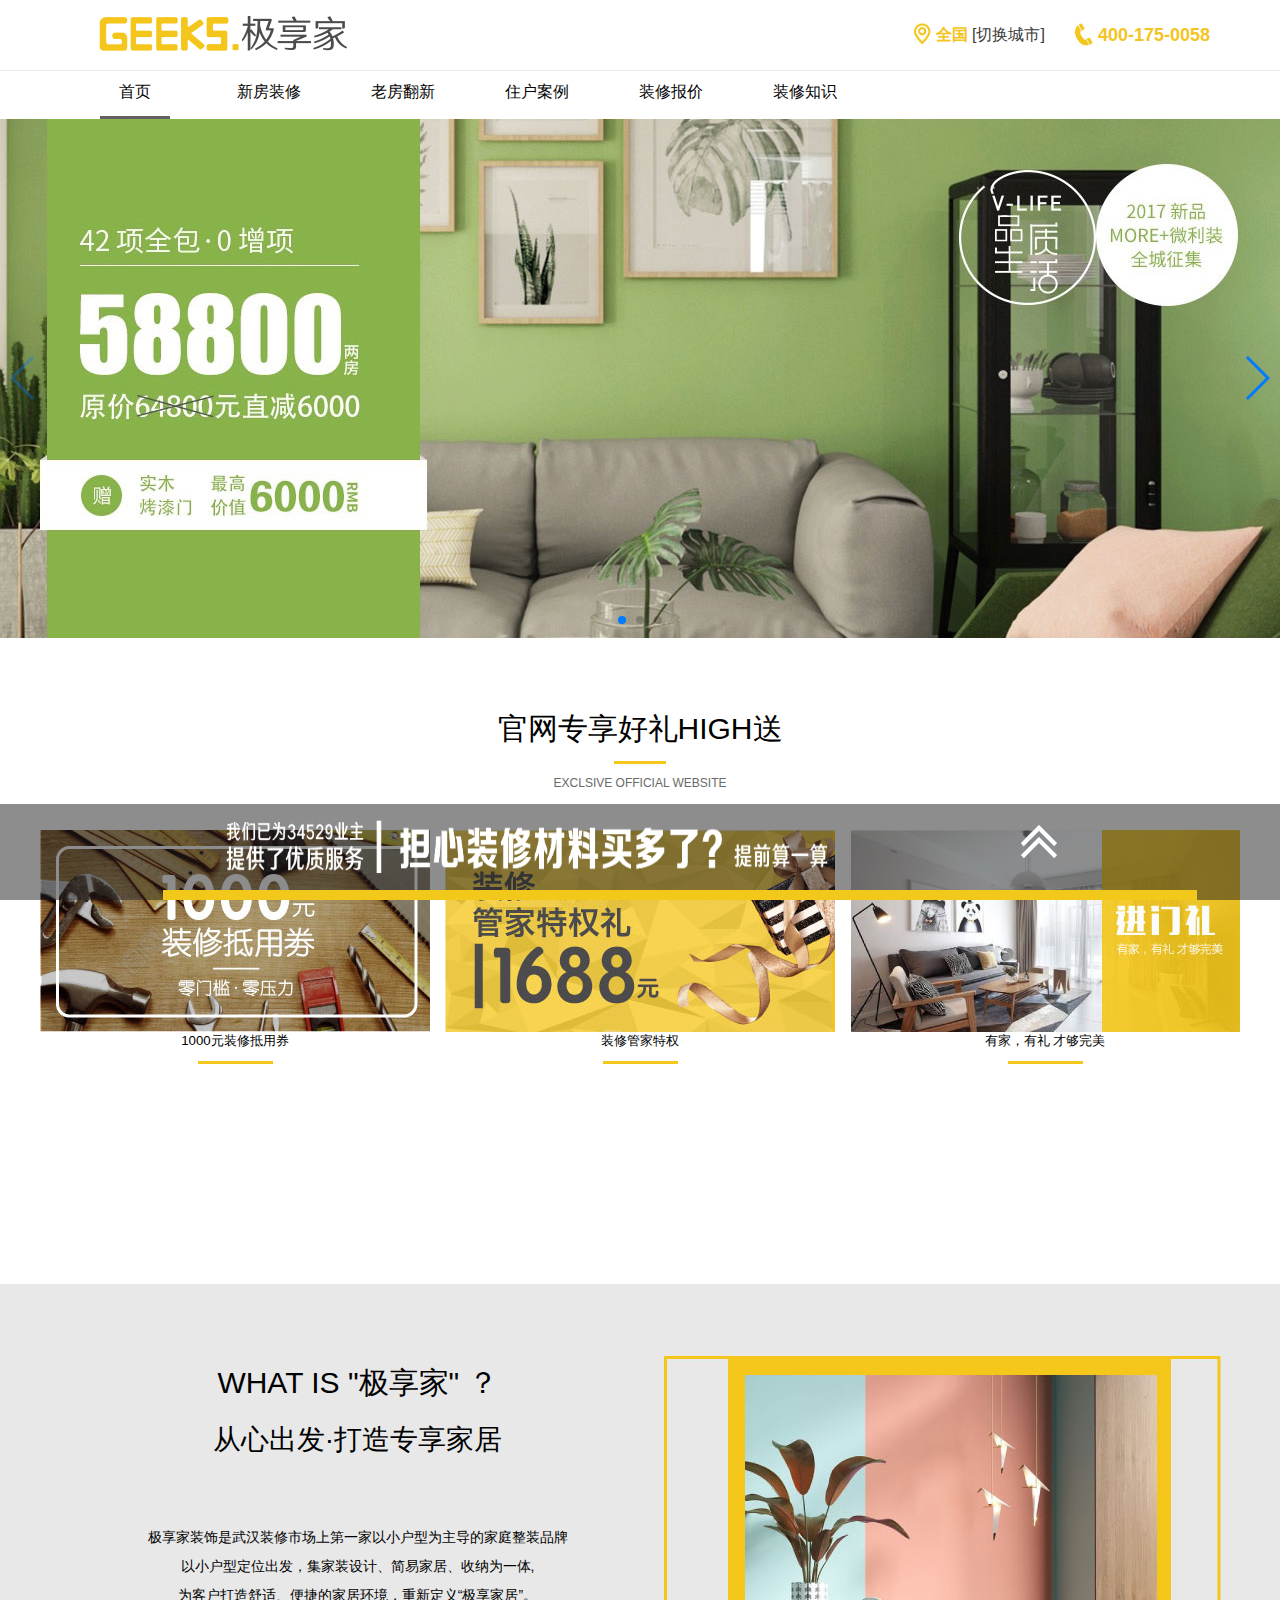
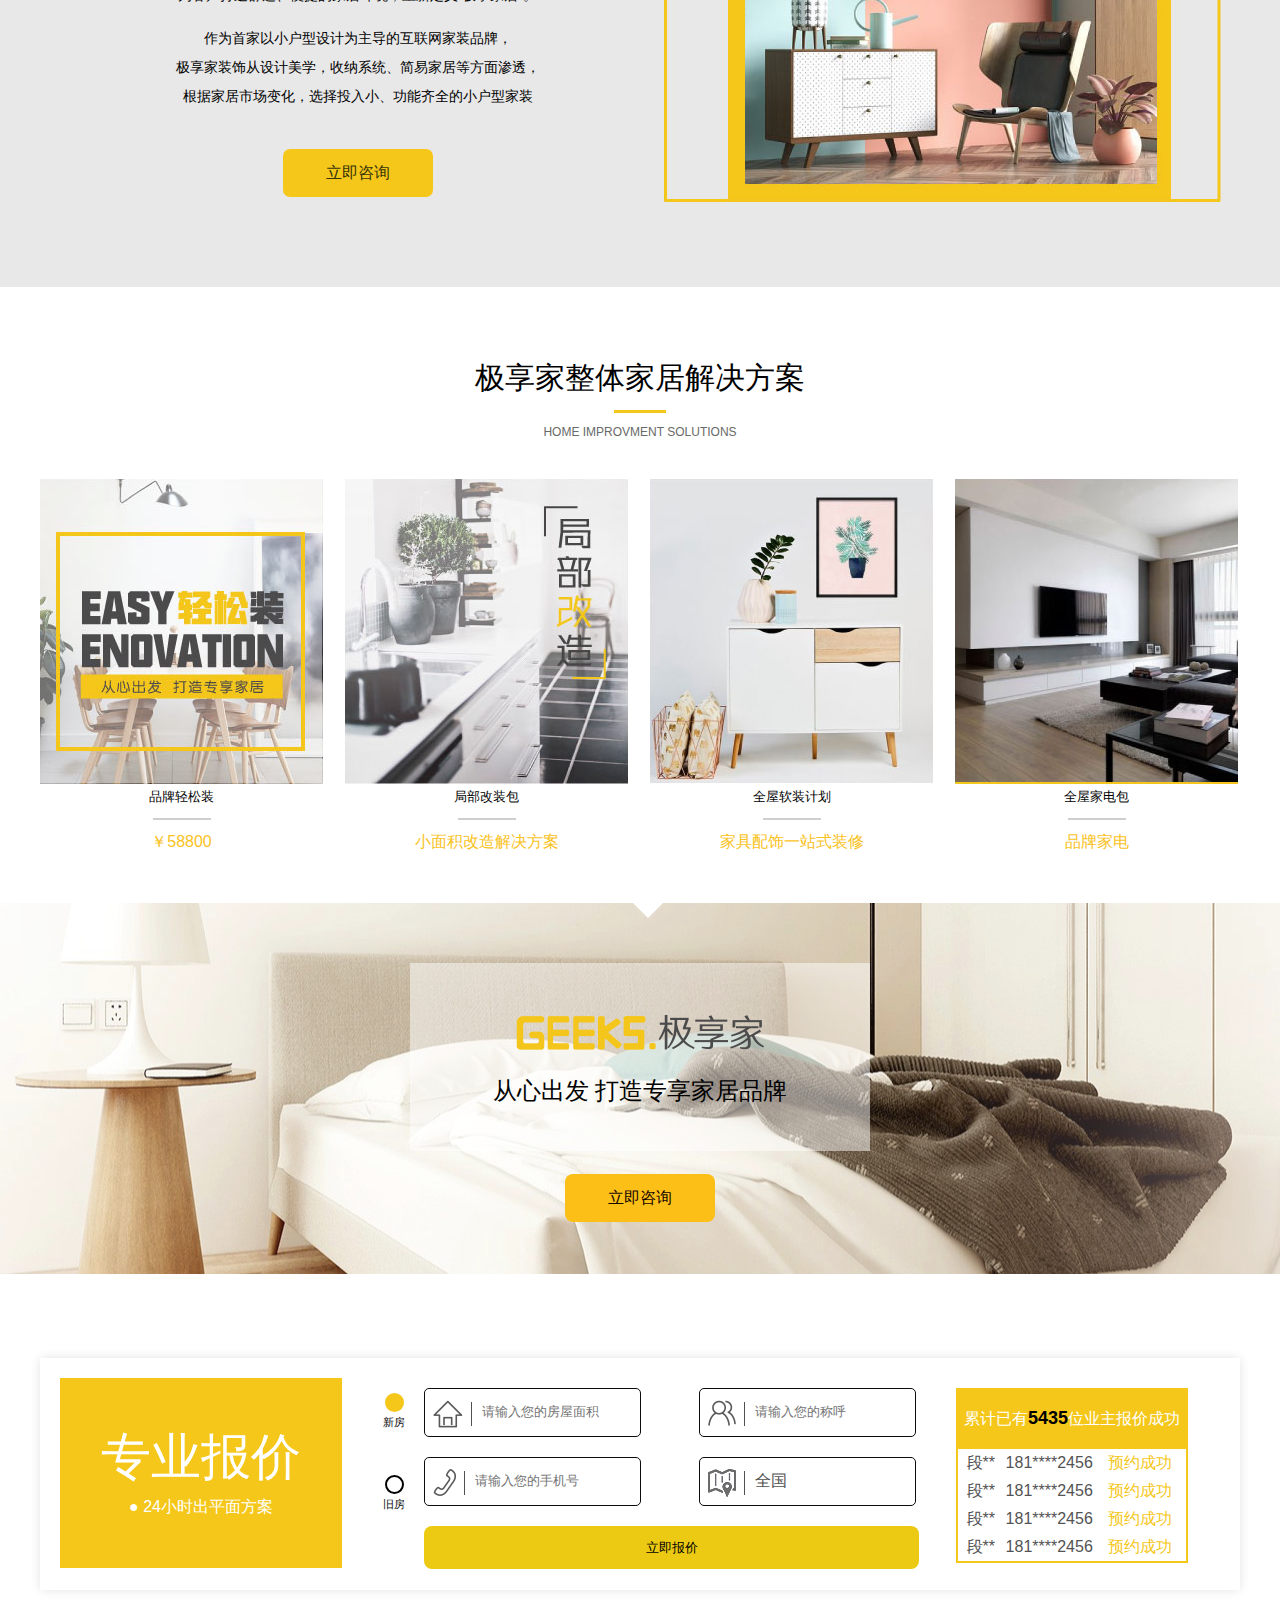
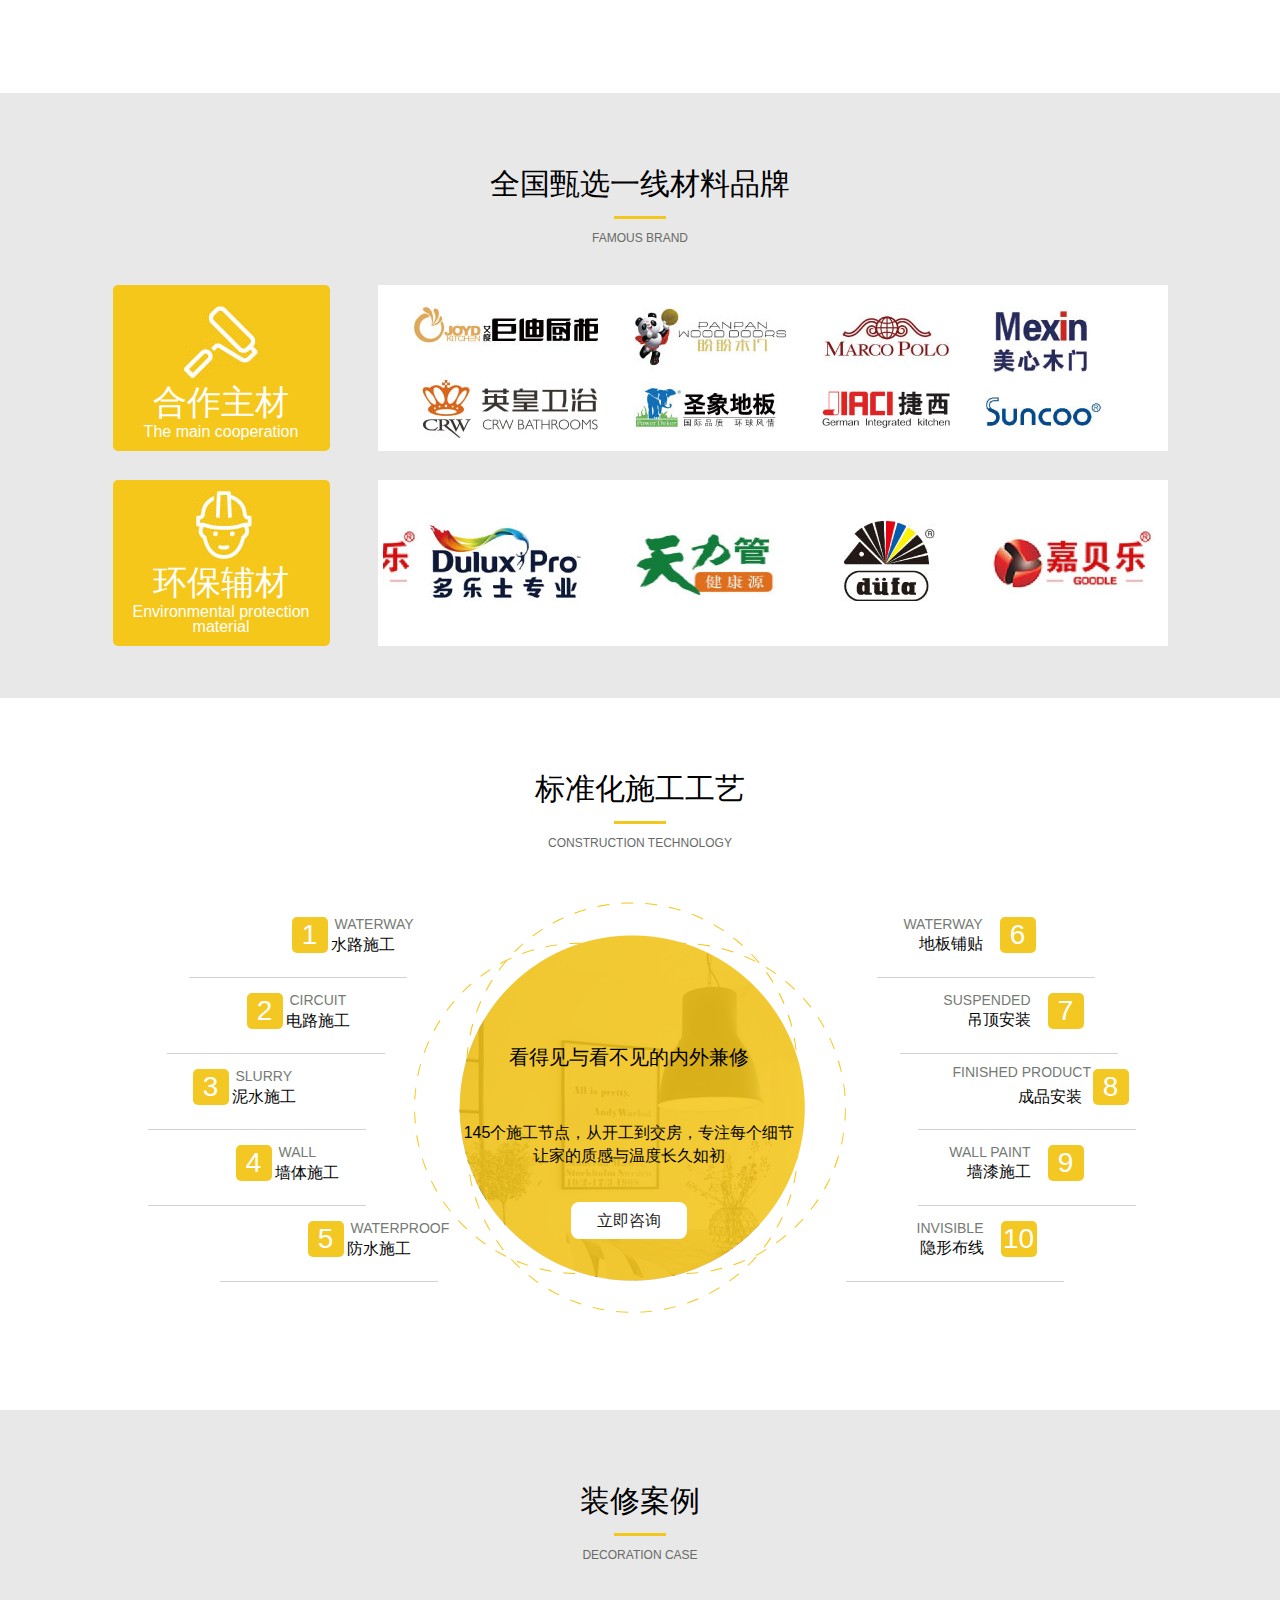
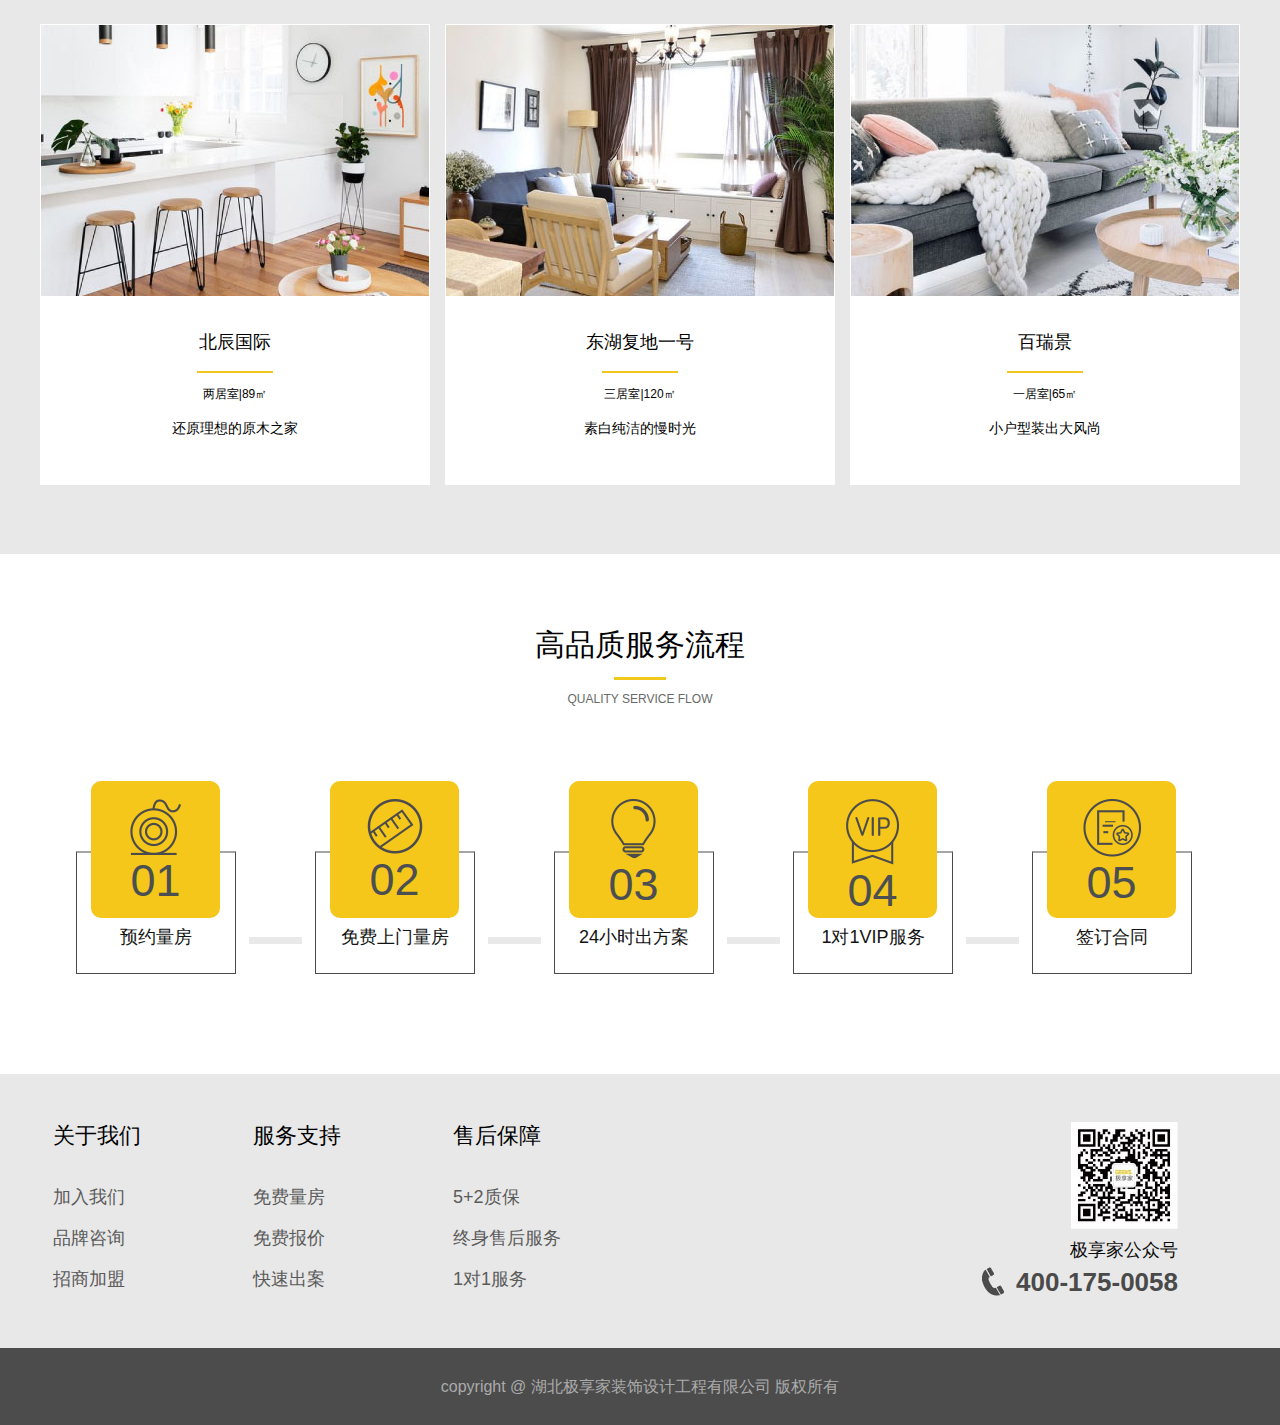
<file: index.html>
<!DOCTYPE html>
<html lang="en">
<head>
    <meta charset="UTF-8">
    <title>极享家，只为你住的安心,http://www.54jxj.com</title>
    <link rel="shortcut icon" href="font/favicon.ico" />
    <meta name="Keywords" content="极享家,极享家官网,新房装修，老房翻新，室内设计，家居装潢，湖北装修公司，湖北家装公司">
    <meta name="description" content="极享家是一家专做老房改造与翻新，精装房升级，局部改造为主和新房装修的服务型公司，优选报价拒绝超预算，专注于房屋改造、房屋装修，优质服务、诚信装，始终保障业主装修每一步，从心出发打造专属家居，武汉地区统一咨询热线13871401470。"/>
    <meta name="viewport" content="width=device-width, initial-scale=1, minimum-scale=1, maximum-scale=1">
    <link type="text/css" rel="stylesheet" href="css/style.css"/>
    <link type="text/css" rel="stylesheet" href="css/header.css"/>
    <link type="text/css" rel="stylesheet" href="css/swiper.min.css"/>
    <link type="text/css" rel="stylesheet" href="css/index.css"/>
    <link type="text/css" rel="stylesheet" href="css/footer.css"/>
    <link type="text/css" rel="stylesheet" href="css/jisuanqiNew.css"/>
    <link type="text/css" rel="stylesheet" href="css/animate.css"/>
    <link type="text/css" rel="stylesheet" href="css/animation.css"/>
    <script src="js/jquery-1.8.0.js"></script>
    <!--<script src="js/swiper.min.js"></script>-->
    <script src="js/swiper.jquery.min.js"></script>
    <script src="js/header-hover.js"></script>
    <script src="js/textScroll.js"></script>
    <script src="js/index.js"></script>
    <script src="js/popup.js"></script>
    <script src="js/scroll_animation.js"></script>
</head>
<body>
    <!--header-->
    <div class="header">
        <div class="top">
            <div class="inner clearfix">
                <a class="logo" href="index.html">
                    <img src="images/logo.png" alt="极享家，只为你住的安心" title="极享家，只为你住的安心"/>
                </a>
                <ul class="message">
                    <li>
                        <img src="images/ding.png"/>
                        <span class="city">全国</span>
                        <span class="selec">[切换城市]</span>
                        <div class="has-area">
                            <ul>
                            </ul>
                        </div>
                    </li>
                    <li>
                        <img src="images/phone.png"/>
                        <span class="phone">400-175-0058</span>
                    </li>
                </ul>
            </div>
        </div>
        <div class="nav" id="nav">
            <ul class="inner clearfix">
                <li class="active"><a href="index.html">首页</a><span></span></li>
                <li><a href="xinfang.html">新房装修</a><span></span></li>
                <li><a href="laofang.html">老房翻新</a><span></span></li>
                <li><a href="zhuhuanli.html">住户案例</a><span></span></li>
                <li><a href="baojia.html">装修报价</a><span></span></li>
                <li><a href="zhishi.html">装修知识</a><span></span></li>
            </ul>
        </div>
    </div>
    <!--banner-->
    <div class="swiper-container banner" id="banner">
        <!-- Swiper -->
        <div class="swiper-wrapper">
            <div class="swiper-slide swiper-slide1"><a href="zhuhuanli.html"></a></div>
            <div class="swiper-slide swiper-slide2"><a href="baojia.html"></a></div>
            <div class="swiper-slide swiper-slide3"><a href="zhishi.html"></a></div>
        </div>
        <!-- Add Pagination -->
        <div class="swiper-pagination"></div>
        <!-- Add Arrows -->
        <div class="swiper-button-next"></div>
        <div class="swiper-button-prev"></div>    </div>
    <!--banner IE9以下浏览器-->
    <div class="IE8">
        <!--[if lt IE 9]>
        <style>
            #banner{display:none;}
        </style>
        <div class="bannerIE clearfix center" id="bannerIE">
            <ul class="banner-ul clearfix" id="banner-ul">
                <li class="li li1"><a href="zhuhuanli.html"></a></li>
                <li class="li li2"><a href="baojia.html"></a></li>
                <li class="li li3"><a href="zhishi.html"></a></li>
            </ul>
            <span class="preBtn" id="preBtn">〈</span>
            <span class="nextBtn" id="nextBtn">〉</span>
            <ol class="banner-ol" id="banner-ol"></ol>
        </div>
        <script src="js/tools.js"></script>
        <script src="js/banner-ie.js"></script>
        <![endif]-->
    </div>
    <!--好礼-->
    <div class="haoli animated fadeInUp  pt-page-delay500" id="haoli">
        <div class="inner">
            <div class="page-title">
                <h3>官网专享好礼HIGH送</h3>
                <div class="line"></div>
                <p>EXCLSIVE OFFICIAL WEBSITE</p>
            </div>
            <ul class="picText clearfix">
                <li class="animated fadeInUp pt-page-delay700">
                    <div class="img">
                        <img src="images/haoli-img_03.png"/>
                    </div>
                    <h5>1000元装修抵用券</h5>
                    <div class="line"></div>
                    <span class="liji">立即领取</span>
                </li>
                <li class="animated fadeInUp pt-page-delay900">
                    <div class="img">
                        <img src="images/haoli-img_05.png"/>
                    </div>
                    <h5>装修管家特权</h5>
                    <div class="line"></div>
                    <span class="liji">立即领取</span>
                </li>
                <li class="animated fadeInUp pt-page-delay1000">
                    <div class="img">
                        <img src="images/haoli-img_07.png"/>
                    </div>
                    <h5>有家，有礼  才够完美</h5>
                    <div class="line"></div>
                    <span class="liji">立即领取</span>
                </li>
            </ul>
        </div>
    </div>
    <!--家居-->
    <div class="jiaju">
        <div class="inner clearfix">
            <div class="text">
                <h2>WHAT IS "极享家" ？</h2>
                <h2>从心出发·打造专享家居</h2>
                <p class="p1">极享家装饰是武汉装修市场上第一家以小户型为主导的家庭整装品牌<br/>以小户型定位出发，集家装设计、简易家居、收纳为一体,<br/>为客户打造舒适、便捷的家居环境，重新定义“极享家居”。</p>
                <p class="p2">作为首家以小户型设计为主导的互联网家装品牌，<br/>极享家装饰从设计美学，收纳系统、简易家居等方面渗透，<br/>根据家居市场变化，选择投入小、功能齐全的小户型家装</p>
                <a href="#">立即咨询</a>
            </div>
            <div class="pic">
                <img src="images/jiaju-img_03.png"/>
            </div>
        </div>
    </div>
    <!--方案-->
    <div class="fangan">
        <div class="inner">
            <div class="page-title">
                <h3>极享家整体家居解决方案</h3>
                <div class="line"></div>
                <p>HOME IMPROVMENT SOLUTIONS</p>
            </div>
            <ul class="picText clearfix">
                <li>
                    <img src="images/fangan-img1.png"/>
                    <h5>品牌轻松装</h5>
                    <div class="line"></div>
                    <p>￥58800</p>
                </li>
                <li>
                    <img src="images/fangan-img2.png"/>
                    <h5>局部改装包</h5>
                    <div class="line"></div>
                    <p>小面积改造解决方案</p>
                </li>
                <li>
                    <img src="images/fangan-img3.png"/>
                    <h5>全屋软装计划</h5>
                    <div class="line"></div>
                    <p>家具配饰一站式装修</p>
                </li>
                <li>
                    <img src="images/fangan-img4.png"/>
                    <h5>全屋家电包</h5>
                    <div class="line"></div>
                    <p>品牌家电</p>
                </li>
            </ul>
        </div>
    </div>
    <!--专享-->
    <div class="zhuanxiang">
        <div class="wraper">
            <img src="images/logo.png" alt=""/>
            <h2>从心出发 打造专享家居品牌</h2>
        </div>
        <a href="#">立即咨询</a>
    </div>
    <!--报价-->
    <div class="baojia" id="baojia">
        <div class="inner clearfix">
            <div class="txt">
                <h3>专业报价</h3>
                <p>●  24小时出平面方案</p>
            </div>
            <form class="cont">
                <ul class="select" id="select-xinjiu">
                    <li class="active xin_wrap">
                        <span id="baojia_xin"></span>
                        <h6>新房</h6>
                    </li>
                    <li class="jiu_wrap">
                        <span id="baojia_jiu"></span>
                        <h6>旧房</h6>
                    </li>
                </ul>
                <div class="right">
                    <label class="clearfix">
                        <img src="images/baojia-ico1.png"/>
                        <span></span>
                        <input type="text" placeholder="请输入您的房屋面积" maxlength="4" id="BJmianji"/>
                    </label>
                    <label class="clearfix">
                        <img src="images/baojia-ico2.png"/>
                        <span></span>
                        <input type="text" placeholder="请输入您的称呼" maxlength="6" id="BJname"/>
                    </label>
                    <label class="clearfix">
                        <img src="images/baojia-ico3.png"/>
                        <span></span>
                        <input type="text" placeholder="请输入您的手机号" maxlength="11" id="BJnumber"/>
                    </label>
                    <!--<label class="clearfix">
                        <input type="text" placeholder="请输入验证号码" id="BJrandnum"/>
                        <button type="button" class="yanzheng">验证号码</button>
                    </label>-->
                    <label class="clearfix BJ-quyu">
                        <img src="images/baojia-ico4.png"/>
                        <span></span>
                        <div id="BJ-area" class="input">全国</div>
                            <ul class="select-quyu">
                                <li>全国</li>
                            </ul>
                    </label>
                    <button type="button" class="jisuan" id="liji-baojia">立即报价</button>
                </div>
            </form>
            <div class="people" id="people">
                <div class="thead">累计已有<strong>5435</strong>位业主报价成功</div>
                <div class="people-cont" id="people-cont">
                    <ul>
                        <li><span>段**</span><span>181****2456</span><span>预约成功</span></li>
                        <li><span>段**</span><span>181****2456</span><span>预约成功</span></li>
                        <li><span>段**</span><span>181****2456</span><span>预约成功</span></li>
                        <li><span>段**</span><span>181****2456</span><span>预约成功</span></li>
                    </ul>
                </div>
            </div>
        </div>
    </div>
    <!--品牌-->
    <div class="pingpai" id="pingpai">
        <div class="wraper clearfix">
            <div class="page-title">
                <h3>全国甄选一线材料品牌</h3>
                <div class="line"></div>
                <p>FAMOUS BRAND</p>
            </div>
            <ul class="ping">
                <li>
                    <img src="images/pingpai-ico_01.png"/>
                    <h4>合作主材</h4>
                    <p>The main cooperation</p>
                </li>
                <li>
                    <img src="images/pingpai-ico_02.png"/>
                    <h4>环保辅材</h4>
                    <p>Environmental protection material</p>
                </li>
            </ul>
            <div class="pai">
                <div class="ul-wrap1">
                    <ul class="ul-1 clearfix">
                        <li><a href="#"><img src="images/pingpai-img-_03.png"/></a></li>
                        <li><a href="#"><img src="images/pingpai-img-_05.png"/></a></li>
                        <li><a href="#"><img src="images/pingpai-img-_07.png"/></a></li>
                        <li><a href="#"><img src="images/pingpai-img-_09.png"/></a></li>
                        <li><a href="#"><img src="images/pingpai-img-_15.png"/></a></li>
                        <li><a href="#"><img src="images/pingpai-img-_16.png"/></a></li>
                        <li><a href="#"><img src="images/pingpai-img-_17.png"/></a></li>
                        <li><a href="#"><img src="images/pingpai-img-_14.png"/></a></li>
                    </ul>
                </div>
                <div class="ul-wrap2">
                    <div class="ul-wrap">
                        <ul class="ul-2 clearfix">
                            <li><a href="#"><img src="images/pingpai-img2-_08.png"></a></li>
                            <li><a href="#"><img src="images/pingpai-img2-_03.png"></a></li>
                            <li><a href="#"><img src="images/pingpai-img2-_04.png"></a></li>
                            <li><a href="#"><img src="images/pingpai-img2-_05.png"></a></li>
                        </ul>
                    </div>
                </div>
            </div>
        </div>
    </div>
    <!--工艺-->
    <div class="gongyi">
        <div class="wraper clearfix">
            <div class="page-title">
                <h3>标准化施工工艺</h3>
                <div class="line"></div>
                <p>CONSTRUCTION TECHNOLOGY</p>
            </div>
            <div class="cont clearfix">
                <ul class="left clearfix">
                    <li class="one">
                        <div class="txt clearfix">
                            <span>1</span>
                            <p>WATERWAY</p>
                            <h5>水路施工</h5>
                        </div>
                    </li>
                    <li class="two">
                        <div class="txt clearfix">
                            <span>2</span>
                            <p>CIRCUIT</p>
                            <h5>电路施工</h5>
                        </div>
                    </li>
                    <li class="three">
                        <div class="txt clearfix">
                            <span>3</span>
                            <p>SLURRY</p>
                            <h5>泥水施工</h5>
                        </div>
                    </li>
                    <li class="four">
                        <div class="txt clearfix">
                            <span>4</span>
                            <p>WALL</p>
                            <h5>墙体施工</h5>
                        </div>
                    </li>
                    <li class="five">
                        <div class="txt clearfix">
                            <span>5</span>
                            <p>WATERPROOF</p>
                            <h5>防水施工</h5>
                        </div>
                    </li>
                </ul>
                <div class="pic">
                    <h5>看得见与看不见的内外兼修</h5>
                    <p>145个施工节点，从开工到交房，专注每个细节让家的质感与温度长久如初</p>
                    <a href="#">立即咨询</a>
                </div>
                <ul class="right clearfix">
                    <li class="one">
                        <div class="txt clearfix">
                            <span>6</span>
                            <p>WATERWAY</p>
                            <h5>地板铺贴</h5>
                        </div>
                    </li>
                    <li class="two">
                        <div class="txt clearfix">
                            <span>7</span>
                            <p>SUSPENDED</p>
                            <h5>吊顶安装</h5>
                        </div>
                    </li>
                    <li class="three">
                        <div class="txt clearfix">
                            <span>8</span>
                            <p>FINISHED PRODUCT</p>
                            <h5>成品安装</h5>
                        </div>
                    </li>
                    <li class="four">
                        <div class="txt clearfix">
                            <span>9</span>
                            <p>WALL PAINT</p>
                            <h5>墙漆施工</h5>
                        </div>
                    </li>
                    <li class="five">
                        <div class="txt clearfix">
                            <span>10</span>
                            <p>INVISIBLE</p>
                            <h5>隐形布线</h5>
                        </div>
                    </li>
                </ul>
            </div>
        </div>
    </div>
    <!--案例-->
    <div class="anli">
        <div class="inner">
            <div class="page-title">
                <h3>装修案例</h3>
                <div class="line"></div>
                <p>DECORATION CASE</p>
            </div>
            <ul class="cont clearfix">
                <li>
                    <a href="xiangqing.html">
                        <div class="img">
                            <img src="images/anli-img_03.png"/>
                            <div class="light-box"></div>
                        </div>
                        <h4><a href="xiangqing.html">北辰国际</a></h4>
                        <div class="line"></div>
                        <h6>两居室|89㎡</h6>
                        <p>还原理想的原木之家</p>
                    </a>
                </li>
                <li>
                    <a href="xiangqing.html">
                        <div class="img">
                            <img src="images/anli-img_05.png"/>
                            <div class="light-box"></div>
                        </div>
                        <h4><a href="xiangqing.html">东湖复地一号</a></h4>
                        <div class="line"></div>
                        <h6>三居室|120㎡</h6>
                        <p>素白纯洁的慢时光</p>
                    </a>
                </li>
                <li>
                    <a href="xiangqing.html">
                        <div class="img">
                            <img src="images/anli-img_08.png"/>
                            <div class="light-box"></div>
                        </div>
                        <h4><a href="xiangqing.html">百瑞景</a></h4>
                        <div class="line"></div>
                        <h6>一居室|65㎡</h6>
                        <p>小户型装出大风尚</p>
                    </a>
                </li>
            </ul>
        </div>
    </div>
    <!--流程-->
    <div class="liucheng">
        <div class="inner">
            <div class="page-title">
                <h3>高品质服务流程</h3>
                <div class="line"></div>
                <p>QUALITY SERVICE FLOW</p>
            </div>
            <ul class="cont clearfix">
               <li class="li">
                   <div class="top">
                       <img src="images/liucheng-img1.png"/>
                       <p>01</p>
                   </div>
                   <div class="bg">
                       <h6>预约量房</h6>
                   </div>
               </li>
               <li class="heng"></li>
               <li class="li">
                   <div class="top">
                       <img src="images/liucheng-img2.png"/>
                       <p>02</p>
                   </div>
                   <div class="bg">
                       <h6>免费上门量房</h6>
                   </div>
               </li>
               <li class="heng"></li>
               <li class="li">
                   <div class="top">
                       <img src="images/liucheng-img3.png"/>
                       <p>03</p>
                   </div>
                   <div class="bg">
                       <h6>24小时出方案</h6>
                   </div>
               </li>
               <li class="heng"></li>
                <li class="li">
                    <div class="top">
                        <img src="images/liucheng-img4.png"/>
                        <p>04</p>
                    </div>
                    <div class="bg">
                        <h6>1对1VIP服务</h6>
                    </div>
                </li>
                <li class="heng"></li>
                <li class="li">
                    <div class="top">
                        <img src="images/liucheng-img5.png"/>
                        <p>05</p>
                    </div>
                    <div class="bg">
                        <h6>签订合同</h6>
                    </div>
                </li>
            </ul>
    </div>
    </div>
    <!--footer-->
    <div class="footer">
        <div class="inner clearfix">
            <div class="siteMap">
                <dl>
                    <dt><a href="#">关于我们</a></dt>
                    <dd><a href="#">加入我们</a></dd>
                    <dd><a href="#">品牌咨询</a></dd>
                    <dd><a href="#">招商加盟</a></dd>
                </dl>
                <dl>
                    <dt><a href="#">服务支持</a></dt>
                    <dd><a href="#">免费量房</a></dd>
                    <dd><a href="#">免费报价</a></dd>
                    <dd><a href="#">快速出案</a></dd>
                </dl>
                <dl>
                    <dt><a href="#">售后保障</a></dt>
                    <dd><a href="#">5+2质保</a></dd>
                    <dd><a href="#">终身售后服务</a></dd>
                    <dd><a href="#">1对1服务</a></dd>
                </dl>
            </div>
            <div class="weixin">
                <img src="images/weixin.png" class="gzh"/>
                <h5>极享家公众号</h5>
                <div class="tel">
                    <img src="images/footer-img.png"/>
                    <p>400-175-0058</p>
                </div>
            </div>
        </div>
    </div>
    <!--bottom-->
    <div class="bottom">copyright @ 湖北极享家装饰设计工程有限公司 版权所有</div>
    <!-- 底部弹框 -->
    <div class="jisuanqi" id="jisuanqi">
        <div class="inner .clearfix">
            <div class="JSQtitle">
                <div class="left">
                    <img src="images/img/title1.png" alt=""/>
                </div>
                <div class="goTop"></div>
                <div class="goBot"></div>
            </div>

            <form action="/home/suan" method="post" id="form" class="clearfix">
                <!--{{csrf_field()}}-->
            </form>
        </div>
    </div>

    <!--模态框背景-->
    <div class="modal-bg" id="modal-bg"></div>
    <!--模态框-->
    <form class="modal" id="modal" action="/home/" method="post">
        <img src="images/logo.png"/>
        <input type="text" placeholder="请输入您的称呼" value="请输入您的称呼" maxlength="6" id="lingqu-name"/>
        <input type="text" placeholder="请输入您的手机号" value="请输入您的手机号" maxlength="11" id="lingqu-number"/>
        <button type="button" id="ling">立即领取</button>
        <span class="close-btn" id="close">Ｘ</span>
    </form>
    <!--IE9 以下 模态框-->
    <!--[if lt IE 9]>
        <style>
            #modal{display:none;border:5px solid #000;}
        </style>
    <![endif]-->
    <!--IE8以下浏览器提示-->
    <div class="IE7">
        <!--[if lt IE 8]>
        <style type="text/css">
            /*#ie{display:block;}*/     /*对IE显示特定模块*/
            /*.header,.banner,.haoli,.jiaju,.fangan,.zhuanxiang,.baojia,.pingpai,.gongyi,.anli,.liucheng,.footer,.bottom,.jisuanqi{display:none;}*/
        </style>
        <div id="ie">
            <div id="ie-body">
                <br /><br />
                <center>
                    <p><br /><br /><br />欢迎光临极享家</p>
                    <p>您正在使用一个落后的浏览器浏览网页</p>
                    <p>本站无法在 IE 8 以下版本的 IE 系列浏览器中正常访问。</p>
                    <p>为了获得更好的浏览体验, 请升级到更高级的浏览器，或转换到另一些浏览器，本站将能为您提供更好的服务。</p>
                    <p>本站推荐使用以下浏览器：Firefox, Chrome, Opera, Safari </p>
                    <p>您也可以直接移步到极享家官网www.54jxj.com</p>
                    <p><br>Copyright &copy; 2017. 极享家 . All Rights Reserved.</p>
                </center>
            </div>
        </div>
        <![endif]-->
    </div>
</body>
<!-- Initialize Swiper -->
<script>
    var swiper = new Swiper('.swiper-container', {
        pagination: '.swiper-pagination',
        nextButton: '.swiper-button-next',
        prevButton: '.swiper-button-prev',
        paginationClickable: true,
        spaceBetween: 30,
        centeredSlides: true,
        autoplay: 2500,
        autoplayDisableOnInteraction: false,
        slidesPerView: 1,
        loop: false
    });
</script>
<!--百度推送-->
<script>
    (function(){
        var bp=document.createElement("script");
        var curProtocol=window.location.protocol.split(":")	[0];
        if(curProtocol==="https"){
            bp.src='https://zz.bdstatic.com/linksubmit/push.js';
        }else{
            bp.src='http://push.zhanzhang.baidu.com/push.js';
        }
        var s=document.getElementsByTagName("script")[0];
        s.parentNode.insertBefore(bp,s);
    })();
</script>
<!--textScroll-->
<script>
    $(function() {
        $('#people-cont').vTicker({
            speed: 500,
            pause: 2000,
            animation: 'fade',
            mousePause: true,
            showItems:4,
            direction:"up"
        });
    });
</script>

</html>
</file>
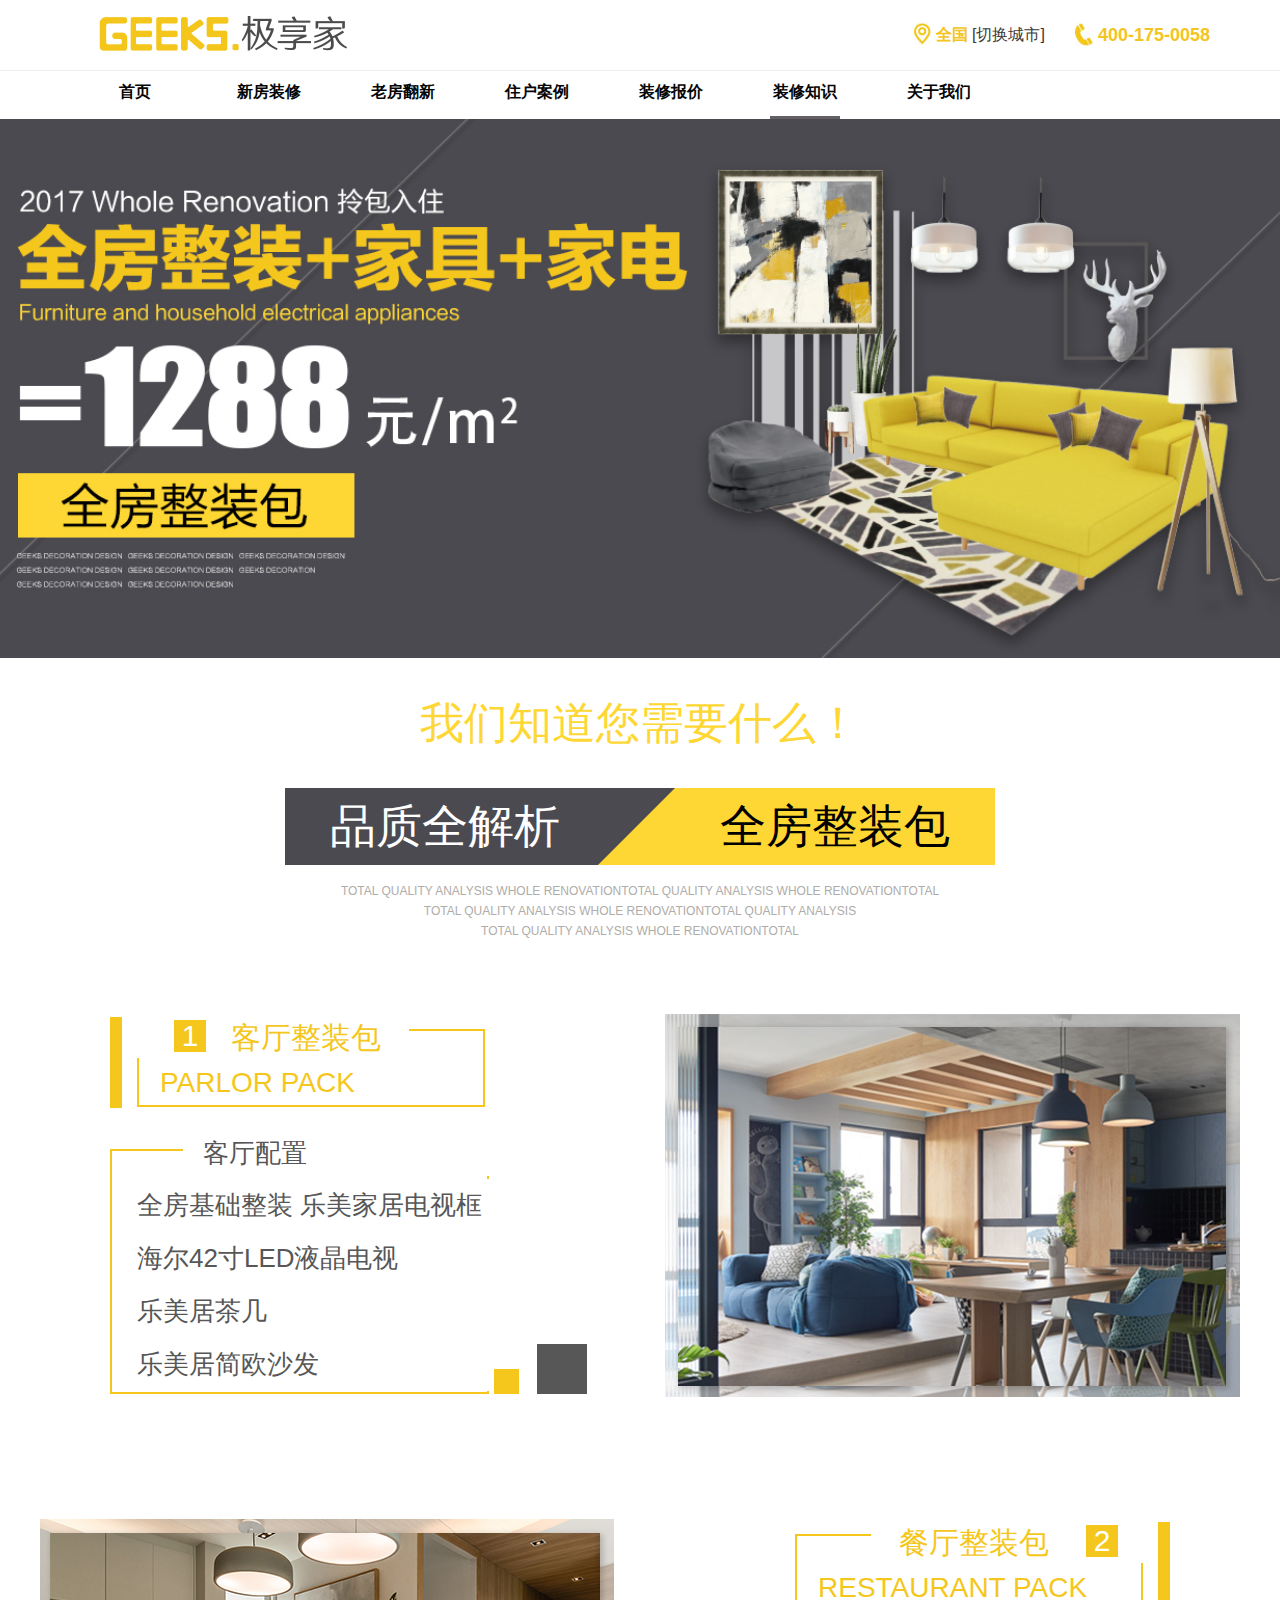
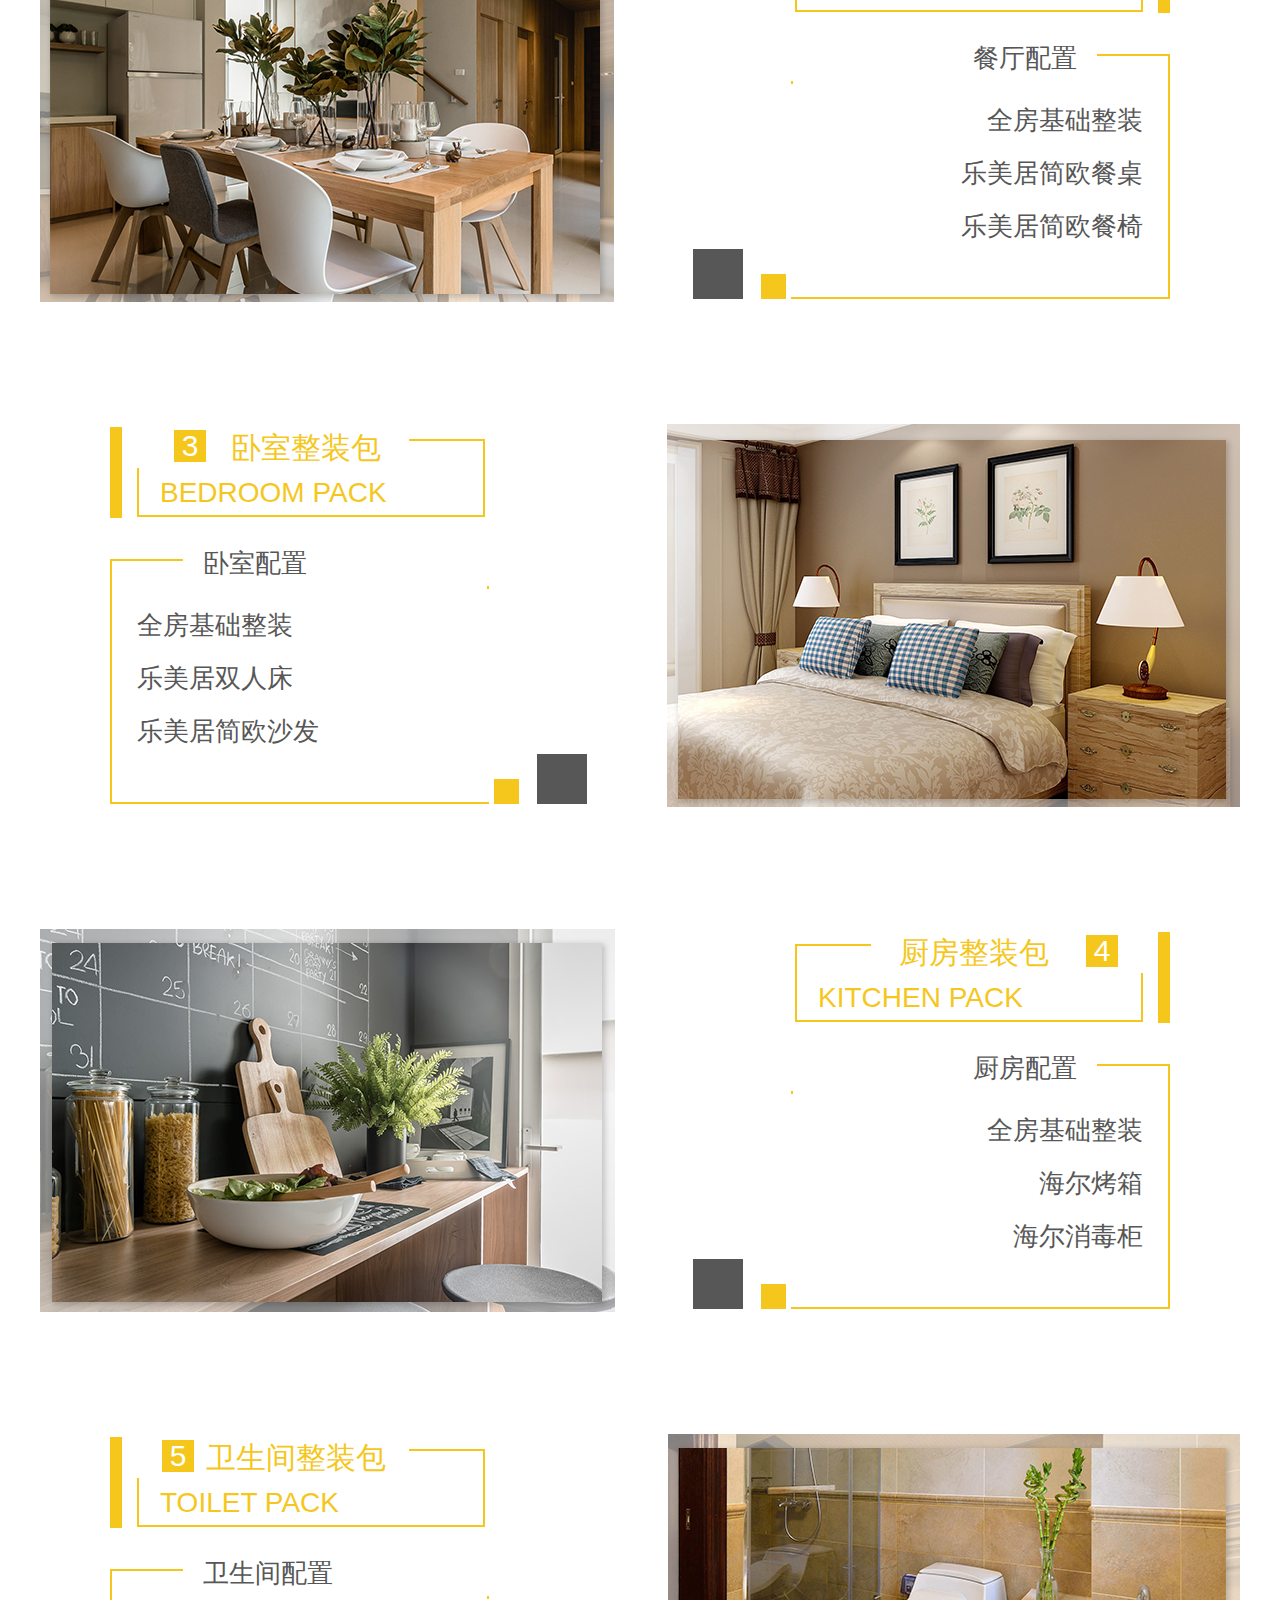
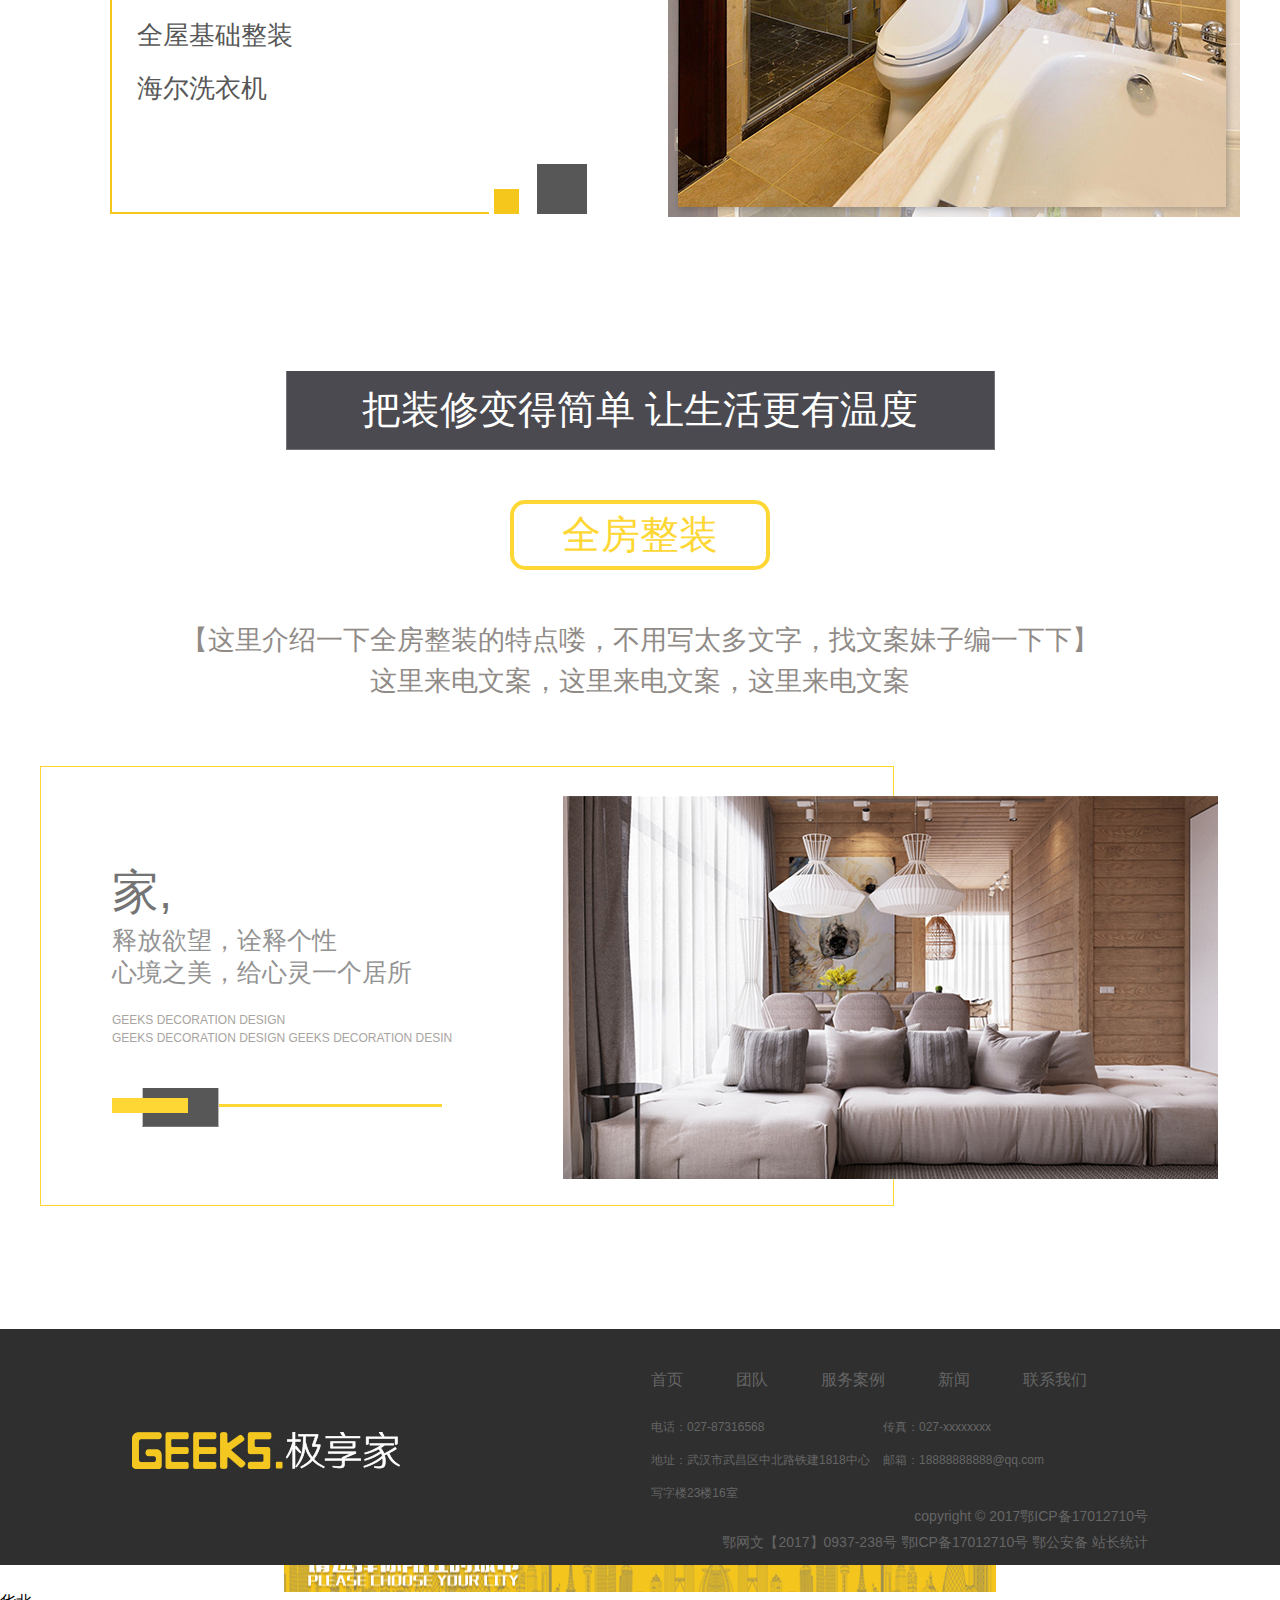
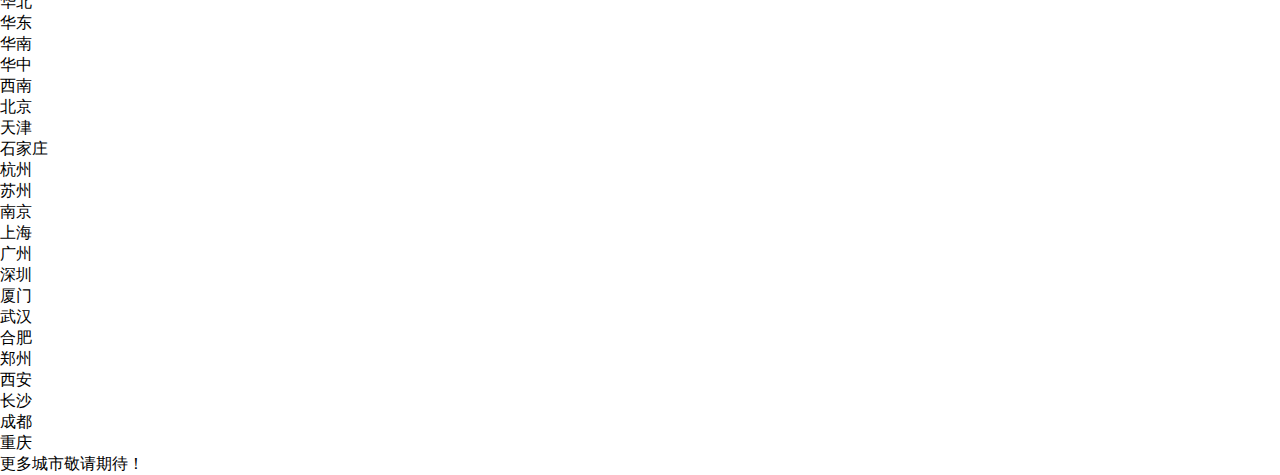
<file: 1288.html>
<!DOCTYPE html>
<html lang="en">
<head>
    <meta charset="UTF-8">
    <title>装修1288</title>
    <meta name="viewport" content="width=device-width, initial-scale=1, minimum-scale=1, maximum-scale=1">
    <link type="text/css" rel="stylesheet" href="css/style.css"/>
    <link type="text/css" rel="stylesheet" href="css/header.css"/>
    <link type="text/css" rel="stylesheet" href="css/1288.css"/>
    <link type="text/css" rel="stylesheet" href="css/footer2.css"/>
    <link type="text/css" rel="stylesheet" href="css/animate.css"/>
    <script src="js/jquery.min.1.8.3.js"></script>
    <script src="js/header-hover.js"></script>
    <script src="js/header-popup.js"></script>
</head>
<body>
    <!--header-->
    <div class="header">
        <div class="top">
            <div class="inner clearfix">
                <h1>
                    <a class="logo" href="index.html">
                        <img src="images/logo.png" alt="极享家，只为你住的安心" title="极享家，只为你住的安心"/>
                    </a>
                </h1>
                <ul class="message">
                    <li>
                        <img src="images/ding.png" alt="极享家装饰全国位置分布"/>
                        <span class="city">全国</span>
                        <span class="selec">[切换城市]</span>
                    </li>
                    <li>
                        <img src="images/phone.png"/>
                        <span class="phone">400-175-0058</span>
                    </li>
                </ul>
            </div>
        </div>
        <div class="nav" id="nav">
            <ul class="inner clearfix">
                <li><a href="index.html" target="_blank"><strong>首页</strong></a><span></span></li>
                <li><a href="xinfang.html" target="_blank"><strong>新房装修</strong></a><span></span></li>
                <li><a href="laofang.html" target="_blank"><strong>老房翻新</strong></a><span></span></li>
                <li><a href="zhuhuanli.html" target="_blank"><strong>住户案例</strong></a><span></span></li>
                <li><a href="baojia.html" target="_blank"><strong>装修报价</strong></a><span></span></li>
                <li class="active"><a href="zhishi.html" target="_blank"><strong>装修知识</strong></a><span></span></li>
                <li><a href="about.html" target="_blank"><strong>关于我们</strong></a><span></span></li>
            </ul>
        </div>
    </div>
    <!--banner-->
    <div class="banner" style="background:url('images/images3/banner-1288.png') no-repeat center;background-size:cover;"></div>
    <!--section0-->
    <div class="section0">
        <div class="inner">
            <h2>我们知道您需要什么！</h2>
            <div class="square clearfix">
                <h3 class="l">品质全解析</h3>
                <h3 class="r">全房整装包</h3>
            </div>
            <p>
                Total quality analysis  Whole RenovationTotal quality analysis Whole RenovationTotal<br/>
                Total quality analysis  Whole RenovationTotal quality analysis<br/>
                Total quality analysis  Whole RenovationTotal
            </p>
        </div>
    </div>
    <!--section1-->
    <div class="section section1 ">
        <div class="inner clearfix">
            <div class="text">
                <div class="top clearfix">
                    <div class="tit">
                        <span>1</span>
                        <h3>客厅整装包</h3>
                    </div>
                    <div class="bg">
                        <h4>PARLOR PACK</h4>
                    </div>
                </div>
                <div class="bot">
                    <div class="bg">
                        <h5 class="tit">客厅配置</h5>
                        <p>全房基础整装    乐美家居电视框<br>海尔42寸LED液晶电视<br>乐美居茶几<br>乐美居简欧沙发</p>
                    </div>
                </div>
            </div>
            <div class="pic">
                <img src="images/images3/1288-section_03.png"/>
            </div>
        </div>
    </div>
    <!--section2-->
    <div class="section section2">
        <div class="inner clearfix">
            <div class="text">
                <div class="top clearfix">
                    <div class="tit">
                        <span>2</span>
                        <h3>餐厅整装包</h3>
                    </div>
                    <div class="bg">
                        <h4>RESTAURANT PACK</h4>
                    </div>
                </div>
                <div class="bot">
                    <div class="bg">
                        <h5 class="tit">餐厅配置</h5>
                        <p>全房基础整装<br>乐美居简欧餐桌<br>乐美居简欧餐椅</p>
                    </div>
                </div>
            </div>
            <div class="pic">
                <img src="images/images3/1288-section_07.png"/>
            </div>
        </div>
    </div>
    <!--section3-->
    <div class="section section3">
        <div class="inner clearfix">
            <div class="text">
                <div class="top clearfix">
                    <div class="tit">
                        <span>3</span>
                        <h3>卧室整装包</h3>
                    </div>
                    <div class="bg">
                        <h4>BEDROOM PACK</h4>
                    </div>
                </div>
                <div class="bot">
                    <div class="bg">
                        <h5 class="tit">卧室配置</h5>
                        <p>全房基础整装<br>乐美居双人床<br>乐美居简欧沙发</p>
                    </div>
                </div>
            </div>
            <div class="pic">
                <img src="images/images3/1288-section_10.png"/>
            </div>
        </div>
    </div>
    <!--section4-->
    <div class="section section4">
        <div class="inner clearfix">
            <div class="text">
                <div class="top clearfix">
                    <div class="tit">
                        <span>4</span>
                        <h3>厨房整装包</h3>
                    </div>
                    <div class="bg">
                        <h4>KITCHEN PACK</h4>
                    </div>
                </div>
                <div class="bot">
                    <div class="bg">
                        <h5 class="tit">厨房配置</h5>
                        <p>全房基础整装<br>海尔烤箱<br>海尔消毒柜</p>
                    </div>
                </div>
            </div>
            <div class="pic">
                <img src="images/images3/1288-section_13.png"/>
            </div>
        </div>
    </div>
    <!--section5-->
    <div class="section section5">
        <div class="inner clearfix">
            <div class="text">
                <div class="top clearfix">
                    <div class="tit">
                        <span>5</span>
                        <h3>卫生间整装包</h3>
                    </div>
                    <div class="bg">
                        <h4>TOILET PACK</h4>
                    </div>
                </div>
                <div class="bot">
                    <div class="bg">
                        <h5 class="tit">卫生间配置</h5>
                        <p>全屋基础整装<br>海尔洗衣机</p>
                    </div>
                </div>
            </div>
            <div class="pic">
                <img src="images/images3/1288-section_16.png"/>
            </div>
        </div>
    </div>
    <!--section6-->
    <div class="section6">
        <div class="inner">
            <div class="tit">
                <h2>把装修变得简单  让生活更有温度</h2>
                <h3>全房整装</h3>
                <p>【这里介绍一下全房整装的特点喽，不用写太多文字，找文案妹子编一下下】<br>这里来电文案，这里来电文案，这里来电文案</p>
            </div>
            <div class="cont">
                <div class="text">
                    <h2>家,</h2>
                    <h3>释放欲望，诠释个性<br> 心境之美，给心灵一个居所</h3>
                    <p>GEEKS   Decoration design<br>GEEKS Decoration design  GEEKS Decoration desin</p>
                    <div class="line"></div>
                </div>
                <div class="pic"><img src="images/images3/1288-section6_03.jpg"/></div>
            </div>
        </div>
    </div>
    <!--footer-->
    <div class="footer">
        <div class="inner">
            <img src="images/images/about-logo.png"/>
            <div class="info clearfix">
                <ul class="link clearfix">
                    <li><a href="index.html">首页</a></li>
                    <li><a href="baojia.html">团队</a></li>
                    <li><a href="zhuhuanli.html">服务案例</a></li>
                    <li><a href="zhishi.html">新闻</a></li>
                    <li><a href="about.html">联系我们</a></li>
                </ul>
                <ul class="message clearfix">
                    <li>电话：027-87316568</li>
                    <li>传真：027-xxxxxxxx</li>
                    <li>地址：武汉市武昌区中北路铁建1818中心写字楼23楼16室</li>
                    <li>邮箱：18888888888@qq.com</li>
                </ul>
                <p>copyright © 2017鄂ICP备17012710号</p>
                <p>鄂网文【2017】0937-238号 鄂ICP备17012710号 <a href="#">鄂公安备</a><a href="#"> 站长统计</a></p>
            </div>
        </div>
    </div>

    <!--区域弹窗-->
    <div class="has-area-bg" id="has-area-bg"></div>
    <div class="has-area" id="has-area">
        <div class="top" style="background:url('images/header_area.png') no-repeat center;backgroud-size:cover;">
            <span class="closeArea"><img src="images/popup-close.png"></span>
        </div>
        <div class="area clearfix">
            <div class="region">
                <ul>
                    <li>华北</li>
                    <li>华东</li>
                    <li>华南</li>
                    <li>华中</li>
                    <li>西南</li>
                </ul>
            </div>
            <div class="has-city" id="has-city">
                <ul class="c1 clearfix">
                </ul>
                <ul class="c2 clearfix"></ul>
                <ul class="c3 clearfix"></ul>
                <ul class="c4 clearfix"></ul>
                <ul class="c5 clearfix"></ul>
            </div>
        </div>
        <p>更多城市敬请期待！</p>
    </div>
</body>
</html>
</file>
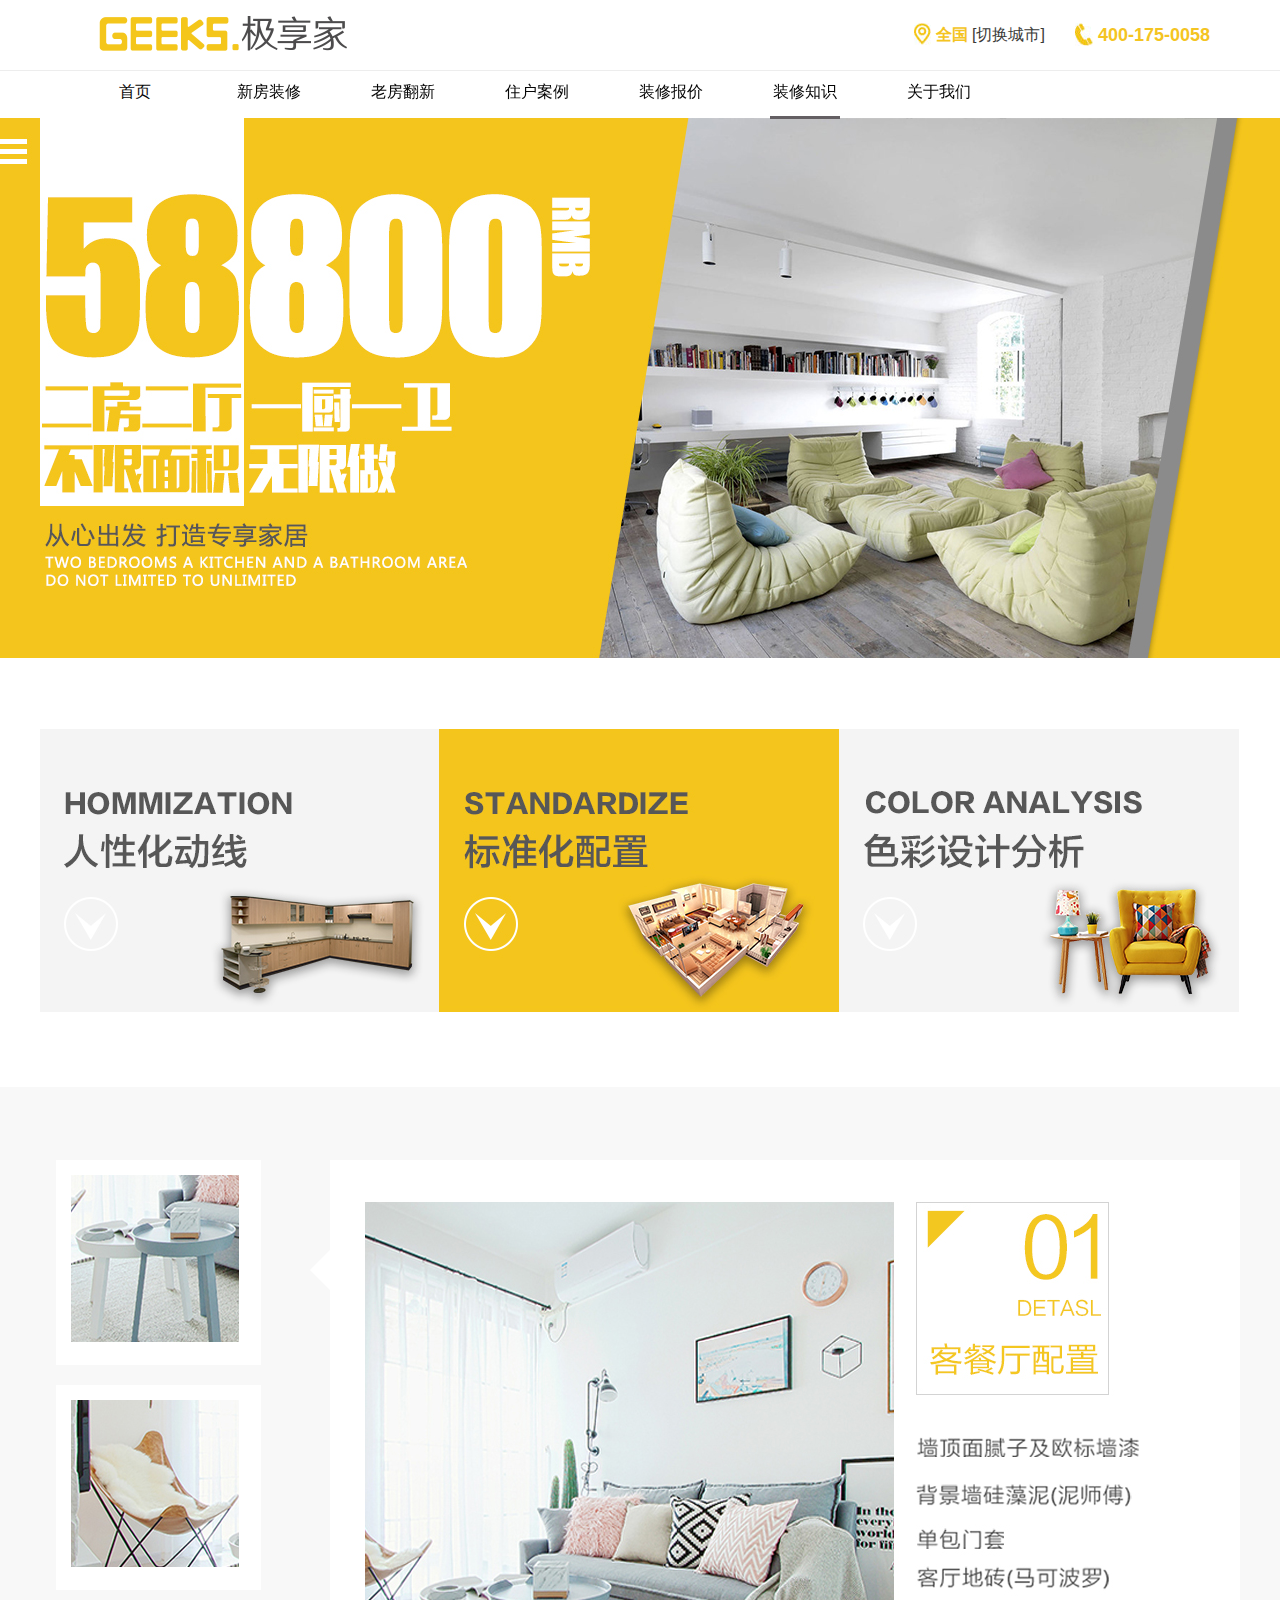
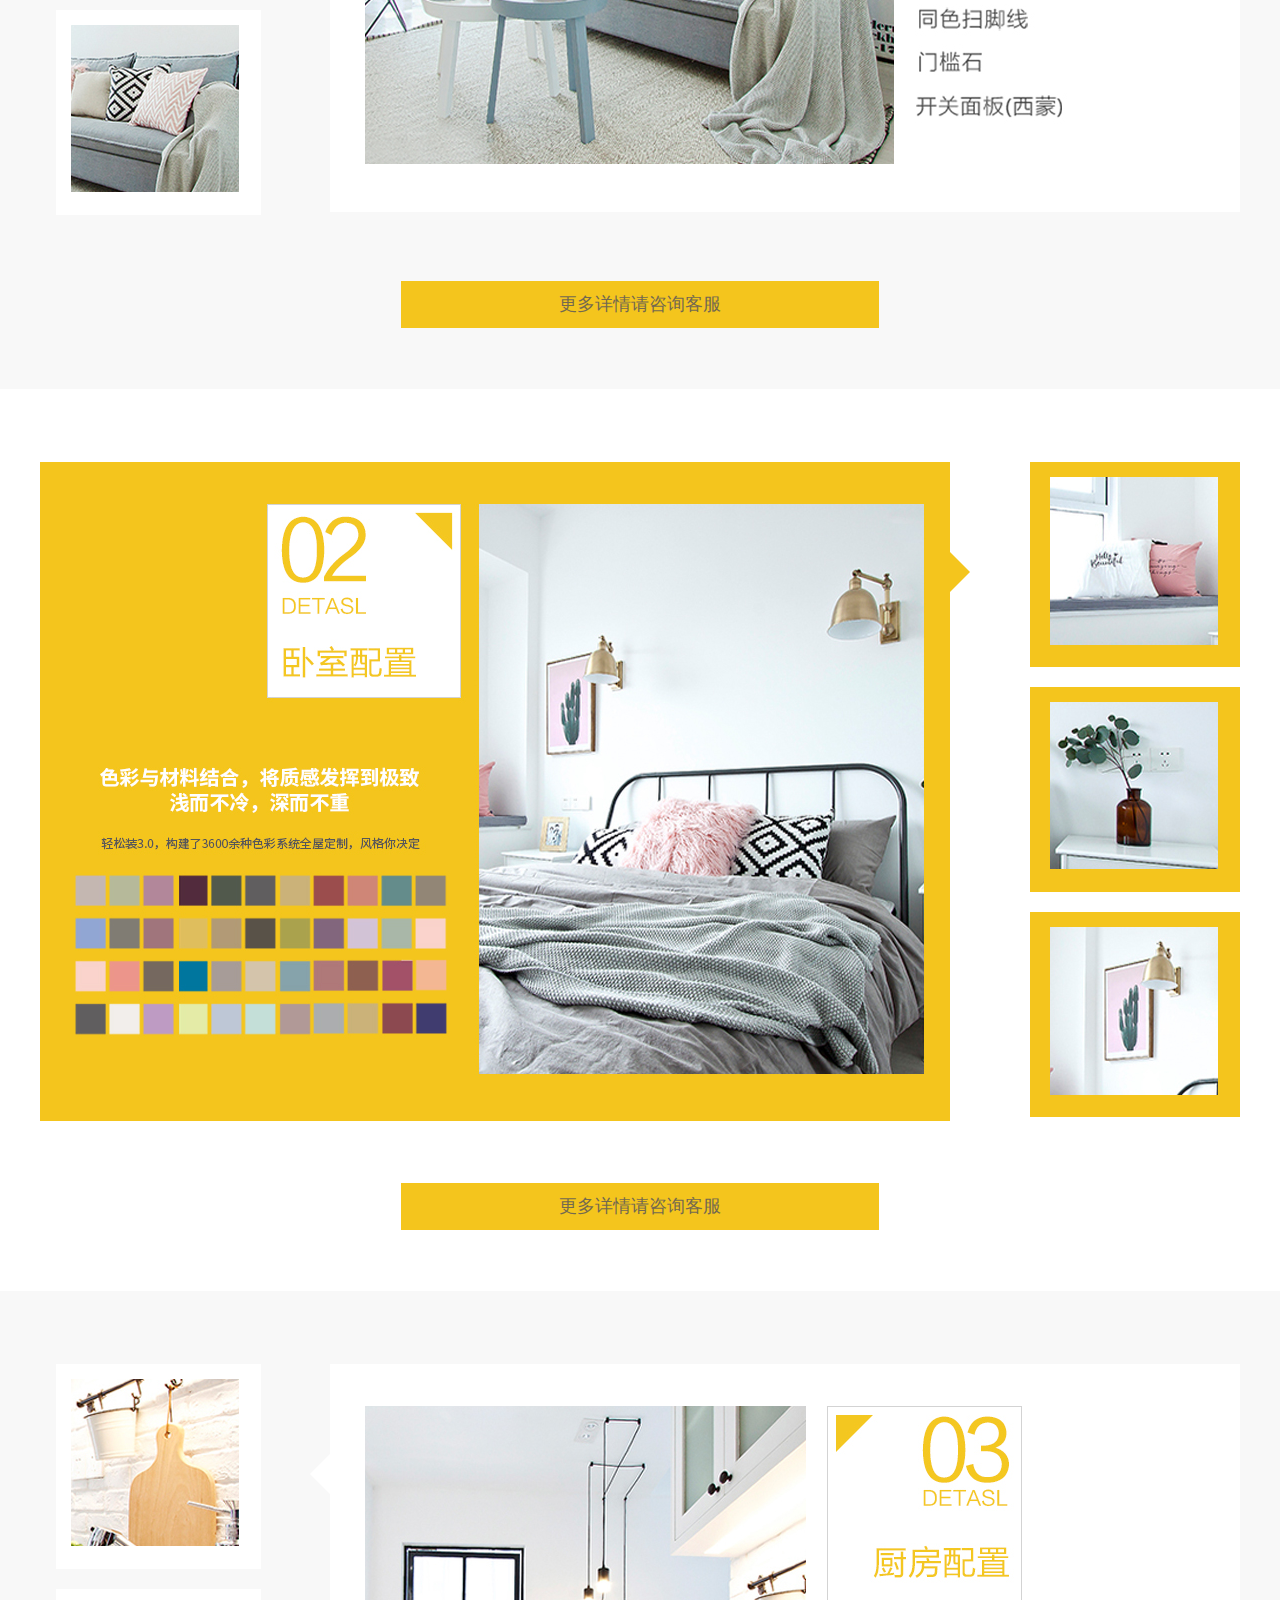
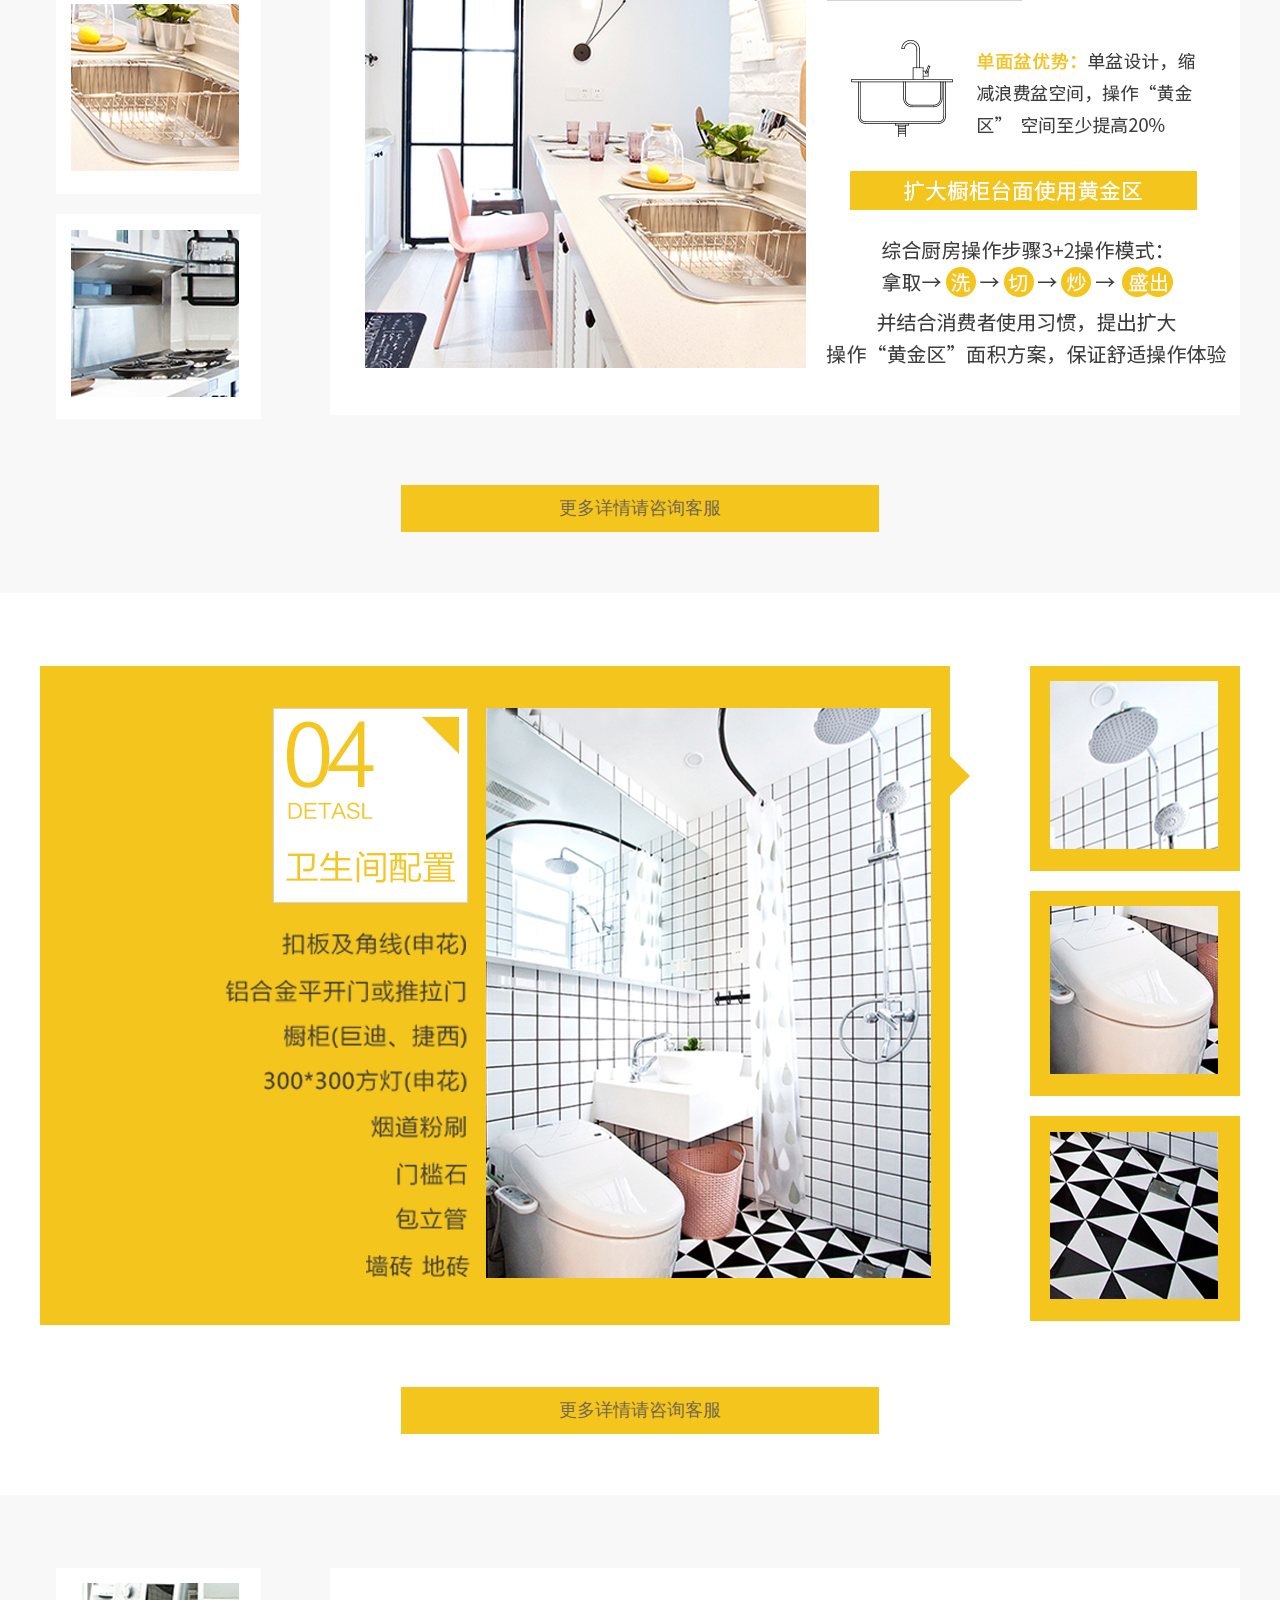
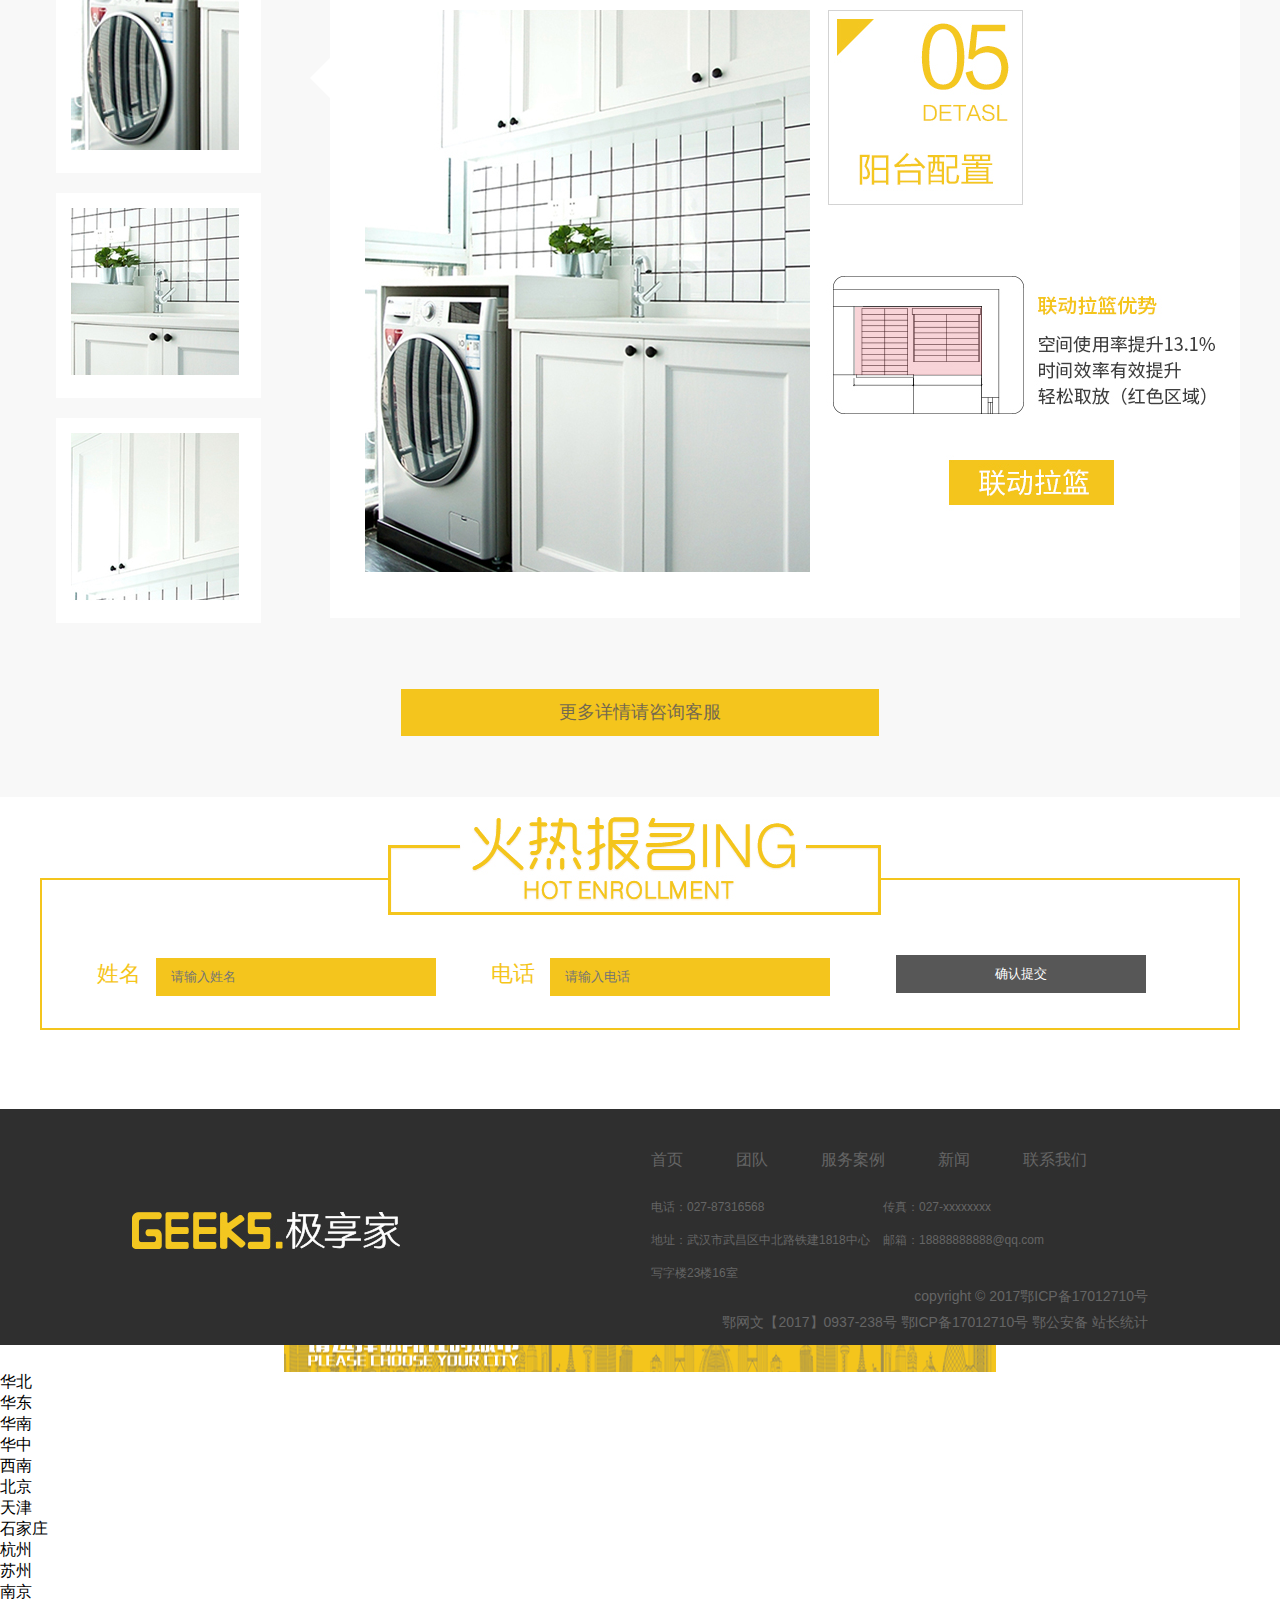
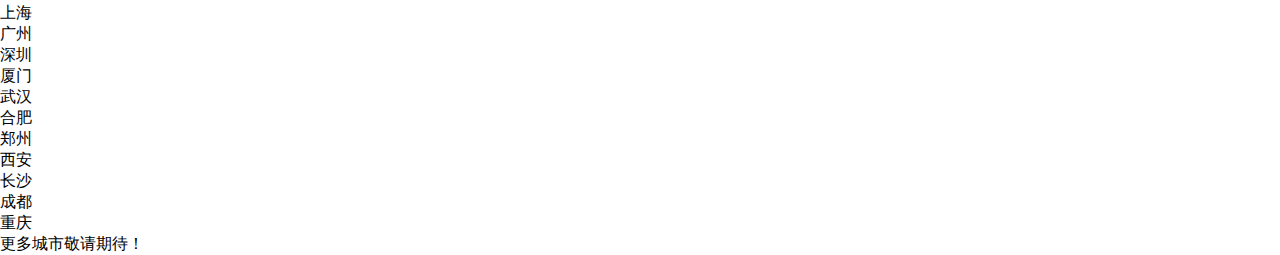
<file: 588.html>
<!DOCTYPE html>
<html lang="en">
<head>
    <meta charset="UTF-8">
    <title>装修588</title>
    <meta name="viewport" content="width=device-width, initial-scale=1, minimum-scale=1, maximum-scale=1">
    <link type="text/css" rel="stylesheet" href="css/style.css"/>
    <link type="text/css" rel="stylesheet" href="css/header.css"/>
    <link type="text/css" rel="stylesheet" href="css/588.css"/>
    <link type="text/css" rel="stylesheet" href="css/footer2.css"/>
    <link type="text/css" rel="stylesheet" href="css/animate.css"/>
    <script src="js/jquery.min.1.8.3.js"></script>
    <script src="js/header-hover.js"></script>
    <script src="js/header-popup.js"></script>
    <script src="js/588.js"></script>
</head>
<body>
    <!--header-->
    <div class="header">
        <div class="top">
            <div class="inner clearfix">
                <h1>
                    <a class="logo" href="index.html">
                        <img src="images/logo.png" alt="极享家，只为你住的安心" title="极享家，只为你住的安心"/>
                    </a>
                </h1>
                <ul class="message">
                    <li>
                        <img src="images/ding.png" alt="极享家装饰全国位置分布"/>
                        <span class="city">全国</span>
                        <span class="selec">[切换城市]</span>
                        <div class="has-area">
                            <ul>
                            </ul>
                        </div>
                    </li>
                    <li>
                        <img src="images/phone.png"/>
                        <span class="phone">400-175-0058</span>
                    </li>
                </ul>
            </div>
        </div>
        <div class="nav" id="nav">
            <ul class="inner clearfix">
                <li><a href="index.html" target="_blank">首页</a><span></span></li>
                <li><a href="xinfang.html" target="_blank">新房装修</a><span></span></li>
                <li><a href="laofang.html" target="_blank">老房翻新</a><span></span></li>
                <li><a href="zhuhuanli.html" target="_blank">住户案例</a><span></span></li>
                <li><a href="baojia.html" target="_blank">装修报价</a><span></span></li>
                <li class="active"><a href="zhishi.html" target="_blank">装修知识</a><span></span></li>
                <li><a href="about.html" target="_blank">关于我们</a><span></span></li>
            </ul>
        </div>
    </div>
    <!--banner-->
    <div class="banner" style="background:url('images/images2/588-banner.png') no-repeat center;background-size:cover;"></div>
    <!--section0-->
    <div class="section0">
        <div class="inner">
            <ul class="clearfix">
                <li><img src="images/images2/588-section0_03.png"/></li>
                <li><img src="images/images2/588-section0_04.png"/></li>
                <li><img src="images/images2/588-section0_05.png"/></li>
            </ul>
        </div>
    </div>
    <!--section1-->
    <div class="section section1">
        <div class="inner">
            <div class="content clearfix">
                <ul class="sidebar">
                    <li><img src="images/images2/588-section1_03.png"></li>
                    <li><img src="images/images2/588-section1_09.png"></li>
                    <li><img src="images/images2/588-section1_11.png"></li>
                </ul>
                <div class="cont-wrap">
                    <div class="cont"><img src="images/images2/588-section1_06.png"></div>
                </div>
            </div>
            <a href="#" class="zx-kefu">更多详情请咨询客服</a>
        </div>
    </div>
    <!--section2-->
    <div class="section section2">
        <div class="inner">
            <div class="content clearfix">
                <div class="cont-wrap">
                    <div class="cont"><img src="images/images2/588-section2_06.png"></div>
                </div>
                <ul class="sidebar">
                    <li><img src="images/images2/588-section2_03.png"></li>
                    <li><img src="images/images2/588-section2_09.png"></li>
                    <li><img src="images/images2/588-section2_11.png"></li>
                </ul>
            </div>
            <a href="#" class="zx-kefu">更多详情请咨询客服</a>
        </div>
    </div>
    <!--section3-->
    <div class="section section3">
        <div class="inner">
            <div class="content clearfix">
                <ul class="sidebar">
                    <li><img src="images/images2/588-section3_03.png"></li>
                    <li><img src="images/images2/588-section3_09.png"></li>
                    <li><img src="images/images2/588-section3_11.png"></li>
                </ul>
                <div class="cont-wrap">
                    <div class="cont"><img src="images/images2/588-section3_06.png"></div>
                </div>
            </div>
            <a href="#" class="zx-kefu">更多详情请咨询客服</a>
        </div>
    </div>
    <!--section4-->
    <div class="section section4">
        <div class="inner">
            <div class="content clearfix">
                <div class="cont-wrap">
                    <div class="cont"><img src="images/images2/588-section4_06.png"></div>
                </div>
                <ul class="sidebar">
                    <li><img src="images/images2/588-section4_03.png"></li>
                    <li><img src="images/images2/588-section4_09.png"></li>
                    <li><img src="images/images2/588-section4_11.png"></li>
                </ul>
            </div>
            <a href="#" class="zx-kefu">更多详情请咨询客服</a>
        </div>
    </div>
    <!--section5-->
    <div class="section section5">
        <div class="inner">
            <div class="content clearfix">
                <ul class="sidebar">
                    <li><img src="images/images2/588-section5_03.png"></li>
                    <li><img src="images/images2/588-section5_09.png"></li>
                    <li><img src="images/images2/588-section5_11.png"></li>
                </ul>
                <div class="cont-wrap">
                    <div class="cont"><img src="images/images2/588-section5_06.png"></div>
                </div>
            </div>
            <a href="#" class="zx-kefu">更多详情请咨询客服</a>
        </div>
    </div>
    <!--section6-->
    <div class="section section6">
        <div class="inner">
            <div class="content">
                <img src="images/images2/588-section6.png">
                <form id="activeForm" class="clearfix">
                    <label>姓名<input type="text" maxlength="8" placeholder="请输入姓名" id="activeName"/></label>
                    <label>电话<input type="text" maxlength="11" placeholder="请输入电话" id="activeNumber"/></label>
                    <button type="button" id="activeSubmit">确认提交</button>
                </form>
            </div>
        </div>
    </div>
    <!--footer-->
    <div class="footer">
        <div class="inner">
            <img src="images/images/about-logo.png"/>
            <div class="info clearfix">
                <ul class="link clearfix">
                    <li><a href="index.html">首页</a></li>
                    <li><a href="baojia.html">团队</a></li>
                    <li><a href="zhuhuanli.html">服务案例</a></li>
                    <li><a href="zhishi.html">新闻</a></li>
                    <li><a href="about.html">联系我们</a></li>
                </ul>
                <ul class="message clearfix">
                    <li>电话：027-87316568</li>
                    <li>传真：027-xxxxxxxx</li>
                    <li>地址：武汉市武昌区中北路铁建1818中心写字楼23楼16室</li>
                    <li>邮箱：18888888888@qq.com</li>
                </ul>
                <p>copyright © 2017鄂ICP备17012710号</p>
                <p>鄂网文【2017】0937-238号 鄂ICP备17012710号 <a href="#">鄂公安备</a><a href="#"> 站长统计</a></p>
            </div>
        </div>
    </div>

    <!--区域弹窗-->
    <div class="has-area-bg" id="has-area-bg"></div>
    <div class="has-area" id="has-area">
        <div class="top" style="background:url('images/header_area.png') no-repeat center;backgroud-size:cover;">
            <span class="closeArea"><img src="images/popup-close.png"></span>
        </div>
        <div class="area clearfix">
            <div class="region">
                <ul>
                    <li>华北</li>
                    <li>华东</li>
                    <li>华南</li>
                    <li>华中</li>
                    <li>西南</li>
                </ul>
            </div>
            <div class="has-city" id="has-city">
                <ul class="c1 clearfix">
                </ul>
                <ul class="c2 clearfix"></ul>
                <ul class="c3 clearfix"></ul>
                <ul class="c4 clearfix"></ul>
                <ul class="c5 clearfix"></ul>
            </div>
        </div>
        <p>更多城市敬请期待！</p>
    </div>
</body>
</html>
</file>
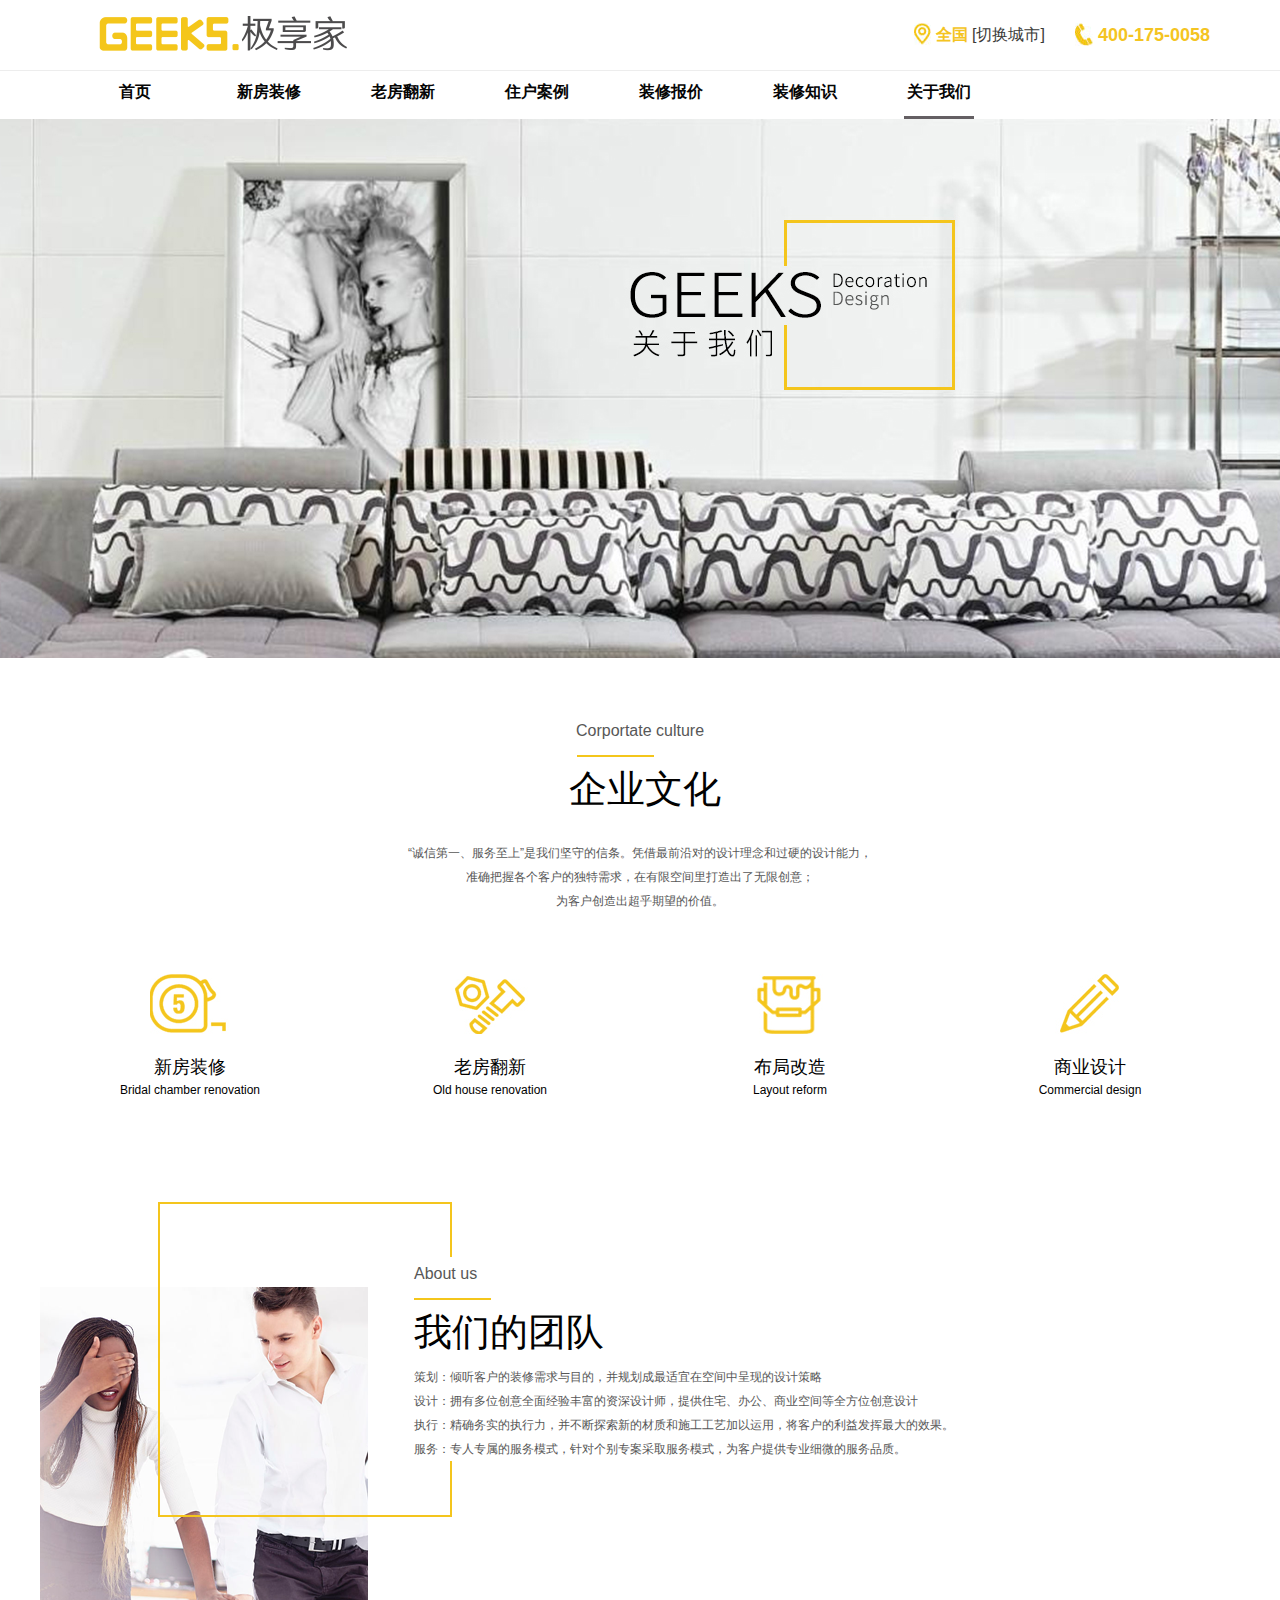
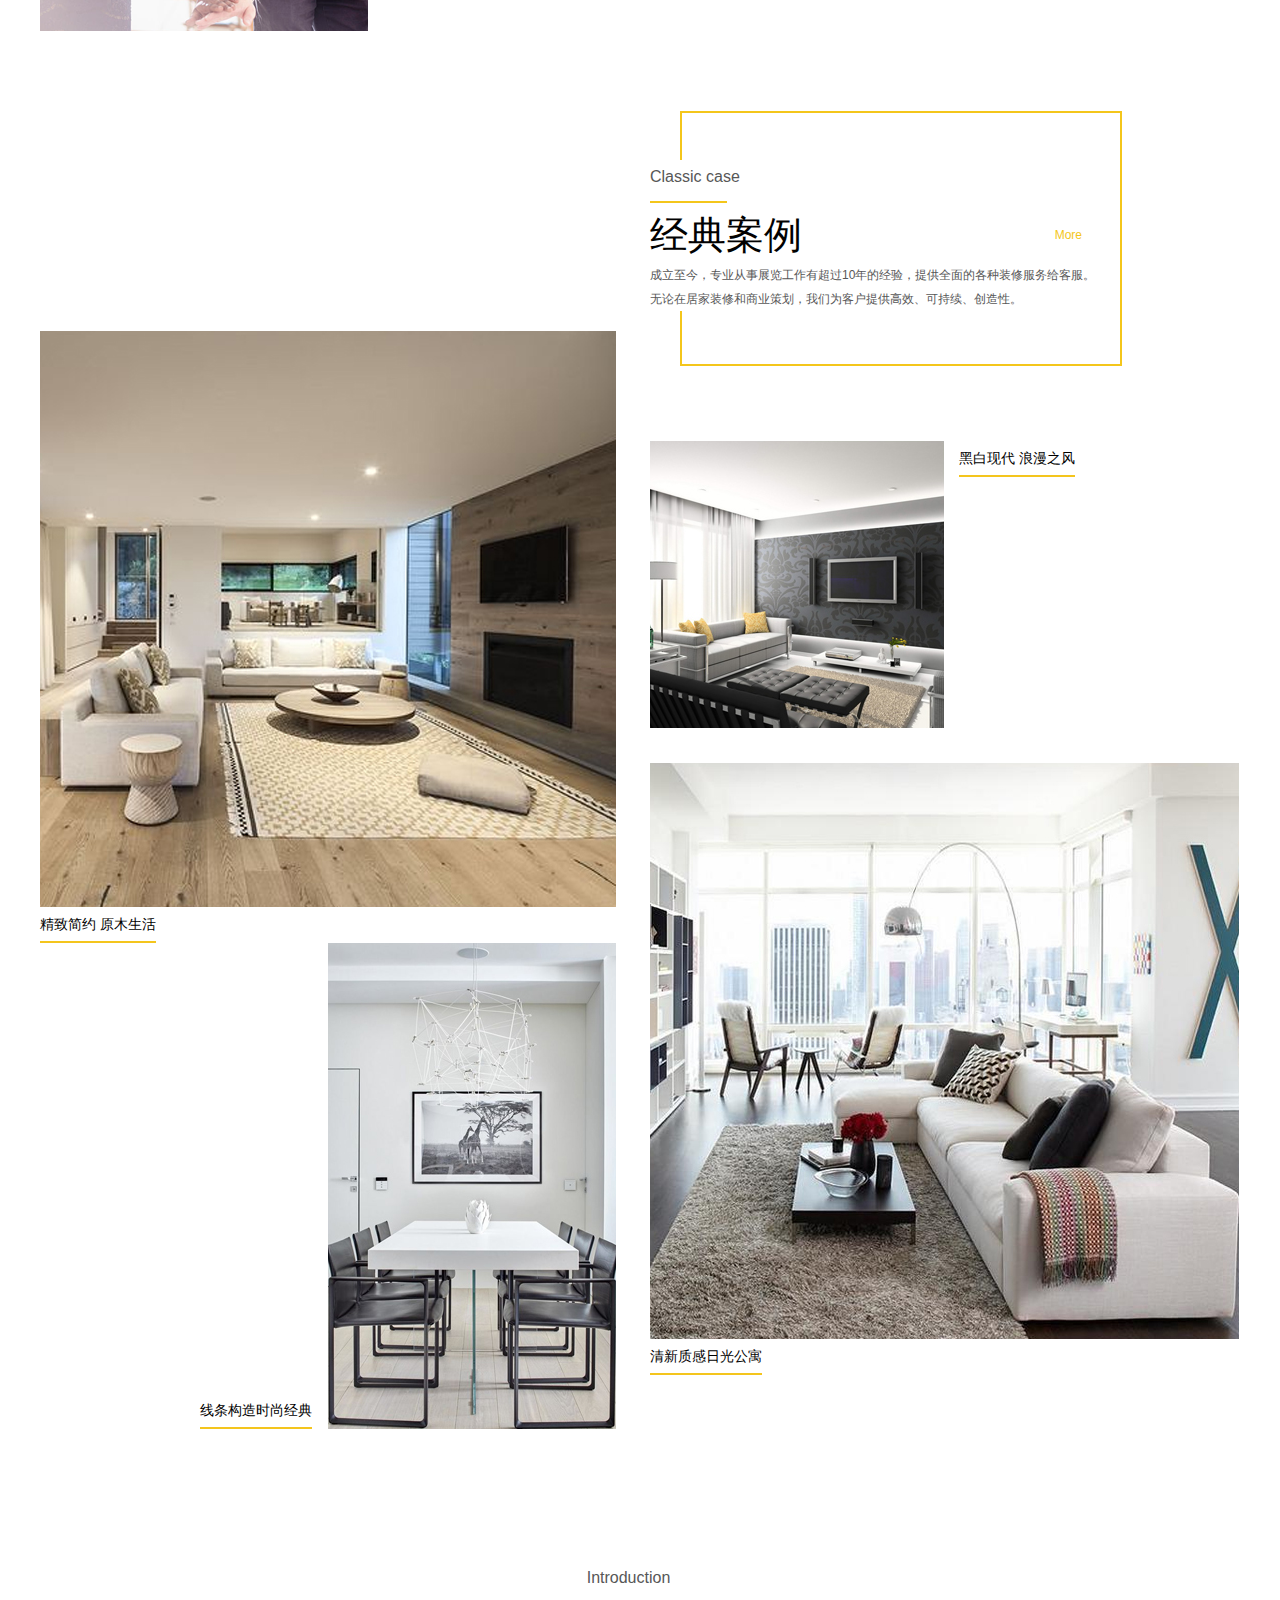
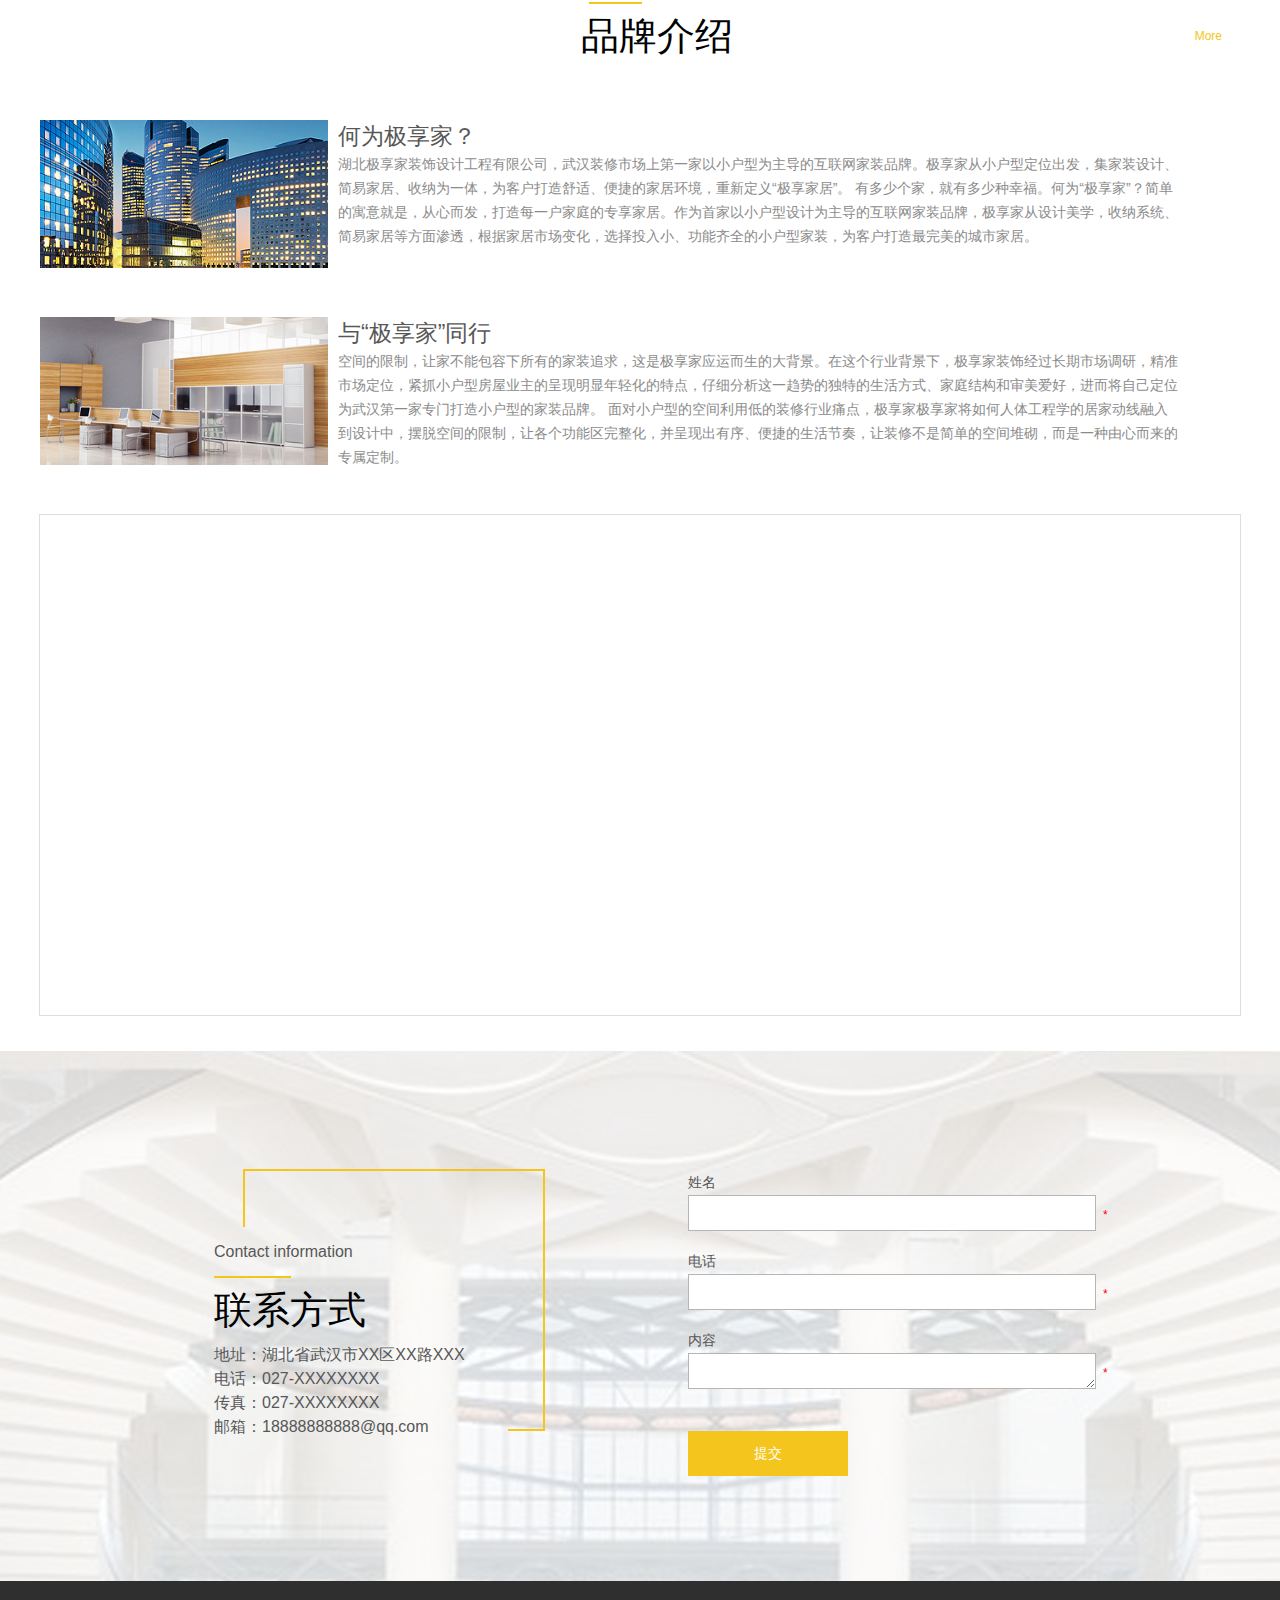
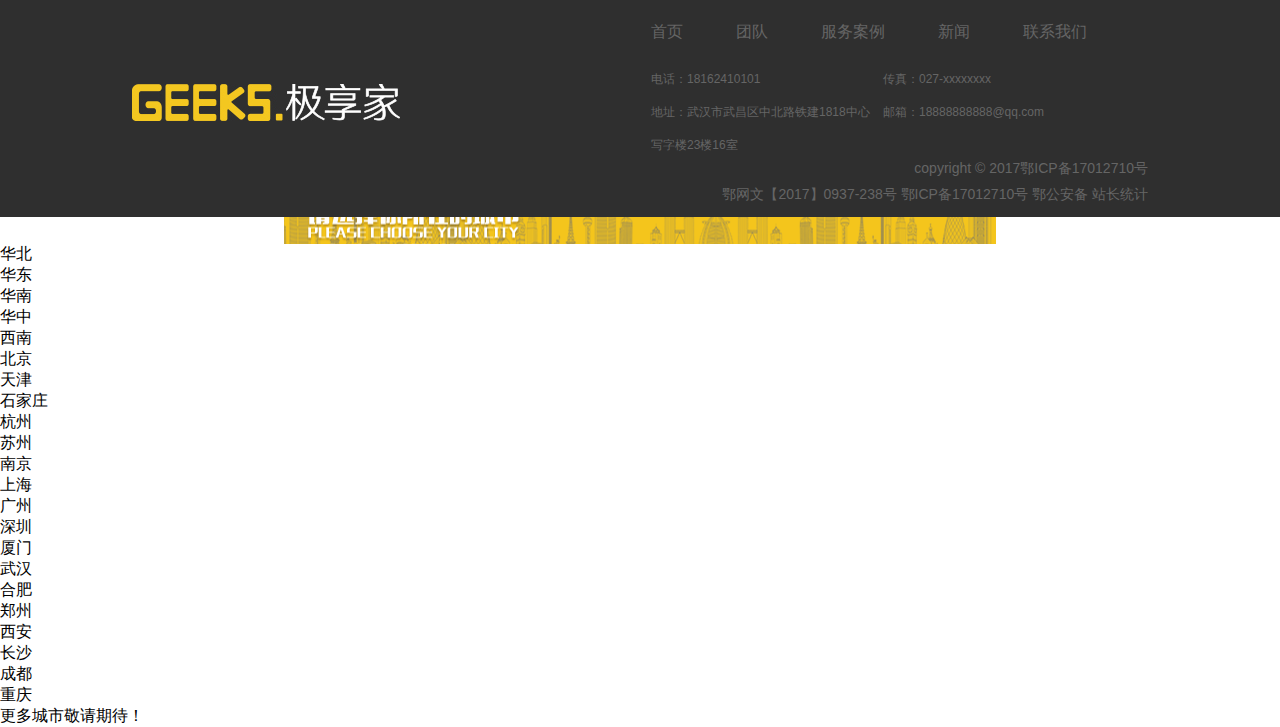
<file: about.html>
<!DOCTYPE html>
<html lang="en">
<head>
    <meta charset="UTF-8">
    <title>关于我们</title>
    <meta name="viewport" content="width=device-width, initial-scale=1, minimum-scale=1, maximum-scale=1">
    <link type="text/css" rel="stylesheet" href="css/style.css"/>
    <link type="text/css" rel="stylesheet" href="css/header.css"/>
    <link type="text/css" rel="stylesheet" href="css/about.css"/>
    <link type="text/css" rel="stylesheet" href="css/footer2.css"/>
    <link type="text/css" rel="stylesheet" href="css/animate.css"/>
    <script src="js/jquery.min.1.8.3.js"></script>
    <script src="js/header-hover.js"></script>
    <script src="js/header-popup.js"></script>
    <script src="js/about.js"></script>
    <script type="text/javascript" src="http://api.map.baidu.com/api?v=2.0&ak=s1bsgwHMpbWgducn6GPLSlwgGrisNd4K"></script>
</head>
<body>
    <!--header-->
    <div class="header">
        <div class="top">
            <div class="inner clearfix">
                <h1>
                    <a class="logo" href="index.html">
                        <img src="images/logo.png" alt="极享家，只为你住的安心" title="极享家，只为你住的安心"/>
                    </a>
                </h1>
                <ul class="message">
                    <li>
                        <img src="images/ding.png" alt="极享家装饰全国位置分布"/>
                        <span class="city">全国</span>
                        <span class="selec">[切换城市]</span>
                    </li>
                    <li>
                        <img src="images/phone.png"/>
                        <span class="phone">400-175-0058</span>
                    </li>
                </ul>
            </div>
        </div>
        <div class="nav" id="nav">
            <ul class="inner clearfix">
                <li><a href="index.html"><strong>首页</strong></a><span></span></li>
                <li><a href="xinfang.html"><strong>新房装修</strong></a><span></span></li>
                <li><a href="laofang.html"><strong>老房翻新</strong></a><span></span></li>
                <li><a href="zhuhuanli.html"><strong>住户案例</strong></a><span></span></li>
                <li><a href="baojia.html"><strong>装修报价</strong></a><span></span></li>
                <li><a href="zhishi.html"><strong>装修知识</strong></a><span></span></li>
                <li class="active"><a href="about.html"><strong>关于我们</strong></a><span></span></li>
            </ul>
        </div>
    </div>
    <!--banner-->
    <div class="banner"></div>
    <!--企业文化-->
    <div class="culture">
        <div class="inner">
            <div class="title">
                <h3>Corportate culture</h3>
                <div class="line"></div>
                <h2>企业文化</h2>
                <p>“诚信第一、服务至上”是我们坚守的信条。凭借最前沿对的设计理念和过硬的设计能力，<br>
                准确把握各个客户的独特需求，在有限空间里打造出了无限创意；<br>
                    为客户创造出超乎期望的价值。
                </p>
            </div>
            <ul class="list clearfix">
                <li>
                    <img src="images/images/culture1.png"/>
                    <h3>新房装修</h3>
                    <p>Bridal chamber renovation</p>
                </li>
                <li>
                    <img src="images/images/culture2.png"/>
                    <h3>老房翻新</h3>
                    <p>Old house renovation</p>
                </li>
                <li>
                    <img src="images/images/culture3.png"/>
                    <h3>布局改造</h3>
                    <p>Layout reform</p>
                </li>
                <li>
                    <img src="images/images/culture4.png"/>
                    <h3>商业设计</h3>
                    <p>Commercial design</p>
                </li>
            </ul>
        </div>

    </div>
    <!--团队-->
    <div class="team">
        <div class="inner clearfix">
            <div class="pic">
                <img src="images/images/about-team.png"/>
            </div>
            <div class="content">
                <div class="bg"></div>
                <div class="title">
                    <h3>About us</h3>
                    <div class="line"></div>
                    <h2>我们的团队</h2>
                    <p>策划：倾听客户的装修需求与目的，并规划成最适宜在空间中呈现的设计策略<br>
                        设计：拥有多位创意全面经验丰富的资深设计师，提供住宅、办公、商业空间等全方位创意设计<br>
                        执行：精确务实的执行力，并不断探索新的材质和施工工艺加以运用，将客户的利益发挥最大的效果。<br>
                        服务：专人专属的服务模式，针对个别专案采取服务模式，为客户提供专业细微的服务品质。
                    </p>
                </div>
            </div>
        </div>
    </div>
    <!--经典案例-->
    <div class="case">
        <div class="inner clearfix">
            <div class="left clearfix">
                <div class="item item1">
                    <img src="images/images/about-case_01.png"/>
                    <p>精致简约 原木生活</p>
                </div>
                <div class="item item2">
                    <img src="images/images/about-case_02.png"/>
                    <p>线条构造时尚经典</p>
                </div>
            </div>
            <div class="right clearfix">
                <div class="title">
                    <div class="bg"></div>
                    <div class="cont">
                        <h3>Classic case</h3>
                        <div class="line"></div>
                        <h2>经典案例<a href="#">More</a></h2>
                        <p>成立至今，专业从事展览工作有超过10年的经验，提供全面的各种装修服务给客服。无论在居家装修和商业策划，我们为客户提供高效、可持续、创造性。</p>
                    </div>
                </div>
                <div class="item item1">
                    <img src="images/images/about-case_03.png"/>
                    <p>黑白现代 浪漫之风</p>
                </div>
                <div class="item">
                    <img src="images/images/about-case_04.png"/>
                    <p>清新质感日光公寓</p>
                </div>

            </div>
        </div>
    </div>
    <!--新闻资讯-->
    <div class="news">
        <div class="inner">
            <div class="title">
                <h3>Introduction</h3>
                <div class="line"></div>
                <h2>品牌介绍<a href="#">More</a></h2>
            </div>
            <ul class="content">
                <li class="clearfix">
                    <div class="pic" style="background:url('images/about-team1.png') no-repeat center;background-size:cover;"></div>
                    <h3>何为极享家？</h3>
                    <p>湖北极享家装饰设计工程有限公司，武汉装修市场上第一家以小户型为主导的互联网家装品牌。极享家从小户型定位出发，集家装设计、简易家居、收纳为一体，为客户打造舒适、便捷的家居环境，重新定义“极享家居”。
                        有多少个家，就有多少种幸福。何为“极享家”？简单的寓意就是，从心而发，打造每一户家庭的专享家居。作为首家以小户型设计为主导的互联网家装品牌，极享家从设计美学，收纳系统、简易家居等方面渗透，根据家居市场变化，选择投入小、功能齐全的小户型家装，为客户打造最完美的城市家居。
                    </p>
                </li>
                <li class="clearfix">
                    <div class="pic" style="background:url('images/about-team2.png') no-repeat center;background-size:cover;"></div>
                    <h3>与“极享家”同行</h3>
                    <p>空间的限制，让家不能包容下所有的家装追求，这是极享家应运而生的大背景。在这个行业背景下，极享家装饰经过长期市场调研，精准市场定位，紧抓小户型房屋业主的呈现明显年轻化的特点，仔细分析这一趋势的独特的生活方式、家庭结构和审美爱好，进而将自己定位为武汉第一家专门打造小户型的家装品牌。
                        面对小户型的空间利用低的装修行业痛点，极享家极享家将如何人体工程学的居家动线融入到设计中，摆脱空间的限制，让各个功能区完整化，并呈现出有序、便捷的生活节奏，让装修不是简单的空间堆砌，而是一种由心而来的专属定制。
                    </p>
                </li>
            </ul>
        </div>
    </div>
    <!--地理位置-->
    <div id="allmap" style="width:1200px;height:500px;border:1px solid #ddd;margin:0 auto"></div>
    <!--联系方式-->
    <div class="contact">
        <div class="content clearfix">
            <!--<div class="zhe"></div>-->
            <div class="info">
                <!--<div class="bg"></div>-->
                <div class="title">
                    <h3>Contact information</h3>
                    <div class="line"></div>
                    <h2>联系方式</h2>
                    <p>地址：湖北省武汉市XX区XX路XXX<br>
                       电话：027-XXXXXXXX<br>
                       传真：027-XXXXXXXX<br>
                       邮箱：18888888888@qq.com
                    </p>
                </div>
            </div>
            <form class="about-form" id="about-form">
                <h5>姓名</h5>
                <input type="text" maxlength="6" class="name" id="about-name"/>
                <h5>电话</h5>
                <input type="text" maxlength="11" id="about-number"/>
                <h5>内容</h5>
                <textarea id="about-message"></textarea>
                <button type="button" id="about-submit">提交</button>
            </form>
        </div>
    </div>
    <!--footer-->
    <div class="footer">
        <div class="inner">
            <img src="images/images/about-logo.png"/>
            <div class="info clearfix">
                <ul class="link clearfix">
                    <li><a href="index.html">首页</a></li>
                    <li><a href="baojia.html">团队</a></li>
                    <li><a href="zhuhuanli.html">服务案例</a></li>
                    <li><a href="zhishi.html">新闻</a></li>
                    <li><a href="about.html">联系我们</a></li>
                </ul>
                <ul class="message clearfix">
                    <li>电话：18162410101</li>
                    <li>传真：027-xxxxxxxx</li>
                    <li>地址：武汉市武昌区中北路铁建1818中心写字楼23楼16室</li>
                    <li>邮箱：18888888888@qq.com</li>
                </ul>
                <p>copyright © 2017鄂ICP备17012710号</p>
                <p>鄂网文【2017】0937-238号 鄂ICP备17012710号 <a href="#">鄂公安备</a><a href="#"> 站长统计</a></p>
            </div>
        </div>
    </div>
    <!--区域弹窗-->
    <div class="has-area-bg" id="has-area-bg"></div>
    <div class="has-area" id="has-area">
        <div class="top" style="background:url('images/header_area.png') no-repeat center;backgroud-size:cover;">
            <span class="closeArea"><img src="images/popup-close.png"></span>
        </div>
        <div class="area clearfix">
            <div class="region">
                <ul>
                    <li>华北</li>
                    <li>华东</li>
                    <li>华南</li>
                    <li>华中</li>
                    <li>西南</li>
                </ul>
            </div>
            <div class="has-city" id="has-city">
                <ul class="c1 clearfix">
                </ul>
                <ul class="c2 clearfix"></ul>
                <ul class="c3 clearfix"></ul>
                <ul class="c4 clearfix"></ul>
                <ul class="c5 clearfix"></ul>
            </div>
        </div>
        <p>更多城市敬请期待！</p>
    </div>
</body>
<!--地图位置-->
<script type="text/javascript">
    //新建三个地图上点
    var points = [
        /*{"lng":114.345707,"lat":30.55742,"url":"http://www.n8house.com","name":"湖北泥巴公社装饰设计工程有限公司","address":"武昌区中北路与东湖西路交汇处楚商大厦F3层"},*/
        {"lng":114.346004,"lat":30.559071,"url":"http://www.54jxj.com","name":"湖北极享家装饰设计工程有限公司","address":"武昌区中北路与公正路交汇处西南角凯德1818F18层"},
    ];
    //创建标注点并添加到地图中
    function addMarker(points) {
        //循环建立标注点
        for(var i=0, pointsLen = points.length; i<pointsLen; i++) {
            var point = new BMap.Point(points[i].lng, points[i].lat); //将标注点转化成地图上的点
            var marker = new BMap.Marker(point); //将点转化成标注点
            map.addOverlay(marker);  //将标注点添加到地图上
            //添加监听事件
            (function() {
                var thePoint = points[i];
                marker.addEventListener("click",
                        function() {
                            showInfo(this,thePoint);
                        });
                showInfo(marker,thePoint);
            })();
        }
    }
    function showInfo(thisMarker,point) {
        //获取点的信息
        var sContent =
                '<ul style="margin:0 0 5px 0;padding:0.2em 0">'
                +'<li style="line-height: 26px;font-size: 15px;">'
                +'<span style="width: 50px;display: inline-block;">名称：</span>' + point.name + '</li>'
                +'<li style="line-height: 26px;font-size: 15px;">'
                +'<span style="width: 50px;display: inline-block;">地址：</span>' + point.address + '</li>'
                +'<li style="line-height: 26px;font-size: 15px;"><span style="width: 50px;display: inline-block;">查看：</span><a href="'+point.url+'">详情</a></li>'
                +'</ul>';
        var infoWindow = new BMap.InfoWindow(sContent); //创建信息窗口对象
        thisMarker.openInfoWindow(infoWindow); //图片加载完后重绘infoWindow
    }
    //创建地图
    var map = new BMap.Map("allmap");
    map.centerAndZoom(new BMap.Point(114.346004,30.559071),17);  // 设置中心点
    //map.setCurrentCity("武汉");          //设置为衡阳，改成了武汉
    map.addControl(new BMap.MapTypeControl());
    map.enableScrollWheelZoom(true);
    addMarker(points);

    var top_left_control = new BMap.ScaleControl({anchor: BMAP_ANCHOR_TOP_LEFT});// 左上角，添加比例尺
    var top_left_navigation = new BMap.NavigationControl();  //左上角，添加默认缩放平移控件
    map.addControl(top_left_control);
    map.addControl(top_left_navigation);
</script>    
</html>
</file>
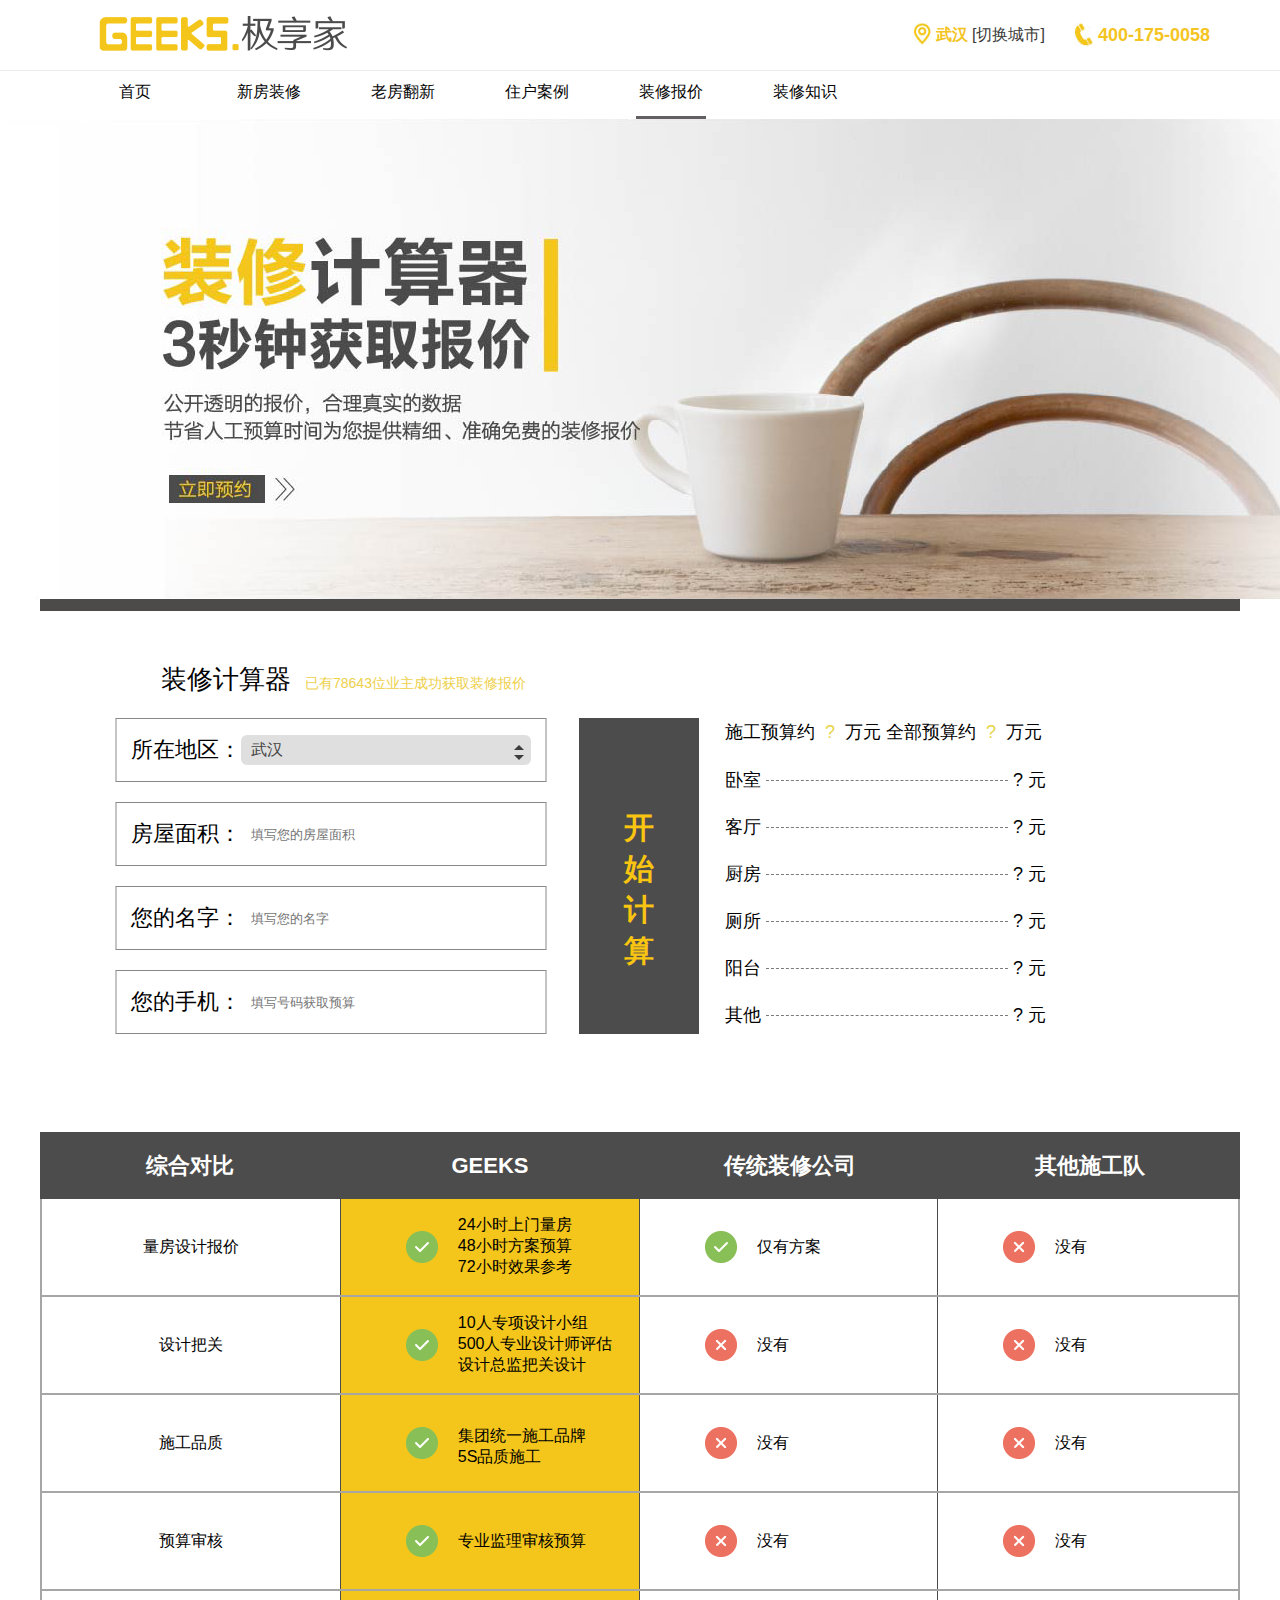
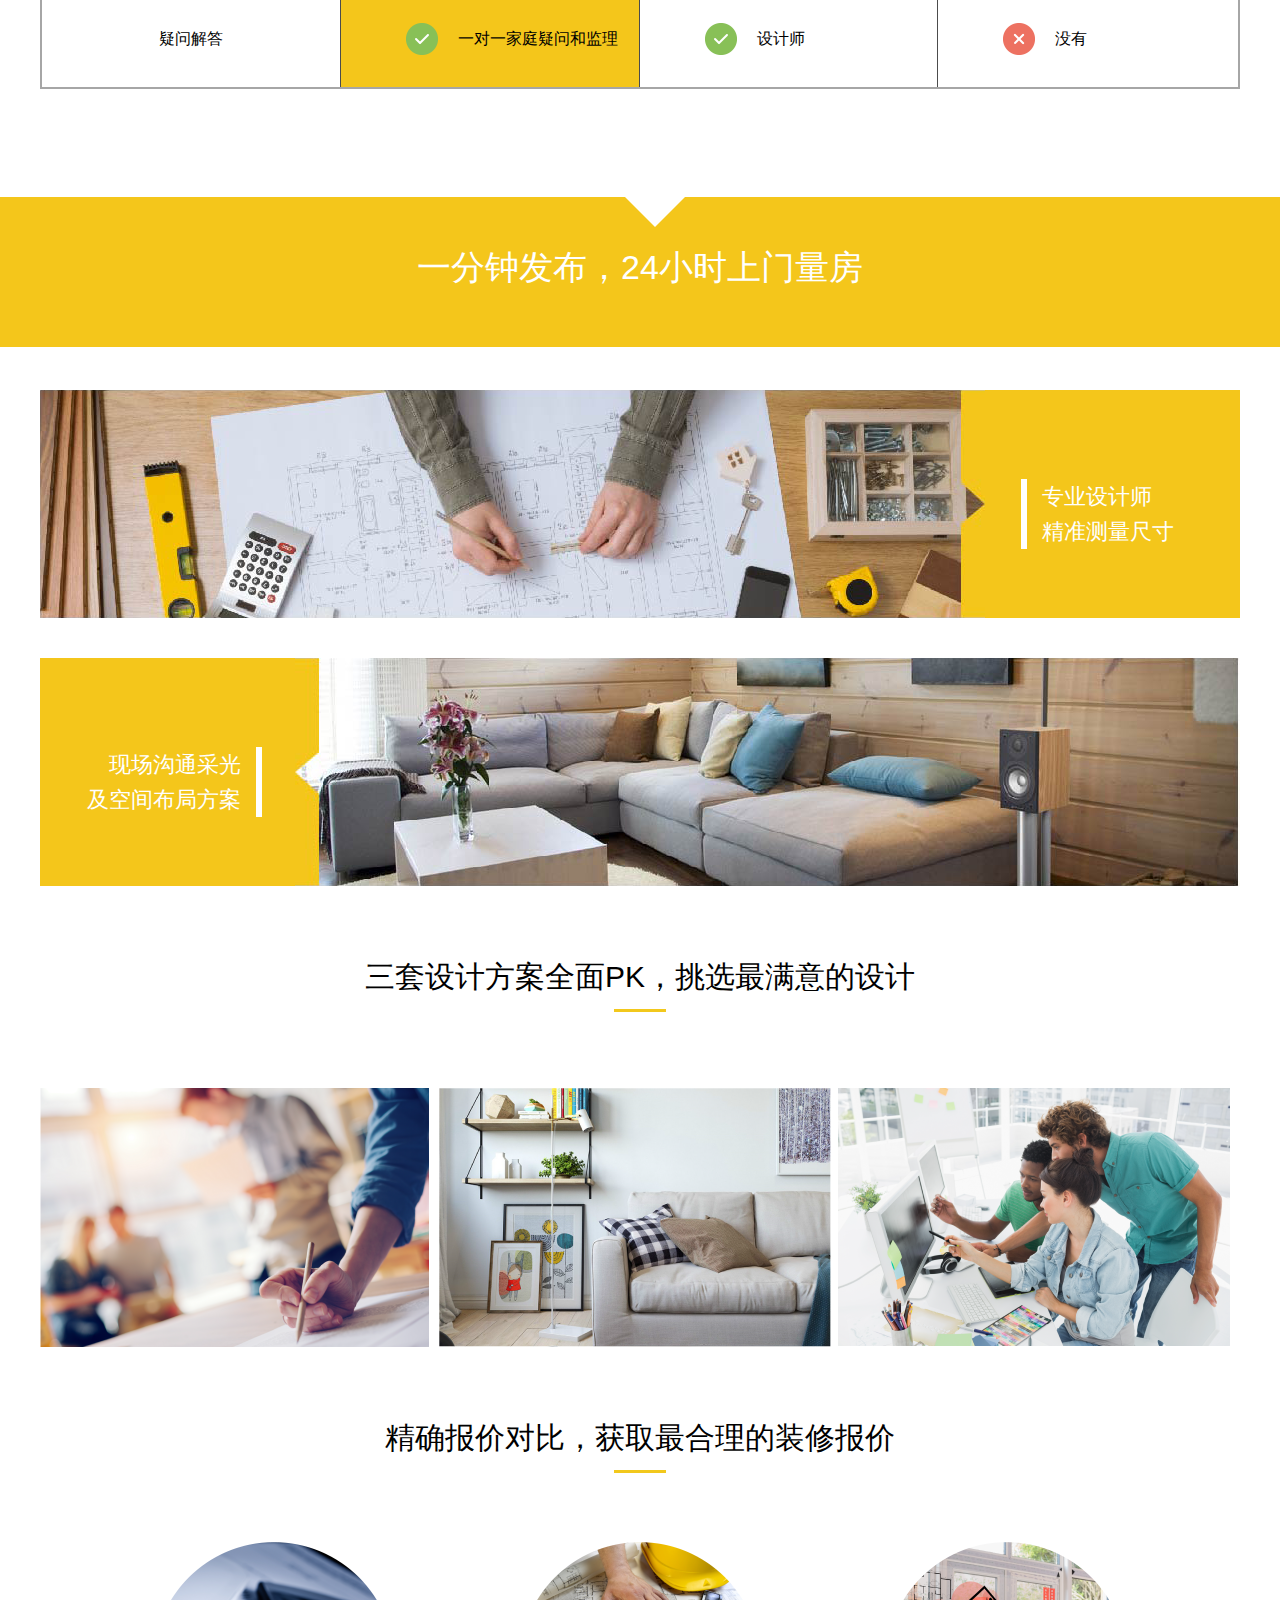
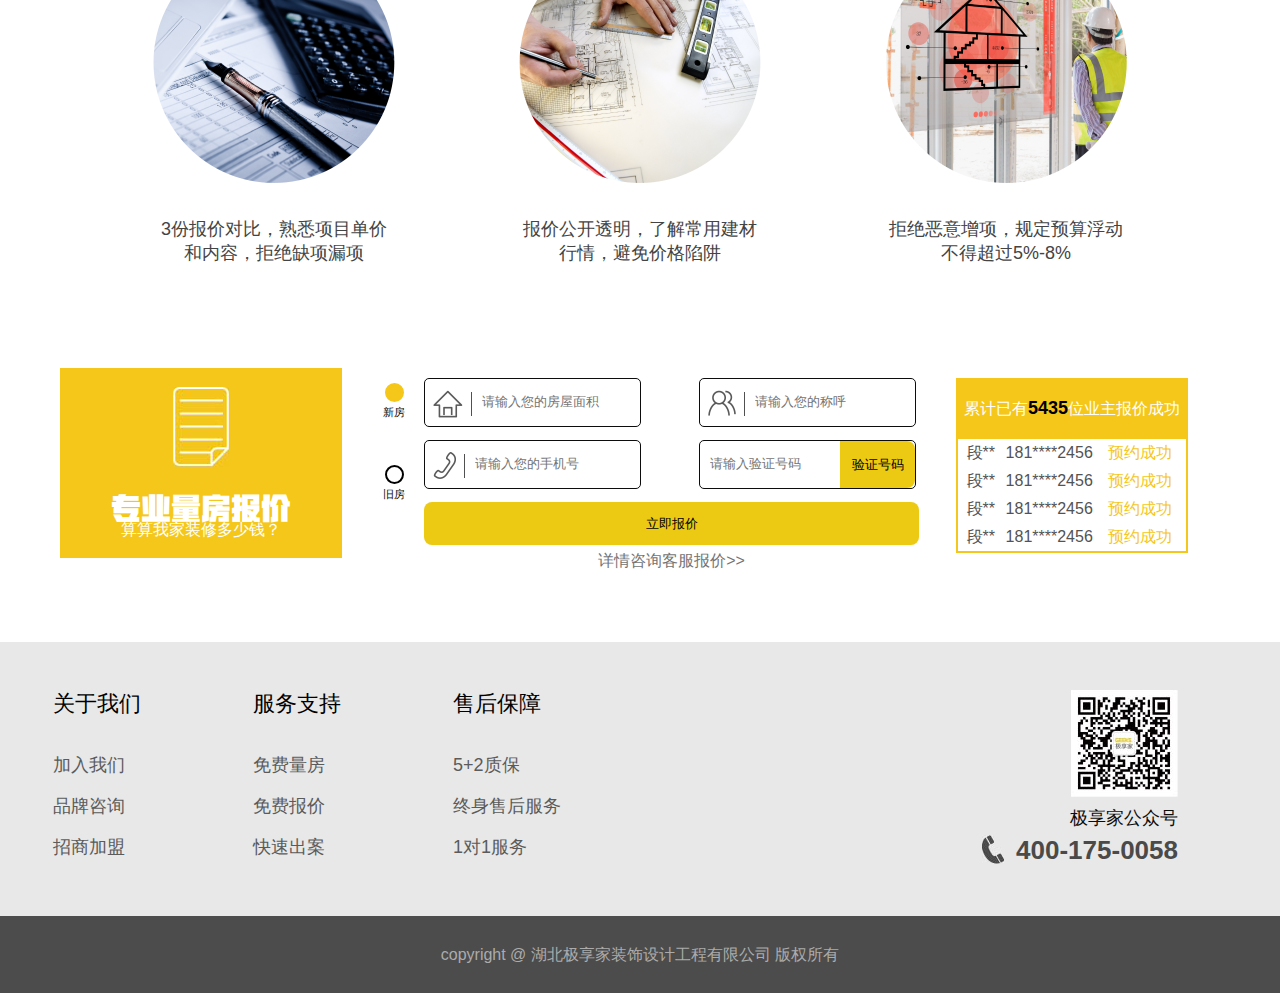
<file: baojia.html>
<!DOCTYPE html>
<html lang="en">
<head>
    <meta charset="UTF-8">
    <title>装修报价</title>
    <link rel="shortcut icon" href="font/favicon.ico" />
    <meta name="viewport" content="width=device-width, initial-scale=1, minimum-scale=1, maximum-scale=1">
    <link type="text/css" rel="stylesheet" href="css/style.css"/>
    <link type="text/css" rel="stylesheet" href="css/header.css"/>
    <link type="text/css" rel="stylesheet" href="css/baojia.css"/>
    <link type="text/css" rel="stylesheet" href="css/footer.css"/>
    <script src="js/jquery-1.8.0.js"></script>
    <script src="js/textScroll.js"></script>
    <script src="js/index.js"></script>
    <script src="js/jisuan.js"></script>
</head>
<body>
    <!--header-->
    <div class="header">
        <div class="top">
            <div class="inner clearfix">
                <a class="logo" href="index.html">
                    <img src="images/logo.png" alt="极享家，只为你住的安心" title="极享家，只为你住的安心"/>
                </a>
                <ul class="message">
                    <li>
                        <img src="images/ding.png"/>
                        <span class="city">武汉</span>
                        <span class="selec">[切换城市]</span>
                    </li>
                    <li>
                        <img src="images/phone.png"/>
                        <span class="phone">400-175-0058</span>
                    </li>
                </ul>
            </div>
        </div>
        <ul class="nav" id="nav">
            <div class="inner clearfix">
                <li><a href="index.html">首页</a></li>
                <li><a href="xinfang.html">新房装修</a></li>
                <li><a href="laofang.html">老房翻新</a></li>
                <li><a href="zhuhuanli.html">住户案例</a></li>
                <li class="active"><a href="baojia.html">装修报价</a></li>
                <li><a href="zhishi.html">装修知识</a></li>
            </div>
        </ul>
    </div>
    <!--banner-->
    <div class="banner"></div>
    <!--计算-->
    <div class="jisuan" id="jisuan">
        <div class="inner">
            <h3 class="tit">装修计算器<span>已有78643位业主成功获取装修报价</span></h3>
            <form class="cont clearfix">
                <div class="left-form">
                    <label class="clearfix">
                        <span class="txt">所在地区：</span>
                        <!--<input type="number"/>-->
                        <div class="quyu"><span>武汉</span></div>
                        <div class="select_box">
                            <ul>
                                <li>武汉</li>
                                <li>长沙</li>
                                <li>郑州</li>
                                <li>西安</li>
                                <li>合肥</li>
                            </ul>
                        </div>
                    </label>
                    <label class="clearfix">
                        <span class="txt">房屋面积：</span>
                        <input type="text" placeholder="填写您的房屋面积" id="mianji" maxlength="4"/>
                    </label>
                    <label class="clearfix">
                        <span class="txt">您的名字：</span>
                        <input type="text" placeholder="填写您的名字" id="name" maxlength="6"/>
                    </label>
                    <label class="clearfix">
                        <span class="txt">您的手机：</span>
                        <input type="text" placeholder="填写号码获取预算" id="phone" maxlength="11"/>
                    </label>
                </div>
                <a type="button" class="center-btn" id="center-btn">开始计算</a>
                <div class="right-form">
                    <dl>
                        <dt>施工预算约<span class="shigong">?</span>万元 全部预算约<span class="quanbu">?</span>万元</dt>
                        <dd>
                            <span class="txt">卧室</span>
                            <span class="line"></span>
                            <span class="jieguo ws">?</span>
                            元
                        </dd>
                        <dd>
                            <span class="txt">客厅</span>
                            <span class="line"></span>
                            <span class="jieguo kt">?</span>
                            元
                        </dd>
                        <dd>
                            <span class="txt">厨房</span>
                            <span class="line"></span>
                            <span class="jieguo cff">?</span>
                            元
                        </dd>
                        <dd>
                            <span class="txt">厕所</span>
                            <span class="line"></span>
                            <span class="jieguo cs">?</span>
                            元
                        </dd>
                        <dd>
                            <span class="txt">阳台</span>
                            <span class="line"></span>
                            <span class="jieguo yt">?</span>
                            元
                        </dd>
                        <dd>
                            <span class="txt">其他</span>
                            <span class="line"></span>
                            <span class="jieguo qt">?</span>
                            元
                        </dd>
                    </dl>
                </div>
            </form>
        </div>
    </div>
    <!--表格-->
    <div class="biaoge">
        <div class="inner">
            <ul class="thead clearfix">
                <li>综合对比</li>
                <li>GEEKS</li>
                <li>传统装修公司</li>
                <li>其他施工队</li>
            </ul>
            <div class="wrap">
                <ul class="cont clearfix">
                    <li>量房设计报价</li>
                    <li class="li-2">
                        <img src="images/bj-biaoge-true.png"/>
                        <p class="p1">24小时上门量房</p>
                        <p>48小时方案预算</p>
                        <p>72小时效果参考</p>
                    </li>
                    <li>
                        <img src="images/bj-biaoge-true.png"/>
                        <p>仅有方案</p>
                    </li>
                    <li class="li-last">
                        <img src="images/bj-biaoge-false.png"/>
                        <p>没有</p>
                    </li>
                </ul>
                <ul class="cont clearfix">
                    <li>设计把关</li>
                    <li class="li-2">
                        <img src="images/bj-biaoge-true.png"/>
                        <p class="p1">10人专项设计小组</p>
                        <p>500人专业设计师评估</p>
                        <p>设计总监把关设计</p>
                    </li>
                    <li>
                        <img src="images/bj-biaoge-false.png"/>
                        <p>没有</p>
                    </li>
                    <li class="li-last">
                        <img src="images/bj-biaoge-false.png"/>
                        <p>没有</p>
                    </li>
                </ul>
                <ul class="cont clearfix ul-3">
                    <li>施工品质</li>
                    <li class="li-2">
                        <img src="images/bj-biaoge-true.png"/>
                        <p class="p1">集团统一施工品牌</p>
                        <p>5S品质施工</p>
                    </li>
                    <li>
                        <img src="images/bj-biaoge-false.png"/>
                        <p>没有</p>
                    </li>
                    <li class="li-last">
                        <img src="images/bj-biaoge-false.png"/>
                        <p>没有</p>
                    </li>
                </ul>
                <ul class="cont clearfix ul-4">
                    <li>预算审核</li>
                    <li class="li-2">
                        <img src="images/bj-biaoge-true.png"/>
                        <p>专业监理审核预算</p>
                    </li>
                    <li>
                        <img src="images/bj-biaoge-false.png"/>
                        <p>没有</p>
                    </li>
                    <li class="li-last">
                        <img src="images/bj-biaoge-false.png"/>
                        <p>没有</p>
                    </li>
                </ul>
                <ul class="cont clearfix ul-5">
                    <li>疑问解答</li>
                    <li class="li-2">
                        <img src="images/bj-biaoge-true.png"/>
                        <p>一对一家庭疑问和监理</p>
                    </li>
                    <li>
                        <img src="images/bj-biaoge-true.png"/>
                        <p>设计师</p>
                    </li>
                    <li class="li-last">
                        <img src="images/bj-biaoge-false.png"/>
                        <p>没有</p>
                    </li>
                </ul>
            </div>
        </div>
    </div>
    <!--标题文字-->
    <div class="p-title">
        <h2>一分钟发布，24小时上门量房</h2>
    </div>
    <!--专业-->
    <div class="zhuanye">
        <div class="inner">
            <div class="picText">
                <div class="txt">
                    <p>专业设计师<br/>
                    精准测量尺寸</p>
                </div>
            </div>
            <div class="picText picText2">
                <div class="txt">
                    <p>现场沟通采光<br/>
                    及空间布局方案</p>
                </div>
            </div>
        </div>
    </div>
    <!--设计-->
    <div class="sheji">
        <div class="inner">
            <div class="page-title">
                <h3>三套设计方案全面PK，挑选最满意的设计</h3>
                <div class="line"></div>
            </div>
            <ul class="cont clearfix">
                <li>
                    <img src="images/bj-sheji-img1.png">
                    <div class="txt">
                        <p>专业设计师创意PK，比谁的设计最合意</p>
                        <div class="line"></div>
                    </div>
                </li>
                <li>
                    <img src="images/bj-sheji-img2.png">
                    <div class="txt">
                        <p>过往成功案例对比，选最合适的设计师</p>
                        <div class="line"></div>
                    </div>
                </li>
                <li>
                    <img src="images/bj-sheji-img3.png">
                    <div class="txt">
                        <p>设计不满意可重复修改，到满意为止</p>
                        <div class="line"></div>
                    </div>
                </li>
            </ul>
        </div>
    </div>
    <!--对比-->
    <div class="duibi">
        <div class="inner">
            <div class="page-title">
                <h3>精确报价对比，获取最合理的装修报价</h3>
                <div class="line"></div>
            </div>
            <ul class="cont clearfix">
                <li>
                    <div class="pic">
                        <img src="images/bj-duibi-img1.png"/>
                    </div>
                    <p>3份报价对比，熟悉项目单价 和内容，拒绝缺项漏项</p>
                </li>
                <li>
                    <div class="pic">
                        <img src="images/bj-duibi-img2.png"/>
                    </div>
                    <p>报价公开透明，了解常用建材 行情，避免价格陷阱</p>
                </li>
                <li>
                    <div class="pic">
                        <img src="images/bj-duibi-img3.png"/>
                    </div>
                    <p>拒绝恶意增项，规定预算浮动 不得超过5%-8%</p>
                </li>
            </ul>
        </div>
    </div>
    <!--报价-->
    <div class="baojia" id="baojia">
        <div class="inner clearfix">
            <div class="txt">
                <img src="images/xinfang-baodan-img_03.png" alt="">
                <h3>专业量房报价</h3>
                <p>算算我家装修多少钱？</p>
            </div>
            <form class="cont clearfix">
                <ul class="clearfix select" id="select-xinjiu">
                    <li class="active xin_wrap">
                        <span id="baojia_xin"></span>
                        <h6>新房</h6>
                    </li>
                    <li class="jiu_wrap">
                        <span id="baojia_jiu"></span>
                        <h6>旧房</h6>
                    </li>
                </ul>
                <div class="right">
                    <label class="clearfix">
                        <img src="images/baojia-ico1.png"/>
                        <span></span>
                        <input type="text" placeholder="请输入您的房屋面积" maxlength="4" id="BJmianji"/>
                    </label>
                    <label class="clearfix">
                        <img src="images/baojia-ico2.png"/>
                        <span></span>
                        <input type="text" placeholder="请输入您的称呼" maxlength="6" id="BJname"/>
                    </label>
                    <label class="clearfix">
                        <img src="images/baojia-ico3.png"/>
                        <span></span>
                        <input type="text" placeholder="请输入您的手机号" maxlength="11" id="BJnumber"/>
                    </label>
                    <label class="clearfix">
                        <input type="text" placeholder="请输入验证号码" id="BJrandnum"/>
                        <button type="button" class="yanzheng">验证号码</button>
                    </label>
                    <button type="button" class="jisuan" id="liji-baojia">立即报价</button>
                    <a href="#" class="zixun">详情咨询客服报价>></a>
                </div>
            </form>
            <div class="people" id="people">
                <div class="thead">累计已有<strong>5435</strong>位业主报价成功</div>
                <!--<marquee direction="up" scrollamount="5" class="p-scroll">
                    <table>
                        <tbody>
                        <tr><td>段**</td><td>181****2456</td><td>预约成功</td></tr>
                        <tr><td>段**</td><td>181****2456</td><td>预约成功</td></tr>
                        <tr><td>段**</td><td>181****2456</td><td>预约成功</td></tr>
                        <tr><td>段**</td><td>181****2456</td><td>预约成功</td></tr>
                        </tbody>
                    </table>
                </marquee>-->
                <div class="people-cont" id="people-cont">
                    <ul>
                        <li><span>段**</span><span>181****2456</span><span>预约成功</span></li>
                        <li><span>段**</span><span>181****2456</span><span>预约成功</span></li>
                        <li><span>段**</span><span>181****2456</span><span>预约成功</span></li>
                        <li><span>段**</span><span>181****2456</span><span>预约成功</span></li>
                    </ul>
                </div>
            </div>
        </div>
    </div>
    <!--footer-->
    <div class="footer">
        <div class="inner clearfix">
            <div class="siteMap">
                <dl>
                    <dt><a href="#">关于我们</a></dt>
                    <dd><a href="#">加入我们</a></dd>
                    <dd><a href="#">品牌咨询</a></dd>
                    <dd><a href="#">招商加盟</a></dd>
                </dl>
                <dl>
                    <dt><a href="#">服务支持</a></dt>
                    <dd><a href="#">免费量房</a></dd>
                    <dd><a href="#">免费报价</a></dd>
                    <dd><a href="#">快速出案</a></dd>
                </dl>
                <dl>
                    <dt><a href="#">售后保障</a></dt>
                    <dd><a href="#">5+2质保</a></dd>
                    <dd><a href="#">终身售后服务</a></dd>
                    <dd><a href="#">1对1服务</a></dd>
                </dl>
            </div>
            <div class="weixin">
                <img src="images/weixin.png" class="gzh"/>
                <h5>极享家公众号</h5>
                <div class="tel">
                    <img src="images/footer-img.png"/>
                    <p>400-175-0058</p>
                </div>
            </div>
        </div>
    </div>
    <!--bottom-->
    <div class="bottom">copyright @ 湖北极享家装饰设计工程有限公司 版权所有</div>
</body>
<!--百度推送-->
<script>
    (function(){
        var bp=document.createElement("script");
        var curProtocol=window.location.protocol.split(":")	[0];
        if(curProtocol==="https"){
            bp.src='https://zz.bdstatic.com/linksubmit/push.js';
        }else{
            bp.src='http://push.zhanzhang.baidu.com/push.js';
        }
        var s=document.getElementsByTagName("script")[0];
        s.parentNode.insertBefore(bp,s);
    })();
</script>
<!--textScroll-->
<script>
    $(function() {
        $('#people-cont').vTicker({
            speed: 500,
            pause: 800,
            animation: 'fade',
            mousePause: true,
            showItems:4
        });
    });
</script>
</html>
</file>
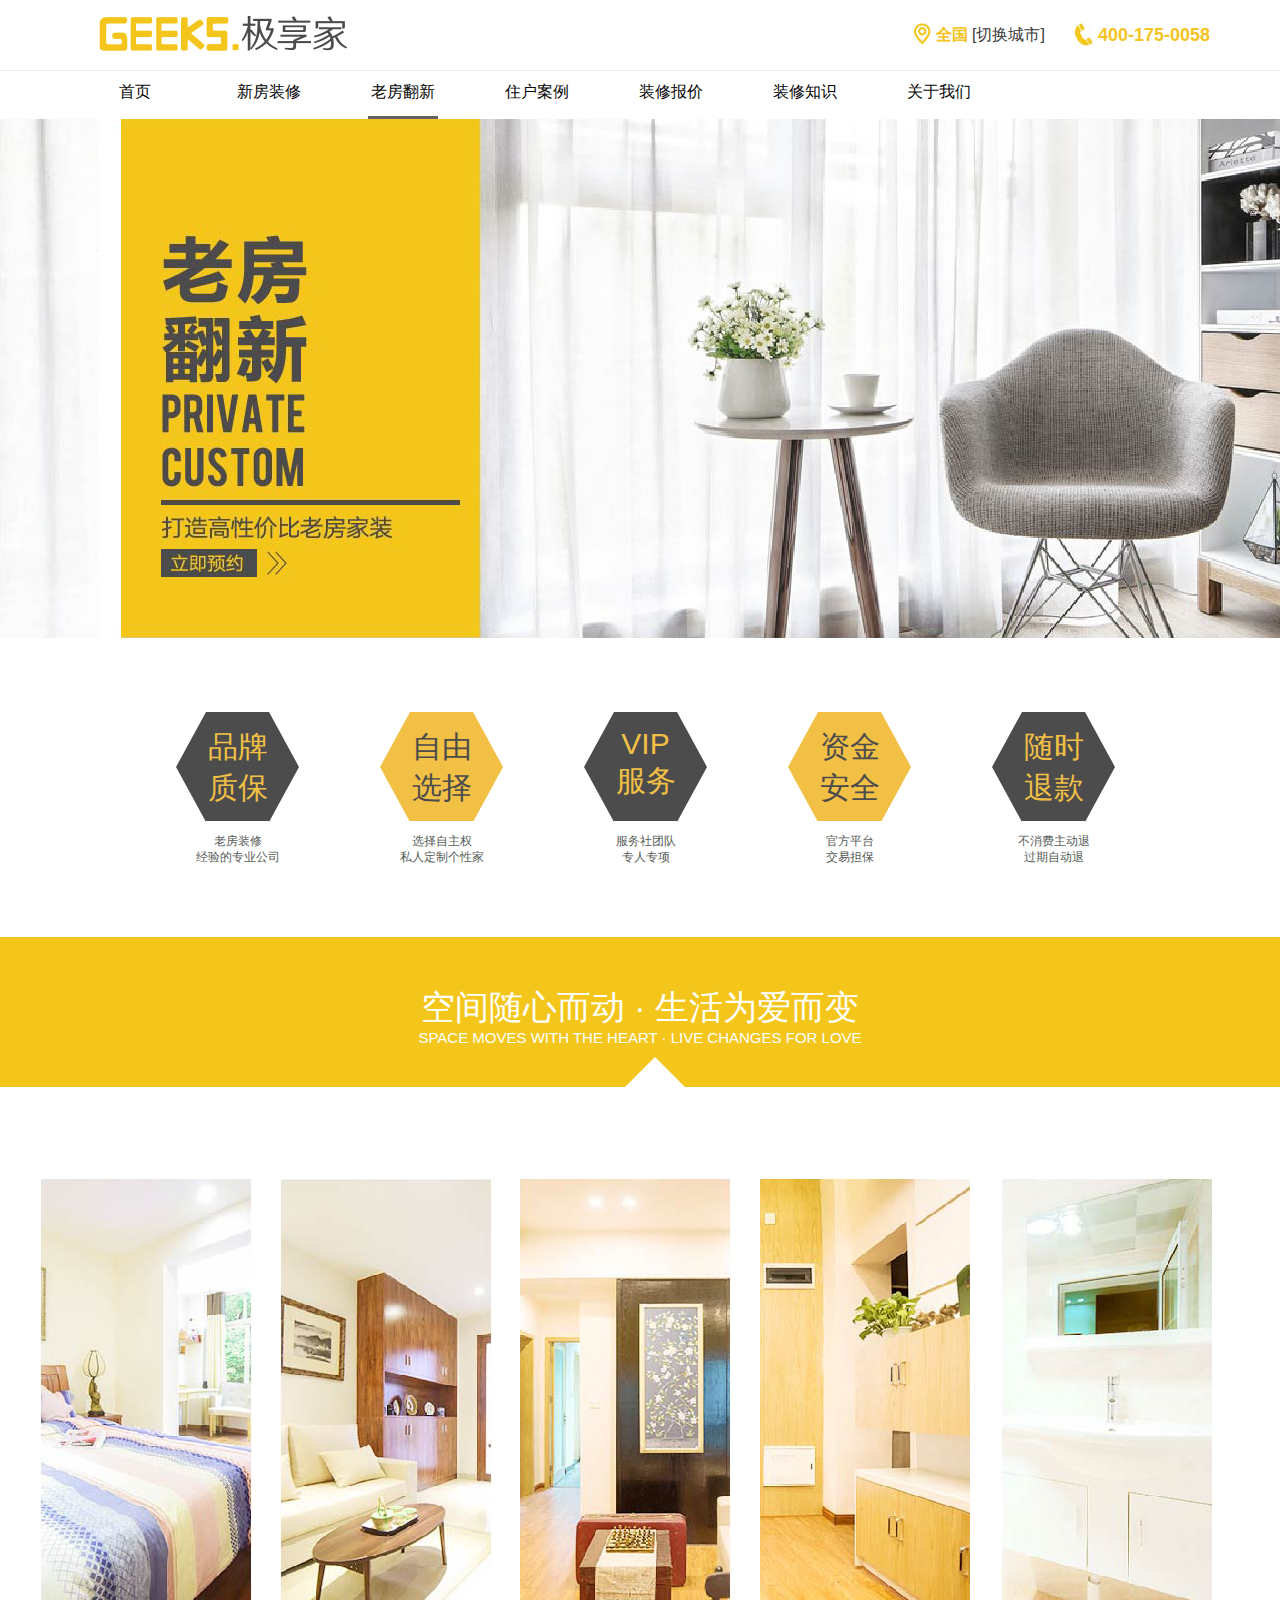
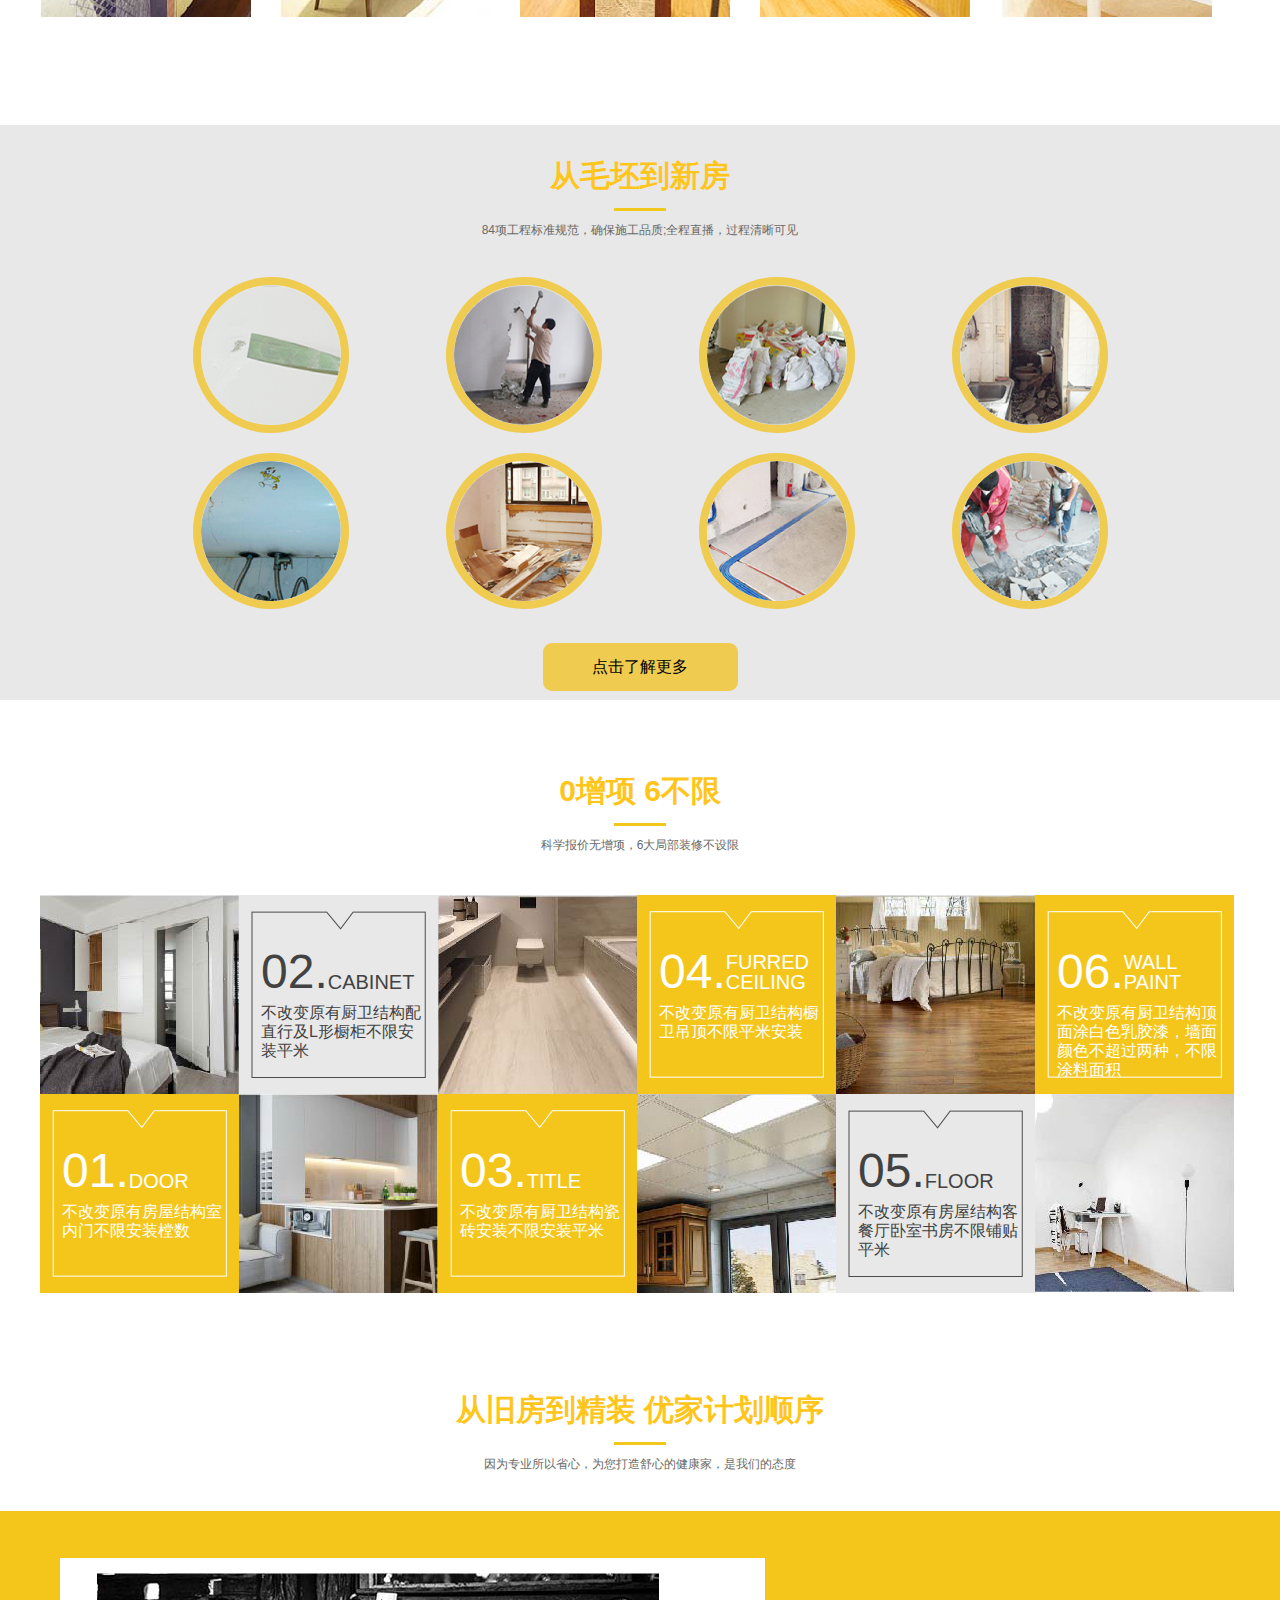
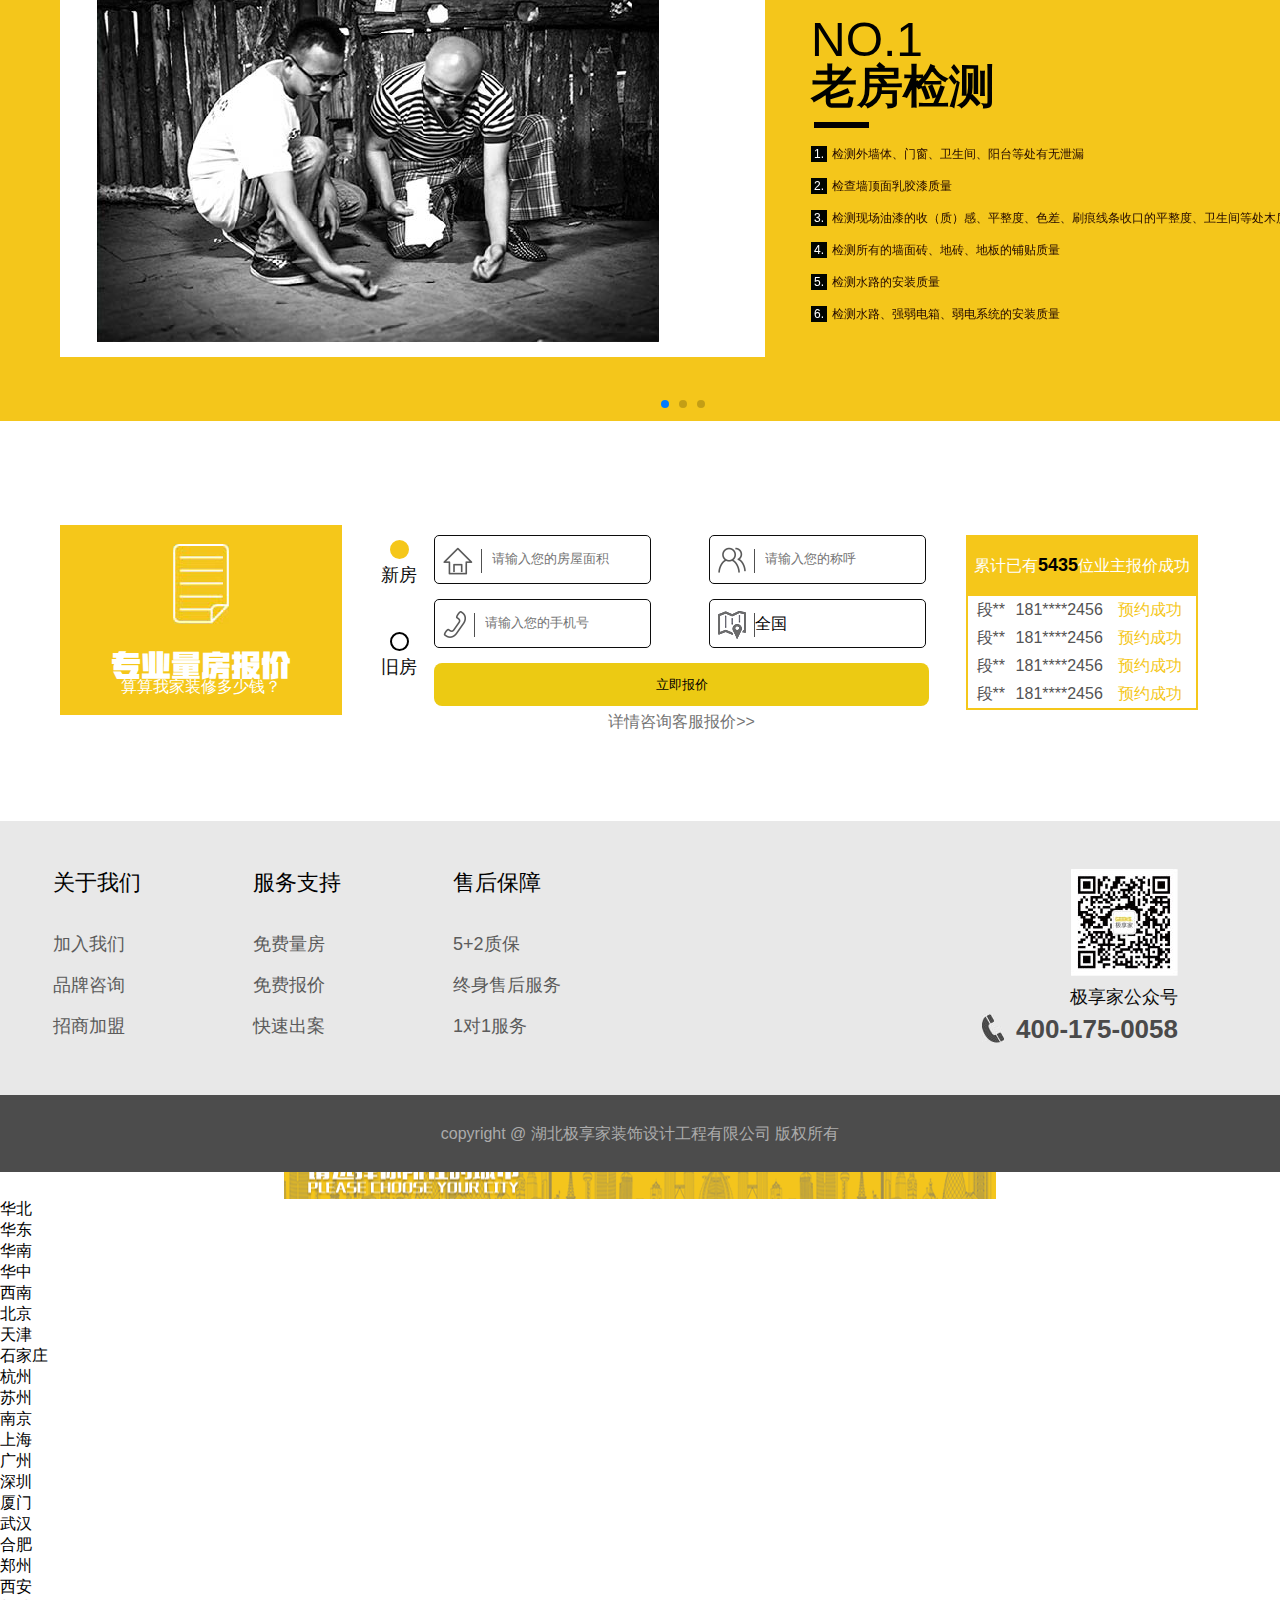
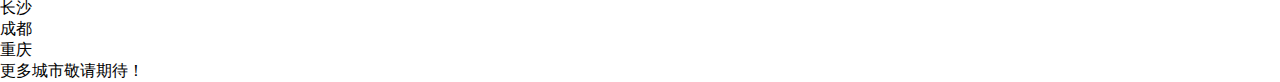
<file: laofang.html>
<!DOCTYPE html>
<html lang="en">
<head>
    <meta charset="UTF-8">
    <title>老房改造</title>
    <link rel="shortcut icon" href="font/favicon.ico" />
    <meta name="viewport" content="width=device-width, initial-scale=1, minimum-scale=1, maximum-scale=1">
    <link type="text/css" rel="stylesheet" href="css/style.css"/>
    <link type="text/css" rel="stylesheet" href="css/header.css"/>
    <link type="text/css" rel="stylesheet" href="css/swiper.min.css"/>
    <link type="text/css" rel="stylesheet" href="css/laofang.css"/>
    <link type="text/css" rel="stylesheet" href="css/footer.css"/>
    <link type="text/css" rel="stylesheet" href="css/animate.css"/>
    <script src="js/jquery.min.1.8.3.js"></script>
    <script src="js/header-hover.js"></script>
    <script src="js/header-popup.js"></script>
    <script src="js/baojia-modul.js"></script>
    <script src="js/textScroll.js"></script>
    <script src="js/swiper.jquery.min.js"></script>
</head>
<body>
<!--header-->
<div class="header">
    <div class="top">
        <div class="inner clearfix">
            <a class="logo" href="index.html">
                <img src="images/logo.png" alt="极享家，只为你住的安心" title="极享家，只为你住的安心"/>
            </a>
            <ul class="message">
                <li>
                    <img src="images/ding.png"/>
                    <span class="city">全国</span>
                    <span class="selec">[切换城市]</span>
                </li>
                <li>
                    <img src="images/phone.png"/>
                    <span class="phone">400-175-0058</span>
                </li>
            </ul>
        </div>
    </div>
    <div class="nav" id="nav">
        <ul class="inner clearfix">
            <li><a href="index.html">首页</a><span></span></li>
            <li><a href="xinfang.html">新房装修</a><span></span></li>
            <li class="active"><a href="laofang.html">老房翻新</a><span></span></li>
            <li><a href="zhuhuanli.html">住户案例</a><span></span></li>
            <li><a href="baojia.html">装修报价</a><span></span></li>
            <li><a href="zhishi.html">装修知识</a><span></span></li>
            <li><a href="about.html">关于我们</a><span></span></li>
        </ul>
    </div>
</div>
<!--banner-->
<div class="banner"></div>
<!--质保-->
<div class="zhibao">
    <div class="inner">
        <ul class="clearfix">
            <li>
                <h3>品牌质保</h3>
                <p>老房装修<br/>经验的专业公司</p>
            </li>
            <li>
                <h3>自由选择</h3>
                <p>选择自主权<br/>私人定制个性家</p>
            </li>
            <li>
                <h3>VIP服务</h3>
                <p>服务社团队<br/>专人专项</p>
            </li>
            <li>
                <h3>资金安全</h3>
                <p>官方平台<br/>交易担保</p>
            </li>
            <li>
                <h3>随时退款</h3>
                <p>不消费主动退<br/>过期自动退</p>
            </li>
        </ul>
    </div>
</div>
<!--标题文字-->
<div class="p-title">
    <h2>空间随心而动 · 生活为爱而变</h2>
    <p>SPACE MOVES WITH THE HEART · LIVE CHANGES FOR LOVE</p>
</div>
<!--室内图-->
<div class="shinei">
    <div class="inner">
        <ul class="clearfix">
            <li class="one"><div class="in-pic"></div></li>
            <li class="two"><div class="in-pic"></div></li>
            <li class="three"><div class="in-pic"></div></li>
            <li class="four"><div class="in-pic"></div></li>
            <li class="five"><div class="in-pic"></div></li>
        </ul>
    </div>
</div>
<!--毛坯-->
<div class="maopi">
    <div class="inner clearfix">
        <div class="page-title">
            <h3>从毛坯到新房</h3>
            <div class="line"></div>
            <p>84项工程标准规范，确保施工品质;全程直播，过程清晰可见</p>
        </div>
        <ul class="clearfix">
            <li>
                <img src="images/lf-maopi-img1.png">
                <div class="in-txt">
                    <h4>清除墙面浮尘</h4>
                </div>
            </li>
            <li>
                <img src="images/lf-maopi-img2.png">
                <div class="in-txt">
                    <h4>内墙升级修复</h4>
                </div>
            </li>
            <li>
                <img src="images/lf-maopi-img3.png">
                <div class="in-txt">
                    <h4>拆除垃圾清理</h4>
                </div>
            </li>
            <li>
                <img src="images/lf-maopi-img4.png">
                <div class="in-txt">
                    <h4>拆除破旧洁具</h4>
                </div>
            </li>
            <li>
                <img src="images/lf-maopi-img5.png">
                <div class="in-txt">
                    <h4>拆除老旧电器</h4>
                </div>
            </li>
            <li>
                <img src="images/lf-maopi-img6.png">
                <div class="in-txt">
                    <h4>拆除现场木制作</h4>
                </div>
            </li>
            <li>
                <img src="images/lf-maopi-img7.png">
                <div class="in-txt">
                    <h4>检测管线布局</h4>
                </div>
            </li>
            <li>
                <img src="images/lf-maopi-img8.png">
                <div class="in-txt">
                    <h4>拆除地面瓷砖</h4>
                </div>
            </li>
        </ul>
        <a href="#" class="geng">点击了解更多</a>
    </div>
</div>
<!--增项-->
<div class="zengxiang">
    <div class="inner">
        <div class="page-title">
            <h3>0增项 6不限</h3>
            <div class="line"></div>
            <p>科学报价无增项，6大局部装修不设限</p>
        </div>
        <ul class="picText clearfix">
            <li class="pic">
                <img src="images/lf-zengxiang-img_03.png"/>
            </li>
            <li class="txt">
                <p class="p1">
                    <span class="num">02.</span>
                    CABINET
                </p>
                <p class="p2">不改变原有厨卫结构配直行及L形橱柜不限安装平米</p>
            </li>
            <li class="pic">
                <img src="images/lf-zengxiang-img_05.png"/>
            </li>
            <li class="txt">
                <p class="p1">
                    <span class="num">04.</span>
                    <span class="right">FURRED CEILING</span>
                </p>
                <p class="p2">不改变原有厨卫结构橱卫吊顶不限平米安装</p>
            </li>
            <li class="pic">
                <img src="images/lf-zengxiang-img_07.png"/>
            </li>
            <li class="txt">
                <p class="p1">
                    <span class="num">06.</span>
                    <span class="right">WALL PAINT</span>
                </p>
                <p class="p2">不改变原有厨卫结构顶面涂白色乳胶漆，墙面颜色不超过两种，不限涂料面积</p>
            </li>
            <li class="txt">
                <p class="p1">
                    <span class="num">01.</span>
                    DOOR
                </p>
                <p class="p2">不改变原有房屋结构室内门不限安装樘数</p>
            </li>
            <li class="pic">
                <img src="images/lf-zengxiang-img_10.png"/>
            </li>
            <li class="txt">
                <p class="p1">
                    <span class="num">03.</span>
                    TITLE
                </p>
                <p class="p2">不改变原有厨卫结构瓷砖安装不限安装平米</p>
            </li>
            <li class="pic">
                <img src="images/lf-zengxiang-img_12.png"/>
            </li>
            <li class="txt">
                <p class="p1">
                    <span class="num">05.</span>
                    FLOOR
                </p>
                <p class="p2">不改变原有房屋结构客餐厅卧室书房不限铺贴平米</p>
            </li>
            <li class="pic">
                <img src="images/lf-zengxiang-img_14.png"/>
            </li>
        </ul>
    </div>
</div>
<!--精装-->
<div class="jingzhuang">
    <div class="page-title">
        <h3>从旧房到精装 优家计划顺序</h3>
        <div class="line"></div>
        <p>因为专业所以省心，为您打造舒心的健康家，是我们的态度</p>
    </div>
    <div class="jingzhuang-cont">
        <div class="inner">
            <div class="swiper-container cont" id="cont">
                <!-- Swiper -->
                <div class="swiper-wrapper">
                    <div class="swiper-slide picText">
                        <div class="pic">
                            <img src="images/lf-jingzhuang-img1.png"/>
                        </div>
                        <div class="text">
                            <p>NO.1</p>
                            <h4>老房检测</h4>
                            <div class="line"></div>
                            <ol>
                                <li><span>1.</span>检测外墙体、门窗、卫生间、阳台等处有无泄漏</li>
                                <li><span>2.</span>检查墙顶面乳胶漆质量</li>
                                <li><span>3.</span>检测现场油漆的收（质）感、平整度、色差、刷痕线条收口的平整度、卫生间等处木质门的防潮</li>
                                <li><span>4.</span>检测所有的墙面砖、地砖、地板的铺贴质量</li>
                                <li><span>5.</span>检测水路的安装质量</li>
                                <li><span>6.</span>检测水路、强弱电箱、弱电系统的安装质量</li>
                            </ol>
                        </div>
                    </div>
                    <div class="swiper-slide picText">
                        <div class="pic">
                            <img src="images/lf-jingzhuang-img2.png"/>
                        </div>
                        <div class="text">
                            <p>NO.2</p>
                            <h4>施工进场</h4>
                            <div class="line"></div>
                            <ol>
                                <li><span>1.</span>拆装：拆下地板和壁纸，浴室的陶器和瓷砖，厨房的洗碗槽，照明和屋顶装修脚线</li>
                                <li><span>2.</span>排水管及暖气管：设好浴室、厨房、客厅和阳台等地的排水管和暖气管</li>
                                <li><span>3.</span>木工：做完屋顶壁带、竖墙、门、窗户、家具等木工活检测所有墙面砖、地砖、地板的铺贴质量</li>
                                <li><span>4.</span>电路工程：根据照明设计，进行线路改造，如装灯和开关位置，做好钻孔处理</li>
                                <li><span>5.</span>铺地砖：先铺好浴室和厨房的地砖，再铺房间的地砖</li>
                                <li><span>6.</span>涂漆：分房门、屋顶壁带等木工涂装和玄关门的重刷等涂装作业</li>
                            </ol>
                        </div>
                    </div>
                    <div class="swiper-slide picText">
                        <div class="pic">
                            <img src="images/lf-jingzhuang-img3.png"/>
                        </div>
                        <div class="text">
                            <p>NO.3</p>
                            <h4>业主验收</h4>
                            <div class="line"></div>
                            <ol>
                                <li><span>1.</span>业主验收</li>
                                <li><span>2.</span>搬入新家</li>
                            </ol>
                        </div>
                    </div>
                </div>
                <!-- Add Pagination -->
                <div class="swiper-pagination"></div>
            </div>

            <!--banner IE9以下浏览器-->
            <!--[if lt IE 9]>
            <style>
                #cont{display:none;}
            </style>
            <div class="bannerIE clearfix cont" id="bannerIE">
                <ul class="banner-ul clearfix" id="banner-ul">
                    <li class="li li1 picText">
                        <div class="pic">
                            <img src="images/lf-jingzhuang-img1.png"/>
                        </div>
                        <div class="text">
                            <p>NO.1</p>
                            <h4>老房检测</h4>
                            <div class="line"></div>
                            <ol>
                                <li><span>1.</span>检测外墙体、门窗、卫生间、阳台等处有无泄漏</li>
                                <li><span>2.</span>检查墙顶面乳胶漆质量</li>
                                <li><span>3.</span>检测现场油漆的收（质）感、平整度、色差、刷痕线条收口的平整度、卫生间等处木质门的防潮</li>
                                <li><span>4.</span>检测所有的墙面砖、地砖、地板的铺贴质量</li>
                                <li><span>5.</span>检测水路的安装质量</li>
                                <li><span>6.</span>检测水路、强弱电箱、弱电系统的安装质量</li>
                            </ol>
                        </div>
                    </li>
                    <li class="li li2 picText">
                        <div class="pic">
                            <img src="images/lf-jingzhuang-img2.png"/>
                        </div>
                        <div class="text">
                            <p>NO.2</p>
                            <h4>施工进场</h4>
                            <div class="line"></div>
                            <ol>
                                <li><span>1.</span>拆装：拆下地板和壁纸，浴室的陶器和瓷砖，厨房的洗碗槽，照明和屋顶装修脚线</li>
                                <li><span>2.</span>排水管及暖气管：设好浴室、厨房、客厅和阳台等地的排水管和暖气管</li>
                                <li><span>3.</span>木工：做完屋顶壁带、竖墙、门、窗户、家具等木工活检测所有墙面砖、地砖、地板的铺贴质量</li>
                                <li><span>4.</span>电路工程：根据照明设计，进行线路改造，如装灯和开关位置，做好钻孔处理</li>
                                <li><span>5.</span>铺地砖：先铺好浴室和厨房的地砖，再铺房间的地砖</li>
                                <li><span>6.</span>涂漆：分房门、屋顶壁带等木工涂装和玄关门的重刷等涂装作业</li>
                            </ol>
                    </li>
                    <li class="li li3 picText">
                        <div class="pic">
                            <img src="images/lf-jingzhuang-img3.png"/>
                        </div>
                        <div class="text">
                            <p>NO.3</p>
                            <h4>业主验收</h4>
                            <div class="line"></div>
                            <ol>
                                <li><span>1.</span>业主验收</li>
                                <li><span>2.</span>搬入新家</li>
                            </ol>
                        </div>
                    </li>
                </ul>
                <span class="preBtn" id="preBtn">〈</span>
                <span class="nextBtn" id="nextBtn">〉</span>
                <ol class="banner-ol" id="banner-ol"></ol>
            </div>
            <script src="js/tools.js"></script>
            <script src="js/banner-ie.js"></script>
            <![endif]-->
        </div>
    </div>
</div>
<!--报价-->
<div class="baojia" id="baojia">
    <div class="inner clearfix">
        <div class="txt">
            <img src="images/xinfang-baodan-img_03.png" alt="">
            <h3>专业量房报价</h3>
            <p>算算我家装修多少钱？</p>
        </div>
        <form class="cont clearfix">
            <ul class="select" id="select-xinjiu">
                <li class="active xin_wrap">
                    <span id="baojia_xin"></span>
                    <h6>新房</h6>
                </li>
                <li class="jiu_wrap">
                    <span id="baojia_jiu"></span>
                    <h6>旧房</h6>
                </li>
            </ul>
            <div class="right">
                <label class="clearfix">
                    <img src="images/baojia-ico1.png"/>
                    <span></span>
                    <input type="text" placeholder="请输入您的房屋面积" maxlength="4" id="BJmianji"/>
                </label>
                <label class="clearfix">
                    <img src="images/baojia-ico2.png"/>
                    <span></span>
                    <input type="text" placeholder="请输入您的称呼" maxlength="6" id="BJname"/>
                </label>
                <label class="clearfix">
                    <img src="images/baojia-ico3.png"/>
                    <span></span>
                    <input type="text" placeholder="请输入您的手机号" maxlength="11" id="BJnumber"/>
                </label>
                <!--<label class="clearfix">
                    <input type="text" placeholder="请输入验证号码" id="BJrandnum"/>
                    <button type="button" class="yanzheng">验证号码</button>
                </label>-->
                <label class="clearfix BJ-quyu">
                    <img src="images/baojia-ico4.png"/>
                    <span></span>
                    <div id="BJ-area" class="input">全国</div>
                    <ul class="select-quyu">
                        <li data-value="全国">全国</li>
                    </ul>
                </label>

                <button type="button" class="jisuan" id="liji-baojia">立即报价</button>
                <a href="#" class="zixun">详情咨询客服报价>></a>
            </div>
        </form>
        <div class="people" id="people">
            <div class="thead">累计已有<strong>5435</strong>位业主报价成功</div>
            <div class="people-cont" id="people-cont">
                <ul>
                    <li><span>段**</span><span>181****2456</span><span>预约成功</span></li>
                    <li><span>段**</span><span>181****2456</span><span>预约成功</span></li>
                    <li><span>段**</span><span>181****2456</span><span>预约成功</span></li>
                    <li><span>段**</span><span>181****2456</span><span>预约成功</span></li>
                </ul>
            </div>
        </div>
    </div>
</div>
<!--footer-->
<div class="footer">
    <div class="inner clearfix">
        <div class="siteMap">
            <dl>
                <dt><a href="#">关于我们</a></dt>
                <dd><a href="#">加入我们</a></dd>
                <dd><a href="#">品牌咨询</a></dd>
                <dd><a href="#">招商加盟</a></dd>
            </dl>
            <dl>
                <dt><a href="#">服务支持</a></dt>
                <dd><a href="#">免费量房</a></dd>
                <dd><a href="#">免费报价</a></dd>
                <dd><a href="#">快速出案</a></dd>
            </dl>
            <dl>
                <dt><a href="#">售后保障</a></dt>
                <dd><a href="#">5+2质保</a></dd>
                <dd><a href="#">终身售后服务</a></dd>
                <dd><a href="#">1对1服务</a></dd>
            </dl>
        </div>
        <div class="weixin">
            <img src="images/weixin.png" class="gzh"/>
            <h5>极享家公众号</h5>
            <div class="tel">
                <img src="images/footer-img.png"/>
                <p>400-175-0058</p>
            </div>
        </div>
    </div>
</div>
<!--bottom-->
<div class="bottom">copyright @ 湖北极享家装饰设计工程有限公司 版权所有</div>

<!--区域弹窗-->
<div class="has-area-bg" id="has-area-bg"></div>
<div class="has-area" id="has-area">
    <div class="top" style="background:url('images/header_area.png') no-repeat center;backgroud-size:cover;">
        <span class="closeArea"><img src="images/popup-close.png"></span>
    </div>
    <div class="area clearfix">
        <div class="region">
            <ul>
                <li>华北</li>
                <li>华东</li>
                <li>华南</li>
                <li>华中</li>
                <li>西南</li>
            </ul>
        </div>
        <div class="has-city" id="has-city">
            <ul class="c1 clearfix">
            </ul>
            <ul class="c2 clearfix"></ul>
            <ul class="c3 clearfix"></ul>
            <ul class="c4 clearfix"></ul>
            <ul class="c5 clearfix"></ul>
        </div>
    </div>
    <p>更多城市敬请期待！</p>
</div>
</body>
<!-- Initialize Swiper -->
<script>
    var swiper = new Swiper('.swiper-container', {
        pagination: '.swiper-pagination',
        paginationClickable: true,
        spaceBetween: 30,
        centeredSlides: true,
        autoplay: 2500,
        autoplayDisableOnInteraction: false,
        slidesPerView:1,
        loop: false
    });
</script>
<!--百度推送-->
<script>
    (function(){
        var bp=document.createElement("script");
        var curProtocol=window.location.protocol.split(":")	[0];
        if(curProtocol==="https"){
            bp.src='https://zz.bdstatic.com/linksubmit/push.js';
        }else{
            bp.src='http://push.zhanzhang.baidu.com/push.js';
        }
        var s=document.getElementsByTagName("script")[0];
        s.parentNode.insertBefore(bp,s);
    })();
</script>
<!--textScroll-->
<script>
    $(function() {
        $('#people-cont').vTicker({
            speed: 500,
            pause: 2000,
            animation: 'fade',
            mousePause: true,
            showItems:4
        });
    });
</script>
</html>
</file>
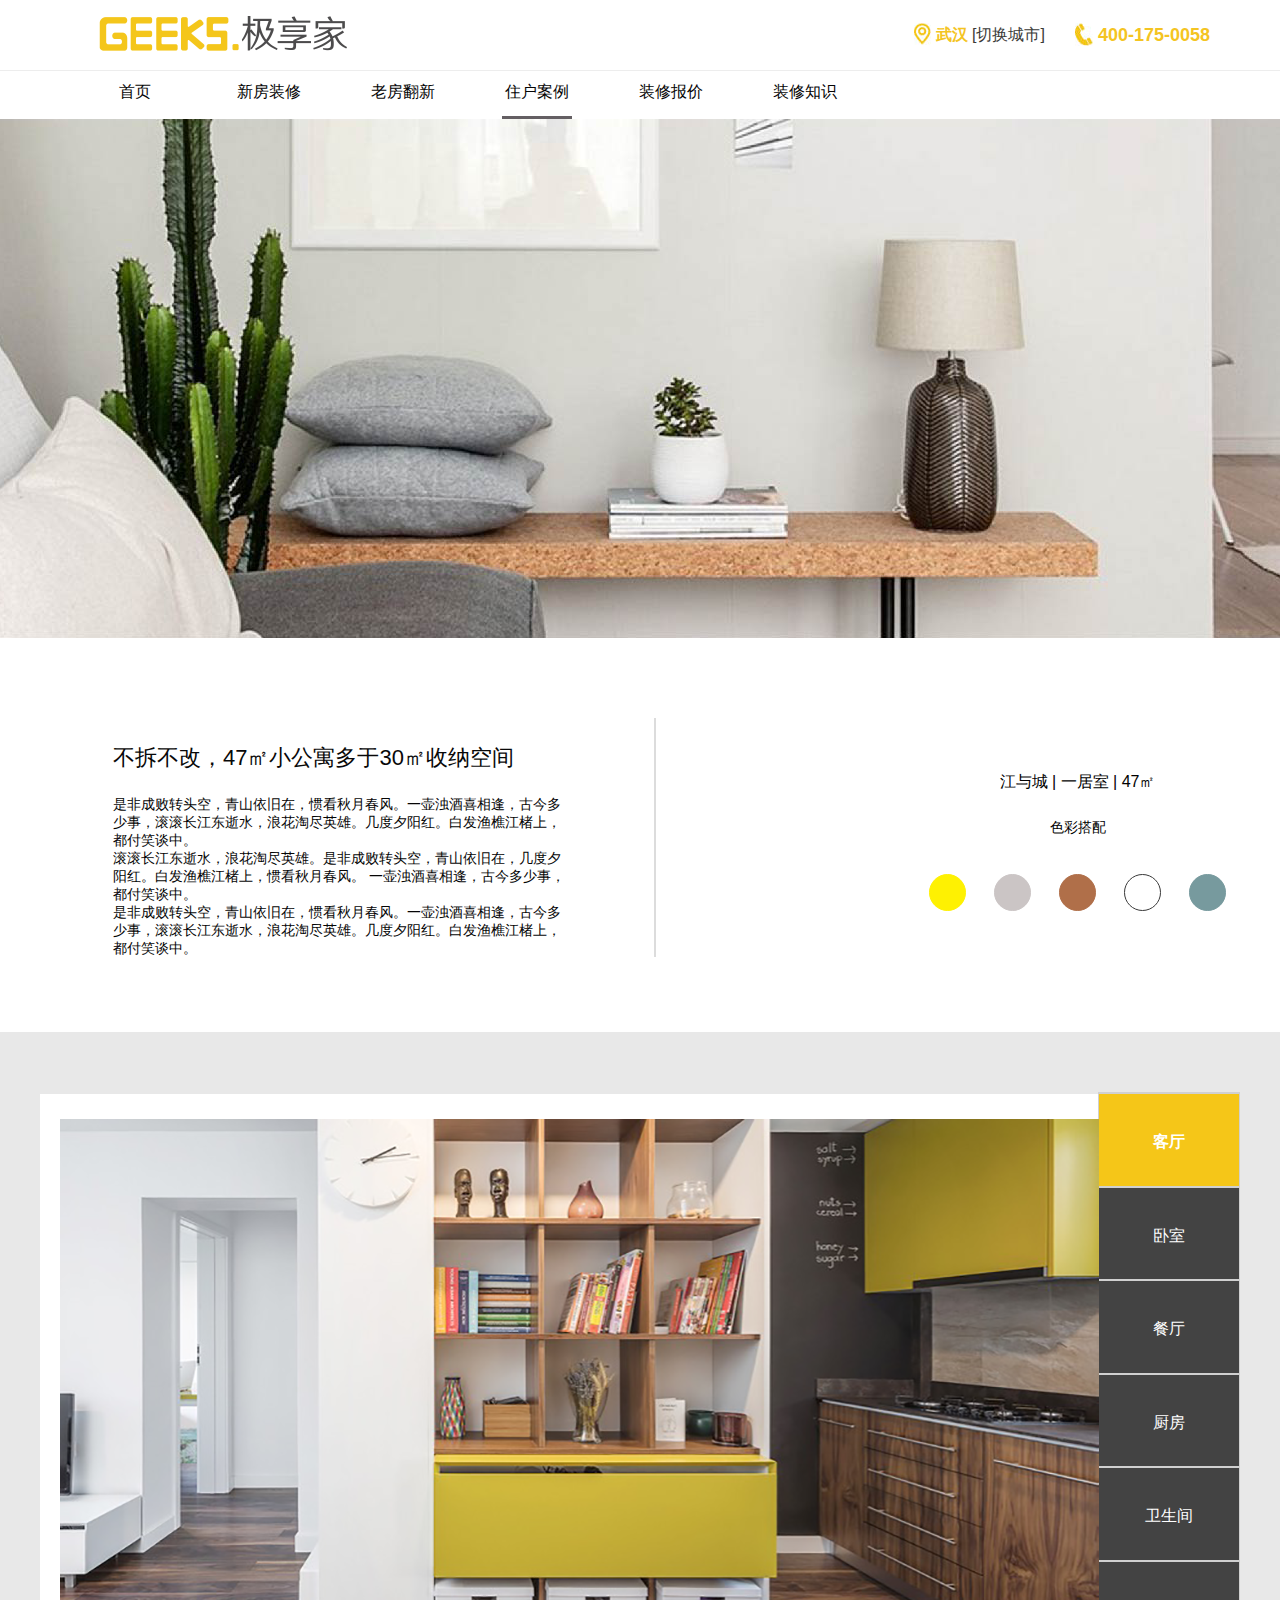
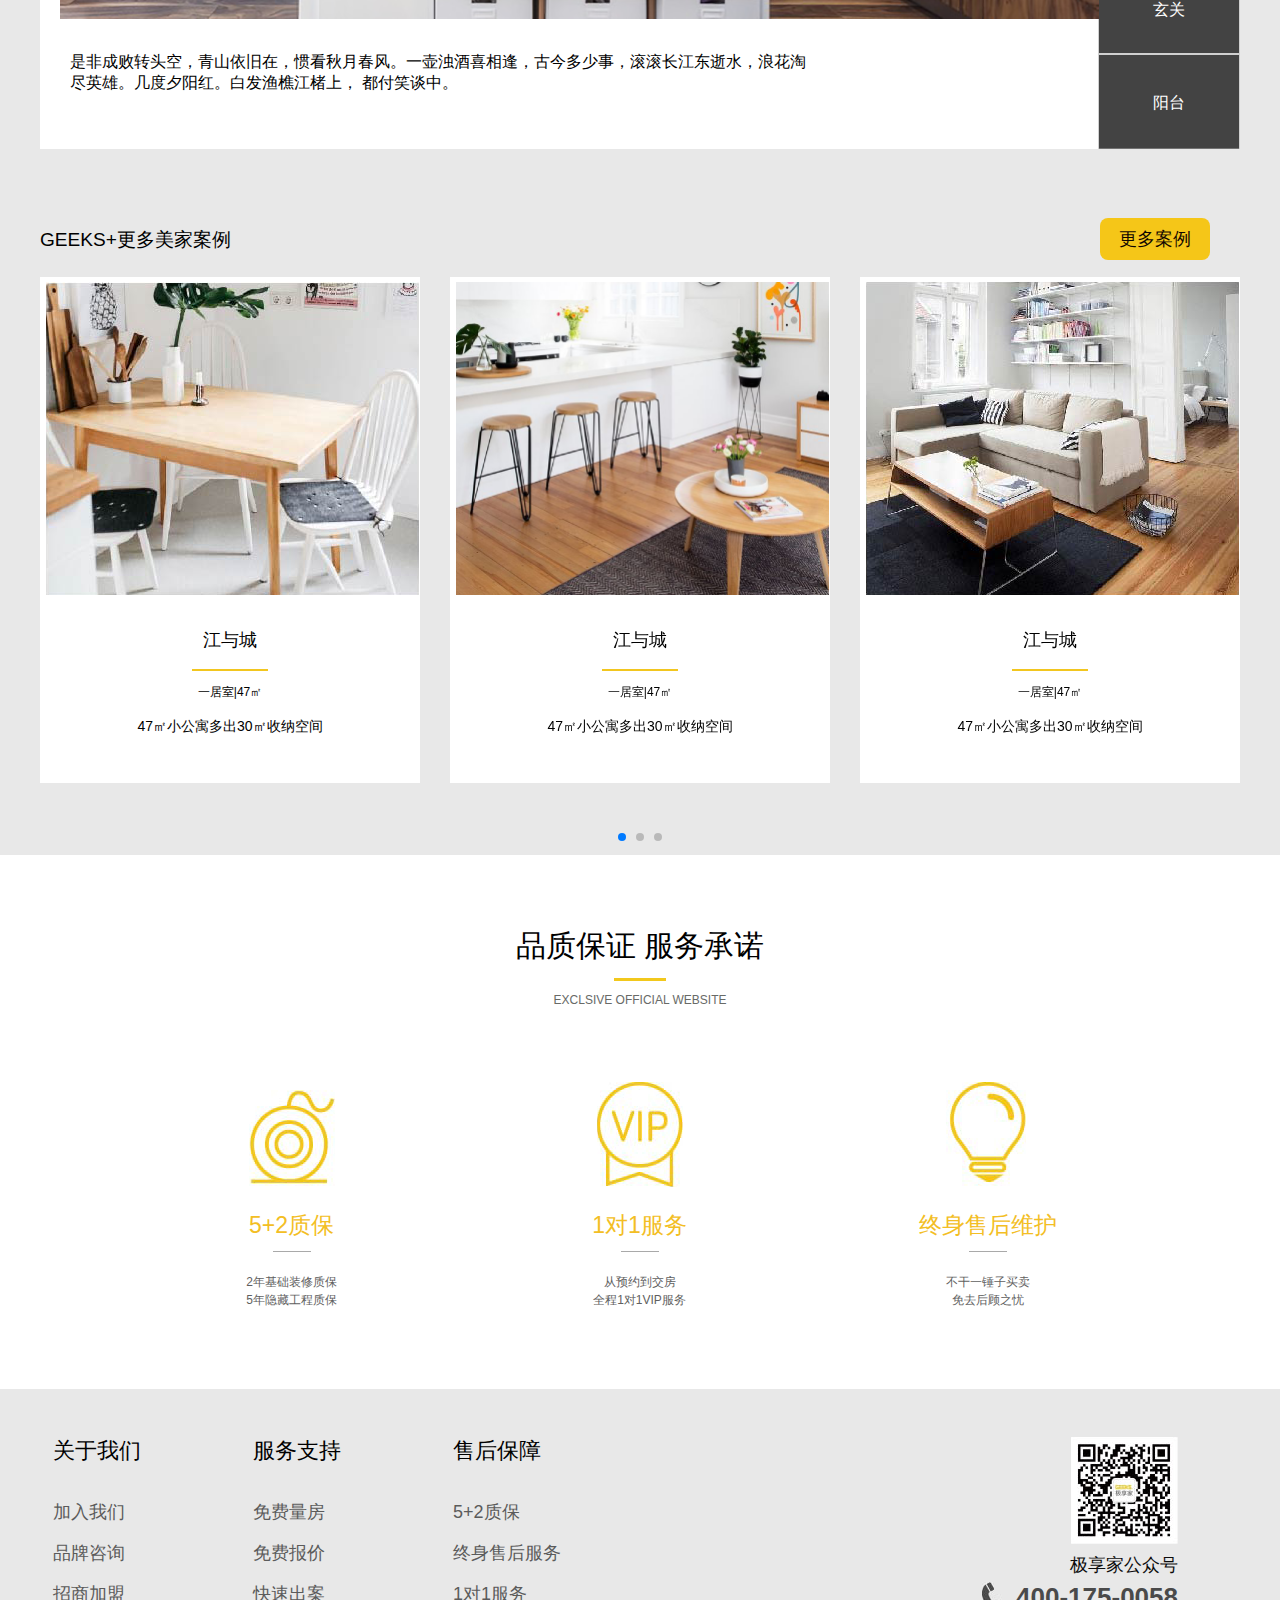
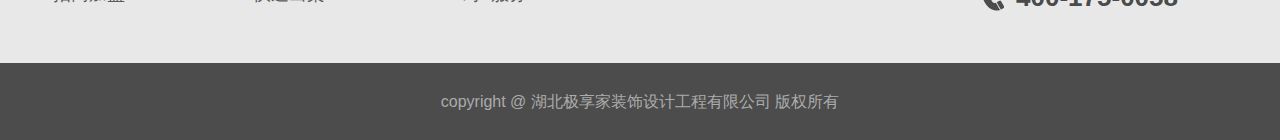
<file: xiangqing.html>
<!DOCTYPE html>
<html lang="en">
<head>
    <meta charset="UTF-8">
    <title>案例</title>
    <link rel="shortcut icon" href="font/favicon.ico" />
    <meta name="viewport" content="width=device-width, initial-scale=1, minimum-scale=1, maximum-scale=1">
    <link type="text/css" rel="stylesheet" href="css/style.css"/>
    <link type="text/css" rel="stylesheet" href="css/header.css"/>
    <link type="text/css" rel="stylesheet" href="css/swiper.min.css"/>
    <link type="text/css" rel="stylesheet" href="css/xiangqing.css"/>
    <link type="text/css" rel="stylesheet" href="css/footer.css"/>
    <script src="js/jquery-1.8.0.js"></script>
    <!--<script src="js/swiper.min.js"></script>-->
    <script src="js/swiper.jquery.min.js"></script>
    <script src="js/xiangqing.js"></script>
</head>
<body>
<!--header-->
<div class="header">
    <div class="top">
        <div class="inner clearfix">
            <a class="logo" href="index.html">
                <img src="images/logo.png" alt="极享家，只为你住的安心" title="极享家，只为你住的安心"/>
            </a>
            <ul class="message">
                <li>
                    <img src="images/ding.png"/>
                    <span class="city">武汉</span>
                    <span class="selec">[切换城市]</span>
                </li>
                <li>
                    <img src="images/phone.png"/>
                    <span class="phone">400-175-0058</span>
                </li>
            </ul>
        </div>
    </div>
    <ul class="nav" id="nav">
        <div class="inner clearfix">
            <li><a href="index.html">首页</a></li>
            <li><a href="xinfang.html">新房装修</a></li>
            <li><a href="laofang.html">老房翻新</a></li>
            <li class="active"><a href="zhuhuanli.html">住户案例</a></li>
            <li><a href="baojia.html">装修报价</a></li>
            <li><a href="zhishi.html">装修知识</a></li>
        </div>
    </ul>
</div>
<!--banner-->
<div class="banner"></div>
<!--介绍-->
<div class="jieshao">
    <div class="inner">
        <div class="cont clearfix">
            <div class="left">
                <h3>不拆不改，47㎡小公寓多于30㎡收纳空间</h3>
                <p>是非成败转头空，青山依旧在，惯看秋月春风。一壶浊酒喜相逢，古今多少事，滚滚长江东逝水，浪花淘尽英雄。几度夕阳红。白发渔樵江楮上，
                    都付笑谈中。<br/>
                    滚滚长江东逝水，浪花淘尽英雄。是非成败转头空，青山依旧在，几度夕阳红。白发渔樵江楮上，惯看秋月春风。
                    一壶浊酒喜相逢，古今多少事，都付笑谈中。<br/>
                    是非成败转头空，青山依旧在，惯看秋月春风。一壶浊酒喜相逢，古今多少事，滚滚长江东逝水，浪花淘尽英雄。几度夕阳红。白发渔樵江楮上，
                    都付笑谈中。</p>
            </div>
            <div class="right">
                <h4>江与城 | 一居室 | 47㎡</h4>
                <p>色彩搭配</p>
                <ul>
                    <li></li>
                    <li></li>
                    <li></li>
                    <li></li>
                    <li></li>
                </ul>
            </div>
        </div>
    </div>
</div>
<!--详情-->
<div class="xiangqing" id="xiangqing">
    <div class="inner">
        <div class="cont">
            <div class="left">
                <div class="pic-wrap">
                    <ul class="pic">
                        <li><img src="images/170206_behance_0.png"/></li>
                        <li><img src="images/170206_behance_1.png"/></li>
                        <li><img src="images/170206_behance_2.png"/></li>
                        <li><img src="images/170206_behance_4.png"/></li>
                        <li><img src="images/170206_behance_5.png"/></li>
                        <li><img src="images/170206_behance_6.png"/></li>
                        <li><img src="images/170206_behance_7.png"/></li>
                    </ul>
                    <p>是非成败转头空，青山依旧在，惯看秋月春风。一壶浊酒喜相逢，古今多少事，滚滚长江东逝水，浪花淘尽英雄。几度夕阳红。白发渔樵江楮上，
                        都付笑谈中。</p>
                </div>
            </div>
            <ul class="right">
                <li class="active">客厅</li>
                <li>卧室</li>
                <li>餐厅</li>
                <li>厨房</li>
                <li>卫生间</li>
                <li>玄关</li>
                <li>阳台</li>
            </ul>
        </div>
    </div>
</div>
<!--案例-->
<div class="anli">
    <div class="inner">
        <div class="anli-title clearfix">
            <h5>GEEKS+更多美家案例</h5>
            <a href="#" class="geng">更多案例</a>
        </div>
        <div class="swiper-container cont">
            <!--swiper wraper-->
            <div class="swiper-wrapper">
                <ul class="swiper-slide">
                    <li>
                        <div class="img">
                            <img src="images/zhuhuanli-img_03.png"/>
                            <div class="light-box"></div>
                        </div>
                        <h4><a href="#">江与城</a></h4>
                        <div class="line"></div>
                        <h6>一居室|47㎡</h6>
                        <p>47㎡小公寓多出30㎡收纳空间</p>
                    </li>
                    <li>
                        <div class="img">
                            <img src="images/zhuhuanli-img_04.png"/>
                            <div class="light-box"></div>
                        </div>
                        <h4><a href="#">江与城</a></h4>
                        <div class="line"></div>
                        <h6>一居室|47㎡</h6>
                        <p>47㎡小公寓多出30㎡收纳空间</p>
                    </li>
                    <li>
                        <div class="img">
                            <img src="images/zhuhuanli-img_08.png"/>
                            <div class="light-box"></div>
                        </div>
                        <h4><a href="#">江与城</a></h4>
                        <div class="line"></div>
                        <h6>一居室|47㎡</h6>
                        <p>47㎡小公寓多出30㎡收纳空间</p>
                    </li>
                </ul>
                <ul class="swiper-slide">
                    <li>
                        <div class="img">
                            <img src="images/zhuhuanli-img_04.png"/>
                            <div class="light-box"></div>
                        </div>
                        <h4><a href="#">江与城</a></h4>
                        <div class="line"></div>
                        <h6>一居室|47㎡</h6>
                        <p>47㎡小公寓多出30㎡收纳空间</p>
                    </li>
                    <li>
                        <div class="img">
                            <img src="images/zhuhuanli-img_08.png"/>
                            <div class="light-box"></div>
                        </div>
                        <h4><a href="#">江与城</a></h4>
                        <div class="line"></div>
                        <h6>一居室|47㎡</h6>
                        <p>47㎡小公寓多出30㎡收纳空间</p>
                    </li>
                    <li>
                        <div class="img">
                            <img src="images/zhuhuanli-img_03.png"/>
                            <div class="light-box"></div>
                        </div>
                        <h4><a href="#">江与城</a></h4>
                        <div class="line"></div>
                        <h6>一居室|47㎡</h6>
                        <p>47㎡小公寓多出30㎡收纳空间</p>
                    </li>
                </ul>
                <ul class="swiper-slide">
                    <li>
                        <div class="img">
                            <img src="images/zhuhuanli-img_03.png"/>
                            <div class="light-box"></div>
                        </div>
                        <h4><a href="#">江与城</a></h4>
                        <div class="line"></div>
                        <h6>一居室|47㎡</h6>
                        <p>47㎡小公寓多出30㎡收纳空间</p>
                    </li>
                    <li>
                        <div class="img">
                            <img src="images/zhuhuanli-img_08.png"/>
                            <div class="light-box"></div>
                        </div>
                        <h4><a href="#">江与城</a></h4>
                        <div class="line"></div>
                        <h6>一居室|47㎡</h6>
                        <p>47㎡小公寓多出30㎡收纳空间</p>
                    </li>
                    <li>
                        <div class="img">
                            <img src="images/zhuhuanli-img_04.png"/>
                            <div class="light-box"></div>
                        </div>
                        <h4><a href="#">江与城</a></h4>
                        <div class="line"></div>
                        <h6>一居室|47㎡</h6>
                        <p>47㎡小公寓多出30㎡收纳空间</p>
                    </li>
                </ul>
            </div>
            <!-- Add Pagination -->
            <div class="swiper-pagination"></div>
        </div>
    </div>
</div>
<!--承诺-->
<div class="chengnuo">
    <div class="inner">
        <div class="page-title">
            <h3>品质保证 服务承诺</h3>
            <div class="line"></div>
            <p>EXCLSIVE OFFICIAL WEBSITE</p>
        </div>
        <ul class="picText clearfix">
            <li>
                <img src="images/xinfang-chengnuo-img_03.png"/>
                <h4>5+2质保</h4>
                <div class="line"></div>
                <p>2年基础装修质保</p>
                <p>5年隐藏工程质保</p>
            </li>
            <li>
                <img src="images/xinfang-chengnuo-img_05.png"/>
                <h4>1对1服务</h4>
                <div class="line"></div>
                <p>从预约到交房</p>
                <p>全程1对1VIP服务</p>
            </li>
            <li>
                <img src="images/xinfang-chengnuo-img_07.png"/>
                <h4>终身售后维护</h4>
                <div class="line"></div>
                <p>不干一锤子买卖</p>
                <p>免去后顾之忧</p>
            </li>
        </ul>
    </div>
</div>
<!--footer-->
<div class="footer">
    <div class="inner clearfix">
        <div class="siteMap">
            <dl>
                <dt><a href="#">关于我们</a></dt>
                <dd><a href="#">加入我们</a></dd>
                <dd><a href="#">品牌咨询</a></dd>
                <dd><a href="#">招商加盟</a></dd>
            </dl>
            <dl>
                <dt><a href="#">服务支持</a></dt>
                <dd><a href="#">免费量房</a></dd>
                <dd><a href="#">免费报价</a></dd>
                <dd><a href="#">快速出案</a></dd>
            </dl>
            <dl>
                <dt><a href="#">售后保障</a></dt>
                <dd><a href="#">5+2质保</a></dd>
                <dd><a href="#">终身售后服务</a></dd>
                <dd><a href="#">1对1服务</a></dd>
            </dl>
        </div>
        <div class="weixin">
            <img src="images/weixin.png" class="gzh"/>
            <h5>极享家公众号</h5>
            <div class="tel">
                <img src="images/footer-img.png"/>
                <p>400-175-0058</p>
            </div>
        </div>
    </div>
</div>
<!--bottom-->
<div class="bottom">copyright @ 湖北极享家装饰设计工程有限公司 版权所有</div>
</body>
<!-- Initialize Swiper -->
<script>
    var swiper = new Swiper('.swiper-container', {
        pagination: '.swiper-pagination',
        paginationClickable: true,
        spaceBetween: 30,
        centeredSlides: true,
        autoplay: 2500,
        /*autoplayDisableOnInteraction: false,*/
        slidesPerView:1,
        loop: false
    });
</script>
<!--百度推送-->
<script>
    (function(){
        var bp=document.createElement("script");
        var curProtocol=window.location.protocol.split(":")	[0];
        if(curProtocol==="https"){
            bp.src='https://zz.bdstatic.com/linksubmit/push.js';
        }else{
            bp.src='http://push.zhanzhang.baidu.com/push.js';
        }
        var s=document.getElementsByTagName("script")[0];
        s.parentNode.insertBefore(bp,s);
    })();
</script>
</html>
</file>
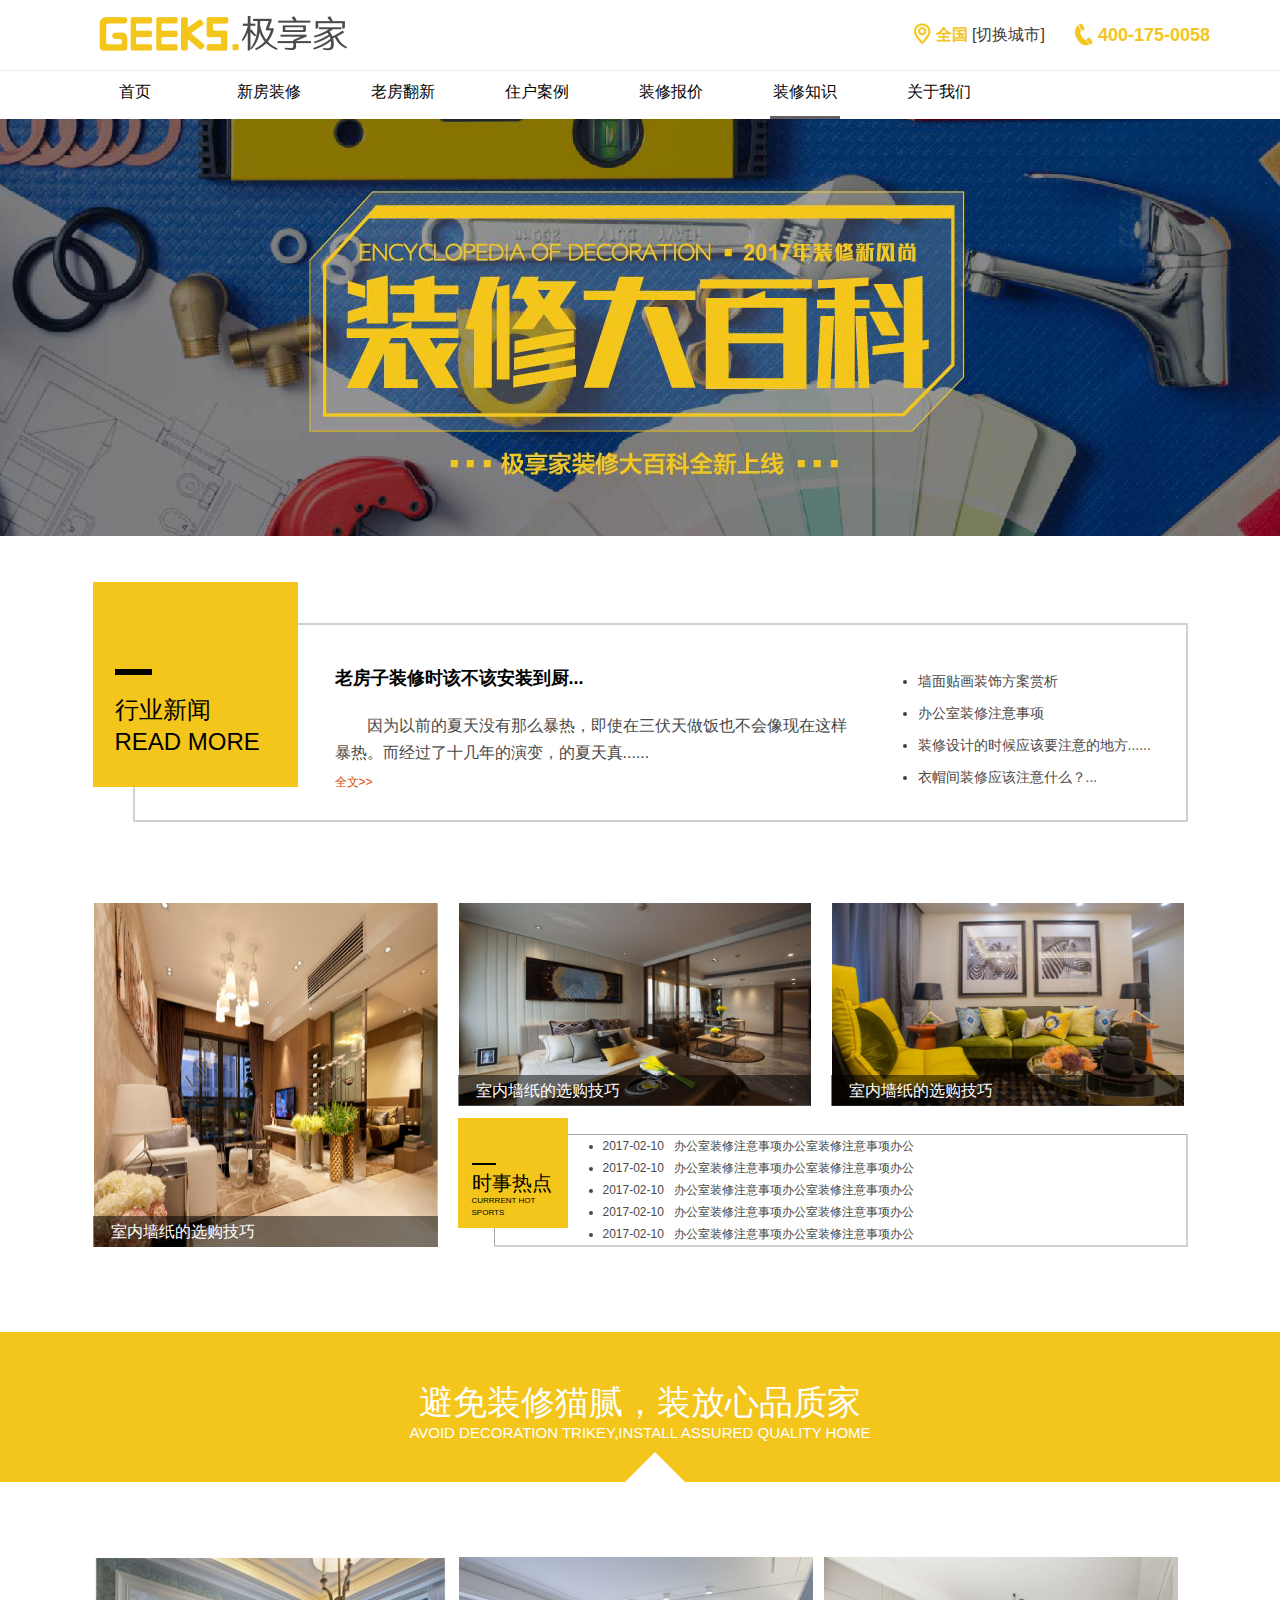
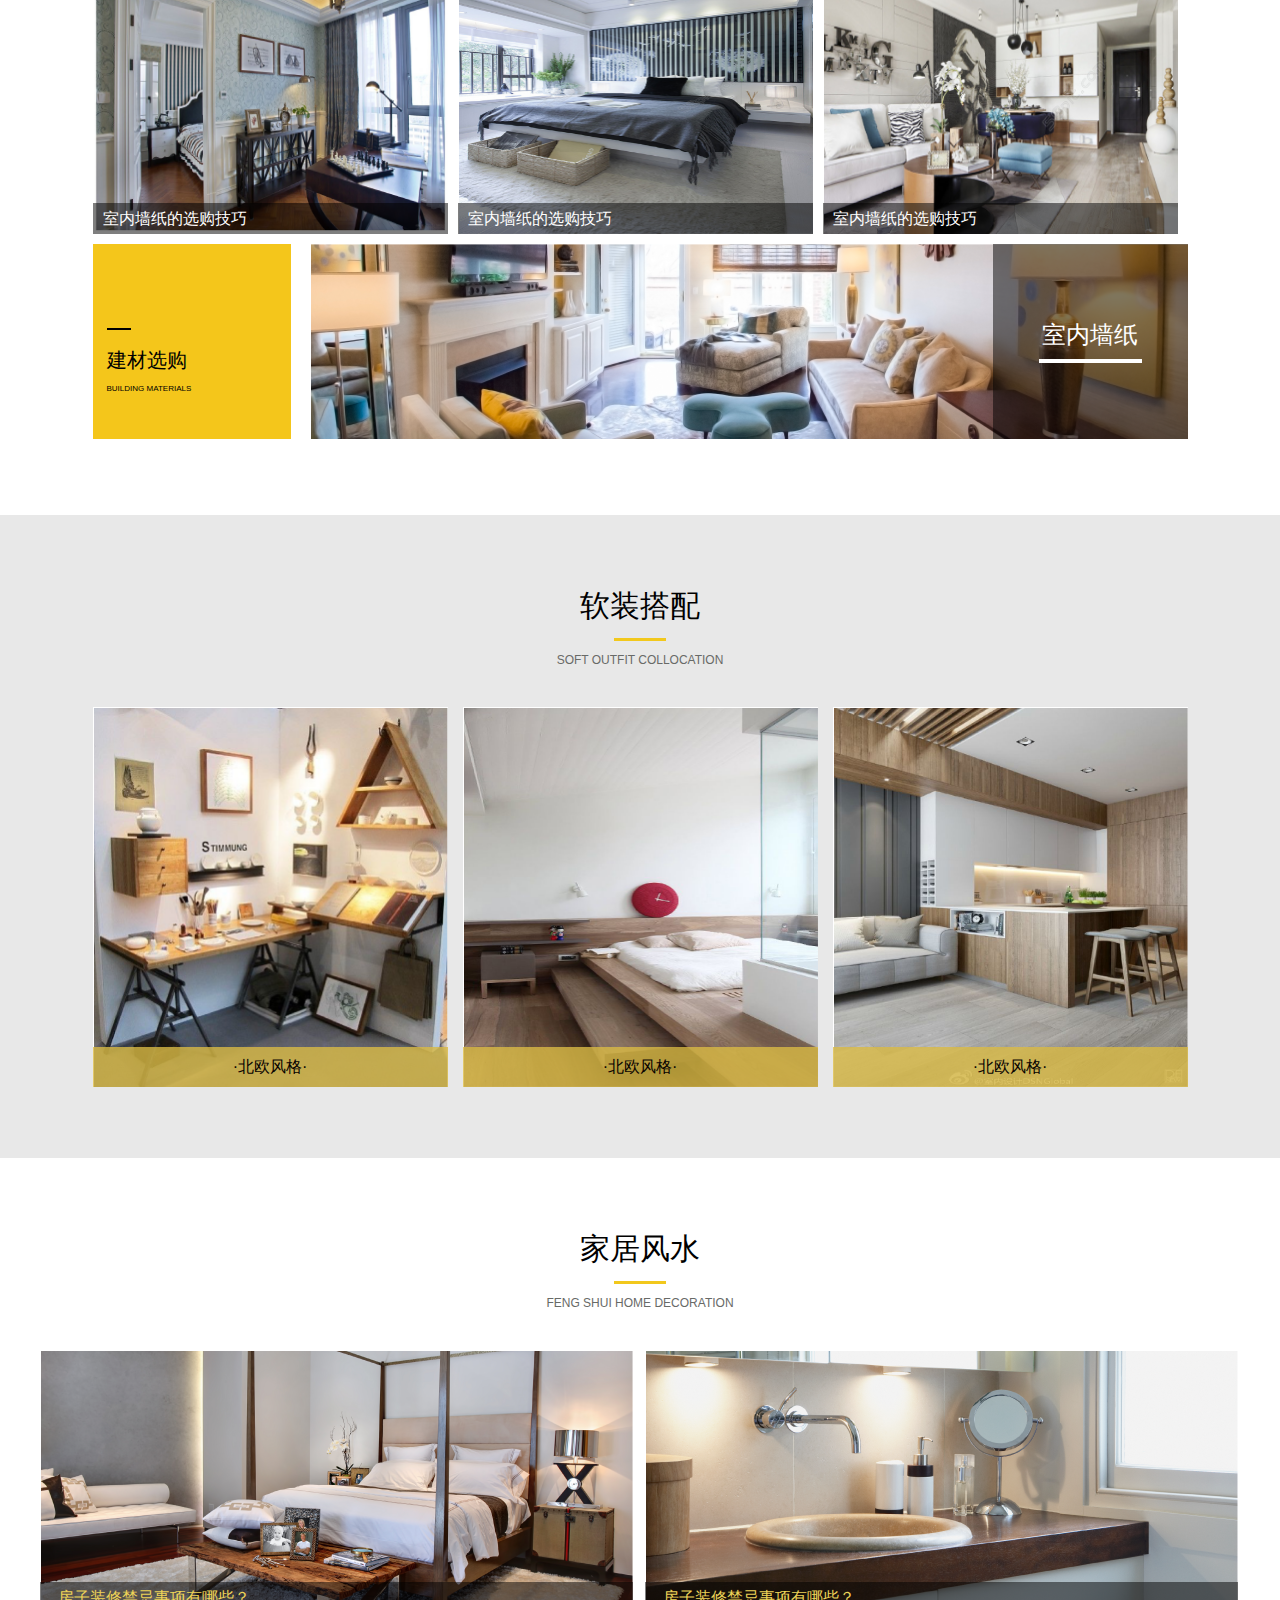
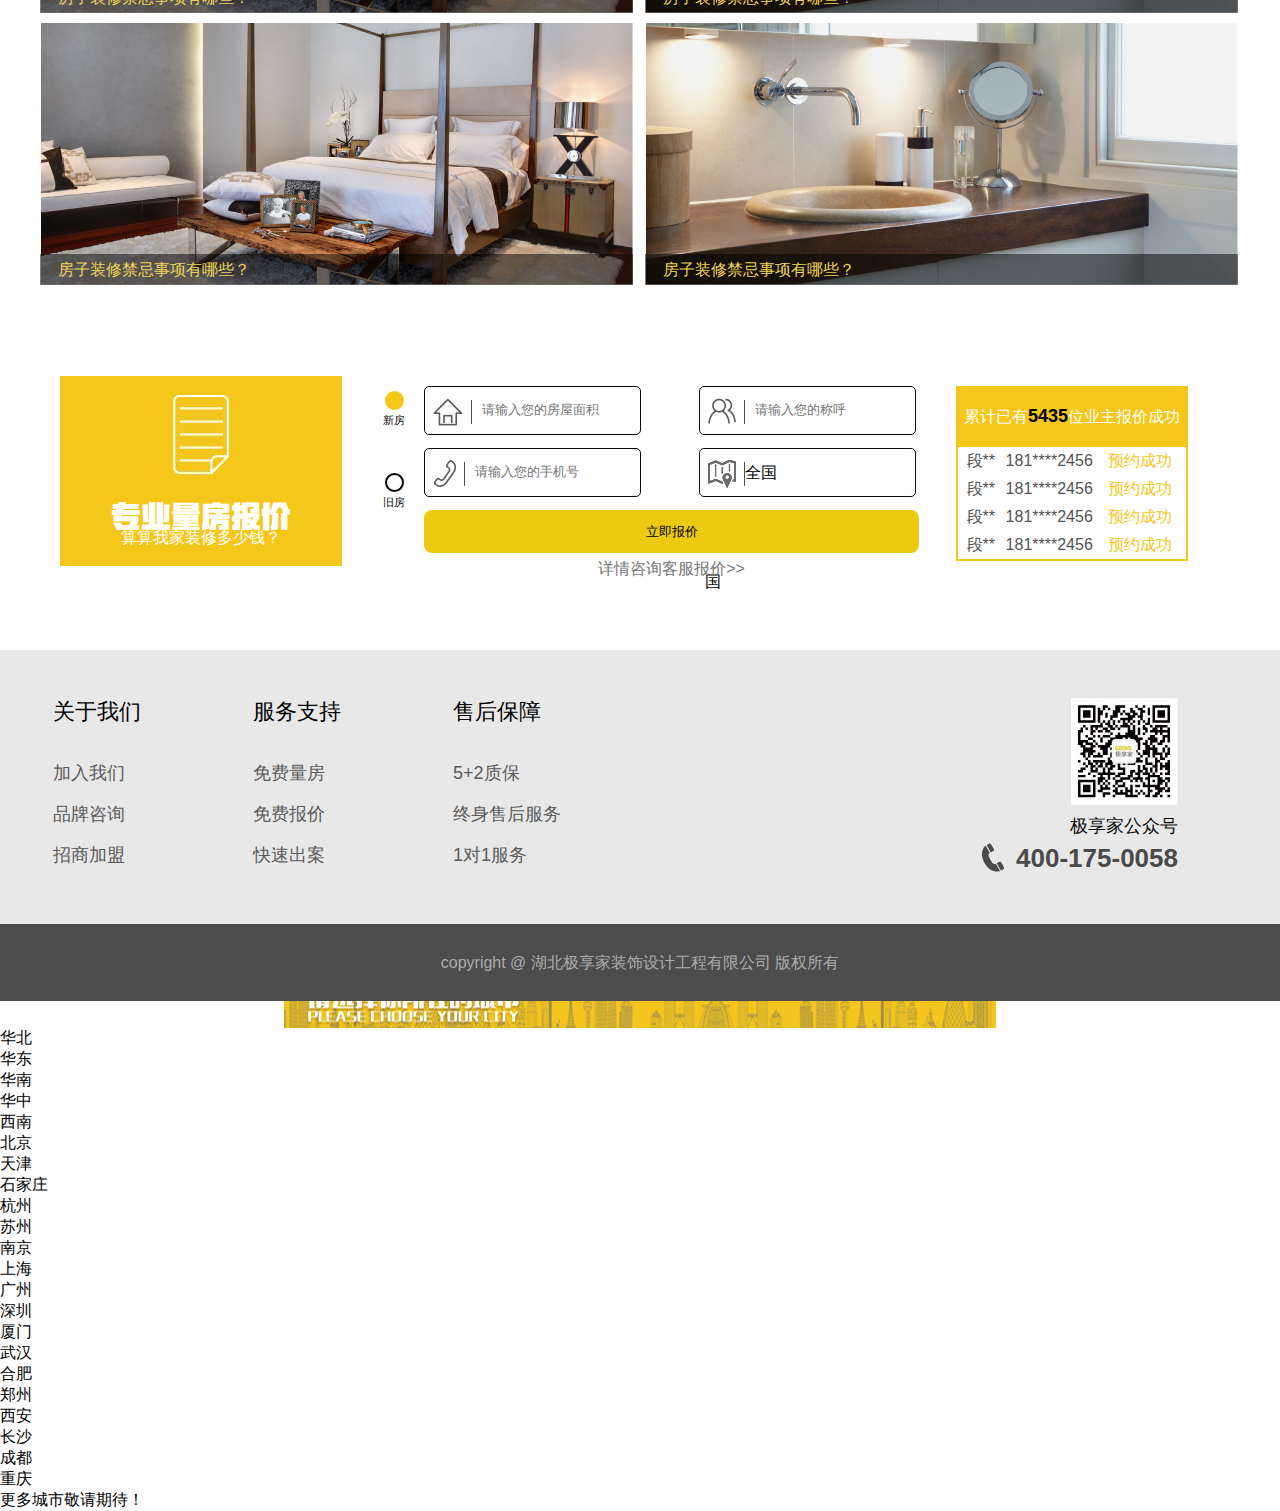
<file: zhishi.html>
<!DOCTYPE html>
<html lang="en">
<head>
    <meta charset="UTF-8">
    <title>装修知识</title>
    <link rel="shortcut icon" href="font/favicon.ico" />
    <meta name="viewport" content="width=device-width, initial-scale=1, minimum-scale=1, maximum-scale=1">
    <link type="text/css" rel="stylesheet" href="css/style.css"/>
    <link type="text/css" rel="stylesheet" href="css/header.css"/>
    <link type="text/css" rel="stylesheet" href="css/zhishi.css"/>
    <link type="text/css" rel="stylesheet" href="css/footer.css"/>
    <link type="text/css" rel="stylesheet" href="css/animate.css"/>
    <script src="js/jquery.min.1.8.3.js"></script>
    <script src="js/header-hover.js"></script>
    <script src="js/header-popup.js"></script>
    <script src="js/baojia-modul.js"></script>
    <script src="js/textScroll.js"></script>
</head>
<body>
    <!--header-->
    <div class="header">
        <div class="top">
            <div class="inner clearfix">
                <a class="logo" href="index.html">
                    <img src="images/logo.png" alt="极享家，只为你住的安心" title="极享家，只为你住的安心"/>
                </a>
                <ul class="message">
                    <li>
                        <img src="images/ding.png"/>
                        <span class="city">全国</span>
                        <span class="selec">[切换城市]</span>
                    </li>
                    <li>
                        <img src="images/phone.png"/>
                        <span class="phone">400-175-0058</span>
                    </li>
                </ul>
            </div>
        </div>
        <div class="nav" id="nav">
            <ul class="inner clearfix">
                <li><a href="index.html">首页</a><span></span></li>
                <li><a href="xinfang.html">新房装修</a><span></span></li>
                <li><a href="laofang.html">老房翻新</a><span></span></li>
                <li><a href="zhuhuanli.html">住户案例</a><span></span></li>
                <li><a href="baojia.html">装修报价</a><span></span></li>
                <li class="active"><a href="zhishi.html">装修知识</a><span></span></li>
                <li><a href="about.html">关于我们</a><span></span></li>
            </ul>
        </div>
    </div>
    <!--banner-->
    <div class="banner"></div>
    <!--新闻-->
    <div class="xinwen">
        <div class="wrap clearfix">
            <div class="tit">
                <div class="line"></div>
                <h3>行业新闻</h3>
                <p>READ MORE</p>
            </div>
            <div class="cont clearfix">
                <div class="txt">
                    <h5>老房子装修时该不该安装到厨...</h5>
                    <p>因为以前的夏天没有那么暴热，即使在三伏天做饭也不会像现在这样<br/>暴热。而经过了十几年的演变，的夏天真......</p>
                    <a class="quwen" href="zhuangxiuwenzhang.html">全文>></a>
                </div>
                <ul class="list">
                    <li><a href="zhuangxiuwenzhang.html">墙面贴画装饰方案赏析</a></li>
                    <li><a href="zhuangxiuwenzhang.html">办公室装修注意事项</a></li>
                    <li><a href="zhuangxiuwenzhang.html">装修设计的时候应该要注意的地方......</a></li>
                    <li><a href="zhuangxiuwenzhang.html">衣帽间装修应该注意什么？...</a></li>
                </ul>
            </div>
        </div>
    </div>
    <!--热点-->
    <div class="redian">
        <div class="wrap">
            <div class="left">
                <a href="zhuangxiuwenzhang.html">
                    <div class="pic">
                        <img src="images/zs-redian-img1.png"/>
                        <div class="light-box"></div>
                    </div>
                    <div class="txt">
                        <p>室内墙纸的选购技巧</p>
                    </div>
                </a>
            </div>
            <div class="right">
                <div class="picText picText1">
                    <a href="zhuangxiuwenzhang.html">
                        <div class="pic">
                            <img src="images/zs-redian-img2.png"/>
                            <div class="light-box"></div>
                        </div>
                        <div class="txt">
                            <p>室内墙纸的选购技巧</p>
                        </div>
                    </a>
                </div>
                <div class="picText picText2">
                    <a href="zhuangxiuwenzhang.html">
                        <div class="pic">
                            <img src="images/zs-redian-img3.png"/>
                            <div class="light-box"></div>
                        </div>
                        <div class="txt">
                            <p>室内墙纸的选购技巧</p>
                        </div>
                    </a>
                </div>
                <div class="text">
                    <div class="tit">
                        <div class="line"></div>
                        <h3>时事热点</h3>
                        <p>CURRRENT HOT SPORTS</p>
                    </div>
                    <div class="list-wrap" id="list-wrap">
                        <ul class="list">
                            <li><a href="zhuangxiuwenzhang.html"><span class="date">2017-02-10</span>办公室装修注意事项办公室装修注意事项办公</a></li>
                            <li><a href="zhuangxiuwenzhang.html"><span class="date">2017-02-10</span>办公室装修注意事项办公室装修注意事项办公</a></li>
                            <li><a href="zhuangxiuwenzhang.html"><span class="date">2017-02-10</span>办公室装修注意事项办公室装修注意事项办公</a></li>
                            <li><a href="zhuangxiuwenzhang.html"><span class="date">2017-02-10</span>办公室装修注意事项办公室装修注意事项办公</a></li>
                            <li><a href="zhuangxiuwenzhang.html"><span class="date">2017-02-10</span>办公室装修注意事项办公室装修注意事项办公</a></li>
                        </ul>
                    </div>
                </div>
            </div>
        </div>
    </div>
    <!--标题文字-->
    <div class="p-title">
        <h2>避免装修猫腻，装放心品质家</h2>
        <p>AVOID DECORATION TRIKEY,INSTALL ASSURED QUALITY HOME</p>
    </div>
    <!--建材-->
    <div class="jiancai">
        <div class="wrap clearfix">
            <div class="up clearfix">
                <ul>
                    <li class="li-1">
                        <a href="zhuangxiuwenzhang.html">
                            <div class="pic">
                                <img src="images/zs-jiancai-img1.png"/>
                                <div class="light-box"></div>
                            </div>
                            <div class="txt">
                                <p>室内墙纸的选购技巧</p>
                            </div>
                        </a>
                    </li>
                    <li class="li-2">
                        <a href="zhuangxiuwenzhang.html">
                            <div class="pic">
                                <img src="images/zs-jiancai-img2.png"/>
                                <div class="light-box"></div>
                            </div>
                            <div class="txt">
                                <p>室内墙纸的选购技巧</p>
                            </div>
                        </a>
                    </li>
                    <li class="li-3">
                        <a href="zhuangxiuwenzhang.html">
                            <div class="pic">
                                <img src="images/zs-jiancai-img3.png"/>
                                <div class="light-box"></div>
                            </div>
                            <div class="txt">
                                <p>室内墙纸的选购技巧</p>
                            </div>
                        </a>
                    </li>
                </ul>
            </div>
            <div class="bot">
                <div class="tit">
                    <div class="line"></div>
                    <h3>建材选购</h3>
                    <p>BUILDING MATERIALS</p>
                </div>
                <div class="pic">
                    <div class="text">
                        <p>室内墙纸</p>
                        <div class="line"></div>
                    </div>
                </div>
            </div>
        </div>
    </div>
    <!--搭配-->
    <div class="dapei">
        <div class="wrap">
            <div class="page-title">
                <h3>软装搭配</h3>
                <div class="line"></div>
                <p>SOFT OUTFIT COLLOCATION</p>
            </div>
            <div class="cont clearfix">
                <ul>
                    <li class="li-1">
                        <a href="zhuangxiuwenzhang.html">
                            <div class="pic">
                                <img src="images/zs-dapei-img1.png">
                                <div class="light-box"></div>
                            </div>
                            <div class="txt">
                                <p>·北欧风格·</p>
                            </div>
                        </a>
                    </li>
                    <li class="li-2">
                        <a href="zhuangxiuwenzhang.html">
                            <div class="pic">
                                <img src="images/zs-dapei-img2.png">
                                <div class="light-box"></div>
                            </div>
                            <div class="txt">
                                <p>·北欧风格·</p>
                            </div>
                        </a>
                    </li>
                    <li class="li-3">
                        <a href="zhuangxiuwenzhang.html">
                            <div class="pic">
                                <img src="images/zs-dapei-img3.png">
                                <div class="light-box"></div>
                            </div>
                            <div class="txt">
                                <p>·北欧风格·</p>
                            </div>
                        </a>
                    </li>
                </ul>
            </div>
        </div>
    </div>
    <!--风水-->
    <div class="fengshui">
        <div class="inner">
            <div class="page-title">
                <h3>家居风水</h3>
                <div class="line"></div>
                <p>FENG SHUI HOME DECORATION</p>
            </div>
            <div class="cont clearfix">
                <ul>
                    <li class="li-1">
                        <a href="zhuangxiuwenzhang.html">
                            <div class="pic">
                                <img src="images/zs-fengshui-img1.png"/>
                                <div class="light-box"></div>
                            </div>
                            <div class="txt">
                                <p>房子装修禁忌事项有哪些？</p>
                            </div>
                         </a>
                    </li>
                    <li class="li-2">
                        <a href="zhuangxiuwenzhang.html">
                            <div class="pic">
                                <img src="images/zs-fengshui-img2.png"/>
                                <div class="light-box"></div>
                            </div>
                            <div class="txt">
                                <p>房子装修禁忌事项有哪些？</p>
                            </div>
                        </a>
                    </li>
                    <li class="li-3">
                        <a href="zhuangxiuwenzhang.html">
                            <div class="pic">
                                <img src="images/zs-fengshui-img1.png"/>
                                <div class="light-box"></div>
                            </div>
                            <div class="txt">
                                <p>房子装修禁忌事项有哪些？</p>
                            </div>
                        </a>
                    </li>
                    <li class="li-4">
                        <a href="zhuangxiuwenzhang.html">
                            <div class="pic">
                                <img src="images/zs-fengshui-img2.png"/>
                                <div class="light-box"></div>
                            </div>
                            <div class="txt">
                                <p>房子装修禁忌事项有哪些？</p>
                            </div>
                        </a>
                    </li>
                </ul>
            </div>
        </div>
    </div>
    <!--报价-->
    <div class="baojia" id="baojia">
        <div class="inner clearfix">
            <div class="txt">
                <img src="images/xinfang-baodan-img_03.png" alt="">
                <h3>专业量房报价</h3>
                <p>算算我家装修多少钱？</p>
            </div>
            <form class="cont clearfix">
                <ul class="clearfix select" id="select-xinjiu">
                    <li class="active xin_wrap">
                        <span id="baojia_xin"></span>
                        <h6>新房</h6>
                    </li>
                    <li class="jiu_wrap">
                        <span id="baojia_jiu"></span>
                        <h6>旧房</h6>
                    </li>
                </ul>
                <div class="right">
                    <label class="clearfix">
                        <img src="images/baojia-ico1.png"/>
                        <span></span>
                        <input type="text" placeholder="请输入您的房屋面积" maxlength="4" id="BJmianji"/>
                    </label>
                    <label class="clearfix">
                        <img src="images/baojia-ico2.png"/>
                        <span></span>
                        <input type="text" placeholder="请输入您的称呼" maxlength="6" id="BJname"/>
                    </label>
                    <label class="clearfix">
                        <img src="images/baojia-ico3.png"/>
                        <span></span>
                        <input type="text" placeholder="请输入您的手机号" maxlength="11" id="BJnumber"/>
                    </label>
                   <!-- <label class="clearfix">
                        <input type="text" placeholder="请输入验证号码" id="BJrandnum"/>
                        <button type="button" class="yanzheng">验证号码</button>
                    </label>-->
                    <label class="clearfix BJ-quyu">
                        <img src="images/baojia-ico4.png"/>
                        <span></span>
                        <div id="BJ-area" class="input">全国</div>
                        <ul class="select-quyu">
                            <li>全国</li>
                        </ul>
                    </label>
                    <button type="button" class="jisuan" id="liji-baojia">立即报价</button>
                    <a href="#" class="zixun">详情咨询客服报价>></a>
                </div>
            </form>
            <div class="people" id="people">
                <div class="thead">累计已有<strong>5435</strong>位业主报价成功</div>
                <div class="people-cont" id="people-cont">
                    <ul>
                        <li><span>段**</span><span>181****2456</span><span>预约成功</span></li>
                        <li><span>段**</span><span>181****2456</span><span>预约成功</span></li>
                        <li><span>段**</span><span>181****2456</span><span>预约成功</span></li>
                        <li><span>段**</span><span>181****2456</span><span>预约成功</span></li>
                    </ul>
                </div>
            </div>
        </div>
    </div>
    <!--footer-->
    <div class="footer">
        <div class="inner clearfix">
            <div class="siteMap">
                <dl>
                    <dt><a href="#">关于我们</a></dt>
                    <dd><a href="#">加入我们</a></dd>
                    <dd><a href="#">品牌咨询</a></dd>
                    <dd><a href="#">招商加盟</a></dd>
                </dl>
                <dl>
                    <dt><a href="#">服务支持</a></dt>
                    <dd><a href="#">免费量房</a></dd>
                    <dd><a href="#">免费报价</a></dd>
                    <dd><a href="#">快速出案</a></dd>
                </dl>
                <dl>
                    <dt><a href="#">售后保障</a></dt>
                    <dd><a href="#">5+2质保</a></dd>
                    <dd><a href="#">终身售后服务</a></dd>
                    <dd><a href="#">1对1服务</a></dd>
                </dl>
            </div>
            <div class="weixin">
                <img src="images/weixin.png" class="gzh"/>
                <h5>极享家公众号</h5>
                <div class="tel">
                    <img src="images/footer-img.png"/>
                    <p>400-175-0058</p>
                </div>
            </div>
        </div>
    </div>
    <!--bottom-->
    <div class="bottom">copyright @ 湖北极享家装饰设计工程有限公司 版权所有</div>

    <!--区域弹窗-->
    <div class="has-area-bg" id="has-area-bg"></div>
    <div class="has-area" id="has-area">
        <div class="top" style="background:url('images/header_area.png') no-repeat center;backgroud-size:cover;">
            <span class="closeArea"><img src="images/popup-close.png"></span>
        </div>
        <div class="area clearfix">
            <div class="region">
                <ul>
                    <li>华北</li>
                    <li>华东</li>
                    <li>华南</li>
                    <li>华中</li>
                    <li>西南</li>
                </ul>
            </div>
            <div class="has-city" id="has-city">
                <ul class="c1 clearfix">
                </ul>
                <ul class="c2 clearfix"></ul>
                <ul class="c3 clearfix"></ul>
                <ul class="c4 clearfix"></ul>
                <ul class="c5 clearfix"></ul>
            </div>
        </div>
        <p>更多城市敬请期待！</p>
    </div>
</body>
<!--textScroll-->
<script>
    $(function() {
        $('#list-wrap').vTicker({
            speed: 500,
            pause: 2500,
            animation: 'fade',
            mousePause: true,
            showItems: 5
        });
        $('#people-cont').vTicker({
            speed: 500,
            pause: 2000,
            animation: 'fade',
            mousePause: true,
            showItems:4
        });
    });
</script>
<!--百度推送-->
<script>
    (function(){
        var bp=document.createElement("script");
        var curProtocol=window.location.protocol.split(":")	[0];
        if(curProtocol==="https"){
            bp.src='https://zz.bdstatic.com/linksubmit/push.js';
        }else{
            bp.src='http://push.zhanzhang.baidu.com/push.js';
        }
        var s=document.getElementsByTagName("script")[0];
        s.parentNode.insertBefore(bp,s);
    })();
</script>
</html>
</file>
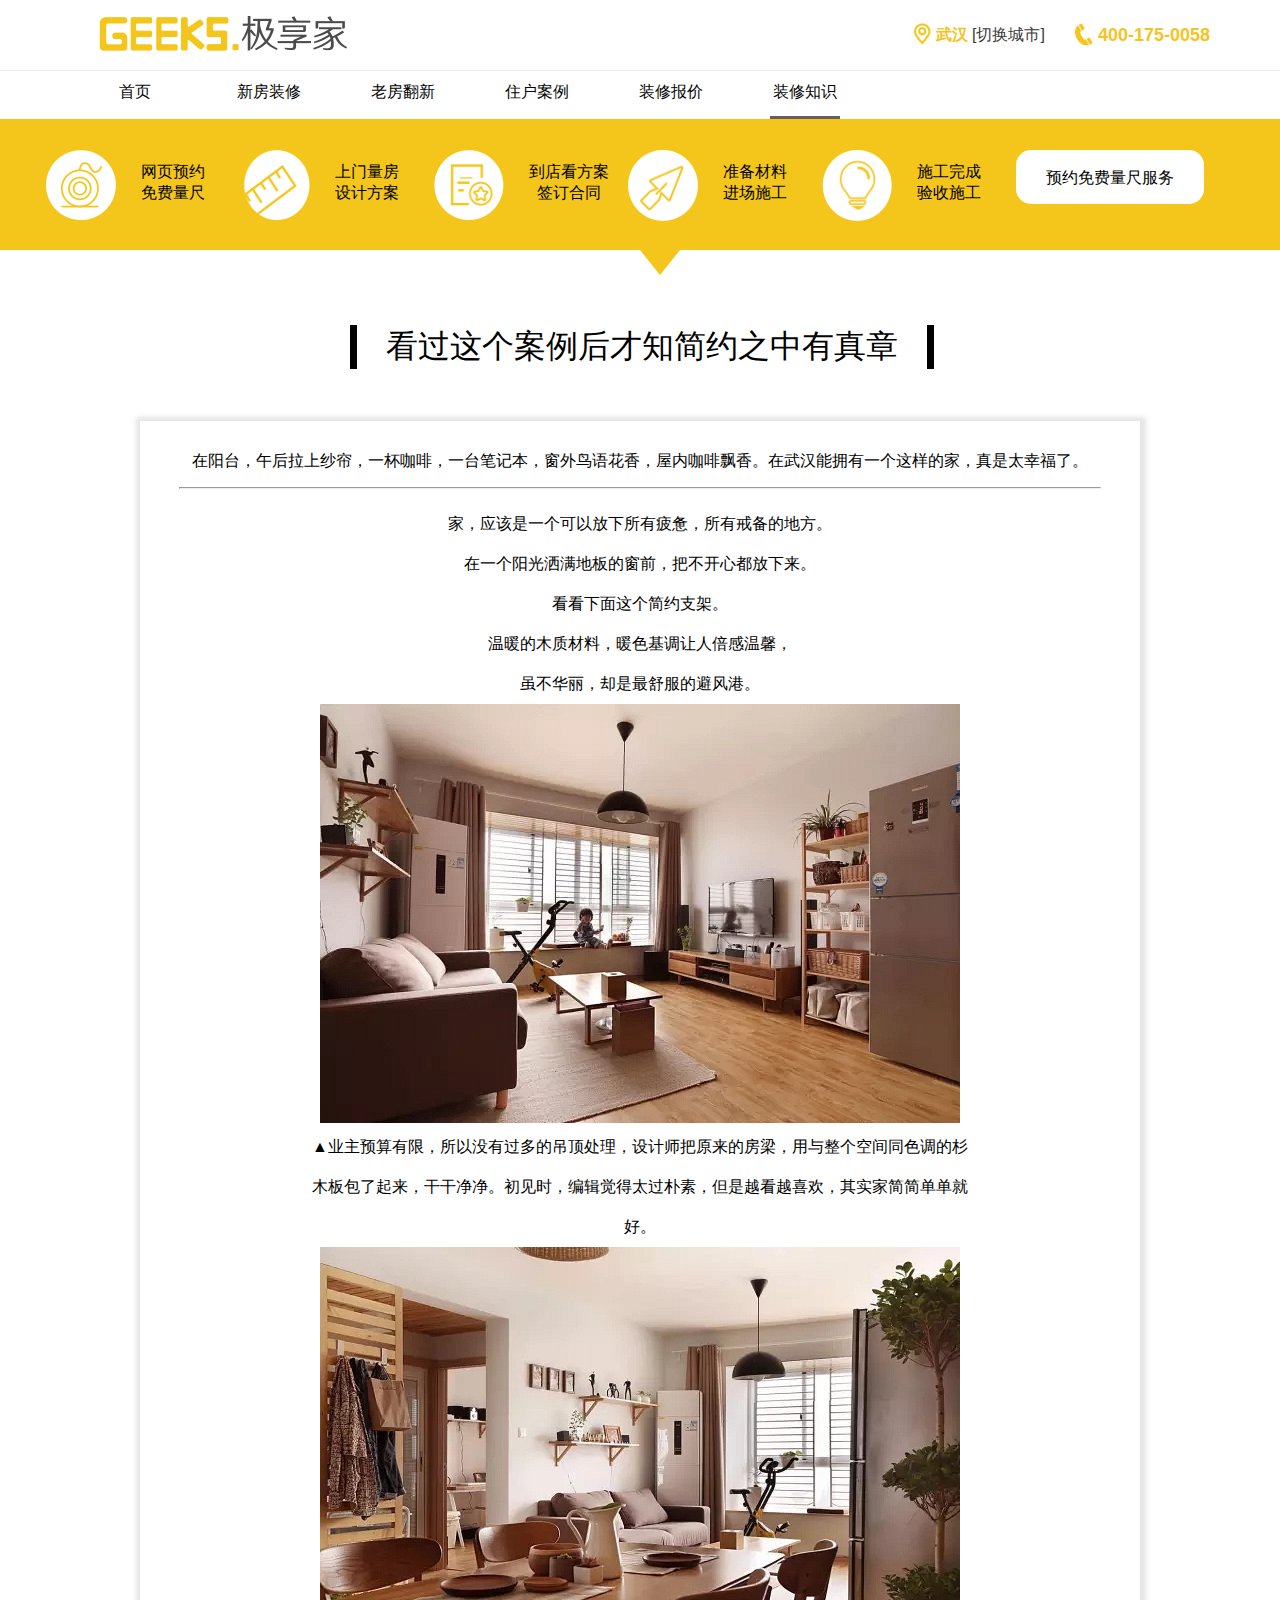
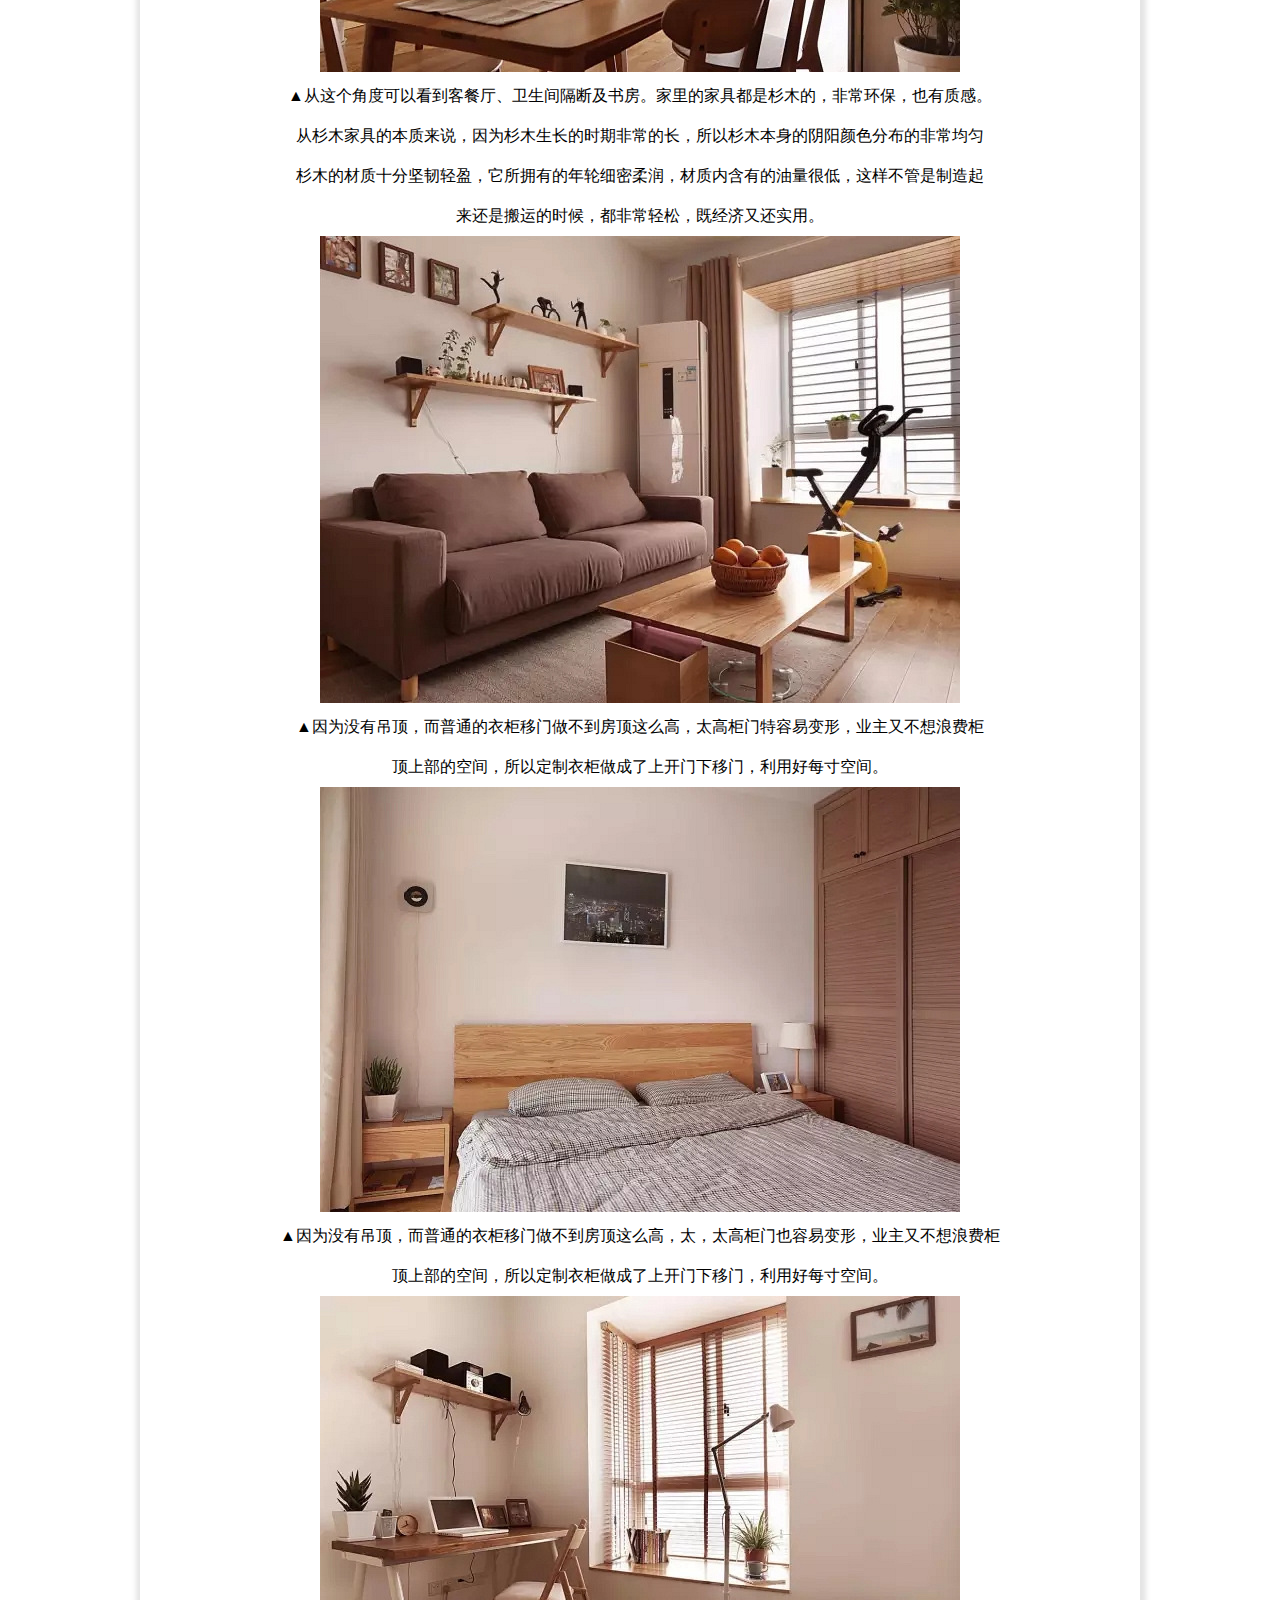
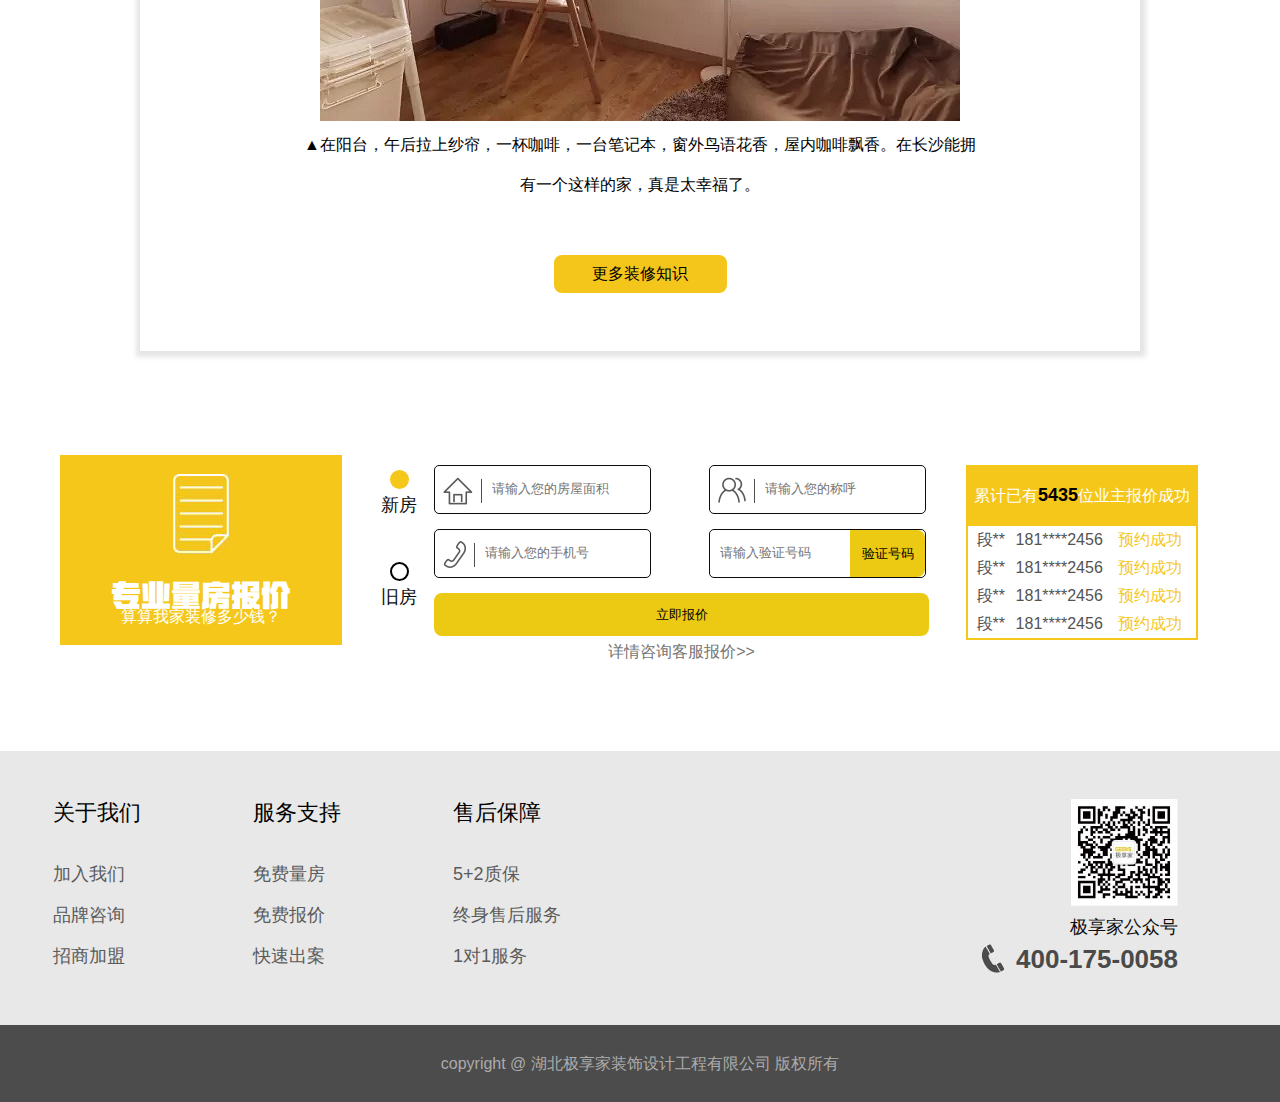
<file: zhuangxiuwenzhang.html>
<!doctype html>
<html lang="en">
<head>
	<meta charset="UTF-8">
	<title>装修知识</title>
    <link rel="shortcut icon" href="font/favicon.ico" />
	<meta name="viewport" content="width=device-width, initial-scale=1, minimum-scale=1, maximum-scale=1">
    <link type="text/css" rel="stylesheet" href="css/style.css"/>
    <link type="text/css" rel="stylesheet" href="css/header.css"/>
    <link type="text/css" rel="stylesheet" href="css/wenzhang.css"/>
    <link type="text/css" rel="stylesheet" href="css/footer.css"/> 
    <script src="js/jquery-1.8.0.js"></script>
    <script src="js/textScroll.js"></script>
    <script src="js/index.js"></script>
</head>
<body>
    <!--header-->
    <div class="header">
        <div class="top">
            <div class="inner clearfix">
                <a class="logo" href="index.html">
                    <img src="images/logo.png" alt="极享家，只为你住的安心" title="极享家，只为你住的安心"/>
                </a>
                <ul class="message">
                    <li>
                        <img src="images/ding.png"/>
                        <span class="city">武汉</span>
                        <span class="selec">[切换城市]</span>
                    </li>
                    <li>
                        <img src="images/phone.png"/>
                        <span class="phone">400-175-0058</span>
                    </li>
                </ul>
            </div>
        </div>
        <ul class="nav" id="nav">
            <div class="inner clearfix">
                <li><a href="index.html">首页</a></li>
                <li><a href="xinfang.html">新房装修</a></li>
                <li><a href="laofang.html">老房翻新</a></li>
                <li><a href="zhuhuanli.html">住户案例</a></li>
                <li><a href="baojia.html">装修报价</a></li>
                <li class="active"><a href="zhishi.html">装修知识</a></li>
            </div>
        </ul>
 </div>
    <!--横幅-->
    <div class="lc-tu">
        <div class="lc-dh">
        <ul >
            <li>
               <div class="lc-tp">
                <img src="images/liucheng-1.png">
                </div>
                <div class="lc-wz">
                <p>网页预约</p>
                <p>免费量尺</p>
                </div>
            </li>
            <li>
                <div class="lc-tp">
                <img src="images/liucheng-2.png">
                </div>
                <div class="lc-wz">
                <p>上门量房</p>
                <p>设计方案</p>
                </div>
            </li>
            <li>
                <div class="lc-tp">
                <img src="images/liucheng-3.png">
                </div>
                <div class="lc-wz">
                  <p>到店看方案</p>
                  <p>签订合同</p>
                  </div>
            </li>
            <li>
                <div class="lc-tp">
                <img src="images/liucheng-4.png">
                </div>
                <div class="lc-wz">
                <p>准备材料</p>
                <p>进场施工</p>
                </div>
            </li>
            <li>
                <div class="lc-tp">
                <img src="images/liucheng-5.png">
                </div>
                <div class="lc-wz">
                <p>施工完成</p>
                <p>验收施工</p>
                </div>
            </li>
            <li class="lc-yuyue">
              <a href="baojia.html">预约免费量尺服务</a>
            </li>
        </ul>
    </div>

    </div>
    <!--箭头-->
    <div class="triangle"></div>
    <!--内容主体-->
    <div class="article">
       <div class="article-zw">
        <div class=article-title>
           <h1>看过这个案例后才知简约之中有真章</h1>
         </div>
           <div class="text">
              <h4>在阳台，午后拉上纱帘，一杯咖啡，一台笔记本，窗外鸟语花香，屋内咖啡飘香。在武汉能拥有一个这样的家，真是太幸福了。</h4>
             <center><hr></hr></center>
              <p>家，应该是一个可以放下所有疲惫，所有戒备的地方。</br>在一个阳光洒满地板的窗前，把不开心都放下来。</br>
              看看下面这个简约支架。</br>温暖的木质材料，暖色基调让人倍感温馨，</br>虽不华丽，却是最舒服的避风港。</br></p>
              <img src="images/text-1.png">
              <p>▲业主预算有限，所以没有过多的吊顶处理，设计师把原来的房梁，用与整个空间同色调的杉</br>木板包了起来，干干净净。初见时，编辑觉得太过朴素，但是越看越喜欢，其实家简简单单就</br>好。</p>
              <img src="images/text-2.png">
              <p>▲从这个角度可以看到客餐厅、卫生间隔断及书房。家里的家具都是杉木的，非常环保，也有质感。</br>从杉木家具的本质来说，因为杉木生长的时期非常的长，所以杉木本身的阴阳颜色分布的非常均匀</br>杉木的材质十分坚韧轻盈，它所拥有的年轮细密柔润，材质内含有的油量很低，这样不管是制造起</br>来还是搬运的时候，都非常轻松，既经济又还实用。</p>
              <img src="images/text-3.png">
              <p>▲因为没有吊顶，而普通的衣柜移门做不到房顶这么高，太高柜门特容易变形，业主又不想浪费柜</br>顶上部的空间，所以定制衣柜做成了上开门下移门，利用好每寸空间。</p>
              <img src="images/text-4.png">
              <p>▲因为没有吊顶，而普通的衣柜移门做不到房顶这么高，太，太高柜门也容易变形，业主又不想浪费柜</br>顶上部的空间，所以定制衣柜做成了上开门下移门，利用好每寸空间。</p>
              <img src="images/text-5.png">
              <p>▲在阳台，午后拉上纱帘，一杯咖啡，一台笔记本，窗外鸟语花香，屋内咖啡飘香。在长沙能拥</br>有一个这样的家，真是太幸福了。</p>
              <div class="text-gengduo">
                  <a href="zhishi.html">更多装修知识</a>
              </div>
           </div>
       </div>

    </div>
    <!--报价-->
    <div class="baojia" id="baojia">
        <div class="inner clearfix">
            <div class="txt">
                <img src="images/xinfang-baodan-img_03.png" alt="">
                <h3>专业量房报价</h3>
                <p>算算我家装修多少钱？</p>
            </div>
            <form class="cont clearfix">
                <ul class="clearfix select" id="select-xinjiu">
                    <li class="active xin_wrap">
                        <span id="baojia_xin"></span>
                        <h6>新房</h6>
                    </li>
                    <li class="jiu_wrap">
                        <span id="baojia_jiu"></span>
                        <h6>旧房</h6>
                    </li>
                </ul>
                <div class="right">
                    <label class="clearfix">
                        <img src="images/baojia-ico1.png"/>
                        <span></span>
                        <input type="text" placeholder="请输入您的房屋面积" maxlength="4" id="BJmianji"/>
                    </label>
                    <label class="clearfix">
                        <img src="images/baojia-ico2.png"/>
                        <span></span>
                        <input type="text" placeholder="请输入您的称呼" maxlength="6" id="BJname"/>
                    </label>
                    <label class="clearfix">
                        <img src="images/baojia-ico3.png"/>
                        <span></span>
                        <input type="text" placeholder="请输入您的手机号" maxlength="11" id="BJnumber"/>
                    </label>
                    <label class="clearfix">
                        <input type="text" placeholder="请输入验证号码" id="BJrandnum"/>
                        <button type="button" class="yanzheng">验证号码</button>
                    </label>
                    <button type="button" class="jisuan" id="liji-baojia">立即报价</button>
                    <a href="#" class="zixun">详情咨询客服报价>></a>
                </div>
            </form>
            <div class="people" id="people">
                <div class="thead">累计已有<strong>5435</strong>位业主报价成功</div>
                <!--<marquee direction="up" scrollamount="5" class="p-scroll">
                    <table>
                        <tbody>
                        <tr><td>段**</td><td>181****2456</td><td>预约成功</td></tr>
                        <tr><td>段**</td><td>181****2456</td><td>预约成功</td></tr>
                        <tr><td>段**</td><td>181****2456</td><td>预约成功</td></tr>
                        <tr><td>段**</td><td>181****2456</td><td>预约成功</td></tr>
                        </tbody>
                    </table>
                </marquee>-->
                <div class="people-cont" id="people-cont">
                    <ul>
                        <li><span>段**</span><span>181****2456</span><span>预约成功</span></li>
                        <li><span>段**</span><span>181****2456</span><span>预约成功</span></li>
                        <li><span>段**</span><span>181****2456</span><span>预约成功</span></li>
                        <li><span>段**</span><span>181****2456</span><span>预约成功</span></li>
                    </ul>
                </div>
            </div>
        </div>
    </div>
    <!--footer-->
    <div class="footer">
        <div class="inner clearfix">
            <div class="siteMap">
                <dl>
                    <dt><a href="#">关于我们</a></dt>
                    <dd><a href="#">加入我们</a></dd>
                    <dd><a href="#">品牌咨询</a></dd>
                    <dd><a href="#">招商加盟</a></dd>
                </dl>
                <dl>
                    <dt><a href="#">服务支持</a></dt>
                    <dd><a href="#">免费量房</a></dd>
                    <dd><a href="#">免费报价</a></dd>
                    <dd><a href="#">快速出案</a></dd>
                </dl>
                <dl>
                    <dt><a href="#">售后保障</a></dt>
                    <dd><a href="#">5+2质保</a></dd>
                    <dd><a href="#">终身售后服务</a></dd>
                    <dd><a href="#">1对1服务</a></dd>
                </dl>
            </div>
            <div class="weixin">
                <img src="images/weixin.png" class="gzh"/>
                <h5>极享家公众号</h5>
                <div class="tel">
                    <img src="images/footer-img.png"/>
                    <p>400-175-0058</p>
                </div>
            </div>
        </div>
    </div>
    <!--bottom-->
    <div class="bottom">copyright @ 湖北极享家装饰设计工程有限公司 版权所有</div>
</body>
<!--百度推送-->
<script>
    (function(){
        var bp=document.createElement("script");
        var curProtocol=window.location.protocol.split(":")	[0];
        if(curProtocol==="https"){
            bp.src='https://zz.bdstatic.com/linksubmit/push.js';
        }else{
            bp.src='http://push.zhanzhang.baidu.com/push.js';
        }
        var s=document.getElementsByTagName("script")[0];
        s.parentNode.insertBefore(bp,s);
    })();
</script>
<!--textScroll-->
<script>
    $(function() {
        $('#people-cont').vTicker({
            speed: 500,
            pause: 800,
            animation: 'fade',
            mousePause: true,
            showItems:4
        });
    });
</script>
<script>
    !function(){
        var e=/([http|https]:\/\/[a-zA-Z0-9\_\.]+\.baidu\.com)/gi,r=window.location.href,o=document.referrer;
        if(!e.test(r)){
            var n="//api.share.baidu.com/s.gif";
            o?(n+="?r="+encodeURIComponent(document.referrer),r&&(n+="&l="+r)):r&&(n+="?l="+r);
            var t=new Image;
            t.src=n}
    }(window);
</script>

</html>
</file>
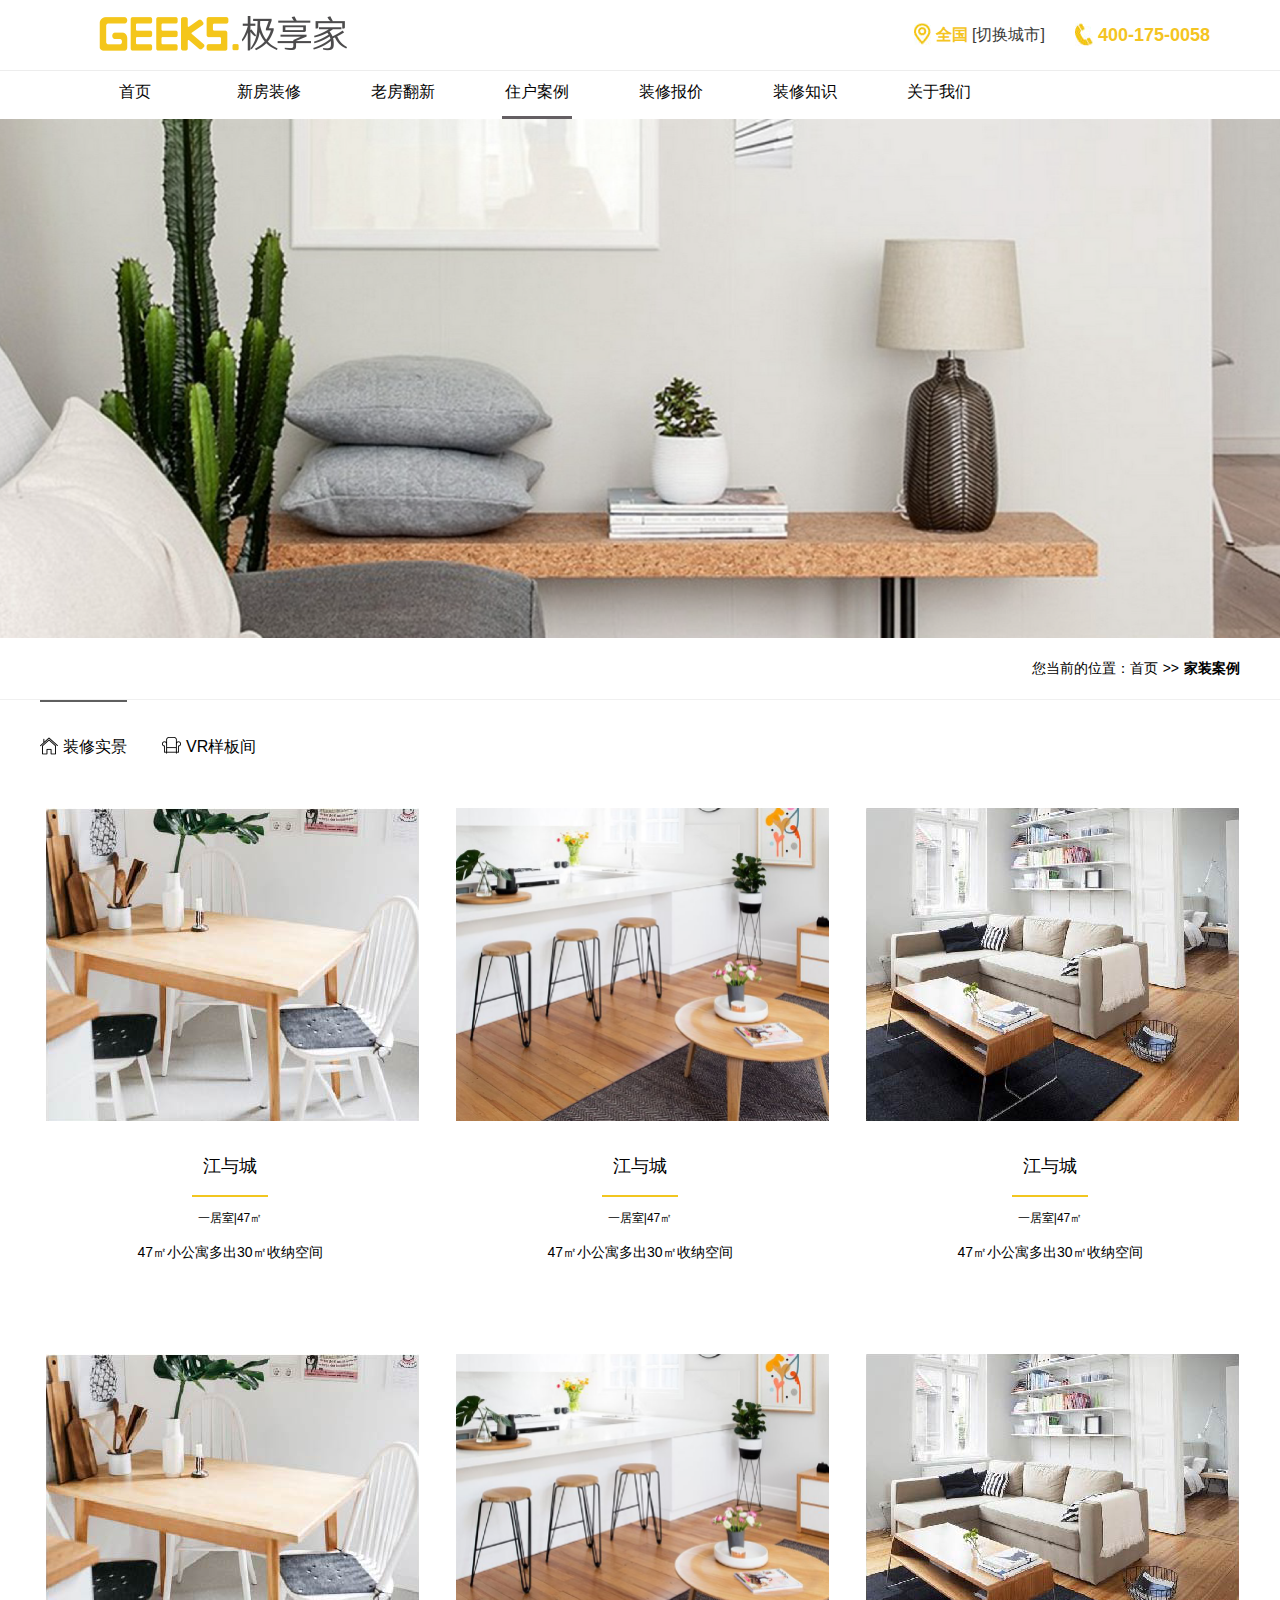
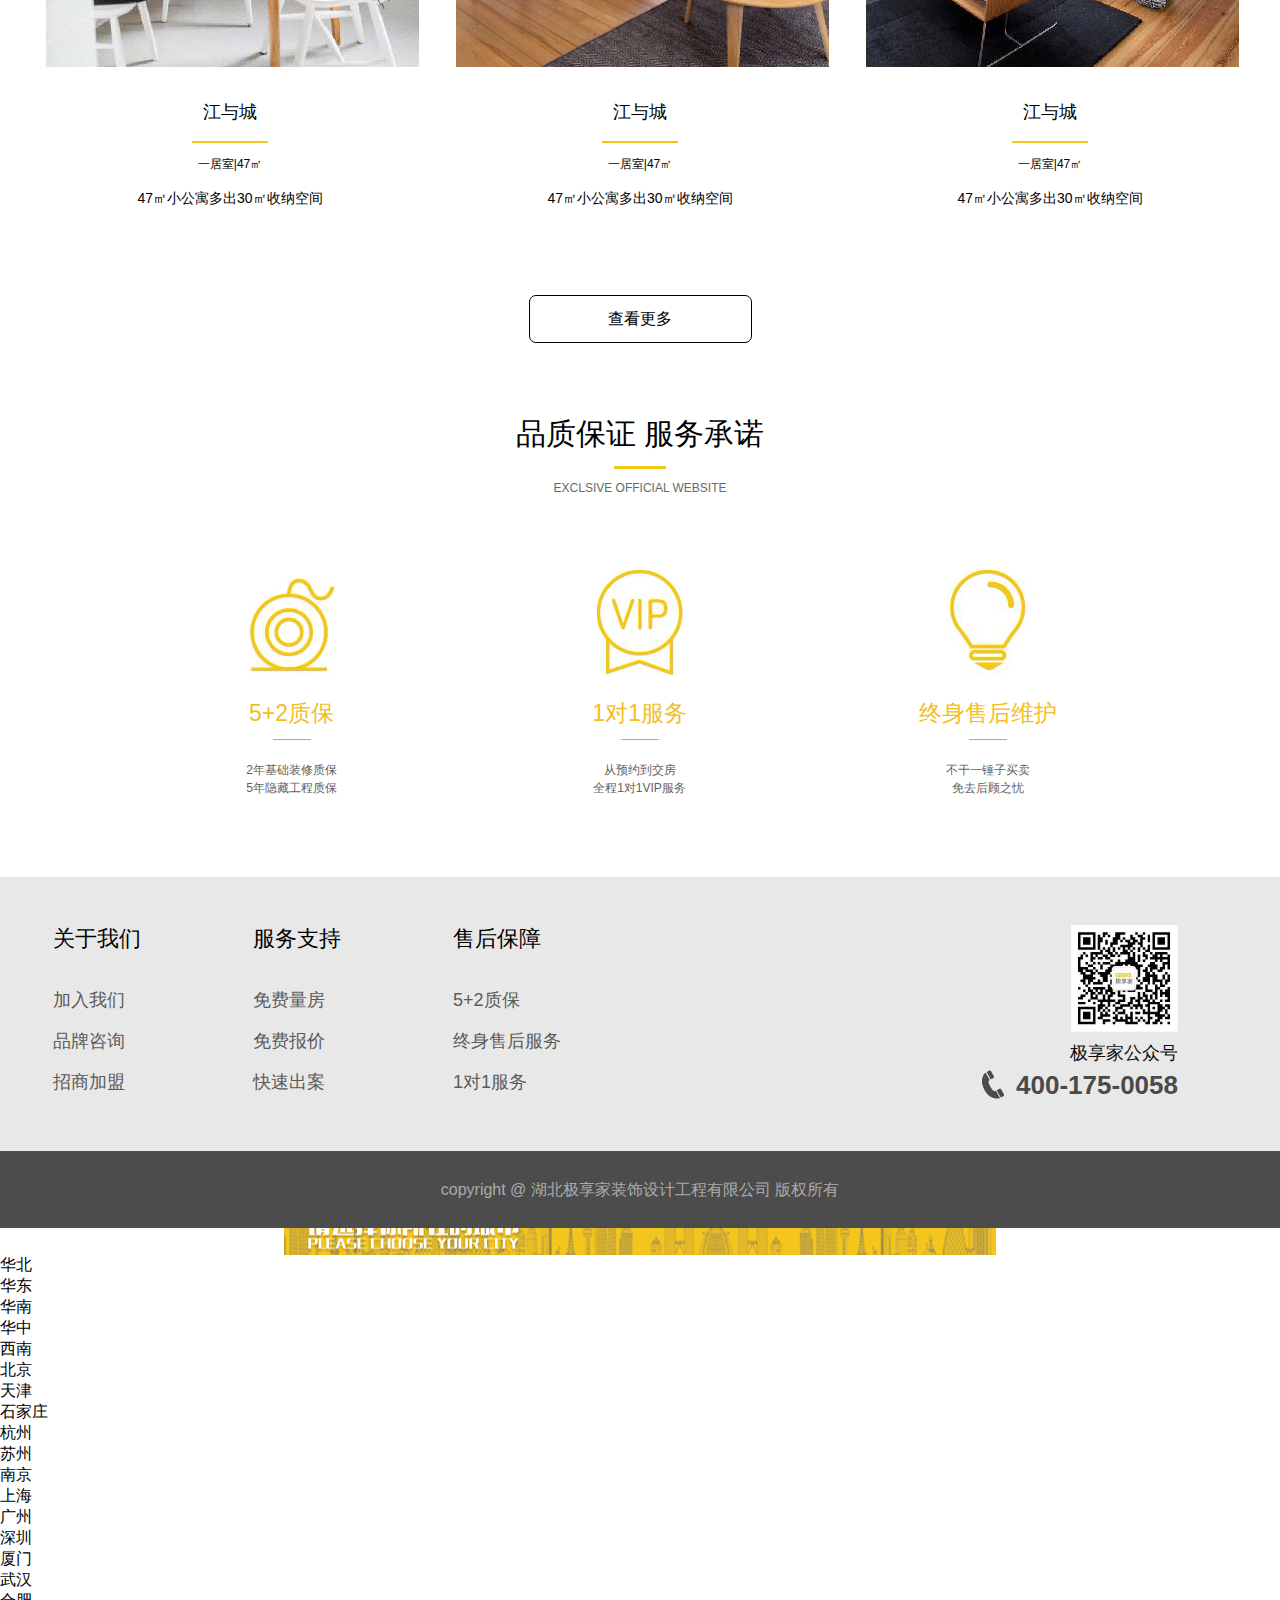
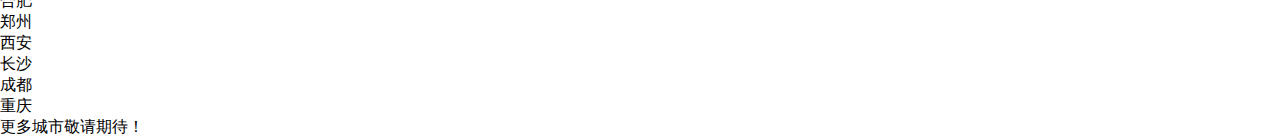
<file: zhuhuanli.html>
<!DOCTYPE html>
<html lang="en">
<head>
    <meta charset="UTF-8">
    <title>住房案例</title>
    <link rel="shortcut icon" href="font/favicon.ico" />
    <meta name="viewport" content="width=device-width, initial-scale=1, minimum-scale=1, maximum-scale=1">
    <link type="text/css" rel="stylesheet" href="css/style.css"/>
    <link type="text/css" rel="stylesheet" href="css/header.css"/>
    <link type="text/css" rel="stylesheet" href="css/zhuhuanli.css">
    <link type="text/css" rel="stylesheet" href="css/footer.css"/>
    <link type="text/css" rel="stylesheet" href="css/animate.css"/>
    <script src="js/jquery.min.1.8.3.js"></script>
    <script src="js/header-hover.js"></script>
    <script src="js/header-popup.js"></script>
    <script src="js/anli.js"></script>
</head>
<body>
    <!--header-->
    <div class="header">
        <div class="top">
            <div class="inner clearfix">
                <a class="logo" href="index.html">
                    <img src="images/logo.png" alt="极享家，只为你住的安心" title="极享家，只为你住的安心"/>
                </a>
                <ul class="message">
                    <li>
                        <img src="images/ding.png"/>
                        <span class="city">全国</span>
                        <span class="selec">[切换城市]</span>
                    </li>
                    <li>
                        <img src="images/phone.png"/>
                        <span class="phone">400-175-0058</span>
                    </li>
                </ul>
            </div>
        </div>
        <div class="nav" id="nav">
            <ul class="inner clearfix">
                <li><a href="index.html">首页</a><span></span></li>
                <li><a href="xinfang.html">新房装修</a><span></span></li>
                <li><a href="laofang.html">老房翻新</a><span></span></li>
                <li class="active"><a href="zhuhuanli.html">住户案例</a><span></span></li>
                <li><a href="baojia.html">装修报价</a><span></span></li>
                <li><a href="zhishi.html">装修知识</a><span></span></li>
                <li><a href="about.html">关于我们</a><span></span></li>
            </ul>
        </div>
    </div>
    <!--banner-->
    <div class="banner"></div>
    <!--anli-nav-->
    <div class="anli-nav">
        <div class="inner">
            <dl>
                <dt>您当前的位置：</dt>
                <dd><a href="index.html">首页</a></dd>
                <dd><span>>></span><a href="zhuhuanli.html">家装案例</a></dd>
            </dl>
        </div>
    </div>
    <!--案例-->
    <div class="anli">
        <div class="inner">
            <ul class="anli-title clearfix">
                <li class="active" id="shijjing">
                    <img src="images/zhuhu-1.png"/>
                    <span>装修实景</span>
                </li>
                <li id="vr">
                    <img src="images/zhuhu-2.png"/>
                     <span>VR样板间</span>
                </li>
            </ul>
            <div class="content-wrap clearfix">
                <div class="cont-wrap" id="an-cont1">
                    <ul class="cont clearfix" id="cont1">
                        <li>
                            <a href="xiangqing.html">
                                <div class="img">
                                    <img src="images/zhuhuanli-img_03.png"/>
                                    <div class="light-box"></div>
                                </div>
                                <h4><a href="xiangqing.html">江与城</a></h4>
                                <div class="line"></div>
                                <h6>一居室|47㎡</h6>
                                <p>47㎡小公寓多出30㎡收纳空间</p>
                            </a>
                        </li>
                        <li>
                            <a href="xiangqing.html">
                                <div class="img">
                                    <img src="images/zhuhuanli-img_04.png"/>
                                    <div class="light-box"></div>
                                </div>
                                <h4><a href="xiangqing.html">江与城</a></h4>
                                <div class="line"></div>
                                <h6>一居室|47㎡</h6>
                                <p>47㎡小公寓多出30㎡收纳空间</p>
                            </a>
                        </li>
                        <li>
                            <a href="xiangqing.html">
                                <div class="img">
                                    <img src="images/zhuhuanli-img_08.png"/>
                                    <div class="light-box"></div>
                                </div>
                                <h4><a href="xiangqing.html">江与城</a></h4>
                                <div class="line"></div>
                                <h6>一居室|47㎡</h6>
                                <p>47㎡小公寓多出30㎡收纳空间</p>
                            </a>
                        </li>
                        <li>
                            <a href="xiangqing.html">
                                <div class="img">
                                    <img src="images/zhuhuanli-img_03.png"/>
                                    <div class="light-box"></div>
                                </div>
                                <h4><a href="xiangqing.html">江与城</a></h4>
                                <div class="line"></div>
                                <h6>一居室|47㎡</h6>
                                <p>47㎡小公寓多出30㎡收纳空间</p>
                            </a>
                        </li>
                        <li>
                            <a href="xiangqing.html">
                                <div class="img">
                                    <img src="images/zhuhuanli-img_04.png"/>
                                    <div class="light-box"></div>
                                </div>
                                <h4><a href="xiangqing.html">江与城</a></h4>
                                <div class="line"></div>
                                <h6>一居室|47㎡</h6>
                                <p>47㎡小公寓多出30㎡收纳空间</p>
                            </a>
                        </li>
                        <li>
                            <a href="xiangqing.html">
                                <div class="img">
                                    <img src="images/zhuhuanli-img_08.png"/>
                                    <div class="light-box"></div>
                                </div>
                                <h4><a href="xiangqing.html">江与城</a></h4>
                                <div class="line"></div>
                                <h6>一居室|47㎡</h6>
                                <p>47㎡小公寓多出30㎡收纳空间</p>
                            </a>
                        </li>
                    </ul>
                    <ul class="hide-ul clearfix">
                        <li>
                            <a href="xiangqing.html">
                                <div class="img">
                                    <img src="images/zhuhuanli-img_03.png"/>
                                    <div class="light-box"></div>
                                </div>
                                <h4><a href="xiangqing.html">江与城</a></h4>
                                <div class="line"></div>
                                <h6>一居室|47㎡</h6>
                                <p>47㎡小公寓多出30㎡收纳空间</p>
                            </a>
                        </li>
                        <li>
                            <a href="xiangqing.html">
                                <div class="img">
                                    <img src="images/zhuhuanli-img_04.png"/>
                                    <div class="light-box"></div>
                                </div>
                                <h4><a href="xiangqing.html">江与城</a></h4>
                                <div class="line"></div>
                                <h6>一居室|47㎡</h6>
                                <p>47㎡小公寓多出30㎡收纳空间</p>
                            </a>
                        </li>
                    </ul>
                    <span class="geng">查看更多</span>
                </div>
                <div class="cont-wrap" id="an-cont2">
                    <ul class="cont clearfix" id="cont2">
                        <li>
                            <a href="xiangqing.html">
                                <div class="img">
                                    <img src="images/zhuhuanli-img_04.png"/>
                                    <div class="light-box"></div>
                                </div>
                                <h4><a href="xiangqing.html">江与城</a></h4>
                                <div class="line"></div>
                                <h6>一居室|47㎡</h6>
                                <p>47㎡小公寓多出30㎡收纳空间</p>
                            </a>
                        </li>
                        <li>
                            <a href="xiangqing.html">
                                <div class="img">
                                    <img src="images/zhuhuanli-img_03.png"/>
                                    <div class="light-box"></div>
                                </div>
                                <h4><a href="xiangqing.html">江与城</a></h4>
                                <div class="line"></div>
                                <h6>一居室|47㎡</h6>
                                <p>47㎡小公寓多出30㎡收纳空间</p>
                            </a>
                        </li>
                        <li>
                            <a href="xiangqing.html">
                                <div class="img">
                                    <img src="images/zhuhuanli-img_03.png"/>
                                    <div class="light-box"></div>
                                </div>
                                <h4><a href="xiangqing.html">江与城</a></h4>
                                <div class="line"></div>
                                <h6>一居室|47㎡</h6>
                                <p>47㎡小公寓多出30㎡收纳空间</p>
                            </a>
                        </li>
                        <li>
                            <a href="xiangqing.html">
                                <div class="img">
                                    <img src="images/zhuhuanli-img_08.png"/>
                                    <div class="light-box"></div>
                                </div>
                                <h4><a href="xiangqing.html">江与城</a></h4>
                                <div class="line"></div>
                                <h6>一居室|47㎡</h6>
                                <p>47㎡小公寓多出30㎡收纳空间</p>
                            </a>
                        </li>
                        <li>
                            <a href="xiangqing.html">
                                <div class="img">
                                    <img src="images/zhuhuanli-img_04.png"/>
                                    <div class="light-box"></div>
                                </div>
                                <h4><a href="xiangqing.html">江与城</a></h4>
                                <div class="line"></div>
                                <h6>一居室|47㎡</h6>
                                <p>47㎡小公寓多出30㎡收纳空间</p>
                            </a>
                        </li>
                        <li>
                            <a href="xiangqing.html">
                                <div class="img">
                                    <img src="images/zhuhuanli-img_08.png"/>
                                    <div class="light-box"></div>
                                </div>
                                <h4><a href="xiangqing.html">江与城</a></h4>
                                <div class="line"></div>
                                <h6>一居室|47㎡</h6>
                                <p>47㎡小公寓多出30㎡收纳空间</p>
                            </a>
                        </li>
                    </ul>
                    <ul class="hide-ul clearfix">
                        <li>
                            <a href="xiangqing.html">
                                <div class="img">
                                    <img src="images/zhuhuanli-img_04.png"/>
                                    <div class="light-box"></div>
                                </div>
                                <h4><a href="xiangqing.html">江与城</a></h4>
                                <div class="line"></div>
                                <h6>一居室|47㎡</h6>
                                <p>47㎡小公寓多出30㎡收纳空间</p>
                            </a>
                        </li>
                        <li>
                            <a href="xiangqing.html">
                                <div class="img">
                                    <img src="images/zhuhuanli-img_03.png"/>
                                    <div class="light-box"></div>
                                </div>
                                <h4><a href="xiangqing.html">江与城</a></h4>
                                <div class="line"></div>
                                <h6>一居室|47㎡</h6>
                                <p>47㎡小公寓多出30㎡收纳空间</p>
                            </a>
                        </li>
                    </ul>
                    <span class="geng">查看更多</span>
                </div>
            </div>
        </div>
    </div>
    <!--承诺-->
    <div class="chengnuo">
        <div class="inner">
            <div class="page-title">
                <h3>品质保证 服务承诺</h3>
                <div class="line"></div>
                <p>EXCLSIVE OFFICIAL WEBSITE</p>
            </div>
            <ul class="picText clearfix">
                <li>
                    <img src="images/xinfang-chengnuo-img_03.png"/>
                    <h4>5+2质保</h4>
                    <div class="line"></div>
                    <p>2年基础装修质保</p>
                    <p>5年隐藏工程质保</p>
                </li>
                <li>
                    <img src="images/xinfang-chengnuo-img_05.png"/>
                    <h4>1对1服务</h4>
                    <div class="line"></div>
                    <p>从预约到交房</p>
                    <p>全程1对1VIP服务</p>
                </li>
                <li>
                    <img src="images/xinfang-chengnuo-img_07.png"/>
                    <h4>终身售后维护</h4>
                    <div class="line"></div>
                    <p>不干一锤子买卖</p>
                    <p>免去后顾之忧</p>
                </li>
            </ul>
        </div>
    </div>
    <!--footer-->
 	<div class="footer">
        <div class="inner clearfix">
            <div class="siteMap">
                <dl>
                    <dt><a href="#">关于我们</a></dt>
                    <dd><a href="#">加入我们</a></dd>
                    <dd><a href="#">品牌咨询</a></dd>
                    <dd><a href="#">招商加盟</a></dd>
                </dl>
                <dl>
                    <dt><a href="#">服务支持</a></dt>
                    <dd><a href="#">免费量房</a></dd>
                    <dd><a href="#">免费报价</a></dd>
                    <dd><a href="#">快速出案</a></dd>
                </dl>
                <dl>
                    <dt><a href="#">售后保障</a></dt>
                    <dd><a href="#">5+2质保</a></dd>
                    <dd><a href="#">终身售后服务</a></dd>
                    <dd><a href="#">1对1服务</a></dd>
                </dl>
            </div>
            <div class="weixin">
                <img src="images/weixin.png" class="gzh"/>
                <h5>极享家公众号</h5>
                <div class="tel">
                    <img src="images/footer-img.png"/>
                    <p>400-175-0058</p>
                </div>
            </div>
        </div>
    </div>
    <!--bottom-->
    <div class="bottom">copyright @ 湖北极享家装饰设计工程有限公司 版权所有</div>

    <!--区域弹窗-->
    <div class="has-area-bg" id="has-area-bg"></div>
    <div class="has-area" id="has-area">
        <div class="top" style="background:url('images/header_area.png') no-repeat center;backgroud-size:cover;">
            <span class="closeArea"><img src="images/popup-close.png"></span>
        </div>
        <div class="area clearfix">
            <div class="region">
                <ul>
                    <li>华北</li>
                    <li>华东</li>
                    <li>华南</li>
                    <li>华中</li>
                    <li>西南</li>
                </ul>
            </div>
            <div class="has-city" id="has-city">
                <ul class="c1 clearfix">
                </ul>
                <ul class="c2 clearfix"></ul>
                <ul class="c3 clearfix"></ul>
                <ul class="c4 clearfix"></ul>
                <ul class="c5 clearfix"></ul>
            </div>
        </div>
        <p>更多城市敬请期待！</p>
    </div>
</body>
<!--百度推送-->
<script>
    (function(){
        var bp=document.createElement("script");
        var curProtocol=window.location.protocol.split(":")	[0];
        if(curProtocol==="https"){
            bp.src='https://zz.bdstatic.com/linksubmit/push.js';
        }else{
            bp.src='http://push.zhanzhang.baidu.com/push.js';
        }
        var s=document.getElementsByTagName("script")[0];
        s.parentNode.insertBefore(bp,s);
    })();
</script>
</html>
</file>
<file: css/style.css>
*{margin:0;padding:0;}
a{text-decoration:none;color:#000;}
ul,ol,li{list-style:none;}
img{font-size:0;border:none;}
input,button{border:none;}
h1,h2,h3,h4,h5,h6{font-weight:normal;}
body{font-family:"arial","Microsoft YaHei";width:100%;min-width:1024px;overflow-x:hidden;}



/*clearfix*/
.clearfix:before, .clearfix:after {content:"";display:table;}
.clearfix:after{clear:both;overflow:hidden;}
.clearfix{*zoom:1;}
/*inner*/
.inner{width:1200px;margin:0 auto;}
/*page-title*/
.page-title{text-align:center;}
.page-title h3{padding-top:70px;height:42px;line-height:42px;font-weight:normal;font-size:30px;}
.page-title .line{width:52px;height:3px;background:#f2c81c;display:inline-block;}
.page-title p{height:16px;line-height:16px;color:#686a67;margin:7px 0 39px 0;font-size:12px;}
</file>
<file: css/header.css>
*{margin:0;padding:0;}
a{text-decoration:none;color:#000;}
ul,ol,li{list-style:none;}
img{font-size:0;}
input,button{border:none;}

body{font-family:"arial","Microsoft YaHei";width:100%;min-width:1200px;overflow-x:hidden;margin:0 auto;position:relative;}

/*@font-face {*/
    /*font-family:"汉仪力量黑简";*/
    /*src:url("../font/汉仪力量黑简.ttf");*/
/*}*/

@font-face {font-family: '汉仪力量黑简';
    src: url('../font/汉仪力量黑简.ttf');
    src: local('../font/汉仪力量黑简.ttf'),local('汉仪力量黑简'),
    url('../font/汉仪力量黑简.ttf') format('woff'),
    url('../font/汉仪力量黑简.ttf') format('truetype'),
    url('../font/汉仪力量黑简.ttf') format('svg');
}

/*clearfix*/
.clearfix:before, .clearfix:after {content:"";display:table;}
.clearfix:after{clear:both;overflow:hidden;}
.clearfix{*zoom:1;}

.inner{width:1200px;margin:0 auto;}
.wraper{width:1055px;margin:0 auto;}

/*header*/
.header{width:100%;margin:0 auto;position:fixed;top:0;left:0;background:#fff;z-index:30;}
/*top*/
.header .top{width:100%;margin:0 auto;height:70px;border-bottom:1px solid #ededed;}
.header .top .inner .logo{width:235px;height:35px;display:block;float:left;padding:16px 0 0 59px;}
.header .top .message{height:70px;line-height:70px;float:right;}
.header .top .message li{float:left;height:70px;line-height:70px;padding-right:30px;color:#f4c422;position:relative;}
.header .top .message li:nth-child(1){cursor:pointer;}
.header .top .message li img{padding:23px 5px 0 0;float:left;}
.header .top .message li .city{font-weight:bold;font-size:16px;}
.header .top .message li .selec{color:#3a3a38;cursor:pointer;}
.header .top .message li .phone{font-weight:bold;font-size:18px;}
.header .top .message li .has-area{background:#fff;position:absolute;left:0;top:70px;width:325px;padding:27px 20px 17px 0px;border:1px solid #f0f0f0;transition:all 0.3s linear;z-index:30;display:none;}
.header .top .message li .has-area ul{margin-left:17px;}
.header .top .message li .has-area ul li{height:30px;line-height:30px;padding:0 15px;margin:0 0 9px 0;font-size:14px;color:#434343;}
.header .top .message li .has-area ul li:hover{background:#f4c422;color:#fff;}
.header .top .message li:hover .has-area{display:block;}

/*nav*/
.header #nav{width:100%;min-width:1024px;height:45px;margin-left:60px;font-size:16px;}
.header #nav li{float:left;height:45px;width:70px;margin-right:64px;text-align:center;position:relative;}
.header #nav li a{display:block;width:70px;height:42px;line-height:42px;margin-right:64px;color:#050505;}
/*.header #nav li:hover,*/.header #nav .active{border-bottom:3px solid #645f63;}
.header #nav li span{display:block;position:absolute; width:0px; height:0px;background:#645f63;top:45px; left:50%;}

@keyframes lineRun {
    0%{width:0px}
    25%{width:18px}
    50%{width:36px}
    75%{width:54px}
    100%{width:70px}
}
</file>
<file: css/index.css>
/*banner*/
/*.banner{width:100%;height:520px;overflow:hidden;margin-top:118px;text-align:center;background:url("../images/banner.png") no-repeat center;background-size:cover;}*/
/*.banner img{width:1920px;height:600px;margin:0 auto;}*/
/*body{min-width:1200px;margin:0 auto;position:relative;}*/

/*banner*/
.swiper-container{width:100%;height:520px;overflow:hidden;margin-top:118px;text-align:center;}
.swiper-container .swiper-wrapper{width:100%;height:100%;}
.swiper-container .swiper-slide{width:100%;height:100%;background-size:cover;}
.swiper-container .swiper-slide a{width:100%;height:100%;display:block;}
.swiper-container .swiper-slide1{background:url("../images/banner.png") no-repeat center;}
.swiper-container .swiper-slide2{background:url("../images/ban2.jpg") no-repeat center;}
.swiper-container .swiper-slide3{background:url("../images/ban3.jpg") no-repeat center;}
/*.banner img{width:1920px;height:600px;margin:0 auto;}*/
.swiper-btn-pre,.swiper-btn-next{width:50px;height:100px;text-align:center;line-height:100px;margin-top:-50px;background-color:rgba(27,28,29,0.5);display:none;}

/*banner 兼容IE8*/
.bannerIE{/*width:100%;*/width:1920px;height:520px;overflow:hidden;margin:118px auto 0;text-align:center;position:relative;overflow:hidden;}
.bannerIE ul{/*width:100%;*/width:1920px;height:100%;position:absolute;left:0;top:0;z-index:10;}
.bannerIE ul li{/*width:100%;*/width:1920px;height:100%;background-size:cover;float:left;}
.bannerIE ul li a{/*width:100%;*/width:1920px;height:100%;display:block;}
.bannerIE ul .li1{background:url("../images/banner.png") no-repeat center;}
.bannerIE ul .li2{background:url("../images/ban2.jpg") no-repeat center;}
.bannerIE ul .li3{background:url("../images/ban3.jpg") no-repeat center;}
.bannerIE span{width:50px;height:100px;line-height:100px;color:#3784CB;position:absolute;display:block;top:50%;margin-top:-50px;font-size:38px;display:none;
cursor:pointer;z-index:20;background:#eee;}
.bannerIE span.preBtn{left:10px;text-align:left;}
.bannerIE span.nextBtn{right:10px;text-align:right;}
.bannerIE:hover span{display:block;}
.bannerIE ol{display:inline-block;position:absolute;width:100%;height:18px;bottom:8px;z-index:20;left:50%;margin-left:-36px;text-align:center;}
.bannerIE ol li{width:18px;height:18px;display:inline-block;background:#34433e;color:#fff;line-height:18px;margin-right:4px;float:left;border-radius:50%;font-size:12px;cursor:pointer;}
.bannerIE ol .ac{background:#007AFF;}
.center{width:100%;margin:118px auto 0;overflow:hidden;}

/*好礼*/
.haoli{width:100%;}
/*好礼 标题*/
.page-title{text-align:center;}
.page-title h2{padding-top:70px;height:42px;line-height:42px;font-weight:normal;font-size:30px;}
.page-title .line{width:52px;height:3px;background:#f2c81c;display:inline-block;}
.page-title p{height:16px;line-height:16px;color:#686a67;margin:7px 0 39px 0;font-size:12px;}
/*好礼 文字*/
.haoli .picText{margin-bottom:90px;}
.haoli .picText li{width:390px;float:left;margin-right:15px;margin-right:10px\9;text-align:center;height:364px;}
.haoli .picText li:last-child{margin-right:0;}
.haoli .picText li .img{width:100%;height:202px;overflow:hidden;}
.haoli .picText li .img img{transition:all 0.7s linear;}
/*.haoli .picText li:nth-child(1){background:url("../images/haoli-img_03.png") no-repeat top left;}
.haoli .picText li:nth-child(2){background:url("../images/haoli-img_05.png") no-repeat top left;}
.haoli .picText li:nth-child(3){background:url("../images/haoli-img_07.png") no-repeat top left;}*/
.haoli .picText li h3{height:24px;line-height:24px;margin:23px 0 3px 0;font-size:18px;font-weight:normal;}
.haoli .picText li .line{width:75px;height:3px;background:#f2c81c;display:inline-block;}
.haoli .picText li .liji{/*display:none;*/display:block;width:223px;height:46px;line-height:46px;border:2px solid #a4a4a4;border-top:1px solid #4a4a4a;border-radius:7px;margin:30px auto 29px;
color:#4c4c4c;position:relative;opacity:0;transition:all 0.4s linear;overflow:hidden;cursor:pointer;
}
.haoli .picText li .liji:before{content:"";width:223px;/*width:0;*/height:46px;border-radius:7px;position:absolute;top:0;/*left:0;*/left:-223px;background:#f5c71a;opacity:0;}
.haoli .picText li:hover{box-shadow:0 0 10px 0  #ececec;}
.haoli .picText li:hover .img img{transform:scale(0.8,0.8);}

.haoli .picText li:hover .liji{/*display:block;*/opacity:1;}
.haoli .picText li .liji:hover:before{animation:run 0.5s linear infinite alternate;}
.haoli .picText li .liji:visited:before{left:0;opacity:0.8;}

@keyframes run{
    0%{left:-223px;opacity:0;/*width:0;opacity:0.7;*/}
    25%{left:-168px;opacity:0.2;/*width:58px;opacity:0.7;*/}
    50%{left:-113px;opacity:0.4;/*width:113px;opacity:0.7;*/}
    75%{left:-58px;opacity:0.6;/*width:168px;opacity:0.7;*/}
    100%{left:0;opacity:0.8;/*width:223px;opacity:0.7;*/}
}

/*家居*/
.jiaju{background:#e8e8e8;width:100%;}
.jiaju .inner{padding-top:70px;}
.jiaju .inner .text{float:left;width:435px;padding-left:100px;text-align:center;}
.jiaju .inner .text h2{height:57px;line-height:57px;font-size:30px;font-weight:normal;}
.jiaju .inner .text h2:nth-child(2){font-size:28px;}
.jiaju .inner .text p{line-height:29px;margin-top:55px;font-size:14px;}
.jiaju .inner .text .p2{margin-top:14px;}
.jiaju .inner .text a{width:150px;height:48px;line-height:48px;background:#f5c71a;display:block;margin:38px auto 90px;color:#383407;border-radius:7px;}
.jiaju .inner .pic{float:left;margin-left:89px;}
/*方案*/
.fangan{width:100%;}
.fangan .picText{}
.fangan .picText li{width:283px;float:left;margin-right:22px;margin-right:15px\9;text-align:center;}
.fangan .picText li:last-child{margin-right:0;}
.fangan .picText li:hover{box-shadow:0 0 10px 0  #ececec;}
.fangan .picText li h3{height:28px;line-height:28px;padding-top:12px;font-size:20px;font-weight:normal;}
.fangan .picText li .line{width:58px;height:2px;background:#cfcfcf;display:inline-block;margin-top:7px;}
.fangan .picText li p{height:18px;line-height:18px;margin:9px 0 22px 0;color:#f9c21d;font-size:16px;}
/*专享*/
.zhuanxiang{width:100%;min-width:1024px;height:371px;margin-top:30px;background:url("../images/zhuanxiang-bg.png") no-repeat center;overflow:hidden;text-align:center;position:relative;}
.zhuanxiang:before{content:"";width:0;height:0;border:15px solid transparent;border-top:15px solid #fff;position:absolute;top:0;left:50%;margin-left:-7.5px;z-index:20;}
.zhuanxiang .zx-bg{width:100%;min-width:1024px;height:371px;position:absolute;top:0;left:0;z-index:10;overflow:hidden;}
.zhuanxiang .zx-bg img{transition:all 1s linear;}
.zhuanxiang:hover .zx-bg img{transform:scale(1.03,1.03);}

.zhuanxiang .wraper{width:460px;height:188px;background:rgba(255,255,255,.5);margin:60px auto 0;position:relative;z-index:20;}
.zhuanxiang .wraper img{padding-top:52px;}
.zhuanxiang .wraper h2{height:33px;line-height:33px;padding-top:20px;font-size:24px;font-weight:normal;}
.zhuanxiang a{width:150px;height:48px;line-height:48px;display:inline-block;border-radius:8px;background:#fcbf17;margin:23px auto 0;color:#170600;}
/*报价*/
.baojia{width:100%;}
.baojia .inner{height:232px;margin:84px auto 103px;box-shadow:0 0 10px 0 #e4e4e4;}
.baojia .inner .txt{float:left;width:282px;height:190px;background:#f5c71a;margin:20px 0 0 20px;text-align:center;color:#fff;}
.baojia .inner .txt h3{font-weight:normal;height:59px;line-height:59px;padding-top:50px;font-size:50px;}
.baojia .inner .txt p{height:24px;line-height:24px;padding-top:8px;}
/*报价 表单*/
.baojia .inner form{float:left;margin:20px 0 0 39px;}
.baojia .inner form ul{width:43px;float:left;}
.baojia .inner form ul li{text-align:center;margin:15px 17px 45px 0;}
.baojia .inner form ul li span{display:inline-block;width:15px;height:15px;border:2px solid #000;border-radius:50%;}
.baojia .inner form ul li h6{color:#0c0c0c;}
.baojia .inner form ul .active{}
.baojia .inner form ul .active span{background:#f5c71a;border:2px solid #f5c71a; }
.baojia .inner form .right{float:left;width:495px;margin-top:10px;}
.baojia .inner form .right label{width:215px;height:47px;line-height:47px;border:1px solid #0c0c0c;border-radius:5px;float:left;margin:0 58px 20px 0;margin-right:25px\9;}
.baojia .inner form .right label img{margin:11px 0 0 8px;float:left;}
.baojia .inner form .right label span{width:1px;height:24px;background:#505050;display:block;margin:13px 0 0 8px;float:left;}
.baojia .inner form .right label input{float:left;width:120px;padding:5px 10px;height:35px;line-height:35px;color:#515151;}
.baojia .inner form .right label:nth-child(2){margin-right:0;margin-right:0\9;}
.baojia .inner form .right label:nth-child(4){margin-right:0;margin-right:0\9;}
.baojia .inner form .right label:last-child{}
.baojia .inner form .right label:nth-child(4) input{border-radius:8px 0 0 8px;}
.baojia .inner form .right label .yanzheng{width:75px;height:47px;background:#ecca13;border-radius:0 8px 8px 0;float:right;display:inline;}
.baojia .inner form .right .jisuan{width:100%;width:93%\9;height:43px;line-height:43px;border-radius:8px;background:#ecca13;cursor:pointer;}

.baojia .inner form .right .BJ-quyu{position:relative;color:#515151;}
.baojia .inner form .right .BJ-quyu .input{
    float:left;width:120px;padding:5px 10px;height:35px;line-height:35px;color:#515151;
    border-radius:8px 0 0 8px;cursor:pointer;}
.baojia .inner form .right .BJ-quyu .select-quyu{width:140px;border:1px solid #0c0c0c;position:absolute;top:49px;left:45px;background:#fff;display:none;}
.baojia .inner form .right .BJ-quyu .select-quyu li{width:120px;padding:0 10px;height:23px;line-height:23px;font-size:14px;margin:0;text-align:left;}
.baojia .inner form .right .BJ-quyu .select-quyu li:hover{background:#ECCA13;color:#fff;}


/*报价 右*/
.baojia .inner .people{float:left;width:230px;margin:30px 0 0 37px;border:1px solid #f5c71a;text-align:center;overflow:hidden;}
.baojia .inner .people .thead{width:100%;height:59px;line-height:59px;background:#f5c71a;color:#fff;position:relative;font-size:16px;}
.baojia .inner .people .thead strong{color:#000;font-size:18px;}

.baojia .inner .people .people-cont{width:228px;height:122px;border:1px solid #f5c71a;overflow:hidden;position:relative;}
.baojia .inner .people .people-cont ul{position:absolute;left:0;width:100%;}
.baojia .inner .people .people-cont ul li{color:#535353;height:28px;line-height:28px;font-size:16px;}
.baojia .inner .people .people-cont ul li span{height:28px;line-height:28px;display:inline-block;}
.baojia .inner .people .people-cont ul li span:nth-child(1){width:20%;}
.baojia .inner .people .people-cont ul li span:nth-child(2){width:40%;}
.baojia .inner .people .people-cont ul li span:nth-child(3){width:40%;color:#f5c71a;}

/*品牌*/
.pingpai{background:#e8e8e8;height:605px;width:100%;}
.pingpai .wraper{width:1055px;margin:51px auto 0;padding-bottom:78px;}
.pingpai .wraper .ping{width:217px;float:left;overflow:hidden;text-align:center;}
.pingpai .wraper .ping li{text-align:center;background:#f5c71a;border-radius:5px;color:#fff;margin-bottom:29px;}
.pingpai .wraper .ping li img{padding-top:21px;}
.pingpai .wraper .ping li h4{font-size:34px;font-weight:normal;height:34px;line-height:34px;padding-top:3px;}
.pingpai .wraper .ping li p{line-height:15px;padding:5px 0 12px 0;}
.pingpai .wraper .ping li:nth-child(2) img{padding-top:11px;}
.pingpai .wraper .ping li:nth-child(2) h4{padding-top:0;}
/*品牌 右*/
.pingpai .wraper .pai{width:790px;float:right;}
.pingpai .wraper .pai ul{height:166px;background:#fff;}
.pingpai .wraper .pai .ul-wrap1{width:790px;height:166px;position:relative;}
.pingpai .wraper .pai .ul-wrap1 .ul-1{position:absolute;}
.pingpai .wraper .pai .ul-1 li{float:left;padding:22px 0 0 36px;padding-top:15px\9;}
.pingpai .wraper .pai .ul-1 li img{/*width:184px;height:65px;transition:all 0.4s linear;*/}
.pingpai .wraper .pai .ul-1 li:hover img{/*transform:scale(1.2);*/}

.pingpai .wraper .pai .ul-1 li:nth-child(5),
.pingpai .wraper .pai .ul-1 li:nth-child(6),
.pingpai .wraper .pai .ul-1 li:nth-child(7),
.pingpai .wraper .pai .ul-1 li:nth-child(8){
    padding-top:0;
}
.pingpai .wraper .pai .ul-wrap2{/*width:790px;height:166px;*/margin-top:29px;width:780px;height:126px;padding:40px 5px 0;
background:#fff;/*position:relative;overflow:hidden;*/
}
.pingpai .wraper .pai .ul-wrap2 .ul-wrap{width:100%;height:81px;position:relative;overflow:hidden;}
.pingpai .wraper .pai .ul-wrap2 .ul-2{position:absolute;height:81px;left:0;top:0;overflow:hidden;}
.pingpai .wraper .pai .ul-wrap2 .ul-2 li{/*margin:40px 0 0 9px;*//*width:184px;height:81px;*/float:left;width:184px;height:81px;}
.pingpai .wraper .pai .ul-wrap2 .ul-2 li img{/*float:left;width:184px;height:181px;*/width:184px;height:81px;}
/*工艺*/
.gongyi{width:100%;}
.gongyi .cont{width:100%;height:412px;margin:51px 0 96px 0;}
.gongyi .cont ul{width:300px;position:relative;z-index:10;}
.gongyi .cont ul li{width:218px;height:75px;border-bottom:1px solid #d2d2d2;}
.gongyi .cont ul li .txt{padding-top:15px;float:right;transition:all 0.4s linear;}
.gongyi .cont ul li .txt span{float:left;width:36px;height:36px;background:#f3c823;border-radius:5px;text-align:center;line-height:36px;color:#fff;margin-right:7px;display: inline-block;
font-size:28px;
}
.gongyi .cont ul li .txt p{color:#757a74;font-size:14px;float:left;width:80px;height:15px;line-height:15px;}
.gongyi .cont ul li .txt h5{color:#060606;font-size:16px;font-weight:normal;height:23px;line-height:23px;clear:left;float:right;margin:-20px 20px 0 0;/*transform:translate(40px,-20px);*/}
.gongyi .cont ul li .txt:hover{transform:translate(0,-20px);cursor:pointer;}
.gongyi .cont ul li .txt:hover h5{color:#122A88;}
.gongyi .cont .left{float:left;}
.gongyi .cont .left li.one{margin-left:76px;}
.gongyi .cont .left li.one .txt{margin-right:-8px;}
.gongyi .cont .left li.two{margin-left:54px;}
.gongyi .cont .left li.two .txt{margin-right:15px;}
.gongyi .cont .left li.three{margin-left:35px;}
.gongyi .cont .left li.three .txt{margin-right:50px;}
.gongyi .cont .left li.four{margin-left:35px;}
.gongyi .cont .left li.four .txt{margin-right:7px;}
.gongyi .cont .left li.five{margin-left:107px;}
.gongyi .cont .left li.five .txt{margin-right:7px;}

/*工艺 中*/
.gongyi .cont .pic{float:left;width:433px;height:100%;background:url("../images/gonyi-img.png") no-repeat;text-align:center;}
.gongyi .cont .pic h5{height:29px;line-height:29px;padding-top:141px;font-size:20px;font-weight:normal; }
.gongyi .cont .pic p{width:346px;line-height:23px;margin:49px auto 0;font-size:16px;}
.gongyi .cont .pic a{display:inline-block;width:116px;height:37px;line-height:37px;background:#fff;text-align:center;border-radius:8px;margin-top:35px;font-size:16px;color:#1f1f1f;}
/*工艺 右*/
.gongyi .cont .right{float:left;}
.gongyi .cont .right .txt{float:left;text-align:right;}
.gongyi .cont .right .txt span{float:right;text-align:center;margin-left:17px;}
.gongyi .cont .right .txt p{text-align:right;width:115px;}
.gongyi .cont .right .txt h5{text-align:right;margin:0;margin-top:9px\9;}
.gongyi .cont .right li.one{margin-left:31px;}
.gongyi .cont .right li.one .txt{margin-left:-9px;}
.gongyi .cont .right li.two{margin-left:54px;}
.gongyi .cont .right li.two .txt{margin-left:16px;}
.gongyi .cont .right li.three{margin-left:72px;}
.gongyi .cont .right li.three .txt{margin-left:35px;width:auto;}
.gongyi .cont .right li.three .txt p{width:auto;float:left;margin-top:-40px;}
.gongyi .cont .right li.three .txt h5{float:left;margin-top:-20px;padding-left:65px;}
.gongyi .cont .right li.three .txt span{margin-left:20px;}
.gongyi .cont .right li.four{margin-left:72px;}
.gongyi .cont .right li.four .txt{margin-left:-2px;}
.gongyi .cont .right li.five{margin-left:0;}
.gongyi .cont .right li.five .txt{margin-left:23px;}
/*案例*/
.anli{width:100%;background:#e8e8e8;}
.anli .cont{margin-top:61px;padding-bottom:69px;}
.anli .cont li{width:390px;float:left;margin-right:15px;margin-right:10px\9;text-align:center;font-weight:normal;background:#fff;position:relative;overflow:hidden;}
.anli .cont li:after{content:"→";width:390px;height:40px;background:#f6bc1d;text-align:center;line-height:40px;color:#fff;position:absolute;bottom:-40px;left:0;/*margin-bottom:-40px;*/opacity:0;z-index:10;transition:all 0.4s linear;}
.anli .cont li:last-child{margin-right:0;}
.anli .cont li .img{width:100%;height:273px;overflow:hidden;position:relative;cursor:pointer;}
.anli .cont li .img img{width:100%;transition:all 0.3s linear;}
.anli .cont li .img .light-box{width:388px;height:271px;position:absolute;left:0;top:0;border:1px solid #fff;transition:all 0.3s linear;}
.anli .cont li h4{height:34px;line-height:34px;padding-top:28px;font-size:18px;transition:all 0.3s linear;position:relative;}
.anli .cont li .line{width:76px;height:2px;background:#f2c61f;display:inline-block;transition:all 0.3s linear;position:relative;}
.anli .cont li h6{font-size:12px;height:16px;line-height:16px;padding-top:9px;transition:all 0.3s linear;position:relative;}
.anli .cont li p{font-size:14px;height:22px;line-height:22px;padding:15px 0 46px 0;transition:all 0.3s linear;position:relative;}
.anli .cont li:hover{cursor:pointer;}
.anli .cont li:hover:after{transform:translateY(-40px);/*margin-bottom:0px;*/opacity:1;}
.anli .cont li:hover .img img{transform:scale(1.05,1.05);}
.anli .cont li:hover .img .light-box{transform:scale(0.8,0.8);}
.anli .cont li:hover h4,.anli .cont li:hover .line,.anli .cont li:hover h6,.anli .cont li:hover p{transform:translateY(-20px);}
/*流程*/
.liucheng{}
.liucheng .cont{margin:74px 0 0 23px;padding-bottom:100px;}
.liucheng .cont li{float:left;position:relative;}
.liucheng .cont .li{width:160px;margin-left:13px;text-align:center;}
.liucheng .cont .li .top{width:129px;height:137px;background:#f5c71a;border-radius:10px;position:absolute;top:0;left:15px;z-index:10;transition:all 0.4s linear;}
.liucheng .cont .li .top:hover{transform:translateY(-20px);}
.liucheng .cont .li .top img{padding-top:18px;}
.liucheng .cont .li .top p{height:43px;line-height:43px;font-size:45px;color:#4b4f52;}
.liucheng .cont .li .bg{width:158px;height:120px;border:1px solid #4a4a4a;border-top:2px solid #a5a5a5;margin-top:70px;}
.liucheng .cont .li .bg h6{height:23px;line-height:23px;color:#131313;font-size:18px;padding-top:73px;font-weight:normal;}
.liucheng .cont .heng{width:53px;height:7px;background:#e9e9e9;margin:156px 0 0 13px;}

/*模态框*/
.modal-bg{width:100%;height:100%;background:rgba(0,0,0,0.7);position:fixed;left:0;top:0;z-index:50;display:none;/*opacity:0;*/}
.modal{width:360px;position:fixed;left:50%;top:30%;margin-left:-180px;background:#fff;z-index:50;text-align:center;opacity:0;display:none;box-shadow:0 0 10px 0 #000;}
.modal img{padding-top:20px;}
.modal input{width:290px;padding:0 20px;margin:20px auto 0;display:inline-block;border:1px solid #d2d2d2;height:45px;line-height:45px;color:#ababab;border-radius:5px;}
.modal input#lingqu-number{margin-top:10px;}
.modal button{width:328px;height:43px;background:#ffb400;color:#434343;border:1px solid #d2d2d2;margin:10px auto 20px;border-radius:5px;}
.modal .close-btn{position:absolute;right:2px;top:2px;font-size:14px;cursor:pointer;}

/*两侧浮动窗*/
.ad{width:95px;height:175px;overflow:hidden;position:absolute;top:30%;z-index:60;float:left;}
.ad1{left:5px;}
.ad2{right:5px;}
.ad span{width:20px;height:20px;border-radius:5px;color:#CFE5F2;border:1px solid #CFE5F2;text-align:center;line-height:20px;position:absolute;bottom:0;right:0;cursor:pointer;}
.ad .img{border:none;}
</file>
<file: css/footer.css>
.footer{height:274px;width:100%;background:#e8e8e8;}
.footer a{color:#5b5b5b;}
.footer .inner{padding-top:45px;}
.footer .siteMap{float:left;}
.footer .siteMap dl{margin-right:112px;float:left;}
.footer .siteMap dl:nth-child(1){margin-left:13px;}
.footer .siteMap dl dt{height:33px;line-height:33px;font-size:22px;padding-bottom:25px;}
.footer .siteMap dl dt a{color:#000;}
.footer .siteMap dl dd{height:41px;line-height:41px;font-size:18px;font-weight:normal;}

.footer .weixin{float:right;padding:3px 62px 0 0;text-align: right;}
.footer .weixin .gzh{}
.footer .weixin h5{font-size:18px;font-weight:normal;color:#0c0c0c;padding-top:5px;}
.footer .weixin .tel{padding-top:5px;}
.footer .weixin .tel img{float:left;}
.footer .weixin .tel p{float:right;width:174px;height:30px;line-height:30px;font-size:26px;font-weight:bold;color:#4a4a4a;}


.bottom{width:100%;min-width:1024px;height:77px;line-height:77px;background:#4c4c4c;color:#ababab;text-align:center;}
</file>
<file: css/jisuanqiNew.css>
.clearfix:after {visibility:hidden;display:block;font-size:0;content:" ";clear:both;height:0;}
.clearfix {zoom:1;}
*{margin:0;padding:0;}
img{font-size:0;}
input{boder:none;}
ul{margin:0;padding:0;list-style:none;}
body{position:relative;}

/*计算器*/
.jisuanqi{/*min-width:1360px;*/width:100%;margin:0 auto;position:fixed;bottom:0;background:rgba(27,28,29,0.5);z-index:20;}
.jisuanqi .inner{/*width:1456px;*/width:76.04%;margin:0 auto;}
/*计算器标题*/
.jisuanqi .inner .JSQtitle{height:86px;/*border-bottom:10px solid #367ff8;*/border-bottom:10px solid #f2c81a;/*background:rgba(157,174,180,0.5);*/}
.jisuanqi .inner .JSQtitle .left{float:left;width:71.4%;height:86px;}/*background-image: url("../img/title.png");margin:28px 140px 0 0;*/
.jisuanqi .inner .JSQtitle .left img{width:100%;height:100%;}
.jisuanqi .inner .JSQtitle .goTop{width:36px;height:33px;background:url("../images/img/goTop.png") no-repeat;float:right;margin:2% 13.58% 0 0;animation:goRun 1s linear infinite;}
.jisuanqi .inner .JSQtitle .goBot{width:36px;;height:33px;background:url("../images/img/goBot.png") no-repeat;float:right;margin:2% 13.58% 0 0;animation:goRun 1s linear infinite;display:none;}
.jisuanqi .inner .JSQtitle .goTop:hover,.jisuanqi .inner .JSQtitle .goBot:hover{cursor: pointer;transition: all 0.3s;transform: scale(1.2);}
@keyframes goRun{
    0%{margin-top:1.8%;}
    25%{margin-top:3%;}
    50%{margin-top:3.6%;}
    75%{margin-top:3%;}
    100%{margin-top:1.8%;}
}
/*计算器标题*/
.jisuanqi .inner #form{display:none;}
.jisuanqi .inner #formt{background-color:#fff;padding:1.36% 4.1% 2.36%;}
.jisuanqi .inner #formt .jisuanqibanner{width:100%;}
.jisuanqi .inner #formt .jisuanqibanner .CalculatorLOGO{font-size:0;float:left;margin-top:15px;}
.jisuanqi .inner #formt .jisuanqibanner span{font-family:"Microsoft YaHei";color:#171717;font-size:28px;line-height:78px;margin-left:1.8%;}
.jisuanqi .inner #formt .jisuanqibanner small{font-size:12px;/*color:#367ff8;*/color:#f2c81a;margin-left:1.8%;}
.jisuanqi .inner #formt .jisuanqibanner input{display:inline;float:right;margin:3.5% 3% 0 0;border:none;background:#fff;/*color:#367ff8;*/color:#f2c81a;cursor:pointer;}
/*计算器表单*/
.jisuanqi .inner #formt .jisuanqibiaodan{width:100%;}
/*计算器左表单*/
.jisuanqi .inner #formt .jisuanqibiaodan .zuoinput{width:42.13%;float:left;}

.jisuanqi .inner #formt .jisuanqibiaodan .zuoinput span{
    display:block;font-family:"Microsoft YaHei";color:#7b7b7b;border:1px solid #bdbdbd;width:100%;padding:0 0 0 1.7%;height:40px;line-height:40px;
    margin-top:16px;
}
.jisuanqi .inner #formt .jisuanqibiaodan .zuoinput span small{float:left;font-size:18px;color:#171717;margin-left:1.5%;}
.jisuanqi .inner #formt .jisuanqibiaodan .zuoinput span input{padding-left:3%;height:40px;color:#7b7b7b;line-height:40px;width:66%;border:none;float:left;font-size:14px;}
/*.jisuanqi .inner .content #formt .jisuanqibiaodan .zuoinput span:nth-child(1) select{
    width:70.3%;height:38px;line-height:40px;border:none;padding-left:3%;color:#7b7b7b;font-size:14px;
}*/
.jisuanqi .inner #formt .jisuanqibiaodan .zuoinput span #quyu{
    /*width:70.3%;*/width:65.3%;height:38px;line-height:40px;padding-left:3%;color:#7b7b7b;font-size:14px;float:left;position:relative;
}
#quyu i{display:block;/*width:70.3%;*/width:93.3%;height:38px;line-height:40px;cursor:pointer;text-indent:10px;font-style:normal;}
#quyu i .i_active{color:#C36;}
/*width:200px; position:absolute; top:36px; left:-1px; border:1px solid #3CF; display:none; background:#fff;*/
#quyu ul{/*width:70.3%;*/width:93.3%;background:#fff;position:absolute;top:40px;left:10px;border:1px solid #bdbdbd;display:none;height:180px;overflow-x:hidden;overflow-y:auto;}
#quyu ul li{cursor:pointer; line-height:36px;text-indent:10px;}
#quyu ul li:hover{background:#f9c523;;color:#fff;}
#quyu small{position:absolute;right:10px;font-size:26px;font-family:"微软雅黑";color:#3CF;/*transform:rotate(90deg);*/line-height:50px;}

/*计算器中按钮*/
.jisuanqi .inner #formt .jisuanqibiaodan .zhonganniu{width:13.01%;min-width:140px;min-height:215px;float:left;/*margin:1.6% 0 0 3%;*/margin:1% 0 0 3%;/*background:#367ff8;*/background:#f2c81a;}
.jisuanqi .inner #formt .jisuanqibiaodan .zhonganniu a{display:block;
    margin:0 auto;
    /*padding:35% 43%;*/
    padding:31% 43%;
    font-size:20px;
    font-weight: 900;
    width:20px;
    cursor: pointer;
}
/*计算器右侧*/
.jisuanqi .inner #formt .jisuanqibiaodan .youjieguo{width:35.08%;/*min-width:425px;*//*width:40.08%;*/float:left;margin-left:3%;padding-top:16px;}

.youjieguo input{
    border:none;
    color:#575656;
    width:13.8%;
    padding:0 1% 0 1%;
    background: #fff;
    text-align:center;
}
.youjieguo p{font-family:"Microsoft YaHei";font-size:16px;/*height:23px;line-height:23px;*/height:21px;line-height:21px;color:#5c5757;margin-bottom:2.5%;}
.youjieguo p:nth-child(1){font-size:14px;}
.youjieguo p .zi{float:left;}
.youjieguo p small{display: inline-block;height:1px;width:70%;background:url("../images/img/line1.png") repeat-x;float:left;margin: 12px 0 0 5px;}
.youjieguo p .y{float:left;}
.youjieguo p .ws,.youjieguo p .kt,.youjieguo p .cff,.youjieguo p .cs,.youjieguo p .yt,.youjieguo p .qt{float:left;text-align:center;}
.youjieguo p small{padding:0 1%;color:#bdbdbd;font-weight:400;}

/*兼容Chrome和360浏览器 表单部分按钮*/
@media screen and (-webkit-min-device-pixel-ratio:0) {
    .jisuanqi .inner #formt .jisuanqibiaodan .zhonganniu{/*margin:2.0% 0 0 3%;*//*margin:1.6% 0 0 3%;*/margin:1% 0 0 3%;}
    .jisuanqi .inner #formt .jisuanqibiaodan .zhonganniu a{/*padding:35% 43%;*//*padding:37% 43%;*/padding:31% 43%;}
}

/*兼容宽度1360*/
@media screen and (max-width:1360px){
    .jisuanqi{min-width:1360px;overflow:hidden;}
    .jisuanqi .inner #formt .jisuanqibiaodan .zhonganniu{margin:2% 0 0 3%;}
   .jisuanqi .inner #formt .jisuanqibiaodan .youjieguo{min-width:315px !important;}
    .youjieguo p small{width:77%;}
    .youjieguo p{height:24px;line-height:24px;}
}
/*兼容宽度1200*/
@media screen and (max-width:1200px){
    .jisuanqi{min-width:1200px;overflow:hidden;}
    .jisuanqi .inner #formt .jisuanqibiaodan .zhonganniu{margin:2% 0 0 3%;}
    .jisuanqi .inner #formt .jisuanqibiaodan .youjieguo{min-width:255px !important;}
    .youjieguo p small{width:73%;}
    .youjieguo p{height:25px;line-height:25px;}
}
</file>
<file: css/animation.css>
/* animation sets */

/* move from / to  */

.pt-page-moveToLeft {
    -webkit-animation: moveToLeft .6s ease both;
    animation: moveToLeft .6s ease both;
}

.pt-page-moveFromLeft {
    -webkit-animation: moveFromLeft .6s ease both;
    animation: moveFromLeft .6s ease both;
}

.pt-page-moveToRight {
    -webkit-animation: moveToRight .6s ease both;
    animation: moveToRight .6s ease both;
}

.pt-page-moveFromRight {
    -webkit-animation: moveFromRight .6s ease both;
    animation: moveFromRight .6s ease both;
}

.pt-page-moveToTop {
    -webkit-animation: moveToTop .6s ease both;
    animation: moveToTop .6s ease both;
}

.pt-page-moveFromTop {
    -webkit-animation: moveFromTop .6s ease both;
    animation: moveFromTop .6s ease both;
}

.pt-page-moveToBottom {
    -webkit-animation: moveToBottom .6s ease both;
    animation: moveToBottom .6s ease both;
}

.pt-page-moveFromBottom {
    -webkit-animation: moveFromBottom .6s ease both;
    animation: moveFromBottom .6s ease both;
}

/* fade */

.pt-page-fade {
    -webkit-animation: fade .7s ease both;
    animation: fade .7s ease both;
}

/* move from / to and fade */

.pt-page-moveToLeftFade {
    -webkit-animation: moveToLeftFade .7s ease both;
    animation: moveToLeftFade .7s ease both;
}

.pt-page-moveFromLeftFade {
    -webkit-animation: moveFromLeftFade .7s ease both;
    animation: moveFromLeftFade .7s ease both;
}

.pt-page-moveToRightFade {
    -webkit-animation: moveToRightFade .7s ease both;
    animation: moveToRightFade .7s ease both;
}

.pt-page-moveFromRightFade {
    -webkit-animation: moveFromRightFade .7s ease both;
    animation: moveFromRightFade .7s ease both;
}

.pt-page-moveToTopFade {
    -webkit-animation: moveToTopFade .7s ease both;
    animation: moveToTopFade .7s ease both;
}

.pt-page-moveFromTopFade {
    -webkit-animation: moveFromTopFade .7s ease both;
    animation: moveFromTopFade .7s ease both;
}

.pt-page-moveToBottomFade {
    -webkit-animation: moveToBottomFade .7s ease both;
    animation: moveToBottomFade .7s ease both;
}

.pt-page-moveFromBottomFade {
    -webkit-animation: moveFromBottomFade .7s ease both;
    animation: moveFromBottomFade .7s ease both;
}

/* move to with different easing */

.pt-page-moveToLeftEasing {
    -webkit-animation: moveToLeft .7s ease-in-out both;
    animation: moveToLeft .7s ease-in-out both;
}
.pt-page-moveToRightEasing {
    -webkit-animation: moveToRight .7s ease-in-out both;
    animation: moveToRight .7s ease-in-out both;
}
.pt-page-moveToTopEasing {
    -webkit-animation: moveToTop .7s ease-in-out both;
    animation: moveToTop .7s ease-in-out both;
}
.pt-page-moveToBottomEasing {
    -webkit-animation: moveToBottom .7s ease-in-out both;
    animation: moveToBottom .7s ease-in-out both;
}

/*  iconUp & circle */
.pt-page-moveIconUp {
    -webkit-animation: moveIconUp ease 1.5s both infinite;
    animation: moveToBottom ease 1.5s both infinite;
}

.pt-page-moveCircle {
    -webkit-animation: moveCircle ease-in-out 1.2s both;
    animation: moveCircle ease-in-out 1.2s both;
}


/********************************* keyframes **************************************/

/* move from / to  */

@-webkit-keyframes moveToLeft {
    from { }
    to { -webkit-transform: translateX(-100%); }
}
@keyframes moveToLeft {
    from { }
    to { -webkit-transform: translateX(-100%); transform: translateX(-100%); }
}

@-webkit-keyframes moveFromLeft {
    from { -webkit-transform: translateX(-100%); }
}
@keyframes moveFromLeft {
    from { -webkit-transform: translateX(-100%); transform: translateX(-100%); }
}

@-webkit-keyframes moveToRight {
    from { }
    to { -webkit-transform: translateX(100%); }
}
@keyframes moveToRight {
    from { }
    to { -webkit-transform: translateX(100%); transform: translateX(100%); }
}

@-webkit-keyframes moveFromRight {
    from { -webkit-transform: translateX(100%); }
}
@keyframes moveFromRight {
    from { -webkit-transform: translateX(100%); transform: translateX(100%); }
}

@-webkit-keyframes moveToTop {
    from { }
    to { -webkit-transform: translateY(-100%); }
}
@keyframes moveToTop {
    from { }
    to { -webkit-transform: translateY(-100%); transform: translateY(-100%); }
}

@-webkit-keyframes moveFromTop {
    from { -webkit-transform: translateY(-100%); }
}
@keyframes moveFromTop {
    from { -webkit-transform: translateY(-100%); transform: translateY(-100%); }
}

@-webkit-keyframes moveToBottom {
    from { }
    to { -webkit-transform: translateY(100%); }
}
@keyframes moveToBottom {
    from { }
    to { -webkit-transform: translateY(100%); transform: translateY(100%); }
}

@-webkit-keyframes moveFromBottom {
    from { -webkit-transform: translateY(100%); }
}
@keyframes moveFromBottom {
    from { -webkit-transform: translateY(100%); transform: translateY(100%); }
}

@-webkit-keyframes moveIconUp {
    0% { -webkit-transform: translateY(100%); opacity:0;}
    50% { -webkit-transform: translateY(0%); opacity:1;}
    100% { -webkit-transform: translateY(-100%); opacity:0;}
}
@keyframes moveIconUp {
    0% { -webkit-transform: translateY(100%); transform: translateY(100%); opacity:0;}
    50% { -webkit-transform: translateY(0%); transform: translateY(0%); opacity:1;}
    100% { -webkit-transform: translateY(-100%); transform: translateY(-100%); opacity:0;}
}

@-webkit-keyframes moveCircle {
    0% { -webkit-transform: translateY(-80%);-webkit-opacity:0.1;}
    5% { -webkit-transform: translateY(-80%);-webkit-opacity:0.3;}
    35% { -webkit-transform: translateY(10%);-webkit-opacity:1;}
    60% { -webkit-transform: translateY(-13%);}
    65% { -webkit-transform: translateY(-13%);}
    100% { -webkit-transform: translateY(0%);}
}

@keyframes moveCircle {
    0% { -webkit-transform: translateY(-80%);-webkit-opacity:0.1;
        transform: translateY(-80%);opacity:0.1;}
    5% { -webkit-transform: translateY(-80%);-webkit-opacity:0.3;
        transform: translateY(-80%);opacity:0.3;}
    35% { -webkit-transform: translateY(10%);-webkit-opacity:1;
        transform: translateY(10%);opacity:1;}
    60% { -webkit-transform: translateY(-13%);transform: translateY(-13%);}
    65% { -webkit-transform: translateY(-13%);transform: translateY(-13%);}
    100% { -webkit-transform: translateY(0%);transform: translateY(0%);}
}

/* fade */

@-webkit-keyframes fade {
    from { }
    to { opacity: 0.3; }
}
@keyframes fade {
    from { }
    to { opacity: 0.3; }
}

/* move from / to and fade */

@-webkit-keyframes moveToLeftFade {
    from { }
    to { opacity: 0.3; -webkit-transform: translateX(-100%); }
}
@keyframes moveToLeftFade {
    from { }
    to { opacity: 0.3; -webkit-transform: translateX(-100%); transform: translateX(-100%); }
}

@-webkit-keyframes moveFromLeftFade {
    from { opacity: 0.3; -webkit-transform: translateX(-100%); }
}
@keyframes moveFromLeftFade {
    from { opacity: 0.3; -webkit-transform: translateX(-100%); transform: translateX(-100%); }
}

@-webkit-keyframes moveToRightFade {
    from { }
    to { opacity: 0.3; -webkit-transform: translateX(100%); }
}
@keyframes moveToRightFade {
    from { }
    to { opacity: 0.3; -webkit-transform: translateX(100%); transform: translateX(100%); }
}

@-webkit-keyframes moveFromRightFade {
    from { opacity: 0.3; -webkit-transform: translateX(100%); }
}
@keyframes moveFromRightFade {
    from { opacity: 0.3; -webkit-transform: translateX(100%); transform: translateX(100%); }
}

@-webkit-keyframes moveToTopFade {
    from { }
    to { opacity: 0.3; -webkit-transform: translateY(-100%); }
}
@keyframes moveToTopFade {
    from { }
    to { opacity: 0.3; -webkit-transform: translateY(-100%); transform: translateY(-100%); }
}

@-webkit-keyframes moveFromTopFade {
    from { opacity: 0.3; -webkit-transform: translateY(-100%); }
}
@keyframes moveFromTopFade {
    from { opacity: 0.3; -webkit-transform: translateY(-100%); transform: translateY(-100%); }
}

@-webkit-keyframes moveToBottomFade {
    from { }
    to { opacity: 0.3; -webkit-transform: translateY(100%); }
}
@keyframes moveToBottomFade {
    from { }
    to { opacity: 0.3; -webkit-transform: translateY(100%); transform: translateY(100%); }
}

@-webkit-keyframes moveFromBottomFade {
    from { opacity: 0.3; -webkit-transform: translateY(100%); }
}
@keyframes moveFromBottomFade {
    from { opacity: 0.3; -webkit-transform: translateY(100%); transform: translateY(100%); }
}

/* scale and fade */

.pt-page-scaleDown {
    -webkit-animation: scaleDown .7s ease both;
    animation: scaleDown .7s ease both;
}

.pt-page-scaleUp {
    -webkit-animation: scaleUp .7s ease both;
    animation: scaleUp .7s ease both;
}

.pt-page-scaleUpDown {
    -webkit-animation: scaleUpDown .5s ease both;
    animation: scaleUpDown .5s ease both;
}

.pt-page-scaleDownUp {
    -webkit-animation: scaleDownUp .5s ease both;
    animation: scaleDownUp .5s ease both;
}

.pt-page-scaleDownCenter {
    -webkit-animation: scaleDownCenter .4s ease-in both;
    animation: scaleDownCenter .4s ease-in both;
}

.pt-page-scaleUpCenter {
    -webkit-animation: scaleUpCenter .4s ease-out both;
    animation: scaleUpCenter .4s ease-out both;
}

/********************************* keyframes **************************************/

/* scale and fade */

@-webkit-keyframes scaleDown {
    from { }
    to { opacity: 0; -webkit-transform: scale(.8); }
}
@keyframes scaleDown {
    from { }
    to { opacity: 0; -webkit-transform: scale(.8); transform: scale(.8); }
}

@-webkit-keyframes scaleUp {
    from { opacity: 0; -webkit-transform: scale(.8); }
}
@keyframes scaleUp {
    from { opacity: 0; -webkit-transform: scale(.8); transform: scale(.8); }
}

@-webkit-keyframes scaleUpDown {
    from { opacity: 0; -webkit-transform: scale(1.2); }
}
@keyframes scaleUpDown {
    from { opacity: 0; -webkit-transform: scale(1.2); transform: scale(1.2); }
}

@-webkit-keyframes scaleDownUp {
    from { }
    to { opacity: 0; -webkit-transform: scale(1.2); }
}
@keyframes scaleDownUp {
    from { }
    to { opacity: 0; -webkit-transform: scale(1.2); transform: scale(1.2); }
}

@-webkit-keyframes scaleDownCenter {
    from { }
    to { opacity: 0; -webkit-transform: scale(.7); }
}
@keyframes scaleDownCenter {
    from { }
    to { opacity: 0; -webkit-transform: scale(.7); transform: scale(.7); }
}

@-webkit-keyframes scaleUpCenter {
    from { opacity: 0; -webkit-transform: scale(.7); }
}
@keyframes scaleUpCenter {
    from { opacity: 0; -webkit-transform: scale(.7); transform: scale(.7); }
}

/* rotate sides first and scale */

.pt-page-rotateRightSideFirst {
    -webkit-transform-origin: 0% 50%;
    transform-origin: 0% 50%;
    -webkit-animation: rotateRightSideFirst .8s both ease-in;
    animation: rotateRightSideFirst .8s both ease-in;
}
.pt-page-rotateLeftSideFirst {
    -webkit-transform-origin: 100% 50%;
    transform-origin: 100% 50%;
    -webkit-animation: rotateLeftSideFirst .8s both ease-in;
    animation: rotateLeftSideFirst .8s both ease-in;
}
.pt-page-rotateTopSideFirst {
    -webkit-transform-origin: 50% 100%;
    transform-origin: 50% 100%;
    -webkit-animation: rotateTopSideFirst .8s both ease-in;
    animation: rotateTopSideFirst .8s both ease-in;
}
.pt-page-rotateBottomSideFirst {
    -webkit-transform-origin: 50% 0%;
    transform-origin: 50% 0%;
    -webkit-animation: rotateBottomSideFirst .8s both ease-in;
    animation: rotateBottomSideFirst .8s both ease-in;
}

/* flip */

.pt-page-flipOutRight {
    -webkit-transform-origin: 50% 50%;
    transform-origin: 50% 50%;
    -webkit-animation: flipOutRight .5s both ease-in;
    animation: flipOutRight .5s both ease-in;
}
.pt-page-flipInLeft {
    -webkit-transform-origin: 50% 50%;
    transform-origin: 50% 50%;
    -webkit-animation: flipInLeft .5s both ease-out;
    animation: flipInLeft .5s both ease-out;
}
.pt-page-flipOutLeft {
    -webkit-transform-origin: 50% 50%;
    transform-origin: 50% 50%;
    -webkit-animation: flipOutLeft .5s both ease-in;
    animation: flipOutLeft .5s both ease-in;
}
.pt-page-flipInRight {
    -webkit-transform-origin: 50% 50%;
    transform-origin: 50% 50%;
    -webkit-animation: flipInRight .5s both ease-out;
    animation: flipInRight .5s both ease-out;
}
.pt-page-flipOutTop {
    -webkit-transform-origin: 50% 50%;
    transform-origin: 50% 50%;
    -webkit-animation: flipOutTop .5s both ease-in;
    animation: flipOutTop .5s both ease-in;
}
.pt-page-flipInBottom {
    -webkit-transform-origin: 50% 50%;
    transform-origin: 50% 50%;
    -webkit-animation: flipInBottom .5s both ease-out;
    animation: flipInBottom .5s both ease-out;
}
.pt-page-flipOutBottom {
    -webkit-transform-origin: 50% 50%;
    transform-origin: 50% 50%;
    -webkit-animation: flipOutBottom .5s both ease-in;
    animation: flipOutBottom .5s both ease-in;
}
.pt-page-flipInTop {
    -webkit-transform-origin: 50% 50%;
    transform-origin: 50% 50%;
    -webkit-animation: flipInTop .5s both ease-out;
    animation: flipInTop .5s both ease-out;
}

/* rotate fall */

.pt-page-rotateFall {
    -webkit-transform-origin: 0% 0%;
    transform-origin: 0% 0%;
    -webkit-animation: rotateFall 1s both ease-in;
    animation: rotateFall 1s both ease-in;
}

/* rotate newspaper */
.pt-page-rotateOutNewspaper {
    -webkit-transform-origin: 50% 50%;
    transform-origin: 50% 50%;
    -webkit-animation: rotateOutNewspaper .5s both ease-in;
    animation: rotateOutNewspaper .5s both ease-in;
}
.pt-page-rotateInNewspaper {
    -webkit-transform-origin: 50% 50%;
    transform-origin: 50% 50%;
    -webkit-animation: rotateInNewspaper .5s both ease-out;
    animation: rotateInNewspaper .5s both ease-out;
}

/* push */
.pt-page-rotatePushLeft {
    -webkit-transform-origin: 0% 50%;
    transform-origin: 0% 50%;
    -webkit-animation: rotatePushLeft .8s both ease;
    animation: rotatePushLeft .8s both ease;
}
.pt-page-rotatePushRight {
    -webkit-transform-origin: 100% 50%;
    transform-origin: 100% 50%;
    -webkit-animation: rotatePushRight .8s both ease;
    animation: rotatePushRight .8s both ease;
}
.pt-page-rotatePushTop {
    -webkit-transform-origin: 50% 0%;
    transform-origin: 50% 0%;
    -webkit-animation: rotatePushTop .8s both ease;
    animation: rotatePushTop .8s both ease;
}
.pt-page-rotatePushBottom {
    -webkit-transform-origin: 50% 100%;
    transform-origin: 50% 100%;
    -webkit-animation: rotatePushBottom .8s both ease;
    animation: rotatePushBottom .8s both ease;
}

/* pull */
.pt-page-rotatePullRight {
    -webkit-transform-origin: 100% 50%;
    transform-origin: 100% 50%;
    -webkit-animation: rotatePullRight .5s both ease;
    animation: rotatePullRight .5s both ease;
}
.pt-page-rotatePullLeft {
    -webkit-transform-origin: 0% 50%;
    transform-origin: 0% 50%;
    -webkit-animation: rotatePullLeft .5s both ease;
    animation: rotatePullLeft .5s both ease;
}
.pt-page-rotatePullTop {
    -webkit-transform-origin: 50% 0%;
    transform-origin: 50% 0%;
    -webkit-animation: rotatePullTop .5s both ease;
    animation: rotatePullTop .5s both ease;
}
.pt-page-rotatePullBottom {
    -webkit-transform-origin: 50% 100%;
    transform-origin: 50% 100%;
    -webkit-animation: rotatePullBottom .5s both ease;
    animation: rotatePullBottom .5s both ease;
}

/* fold */
.pt-page-rotateFoldRight {
    -webkit-transform-origin: 0% 50%;
    transform-origin: 0% 50%;
    -webkit-animation: rotateFoldRight .7s both ease;
    animation: rotateFoldRight .7s both ease;
}
.pt-page-rotateFoldLeft {
    -webkit-transform-origin: 100% 50%;
    transform-origin: 100% 50%;
    -webkit-animation: rotateFoldLeft .7s both ease;
    animation: rotateFoldLeft .7s both ease;
}
.pt-page-rotateFoldTop {
    -webkit-transform-origin: 50% 100%;
    transform-origin: 50% 100%;
    -webkit-animation: rotateFoldTop .7s both ease;
    animation: rotateFoldTop .7s both ease;
}
.pt-page-rotateFoldBottom {
    -webkit-transform-origin: 50% 0%;
    transform-origin: 50% 0%;
    -webkit-animation: rotateFoldBottom .7s both ease;
    animation: rotateFoldBottom .7s both ease;
}

/* unfold */
.pt-page-rotateUnfoldLeft {
    -webkit-transform-origin: 100% 50%;
    transform-origin: 100% 50%;
    -webkit-animation: rotateUnfoldLeft .7s both ease;
    animation: rotateUnfoldLeft .7s both ease;
}
.pt-page-rotateUnfoldRight {
    -webkit-transform-origin: 0% 50%;
    transform-origin: 0% 50%;
    -webkit-animation: rotateUnfoldRight .7s both ease;
    animation: rotateUnfoldRight .7s both ease;
}
.pt-page-rotateUnfoldTop {
    -webkit-transform-origin: 50% 100%;
    transform-origin: 50% 100%;
    -webkit-animation: rotateUnfoldTop .7s both ease;
    animation: rotateUnfoldTop .7s both ease;
}
.pt-page-rotateUnfoldBottom {
    -webkit-transform-origin: 50% 0%;
    transform-origin: 50% 0%;
    -webkit-animation: rotateUnfoldBottom .7s both ease;
    animation: rotateUnfoldBottom .7s both ease;
}

/* room walls */
.pt-page-rotateRoomLeftOut {
    -webkit-transform-origin: 100% 50%;
    transform-origin: 100% 50%;
    -webkit-animation: rotateRoomLeftOut .8s both ease;
    animation: rotateRoomLeftOut .8s both ease;
}
.pt-page-rotateRoomLeftIn {
    -webkit-transform-origin: 0% 50%;
    transform-origin: 0% 50%;
    -webkit-animation: rotateRoomLeftIn .8s both ease;
    animation: rotateRoomLeftIn .8s both ease;
}
.pt-page-rotateRoomRightOut {
    -webkit-transform-origin: 0% 50%;
    transform-origin: 0% 50%;
    -webkit-animation: rotateRoomRightOut .8s both ease;
    animation: rotateRoomRightOut .8s both ease;
}
.pt-page-rotateRoomRightIn {
    -webkit-transform-origin: 100% 50%;
    transform-origin: 100% 50%;
    -webkit-animation: rotateRoomRightIn .8s both ease;
    animation: rotateRoomRightIn .8s both ease;
}
.pt-page-rotateRoomTopOut {
    -webkit-transform-origin: 50% 100%;
    transform-origin: 50% 100%;
    -webkit-animation: rotateRoomTopOut .8s both ease;
    animation: rotateRoomTopOut .8s both ease;
}
.pt-page-rotateRoomTopIn {
    -webkit-transform-origin: 50% 0%;
    transform-origin: 50% 0%;
    -webkit-animation: rotateRoomTopIn .8s both ease;
    animation: rotateRoomTopIn .8s both ease;
}
.pt-page-rotateRoomBottomOut {
    -webkit-transform-origin: 50% 0%;
    transform-origin: 50% 0%;
    -webkit-animation: rotateRoomBottomOut .8s both ease;
    animation: rotateRoomBottomOut .8s both ease;
}
.pt-page-rotateRoomBottomIn {
    -webkit-transform-origin: 50% 100%;
    transform-origin: 50% 100%;
    -webkit-animation: rotateRoomBottomIn .8s both ease;
    animation: rotateRoomBottomIn .8s both ease;
}

/* cube */
.pt-page-rotateCubeLeftOut {
    -webkit-transform-origin: 100% 50%;
    transform-origin: 100% 50%;
    -webkit-animation: rotateCubeLeftOut .6s both ease-in;
    animation: rotateCubeLeftOut .6s both ease-in;
}
.pt-page-rotateCubeLeftIn {
    -webkit-transform-origin: 0% 50%;
    transform-origin: 0% 50%;
    -webkit-animation: rotateCubeLeftIn .6s both ease-in;
    animation: rotateCubeLeftIn .6s both ease-in;
}
.pt-page-rotateCubeRightOut {
    -webkit-transform-origin: 0% 50%;
    transform-origin: 0% 50%;
    -webkit-animation: rotateCubeRightOut .6s both ease-in;
    animation: rotateCubeRightOut .6s both ease-in;
}
.pt-page-rotateCubeRightIn {
    -webkit-transform-origin: 100% 50%;
    transform-origin: 100% 50%;
    -webkit-animation: rotateCubeRightIn .6s both ease-in;
    animation: rotateCubeRightIn .6s both ease-in;
}
.pt-page-rotateCubeTopOut {
    -webkit-transform-origin: 50% 100%;
    transform-origin: 50% 100%;
    -webkit-animation: rotateCubeTopOut .6s both ease-in;
    animation: rotateCubeTopOut .6s both ease-in;
}
.pt-page-rotateCubeTopIn {
    -webkit-transform-origin: 50% 0%;
    transform-origin: 50% 0%;
    -webkit-animation: rotateCubeTopIn .6s both ease-in;
    animation: rotateCubeTopIn .6s both ease-in;
}
.pt-page-rotateCubeBottomOut {
    -webkit-transform-origin: 50% 0%;
    transform-origin: 50% 0%;
    -webkit-animation: rotateCubeBottomOut .6s both ease-in;
    animation: rotateCubeBottomOut .6s both ease-in;
}
.pt-page-rotateCubeBottomIn {
    -webkit-transform-origin: 50% 100%;
    transform-origin: 50% 100%;
    -webkit-animation: rotateCubeBottomIn .6s both ease-in;
    animation: rotateCubeBottomIn .6s both ease-in;
}

/* carousel */
.pt-page-rotateCarouselLeftOut {
    -webkit-transform-origin: 100% 50%;
    transform-origin: 100% 50%;
    -webkit-animation: rotateCarouselLeftOut .8s both ease;
    animation: rotateCarouselLeftOut .8s both ease;
}
.pt-page-rotateCarouselLeftIn {
    -webkit-transform-origin: 0% 50%;
    transform-origin: 0% 50%;
    -webkit-animation: rotateCarouselLeftIn .8s both ease;
    animation: rotateCarouselLeftIn .8s both ease;
}
.pt-page-rotateCarouselRightOut {
    -webkit-transform-origin: 0% 50%;
    transform-origin: 0% 50%;
    -webkit-animation: rotateCarouselRightOut .8s both ease;
    animation: rotateCarouselRightOut .8s both ease;
}
.pt-page-rotateCarouselRightIn {
    -webkit-transform-origin: 100% 50%;
    transform-origin: 100% 50%;
    -webkit-animation: rotateCarouselRightIn .8s both ease;
    animation: rotateCarouselRightIn .8s both ease;
}
.pt-page-rotateCarouselTopOut {
    -webkit-transform-origin: 50% 100%;
    transform-origin: 50% 100%;
    -webkit-animation: rotateCarouselTopOut .8s both ease;
    animation: rotateCarouselTopOut .8s both ease;
}
.pt-page-rotateCarouselTopIn {
    -webkit-transform-origin: 50% 0%;
    transform-origin: 50% 0%;
    -webkit-animation: rotateCarouselTopIn .8s both ease;
    animation: rotateCarouselTopIn .8s both ease;
}
.pt-page-rotateCarouselBottomOut {
    -webkit-transform-origin: 50% 0%;
    transform-origin: 50% 0%;
    -webkit-animation: rotateCarouselBottomOut .8s both ease;
    animation: rotateCarouselBottomOut .8s both ease;
}
.pt-page-rotateCarouselBottomIn {
    -webkit-transform-origin: 50% 100%;
    transform-origin: 50% 100%;
    -webkit-animation: rotateCarouselBottomIn .8s both ease;
    animation: rotateCarouselBottomIn .8s both ease;
}

/* sides */
.pt-page-rotateSidesOut {
    -webkit-transform-origin: -50% 50%;
    transform-origin: -50% 50%;
    -webkit-animation: rotateSidesOut .5s both ease-in;
    animation: rotateSidesOut .5s both ease-in;
}
.pt-page-rotateSidesIn {
    -webkit-transform-origin: 150% 50%;
    transform-origin: 150% 50%;
    -webkit-animation: rotateSidesIn .5s both ease-out;
    animation: rotateSidesIn .5s both ease-out;
}

/* slide */
.pt-page-rotateSlideOut {
    -webkit-animation: rotateSlideOut 1s both ease;
    animation: rotateSlideOut 1s both ease;
}
.pt-page-rotateSlideIn {
    -webkit-animation: rotateSlideIn 1s both ease;
    animation: rotateSlideIn 1s both ease;
}

/********************************* keyframes **************************************/

/* rotate sides first and scale */

@-webkit-keyframes rotateRightSideFirst {
    0% { }
    40% { -webkit-transform: rotateY(15deg); opacity: .8; -webkit-animation-timing-function: ease-out; }
    100% { -webkit-transform: scale(0.8) translateZ(-200px); opacity:0; }
}
@keyframes rotateRightSideFirst {
    0% { }
    40% { -webkit-transform: rotateY(15deg); transform: rotateY(15deg); opacity: .8; -webkit-animation-timing-function: ease-out; animation-timing-function: ease-out; }
    100% { -webkit-transform: scale(0.8) translateZ(-200px); transform: scale(0.8) translateZ(-200px); opacity:0; }
}

@-webkit-keyframes rotateLeftSideFirst {
    0% { }
    40% { -webkit-transform: rotateY(-15deg); opacity: .8; -webkit-animation-timing-function: ease-out; }
    100% { -webkit-transform: scale(0.8) translateZ(-200px); opacity:0; }
}
@keyframes rotateLeftSideFirst {
    0% { }
    40% { -webkit-transform: rotateY(-15deg); transform: rotateY(-15deg); opacity: .8; -webkit-animation-timing-function: ease-out; animation-timing-function: ease-out; }
    100% { -webkit-transform: scale(0.8) translateZ(-200px); transform: scale(0.8) translateZ(-200px); opacity:0; }
}

@-webkit-keyframes rotateTopSideFirst {
    0% { }
    40% { -webkit-transform: rotateX(15deg); opacity: .8; -webkit-animation-timing-function: ease-out; }
    100% { -webkit-transform: scale(0.8) translateZ(-200px); opacity:0; }
}
@keyframes rotateTopSideFirst {
    0% { }
    40% { -webkit-transform: rotateX(15deg); transform: rotateX(15deg); opacity: .8; -webkit-animation-timing-function: ease-out; animation-timing-function: ease-out; }
    100% { -webkit-transform: scale(0.8) translateZ(-200px); transform: scale(0.8) translateZ(-200px); opacity:0; }
}

@-webkit-keyframes rotateBottomSideFirst {
    0% { }
    40% { -webkit-transform: rotateX(-15deg); opacity: .8; -webkit-animation-timing-function: ease-out; }
    100% { -webkit-transform: scale(0.8) translateZ(-200px); opacity:0; }
}
@keyframes rotateBottomSideFirst {
    0% { }
    40% { -webkit-transform: rotateX(-15deg); transform: rotateX(-15deg); opacity: .8; -webkit-animation-timing-function: ease-out; animation-timing-function: ease-out; }
    100% { -webkit-transform: scale(0.8) translateZ(-200px); transform: scale(0.8) translateZ(-200px); opacity:0; }
}

/* flip */

@-webkit-keyframes flipOutRight {
    from { }
    to { -webkit-transform: translateZ(-1000px) rotateY(90deg); opacity: 0.2; }
}
@keyframes flipOutRight {
    from { }
    to { -webkit-transform: translateZ(-1000px) rotateY(90deg); transform: translateZ(-1000px) rotateY(90deg); opacity: 0.2; }
}

@-webkit-keyframes flipInLeft {
    from { -webkit-transform: translateZ(-1000px) rotateY(-90deg); opacity: 0.2; }
}
@keyframes flipInLeft {
    from { -webkit-transform: translateZ(-1000px) rotateY(-90deg); transform: translateZ(-1000px) rotateY(-90deg); opacity: 0.2; }
}

@-webkit-keyframes flipOutLeft {
    from { }
    to { -webkit-transform: translateZ(-1000px) rotateY(-90deg); opacity: 0.2; }
}
@keyframes flipOutLeft {
    from { }
    to { -webkit-transform: translateZ(-1000px) rotateY(-90deg); transform: translateZ(-1000px) rotateY(-90deg); opacity: 0.2; }
}

@-webkit-keyframes flipInRight {
    from { -webkit-transform: translateZ(-1000px) rotateY(90deg); opacity: 0.2; }
}
@keyframes flipInRight {
    from { -webkit-transform: translateZ(-1000px) rotateY(90deg); transform: translateZ(-1000px) rotateY(90deg); opacity: 0.2; }
}

@-webkit-keyframes flipOutTop {
    from { }
    to { -webkit-transform: translateZ(-1000px) rotateX(90deg); opacity: 0.2; }
}
@keyframes flipOutTop {
    from { }
    to { -webkit-transform: translateZ(-1000px) rotateX(90deg); transform: translateZ(-1000px) rotateX(90deg); opacity: 0.2; }
}

@-webkit-keyframes flipInBottom {
    from { -webkit-transform: translateZ(-1000px) rotateX(-90deg); opacity: 0.2; }
}
@keyframes flipInBottom {
    from { -webkit-transform: translateZ(-1000px) rotateX(-90deg); transform: translateZ(-1000px) rotateX(-90deg); opacity: 0.2; }
}

@-webkit-keyframes flipOutBottom {
    from { }
    to { -webkit-transform: translateZ(-1000px) rotateX(-90deg); opacity: 0.2; }
}
@keyframes flipOutBottom {
    from { }
    to { -webkit-transform: translateZ(-1000px) rotateX(-90deg); transform: translateZ(-1000px) rotateX(-90deg); opacity: 0.2; }
}

@-webkit-keyframes flipInTop {
    from { -webkit-transform: translateZ(-1000px) rotateX(90deg); opacity: 0.2; }
}
@keyframes flipInTop {
    from { -webkit-transform: translateZ(-1000px) rotateX(90deg); transform: translateZ(-1000px) rotateX(90deg); opacity: 0.2; }
}

/* fall */

@-webkit-keyframes rotateFall {
    0% { -webkit-transform: rotateZ(0deg); }
    20% { -webkit-transform: rotateZ(10deg); -webkit-animation-timing-function: ease-out; }
    40% { -webkit-transform: rotateZ(17deg); }
    60% { -webkit-transform: rotateZ(16deg); }
    100% { -webkit-transform: translateY(100%) rotateZ(17deg); }
}
@keyframes rotateFall {
    0% { -webkit-transform: rotateZ(0deg); transform: rotateZ(0deg); }
    20% { -webkit-transform: rotateZ(10deg); transform: rotateZ(10deg); -webkit-animation-timing-function: ease-out; animation-timing-function: ease-out; }
    40% { -webkit-transform: rotateZ(17deg); transform: rotateZ(17deg); }
    60% { -webkit-transform: rotateZ(16deg); transform: rotateZ(16deg); }
    100% { -webkit-transform: translateY(100%) rotateZ(17deg); transform: translateY(100%) rotateZ(17deg); }
}

/* newspaper */

@-webkit-keyframes rotateOutNewspaper {
    from { }
    to { -webkit-transform: translateZ(-3000px) rotateZ(360deg); opacity: 0; }
}
@keyframes rotateOutNewspaper {
    from { }
    to { -webkit-transform: translateZ(-3000px) rotateZ(360deg); transform: translateZ(-3000px) rotateZ(360deg); opacity: 0; }
}

@-webkit-keyframes rotateInNewspaper {
    from { -webkit-transform: translateZ(-3000px) rotateZ(-360deg); opacity: 0; }
}
@keyframes rotateInNewspaper {
    from { -webkit-transform: translateZ(-3000px) rotateZ(-360deg); transform: translateZ(-3000px) rotateZ(-360deg); opacity: 0; }
}

/* push */

@-webkit-keyframes rotatePushLeft {
    from { }
    to { opacity: 0; -webkit-transform: rotateY(90deg); }
}
@keyframes rotatePushLeft {
    from { }
    to { opacity: 0; -webkit-transform: rotateY(90deg); transform: rotateY(90deg); }
}

@-webkit-keyframes rotatePushRight {
    from { }
    to { opacity: 0; -webkit-transform: rotateY(-90deg); }
}
@keyframes rotatePushRight {
    from { }
    to { opacity: 0; -webkit-transform: rotateY(-90deg); transform: rotateY(-90deg); }
}

@-webkit-keyframes rotatePushTop {
    from { }
    to { opacity: 0; -webkit-transform: rotateX(-90deg); }
}
@keyframes rotatePushTop {
    from { }
    to { opacity: 0; -webkit-transform: rotateX(-90deg); transform: rotateX(-90deg); }
}

@-webkit-keyframes rotatePushBottom {
    from { }
    to { opacity: 0; -webkit-transform: rotateX(90deg); }
}
@keyframes rotatePushBottom {
    from { }
    to { opacity: 0; -webkit-transform: rotateX(90deg); transform: rotateX(90deg); }
}

/* pull */

@-webkit-keyframes rotatePullRight {
    from { opacity: 0; -webkit-transform: rotateY(-90deg); }
}
@keyframes rotatePullRight {
    from { opacity: 0; -webkit-transform: rotateY(-90deg); transform: rotateY(-90deg); }
}

@-webkit-keyframes rotatePullLeft {
    from { opacity: 0; -webkit-transform: rotateY(90deg); }
}
@keyframes rotatePullLeft {
    from { opacity: 0; -webkit-transform: rotateY(90deg); transform: rotateY(90deg); }
}

@-webkit-keyframes rotatePullTop {
    from { opacity: 0; -webkit-transform: rotateX(-90deg); }
}
@keyframes rotatePullTop {
    from { opacity: 0; -webkit-transform: rotateX(-90deg); transform: rotateX(-90deg); }
}

@-webkit-keyframes rotatePullBottom {
    from { opacity: 0; -webkit-transform: rotateX(90deg); }
}
@keyframes rotatePullBottom {
    from { opacity: 0; -webkit-transform: rotateX(90deg); transform: rotateX(90deg); }
}

/* fold */

@-webkit-keyframes rotateFoldRight {
    from { }
    to { opacity: 0; -webkit-transform: translateX(100%) rotateY(90deg); }
}
@keyframes rotateFoldRight {
    from { }
    to { opacity: 0; -webkit-transform: translateX(100%) rotateY(90deg); transform: translateX(100%) rotateY(90deg); }
}

@-webkit-keyframes rotateFoldLeft {
    from { }
    to { opacity: 0; -webkit-transform: translateX(-100%) rotateY(-90deg); }
}
@keyframes rotateFoldLeft {
    from { }
    to { opacity: 0; -webkit-transform: translateX(-100%) rotateY(-90deg); transform: translateX(-100%) rotateY(-90deg); }
}

@-webkit-keyframes rotateFoldTop {
    from { }
    to { opacity: 0; -webkit-transform: translateY(-100%) rotateX(90deg); }
}
@keyframes rotateFoldTop {
    from { }
    to { opacity: 0; -webkit-transform: translateY(-100%) rotateX(90deg); transform: translateY(-100%) rotateX(90deg); }
}

@-webkit-keyframes rotateFoldBottom {
    from { }
    to { opacity: 0; -webkit-transform: translateY(100%) rotateX(-90deg); }
}
@keyframes rotateFoldBottom {
    from { }
    to { opacity: 0; -webkit-transform: translateY(100%) rotateX(-90deg); transform: translateY(100%) rotateX(-90deg); }
}

/* unfold */

@-webkit-keyframes rotateUnfoldLeft {
    from { opacity: 0; -webkit-transform: translateX(-100%) rotateY(-90deg); }
}
@keyframes rotateUnfoldLeft {
    from { opacity: 0; -webkit-transform: translateX(-100%) rotateY(-90deg); transform: translateX(-100%) rotateY(-90deg); }
}

@-webkit-keyframes rotateUnfoldRight {
    from { opacity: 0; -webkit-transform: translateX(100%) rotateY(90deg); }
}
@keyframes rotateUnfoldRight {
    from { opacity: 0; -webkit-transform: translateX(100%) rotateY(90deg); transform: translateX(100%) rotateY(90deg); }
}

@-webkit-keyframes rotateUnfoldTop {
    from { opacity: 0; -webkit-transform: translateY(-100%) rotateX(90deg); }
}
@keyframes rotateUnfoldTop {
    from { opacity: 0; -webkit-transform: translateY(-100%) rotateX(90deg); transform: translateY(-100%) rotateX(90deg); }
}

@-webkit-keyframes rotateUnfoldBottom {
    from { opacity: 0; -webkit-transform: translateY(100%) rotateX(-90deg); }
}
@keyframes rotateUnfoldBottom {
    from { opacity: 0; -webkit-transform: translateY(100%) rotateX(-90deg); transform: translateY(100%) rotateX(-90deg); }
}

/* room walls */

@-webkit-keyframes rotateRoomLeftOut {
    from { }
    to { opacity: .3; -webkit-transform: translateX(-100%) rotateY(90deg); }
}
@keyframes rotateRoomLeftOut {
    from { }
    to { opacity: .3; -webkit-transform: translateX(-100%) rotateY(90deg); transform: translateX(-100%) rotateY(90deg); }
}

@-webkit-keyframes rotateRoomLeftIn {
    from { opacity: .3; -webkit-transform: translateX(100%) rotateY(-90deg); }
}
@keyframes rotateRoomLeftIn {
    from { opacity: .3; -webkit-transform: translateX(100%) rotateY(-90deg); transform: translateX(100%) rotateY(-90deg); }
}

@-webkit-keyframes rotateRoomRightOut {
    from { }
    to { opacity: .3; -webkit-transform: translateX(100%) rotateY(-90deg); }
}
@keyframes rotateRoomRightOut {
    from { }
    to { opacity: .3; -webkit-transform: translateX(100%) rotateY(-90deg); transform: translateX(100%) rotateY(-90deg); }
}

@-webkit-keyframes rotateRoomRightIn {
    from { opacity: .3; -webkit-transform: translateX(-100%) rotateY(90deg); }
}
@keyframes rotateRoomRightIn {
    from { opacity: .3; -webkit-transform: translateX(-100%) rotateY(90deg); transform: translateX(-100%) rotateY(90deg); }
}

@-webkit-keyframes rotateRoomTopOut {
    from { }
    to { opacity: .3; -webkit-transform: translateY(-100%) rotateX(-90deg); }
}
@keyframes rotateRoomTopOut {
    from { }
    to { opacity: .3; -webkit-transform: translateY(-100%) rotateX(-90deg); transform: translateY(-100%) rotateX(-90deg); }
}

@-webkit-keyframes rotateRoomTopIn {
    from { opacity: .3; -webkit-transform: translateY(100%) rotateX(90deg); }
}
@keyframes rotateRoomTopIn {
    from { opacity: .3; -webkit-transform: translateY(100%) rotateX(90deg); transform: translateY(100%) rotateX(90deg); }
}

@-webkit-keyframes rotateRoomBottomOut {
    from { }
    to { opacity: .3; -webkit-transform: translateY(100%) rotateX(90deg); }
}
@keyframes rotateRoomBottomOut {
    from { }
    to { opacity: .3; -webkit-transform: translateY(100%) rotateX(90deg); transform: translateY(100%) rotateX(90deg); }
}

@-webkit-keyframes rotateRoomBottomIn {
    from { opacity: .3; -webkit-transform: translateY(-100%) rotateX(-90deg); }
}
@keyframes rotateRoomBottomIn {
    from { opacity: .3; -webkit-transform: translateY(-100%) rotateX(-90deg); transform: translateY(-100%) rotateX(-90deg); }
}

/* cube */

@-webkit-keyframes rotateCubeLeftOut {
    0% { }
    50% { -webkit-animation-timing-function: ease-out;  -webkit-transform: translateX(-50%) translateZ(-200px) rotateY(-45deg); }
    100% { opacity: .3; -webkit-transform: translateX(-100%) rotateY(-90deg); }
}
@keyframes rotateCubeLeftOut {
    0% { }
    50% { -webkit-animation-timing-function: ease-out; animation-timing-function: ease-out;  -webkit-transform: translateX(-50%) translateZ(-200px) rotateY(-45deg);  transform: translateX(-50%) translateZ(-200px) rotateY(-45deg); }
    100% { opacity: .3; -webkit-transform: translateX(-100%) rotateY(-90deg); transform: translateX(-100%) rotateY(-90deg); }
}

@-webkit-keyframes rotateCubeLeftIn {
    0% { opacity: .3; -webkit-transform: translateX(100%) rotateY(90deg); }
    50% { -webkit-animation-timing-function: ease-out;  -webkit-transform: translateX(50%) translateZ(-200px) rotateY(45deg); }
}
@keyframes rotateCubeLeftIn {
    0% { opacity: .3; -webkit-transform: translateX(100%) rotateY(90deg); transform: translateX(100%) rotateY(90deg); }
    50% { -webkit-animation-timing-function: ease-out; animation-timing-function: ease-out;  -webkit-transform: translateX(50%) translateZ(-200px) rotateY(45deg);  transform: translateX(50%) translateZ(-200px) rotateY(45deg); }
}

@-webkit-keyframes rotateCubeRightOut {
    0% { }
    50% { -webkit-animation-timing-function: ease-out; -webkit-transform: translateX(50%) translateZ(-200px) rotateY(45deg); }
    100% { opacity: .3; -webkit-transform: translateX(100%) rotateY(90deg); }
}
@keyframes rotateCubeRightOut {
    0% { }
    50% { -webkit-animation-timing-function: ease-out; animation-timing-function: ease-out; -webkit-transform: translateX(50%) translateZ(-200px) rotateY(45deg); transform: translateX(50%) translateZ(-200px) rotateY(45deg); }
    100% { opacity: .3; -webkit-transform: translateX(100%) rotateY(90deg); transform: translateX(100%) rotateY(90deg); }
}

@-webkit-keyframes rotateCubeRightIn {
    0% { opacity: .3; -webkit-transform: translateX(-100%) rotateY(-90deg); }
    50% { -webkit-animation-timing-function: ease-out; -webkit-transform: translateX(-50%) translateZ(-200px) rotateY(-45deg); }
}
@keyframes rotateCubeRightIn {
    0% { opacity: .3; -webkit-transform: translateX(-100%) rotateY(-90deg); transform: translateX(-100%) rotateY(-90deg); }
    50% { -webkit-animation-timing-function: ease-out; animation-timing-function: ease-out; -webkit-transform: translateX(-50%) translateZ(-200px) rotateY(-45deg); transform: translateX(-50%) translateZ(-200px) rotateY(-45deg); }
}

@-webkit-keyframes rotateCubeTopOut {
    0% { }
    50% { -webkit-animation-timing-function: ease-out; -webkit-transform: translateY(-50%) translateZ(-200px) rotateX(45deg); }
    100% { opacity: .3; -webkit-transform: translateY(-100%) rotateX(90deg); }
}
@keyframes rotateCubeTopOut {
    0% {}
    50% { -webkit-animation-timing-function: ease-out; animation-timing-function: ease-out; -webkit-transform: translateY(-50%) translateZ(-200px) rotateX(45deg); transform: translateY(-50%) translateZ(-200px) rotateX(45deg); }
    100% { opacity: .3; -webkit-transform: translateY(-100%) rotateX(90deg); transform: translateY(-100%) rotateX(90deg); }
}

@-webkit-keyframes rotateCubeTopIn {
    0% { opacity: .3; -webkit-transform: translateY(100%) rotateX(-90deg); }
    50% { -webkit-animation-timing-function: ease-out; -webkit-transform: translateY(50%) translateZ(-200px) rotateX(-45deg); }
}
@keyframes rotateCubeTopIn {
    0% { opacity: .3; -webkit-transform: translateY(100%) rotateX(-90deg); transform: translateY(100%) rotateX(-90deg); }
    50% { -webkit-animation-timing-function: ease-out; animation-timing-function: ease-out; -webkit-transform: translateY(50%) translateZ(-200px) rotateX(-45deg); transform: translateY(50%) translateZ(-200px) rotateX(-45deg); }
}

@-webkit-keyframes rotateCubeBottomOut {
    0% { }
    50% { -webkit-animation-timing-function: ease-out; -webkit-transform: translateY(50%) translateZ(-200px) rotateX(-45deg); }
    100% { opacity: .3; -webkit-transform: translateY(100%) rotateX(-90deg); }
}
@keyframes rotateCubeBottomOut {
    0% { }
    50% { -webkit-animation-timing-function: ease-out; animation-timing-function: ease-out; -webkit-transform: translateY(50%) translateZ(-200px) rotateX(-45deg); transform: translateY(50%) translateZ(-200px) rotateX(-45deg); }
    100% { opacity: .3; -webkit-transform: translateY(100%) rotateX(-90deg); transform: translateY(100%) rotateX(-90deg); }
}

@-webkit-keyframes rotateCubeBottomIn {
    0% { opacity: .3; -webkit-transform: translateY(-100%) rotateX(90deg); }
    50% { -webkit-animation-timing-function: ease-out; -webkit-transform: translateY(-50%) translateZ(-200px) rotateX(45deg); }
}
@keyframes rotateCubeBottomIn {
    0% { opacity: .3; -webkit-transform: translateY(-100%) rotateX(90deg); transform: translateY(-100%) rotateX(90deg); }
    50% { -webkit-animation-timing-function: ease-out; animation-timing-function: ease-out; -webkit-transform: translateY(-50%) translateZ(-200px) rotateX(45deg); transform: translateY(-50%) translateZ(-200px) rotateX(45deg); }
}

/* carousel */

@-webkit-keyframes rotateCarouselLeftOut {
    from { }
    to { opacity: .3; -webkit-transform: translateX(-150%) scale(.4) rotateY(-65deg); }
}
@keyframes rotateCarouselLeftOut {
    from { }
    to { opacity: .3; -webkit-transform: translateX(-150%) scale(.4) rotateY(-65deg); transform: translateX(-150%) scale(.4) rotateY(-65deg); }
}

@-webkit-keyframes rotateCarouselLeftIn {
    from { opacity: .3; -webkit-transform: translateX(200%) scale(.4) rotateY(65deg); }
}
@keyframes rotateCarouselLeftIn {
    from { opacity: .3; -webkit-transform: translateX(200%) scale(.4) rotateY(65deg); transform: translateX(200%) scale(.4) rotateY(65deg); }
}

@-webkit-keyframes rotateCarouselRightOut {
    from { }
    to { opacity: .3; -webkit-transform: translateX(200%) scale(.4) rotateY(65deg); }
}
@keyframes rotateCarouselRightOut {
    from { }
    to { opacity: .3; -webkit-transform: translateX(200%) scale(.4) rotateY(65deg); transform: translateX(200%) scale(.4) rotateY(65deg); }
}

@-webkit-keyframes rotateCarouselRightIn {
    from { opacity: .3; -webkit-transform: translateX(-200%) scale(.4) rotateY(-65deg); }
}
@keyframes rotateCarouselRightIn {
    from { opacity: .3; -webkit-transform: translateX(-200%) scale(.4) rotateY(-65deg); transform: translateX(-200%) scale(.4) rotateY(-65deg); }
}

@-webkit-keyframes rotateCarouselTopOut {
    from { }
    to { opacity: .3; -webkit-transform: translateY(-200%) scale(.4) rotateX(65deg); }
}
@keyframes rotateCarouselTopOut {
    from { }
    to { opacity: .3; -webkit-transform: translateY(-200%) scale(.4) rotateX(65deg); transform: translateY(-200%) scale(.4) rotateX(65deg); }
}

@-webkit-keyframes rotateCarouselTopIn {
    from { opacity: .3; -webkit-transform: translateY(200%) scale(.4) rotateX(-65deg); }
}
@keyframes rotateCarouselTopIn {
    from { opacity: .3; -webkit-transform: translateY(200%) scale(.4) rotateX(-65deg); transform: translateY(200%) scale(.4) rotateX(-65deg); }
}

@-webkit-keyframes rotateCarouselBottomOut {
    from { }
    to { opacity: .3; -webkit-transform: translateY(200%) scale(.4) rotateX(-65deg); }
}
@keyframes rotateCarouselBottomOut {
    from { }
    to { opacity: .3; -webkit-transform: translateY(200%) scale(.4) rotateX(-65deg); transform: translateY(200%) scale(.4) rotateX(-65deg); }
}

@-webkit-keyframes rotateCarouselBottomIn {
    from { opacity: .3; -webkit-transform: translateY(-200%) scale(.4) rotateX(65deg); }
}
@keyframes rotateCarouselBottomIn {
    from { opacity: .3; -webkit-transform: translateY(-200%) scale(.4) rotateX(65deg); transform: translateY(-200%) scale(.4) rotateX(65deg); }
}

/* sides */

@-webkit-keyframes rotateSidesOut {
    from { }
    to { opacity: 0; -webkit-transform: translateZ(-500px) rotateY(90deg); }
}
@keyframes rotateSidesOut {
    from { }
    to { opacity: 0; -webkit-transform: translateZ(-500px) rotateY(90deg); transform: translateZ(-500px) rotateY(90deg); }
}

@-webkit-keyframes rotateSidesIn {
    from { opacity: 0; -webkit-transform: translateZ(-500px) rotateY(-90deg); }
}
@keyframes rotateSidesIn {
    from { opacity: 0; -webkit-transform: translateZ(-500px) rotateY(-90deg); transform: translateZ(-500px) rotateY(-90deg); }
}

/* slide */

@-webkit-keyframes rotateSlideOut {
    0% { }
    25% { opacity: .5; -webkit-transform: translateZ(-500px); }
    75% { opacity: .5; -webkit-transform: translateZ(-500px) translateX(-200%); }
    100% { opacity: .5; -webkit-transform: translateZ(-500px) translateX(-200%); }
}
@keyframes rotateSlideOut {
    0% { }
    25% { opacity: .5; -webkit-transform: translateZ(-500px); transform: translateZ(-500px); }
    75% { opacity: .5; -webkit-transform: translateZ(-500px) translateX(-200%); transform: translateZ(-500px) translateX(-200%); }
    100% { opacity: .5; -webkit-transform: translateZ(-500px) translateX(-200%); transform: translateZ(-500px) translateX(-200%); }
}

@-webkit-keyframes rotateSlideIn {
    0%, 25% { opacity: .5; -webkit-transform: translateZ(-500px) translateX(200%); }
    75% { opacity: .5; -webkit-transform: translateZ(-500px); }
    100% { opacity: 1; -webkit-transform: translateZ(0) translateX(0); }
}
@keyframes rotateSlideIn {
    0%, 25% { opacity: .5; -webkit-transform: translateZ(-500px) translateX(200%); transform: translateZ(-500px) translateX(200%); }
    75% { opacity: .5; -webkit-transform: translateZ(-500px); transform: translateZ(-500px); }
    100% { opacity: 1; -webkit-transform: translateZ(0) translateX(0); transform: translateZ(0) translateX(0); }
}

/* animation delay classes */

.pt-page-delay100 {
    -webkit-animation-delay: .1s;
    animation-delay: .1s;
}
.pt-page-delay180 {
    -webkit-animation-delay: .180s;
    animation-delay: .180s;
}
.pt-page-delay200 {
    -webkit-animation-delay: .2s;
    animation-delay: .2s;
}
.pt-page-delay300 {
    -webkit-animation-delay: .3s;
    animation-delay: .3s;
}
.pt-page-delay400 {
    -webkit-animation-delay: .4s;
    animation-delay: .4s;
}
.pt-page-delay500 {
    -webkit-animation-delay: .5s;
    animation-delay: .5s;
}
.pt-page-delay600 {
    -webkit-animation-delay: .6s;
    animation-delay: .6s;
}
.pt-page-delay700 {
    -webkit-animation-delay: .7s;
    animation-delay: .7s;
}
.pt-page-delay800 {
    -webkit-animation-delay: .8s;
    animation-delay: .8s;
}
.pt-page-delay900 {
    -webkit-animation-delay: .9s;
    animation-delay: .9s;
}
.pt-page-delay1000 {
    -webkit-animation-delay: 1s;
    animation-delay: 1s;
}
.pt-page-delay2000 {
    -webkit-animation-delay: 2s;
    animation-delay: 2s;
}
.pt-page-delay3000 {
    -webkit-animation-delay: 3s;
    animation-delay: 3s;
}
.pt-page-delay4000 {
    -webkit-animation-delay: 4s;
    animation-delay: 4s;
}
.pt-page-delay5000 {
    -webkit-animation-delay: 5s;
    animation-delay: 5s;
}
</file>
<file: css/1288.css>
body{min-width:1200px;}
.inner{width:1200px;margin:0 auto;}

/*banner*/
.banner{width:100%;height:540px;overflow:hidden;margin-top:118px;text-align:center;background-size:cover;}

/*section*/
.section{width:100%;margin:73px auto 118px;}
.section .text{float:left;width:478px;padding-left:70px;}
.section .text .top{border-left:12px solid #f5c71d;margin-top:3px;position:relative;height:91px;}
.section .text .top .tit{position:absolute;width:272px;height:41px;top:0;left:15px;background:#fff;}
.section .text .top .tit span{width:32px;height:32px;background:#f5c71d;color:#fff;text-align:center;line-height:32px;float:left;margin:3px 25px 0 37px;font-size:30px;}
.section .text .top .tit h3{color:#f5c71d;float:left;height:41px;line-height:41px;font-size:30px;}
.section .text .top .bg{width:344px;height:74px;float:left;border:2px solid #f5c71d;margin:12px 0 0 15px;}
.section .text .top .bg h4{height:45px;line-height:45px;padding:29px 0 0 21px;font-size:28px;color:#f5c71d;}
.section .text .bot{color:#575757;}
.section .text .bot .bg{width:375px;height:241px;border:2px solid #f5c71d;margin-top:41px;position:relative;}
.section .text .bot .bg h5{width:100%;background:#fff;height:46px;line-height:46px;position:absolute;top:-36px;left:71px;font-size:26px;padding:15px 0 0 20px;}
.section .text .bot .bg p{line-height:53px;font-size:26px;position:absolute;width:100%;background:#fff;left:25px;top:28px;}
.section .text .bot .bg:before{content:"";width:25px;height:25px;position:absolute;right:-32px;bottom:-2px;background:#f5c71d;z-index:10;}
.section .text .bot .bg:after{content:"";width:50px;height:50px;position:absolute;right:-100px;bottom:-2px;background:#575757;z-index:10;}
.section .pic{float:right;width:575px;}

/*section0*/
.section0{width:100%;}
.section0 .inner h2{height:130px;line-height:130px;font-size:44px;color:#fed734;text-align:center;}
.section0 .inner .square{width:710px;height:77px;line-height:77px;margin:0 auto;}
.section0 .inner .square h3{width:320px;position:relative;text-align:center;font-size:46px;}
.section0 .inner .square .l{float:left;background:#4b4a50;color:#fff;}
.section0 .inner .square .l:before{content:'';width:0;height:0;/*border:77px solid transparent;*/border-top:77px solid #4b4a50;border-right:77px solid transparent;position:absolute;top:0;right:-77px;}
.section0 .inner .square .r{float:right;background:#fed734;}
.section0 .inner .square .r:before{content:'';width:0;height:0;/*border:77px solid transparent;*/border-bottom:77px solid #fed734;border-left:77px solid transparent;position:absolute;top:0;left:-77px;}
.section0 .inner p{color:#afaca9;line-height:20px;font-size:12px;padding-top:16px;text-align:center;text-transform:uppercase;}

/*section2 4*/
.section2,.section4{width:100%;}
.section2 .text,.section4 .text{float:right;padding-left:0;margin-right:70px;}
.section2 .text .top,.section4 .text .top{border-left:none;border-right:12px solid #f5c71d;}
.section2 .text .top .tit,.section4 .text .top .tit{left:auto;right:15px;}
.section2 .text .top .tit span,.section4 .text .top .tit span{left:auto;right:15px;float:right;}
.section2 .text .top .tit h3,.section4 .text .top .tit h3{float:right;}
.section2 .text .top .bg,.section4 .text .top .bg{float:right;margin:12px 15px 0 0;}
.section2 .text .bot .bg,.section4 .text .bot .bg{float:right;}
.section2 .text .bot .bg h5,.section4 .text .bot .bg h5{left:auto;right:71px;padding:15px 20px 0 0;text-align:right;}
.section2 .text .bot .bg p,.section4 .text .bot .bg p{left:auto;right:25px;padding: 10px 0 44px 0;text-align: right;}
.section2 .text .bot .bg:before,.section4 .text .bot .bg:before{right:auto;left:-32px;}
.section2 .text .bot .bg:after,.section4 .text .bot .bg:after{right:auto;left:-100px;}
.section2 .pic,.section4 .pic{float:left}

/*section3 5*/
.section3 .text .bot .bg p{padding:10px 0 44px 0;}
.section5{margin-bottom:150px;}
.section5 .text .top .tit span{margin: 3px 12px 0 25px;}
.section5 .text .bot .bg p{padding:10px 0 97px 0;}

/*section6*/
.section6{width:100%;margin:150px auto 123px;}
.section6 .tit{text-align:center;}
.section6 .tit h2{margin:0 auto;width:707px;height:78px;line-height:78px;font-size:39px;color:#fff;background:#4b4a50;border:1px solid #757579;border-top:none;}
.section6 .tit h3{margin:50px auto 0;width:252px;height:62px;line-height:62px;text-align:center;font-size:39px;color:#fed734;border:4px solid #fed734;border-radius:15px;}
.section6 .tit p{line-height:41px;font-size:27px;color:#908b87;margin-top:50px;}
.section6 .cont{margin-top:64px;width:100%;position:relative;}
.section6 .cont .text{width:852px;height:438px;border:1px solid #fed734;}
.section6 .cont .text h2{height:64px;line-height:64px;font-size:47px;color:#747474;padding:93px 0 0 71px;}
.section6 .cont .text h3{padding-left:71px;line-height:32px;color:#939393;font-size:25px;}
.section6 .cont .text p{padding:23px 0 0 71px;line-height:18px;font-size:12px;color:#a8a4a1;text-transform:uppercase;}
.section6 .cont .text .line{margin-left:71px;width:330px;height:3px;background:#fed734;position:relative;margin-top:57px;}
.section6 .cont .text .line:before{content:"";width:76px;height:15px;background:#fed734;position:absolute;top:-6px;left:0;z-index:20;}
.section6 .cont .text .line:after{content:"";width:75px;height:38px;background:#575757;border-left:1px solid #c4c4c4;border-right:1px solid #bababa;border-bottom:1px solid #797979;
    position:absolute;top:-16px;left:30px;z-index:10;}

.section6 .cont .pic{position:absolute;top:30px;right:22px;}
</file>
<file: css/footer2.css>
/*footer*/
.footer{width:100%;height:236px;background:#2f2f2f;}
.footer .inner{width:1016px;}
.footer .inner img{padding-top:103px;float:left;}
.footer .inner .info{width:497px;float:right;color:#656565;}
.footer .inner .info .link{/*width:497px;*/padding-top:20px;}
.footer .inner .info .link li{/*width:497px;*/float:left;height:62px;line-height:62px;font-size:16px;padding-right:53px;}
.footer .inner .info .link li a{color:#656565;}
.footer .inner .info .message{padding-bottom:26px;}
.footer .inner .info .message li{width:222px;height:33px;line-height:33px;float:left;font-size:12px;padding-right:10px;}
.footer .inner .info p{height:26px;line-height:26px;text-align:right;font-size:14px;}
.footer .inner .info a{color:#656565;}
</file>
<file: css/588.css>
body{min-width:1200px;}
.inner{width:1200px;margin:0 auto;overflow:hidden;}

/*banner*/
.banner{width:100%;height:540px;overflow:hidden;margin-top:118px;text-align:center;background-size:cover;}

/*section0*/
.section0{width:100%;}
.section0 .inner ul{width:100%;padding:71px 0;}
.section0 .inner ul li{width:400px;float:left;}
.section0 .inner ul li img{width:100%;font-size:0;}

/*section*/
.section1,.section3,.section5{background:#f8f8f8;}
.section a.zx-kefu{width:478px;height:47px;line-height:47px;background:#f4c51d;text-align:center;font-size:18px;color:#736950;display:block;margin:46px auto 61px;}
/*section1*/
.section{width:100%;}
.section .content{margin-top:73px;}
.section .content .sidebar{float:left;margin-left:16px;}
.section .content .sidebar li{width:175px;height:175px;padding:15px;margin-bottom:20px;background:#fff;}
.section .content .cont-wrap{float:right;width:910px;background:#fff;}
.section .content .cont-wrap .cont{width:910px;position:relative;}
.section .content .cont-wrap .cont img{padding:42px 0 42px 35px;}
.section .content .cont-wrap .cont:before{content:"";width:0;height:0;border:20px solid transparent;border-right:20px solid #fff;position:absolute;left:-40px;top:90px;}
/*section2,section4*/
.section2 .content .sidebar,.section4 .content .sidebar{float:right;}
.section2 .content .sidebar li,.section4 .content .sidebar li{background:#f4c51d;padding:15px 15px 15px 20px;}
.section2 .content .cont-wrap,.section4 .content .cont-wrap{float:left;background:#f4c51d;}
.section2 .content .cont-wrap .cont:before,.section4 .content .cont-wrap .cont:before{border:20px solid transparent;border-left:20px solid #f4c51d;left:inherit;right:-40px;}
/*section6*/
.section6{padding-top:40px;position:relative;}
.section6 .inner img{position:absolute;top:20px;left:50%;margin-left:-252px;}
.section6 .inner form{width:1196px;border:2px solid #f4c51d;margin:-32px 0 79px 0;padding:75px 0 35px 0;}
.section6 .inner form label{float:left;padding-left:55px;height:38px;line-height:38px;font-size:22px;color:#f5c519;}
.section6 .inner form label input{width:250px;height:38px;line-height:38px;padding:0 15px;color:#7f7f7f;margin-left:15px;background:#f4c51d;}
.section6 .inner form button{width:250px;height:38px;line-height:38px;margin-left:66px;background:#575757;color:#fff;}
</file>
<file: css/about.css>
body{font-family:"arial","Microsoft YaHei";min-width:1200px;}
.inner{width:1200px;margin:0 auto;}

.title{text-align:center;}
.title h3{height:24px;line-height:24px;color:#575757;font-size:16px;}
.title .line{width:77px;height:2px;background:#f4c61b;display:inline-block;margin:5px 0 0 -50px;}
.title h2{height:56px;line-height:56px;color:#010101;font-size:38px;margin-left:10px;}
.title h2 a{float:right;color:#f4c61b;font-size:12px;margin-right:18px;}
.title p{line-height:24px;padding-top:24px;color:#575757;font-size:12px;}

/*banner*/
.banner{width:100%;height:540px;overflow:hidden;margin-top:118px;text-align:center;background:url("../images/images/banner-about.png") no-repeat center;background-size:cover;}
/*企业文化*/
.culture{margin-top:61px;}
.culture .inner .list-wrap{text-align:center;}
.culture .inner ul.list{width:1200px;margin-top:61px;display:inline-block;}
.culture .inner ul.list li{display:inline-block;width:300px;text-align:center;float:left;}
.culture .inner ul.list li h3{font-size:18px;height:23px;line-height:23px;padding-top:18px;}
.culture .inner ul.list li p{height:23px;line-height:23px;font-size:12px;}
/*团队*/
.team{margin-top:96px;}
.team .inner{}
.team .inner .pic{float:left;padding-top:85px;width:330px;}
.team .inner .content{float:left;margin-left:-212px;}
.team .inner .content .bg{width:290px;height:311px;border:2px solid #f4c51d;}
.team .inner .content .title{text-align:left;/*position:absolute;top:79px;left:256px;*/margin:-260px 0 0 256px;position:relative;background:#fff;z-index:10;}
.team .inner .content .title .line,.team .inner .content .title h2{margin-left:0;}
.team .inner .content .title h3,.team .inner .content .title p{padding-top:5px;}

/*经典案例*/
.case{margin-top:76px;}
.case .inner{}
.case .inner .left{float:left;width:576px;}
.case .inner .left .item{float:left;width:100%;}
.case .inner .left img{font-size:0;display:block;float:right;}
.case .inner .left p{height:34px;line-height:34px;font-size:14px;border-bottom:2px solid #f4c51d;float:left;}
.case .inner .left .item1{padding-top:220px;}
.case .inner .left .item2{position:relative;}
.case .inner .left .item2 p{float:right;position:absolute;bottom:0;left:160px;margin:0 16px 0 0;}
.case .inner .right{float:right;width:590px;}
.case .inner .right .title{position:relative;}
.case .inner .right .title .bg{width:438px;height:251px;border:2px solid #f4c61b;position:absolute;top:0;left:30px;}
.case .inner .right .title .cont{width:450px;text-align:left;margin-top:49px;position:absolute;z-index:10;background:#fff;}
.case .inner .title .cont h3{padding-top:5px;}
.case .inner .right .title .cont .line,.case .inner .title .cont h2{margin-left:0;}
/*.case .inner .title .cont h2 a{float:right;color:#f4c61b;font-size:12px;margin-right:18px;}*/
.case .inner .right .title .cont p{padding-top:0;}
.case .inner .right .item{float:left;}
.case .inner .right .item img{float:left;}
.case .inner .right .item p{height:34px;line-height:34px;font-size:14px;border-bottom:2px solid #f4c51d;float:left;}
.case .inner .right .item1{padding:330px 0 35px 0;}
.case .inner .right .item1 p{margin-left:15px;}
/*新闻咨询*/
.news{margin-top:137px;}
.news .inner .title{}
.news .inner .title h3{margin-left:-23px;}
.news .inner .title .line{width:53px;}
.news .inner .title h2{margin-left:80px;}
.news .inner .content{margin-top:56px;}
.news .inner .content li{margin-bottom:45px;width:100%;overflow:hidden;}
.news .inner .content li .pic{width:288px;height:148px;background:#f4c51d;float:left;}
.news .inner .content li h3,.news .inner .content li p{height:23px;line-height:23px;font-size:14px;font-weight:bold;color:#575757;margin-left:10px;width:840px;float:left;overflow:hidden;text-overflow:ellipsis;}
.news .inner .content li h3{height:32px;line-height:32px;font-size:23px;font-weight:normal;}
.news .inner .content li p{line-height:24px;height:120px;font-weight:normal;color:#8b8b8b;}
/*联系方式*/
.contact{width:100%;height:530px;overflow:hidden;background:url("../images/images/about-contact2.png") no-repeat center;background-size:cover;margin-top:35px;position:relative;}
.contact .content{width:912px;padding-top:119px;margin:0 auto;}
.contact .content .info{float:left;width:341px;position:relative;}
.contact .content .info .bg{float:right;width:298px;height:258px;border:2px solid #f4c51d;}
.contact .content .info .title{text-align:left;width:305px;z-index:10;margin: 65px 0 0 30px;}
.contact .content .info .title h3,.contact .content .info .title .line,.contact .content .info .title h2{margin-left:0;}
.contact .content .info .title h3,.contact .content .info .title p{padding-top:5px;}
.contact .content .info .title p{font-size:16px;}
.contact .content .about-form{float:right;width:408px;}
.contact .content .about-form h5{height:25px;line-height:25px;font-size:14px;color:#565656;}
.contact .content .about-form input,.contact .content .about-form textarea{width:386px;padding:0 10px;height:34px;line-height:34px;border:1px solid #b5b5b5;margin-bottom:18px;position:relative;}
.contact .content .about-form textarea{cursor:s-resize;resize:vertical;}
.contact .content .about-form h5{position: relative;}
.contact .content .about-form h5:after{content:"*";width:5px;height:5px;position:absolute;right:-12px;top:33px;font-size:12px;color:#fe0201;}
.contact .content .about-form button{width:160px;height:45px;background:#f4c51d;color:#fff;font-size:14px;margin-top:20px;}
</file>
<file: css/baojia.css>
/*banner*/
.banner{width:100%;height:481px;overflow:hidden;margin-top:118px;text-align:center;background:url("../images/banner-baojia.png") no-repeat center;background-size:cover;}
/*计算*/
.jisuan{}
.jisuan .inner{border-top:12px solid #4c4b49;width:1050px;padding:50px 75px 0;}
.jisuan .inner .tit{padding-left:46px;height:37px;line-height:37px;font-size:26px;color:#010000;}
.jisuan .inner .tit span{font-size:14px;color:#eed04a;padding-left:14px;}
.jisuan .inner .cont{}
.jisuan .inner .cont .left-form{float:left;width:432px;}
.jisuan .inner .cont .left-form label{margin-top:20px;height:62px;line-height:62px;width:428px;display:block;border:2px solid #c4c4c4;border-top:1px solid #878787;border-bottom:1px solid #878787;position:relative;}
.jisuan .inner .cont .left-form label .txt{font-size:22px;padding-left:14px;float:left;}
.jisuan .inner .cont .left-form label input{width:60%;height:100%;line-height:62px;border:none;padding:0 10px;color:#434343;float:left;}
.jisuan .inner .cont .left-form label .select_box{display:none;position:absolute;width:290px;height:180px;overflow-x:hidden;overflow-y:auto;border:1px solid #dfdfdf;top:50px;right:13px;z-index:10;background:#fff;}
.jisuan .inner .cont .left-form label .select_box ul{width:100%;}
.jisuan .inner .cont .left-form label .select_box li{height:30px;line-height:30px;padding:0 10px;}
.jisuan .inner .cont .left-form label .select_box li:hover{background:#f6ce21;color:#fff;}
.jisuan .inner .cont .left-form label .quyu{width:270px;height:30px;line-height:30px;padding:0 10px;border-radius:6px;background:#dfdfdf;color:#444444;float:left;margin-top:16px;position:relative;}
.jisuan .inner .cont .left-form label .quyu:before{content:"";width:0;height:0;border:5px solid transparent;border-bottom:5px solid #3d3d3d;position:absolute;top:5px;right:7px;}
.jisuan .inner .cont .left-form label .quyu:after{content:"";width:0;height:0;border:5px solid transparent;border-top:5px solid #3d3d3d;position:absolute;bottom:0px;right:7px;}
.jisuan .inner .cont .left-form label .i_active{border-show:0 0 2px 0 #000;}

.jisuan .inner .cont .center-btn{float:left;width:30px;height:136px;background:#4c4c4c;color:#f9c511;font-size:30px;font-weight:bold;padding:90px 45px;display:inline-block;margin:20px 0 0 32px;}
.jisuan .inner .cont .right-form{float:right;width:440px;margin-top:20px;}
.jisuan .inner .cont .right-form dl{font-size:18px;width:100%;}
.jisuan .inner .cont .right-form dt{height:28px;line-height:28px;}
.jisuan .inner .cont .right-form dt span{color:#e6d444;padding:0 10px;}
.jisuan .inner .cont .right-form dd{height:25px;line-height:25px;margin-top:22px;}
.jisuan .inner .cont .right-form dd .txt{float:left;}
.jisuan .inner .cont .right-form dd .line{/*width:350px;*/width:55%;height:12px;border-bottom:1px dashed #7b7b7b;display:block;float:left;margin-left:5px;}
.jisuan .inner .cont .right-form dd .jieguo{padding-left:5px;}
/*表格*/
.biaoge{margin-top:98px;}
.biaoge .inner{}
.biaoge .inner ul{width:100%;}
.biaoge .inner ul li{width:25%;text-align:center;float:left;}
.biaoge .inner .thead{background:#4c4c4c;}
.biaoge .inner .thead li{height:67px;line-height:67px;font-size:22px;font-weight:bold;color:#fff;}
.biaoge .inner .cont{width:1196px;height:96px;border:2px solid #a6a6a6;border-top:none;}
.biaoge .inner .cont li{height:96px;line-height:96px;border-right:1px solid #4c4c4c;width:24.9%;}
.biaoge .inner .cont li.li-2{font-size:16px;}
.biaoge .inner .cont li.li-2{background:#f4c61b;}
.biaoge .inner .cont li img{float:left;margin:32px 20px 0 65px;}
.biaoge .inner .cont li p{text-align:left;line-height:96px;}
.biaoge .inner .cont li.li-2 p{display:inline-block;width:60%;height:21px;line-height:21px;float:left;}
.biaoge .inner .cont li.li-2 .p1{padding-top:15px;}
.biaoge .inner .cont li.li-last{border-right:none;}
.biaoge .inner .ul-3 li.li-2 .p1{padding-top:30px;}
.biaoge .inner .ul-4 li.li-2 p{line-height:96px;}
.biaoge .inner .ul-5 li.li-2 p{line-height:96px;}
/*标题文字*/
.p-title{width:100%;height:150px;background:#f4c61b;position:relative;text-align:center;color:#fff;margin-top:108px;}
.p-title:before{content:"";width:0;height:0;border:30px solid transparent;border-top:30px solid #fff;position:absolute;top:0;left:50%;margin-left:-15px;z-index:10;}
.p-title h2{height:40px;line-height:40px;padding-top:50px;font-size:34px;}
/*专业*/
.zhuanye{margin-top:43px;}
.zhuanye .inner{}
.zhuanye .inner .picText{width:100%;height:228px;margin-top:40px;background:url("../images/bj-zhuanye-img3.png") no-repeat top left;}
.zhuanye .inner .picText2{background:url("../images/bj-zhuanye-img4.png") no-repeat top right;}
.zhuanye .inner .picText .txt{width:255px;height:100%;float:right;color:#fff;background:#f4c61b;}
.zhuanye .inner .picText .txt p{width:165px;height:70px;line-height:35px;margin:89px 0 0 36px;border-left:6px solid #fff;font-size:22px;padding-left:15px;}
.zhuanye .inner .picText2 .txt{float:left;}
.zhuanye .inner .picText2 .txt p{text-align:right;border-left:none;border-right:6px solid #fff;padding-left:0;padding-right:15px;}
/*设计*/
.sheji{}
.sheji .cont{margin-top:72px;}
.sheji .cont li{width:389px;height:259px;float:left;margin-right:10px;position:relative;}
.sheji .cont li:last-child{margin-right:none;}
.sheji .cont li img{}
.sheji .cont li .txt{background:rgba(255,255,255,0.3);width:100%;height:100%;display:none;position:absolute;top:0;left:0;text-align:center;display:none;}
.sheji .cont li .txt p{color:#434544;font-size:18px;height:20px;line-height:20px;padding-top:115px;}
.sheji .cont li .txt .line{display:inline-block;width:76px;height:6px;background:#4a4a48;margin-top:16px;}
.sheji .cont li:hover .txt{display:block;}
/*对比*/
.duibi{text-align:center;}
.duibi .cont{margin-top:65px;text-align:center;display:inline-block;}
.duibi .cont li{width:242px;float:left;overflow:hidden;padding:0 62px;display:inline-block;}
.duibi .cont li .pic{}
.duibi .cont li p{height:48px;line-height:24px;padding:30px 0 17px 0;font-size:18px;color:#444444;}

/*报价*/
.baojia{width:100%;}
.baojia .inner{height:232px;margin:62px auto;}
.baojia .inner .txt{float:left;width:282px;height:190px;background:#f5c71a;margin:20px 0 0 20px;text-align:center;color:#fff;}
.baojia .inner .txt img{padding-top:19px;}
.baojia .inner .txt h3{font-weight:normal;height:36px;line-height:36px;padding-top:9px;font-size:30px;font-family:"汉仪力量黑简"; }
.baojia .inner .txt p{height:22px;line-height:22px;padding-top:3px;}
/*报价 表单*/
.baojia .inner form{float:left;margin:20px 0 0 39px;}
.baojia .inner form ul{width:43px;float:left;}
.baojia .inner form ul li{text-align:center;margin:15px 17px 45px 0;}
.baojia .inner form ul li span{display:inline-block;width:15px;height:15px;border:2px solid #000;border-radius:50%;}
.baojia .inner form ul li h6{color:#0c0c0c;}
.baojia .inner form ul .active{}
.baojia .inner form ul .active span{background:#f5c71a;border:2px solid #f5c71a; }
.baojia .inner form .right{float:left;width:495px;margin-top:10px;}
.baojia .inner form .right label{width:215px;height:47px;line-height:47px;border:1px solid #0c0c0c;border-radius:5px;float:left;margin:0 58px 13px 0;margin-right:25px\9;}
.baojia .inner form .right label img{margin:11px 0 0 8px;float:left;}
.baojia .inner form .right label span{width:1px;height:24px;background:#505050;display:block;margin:13px 0 0 8px;float:left;}
.baojia .inner form .right label input{float:left;width:120px;padding:5px 10px;height:37px;height:35px;line-height:35px;color:#515151;}
.baojia .inner form .right label:nth-child(2){margin-right:0;}
.baojia .inner form .right label:nth-child(4){margin-right:0;}
.baojia .inner form .right label:last-child{}
.baojia .inner form .right label:nth-child(4) input{border-radius:8px 0 0 8px;}
.baojia .inner form .right label .yanzheng{width:75px;height:47px;background:#ecca13;border-radius:0 8px 8px 0;float:right;display:inline;}
.baojia .inner form .right .jisuan{width:100%;height:43px;line-height:43px;border-radius:8px;background:#ecca13;cursor:pointer;}
.baojia .inner form .right .zixun{width:100%;height:31px;line-height:31px;color:#747474;display:inline-block;text-align:center;}

.baojia .inner form .right .BJ-quyu{position:relative;color:#515151;}
.baojia .inner form .right .BJ-quyu .input{
    float:left;width:120px;padding:5px 10px;height:35px;line-height:35px;color:#515151;
    border-radius:8px 0 0 8px;cursor:pointer;}
.baojia .inner form .right .BJ-quyu .select-quyu{width:140px;border:1px solid #0c0c0c;position:absolute;top:49px;left:45px;background:#fff;display:none;}
.baojia .inner form .right .BJ-quyu .select-quyu li{width:120px;padding:0 10px;height:23px;line-height:23px;font-size:14px;margin:0;text-align:left;}
.baojia .inner form .right .BJ-quyu .select-quyu li:hover{background:#ECCA13;color:#fff;}
/*报价 右*/
.baojia .inner .people{float:left;width:230px;margin:30px 0 0 37px;border:1px solid #f5c71a;text-align:center;overflow:hidden;}
.baojia .inner .people .thead{width:100%;height:59px;line-height:59px;background:#f5c71a;color:#fff;position:relative;font-size:16px;}
.baojia .inner .people .thead strong{color:#000;font-size:18px;}

.baojia .inner .people .people-cont{width:228px;height:122px;border:1px solid #f5c71a;overflow:hidden;position:relative;}
.baojia .inner .people .people-cont ul{position:absolute;left:0;width:100%;}
.baojia .inner .people .people-cont ul li{color:#535353;height:28px;line-height:28px;font-size:16px;}
.baojia .inner .people .people-cont ul li span{height:28px;line-height:28px;display:inline-block;}
.baojia .inner .people .people-cont ul li span:nth-child(1){width:20%;}
.baojia .inner .people .people-cont ul li span:nth-child(2){width:40%;}
.baojia .inner .people .people-cont ul li span:nth-child(3){width:40%;color:#f5c71a;}
</file>
<file: css/laofang.css>
/*banner*/
.banner{width:100%;height:520px;overflow:hidden;margin-top:118px;text-align:center;background:url("../images/ban4.png") no-repeat center;background-size:cover;}
/*质保*/
.zhibao{width:100%;}
.zhibao .inner{}
.zhibao .inner ul{margin:74px 0 72px 135px;}
.zhibao .inner ul li{width:125px;height:153px;float:left;text-align:center;margin-right:79px;}
.zhibao .inner ul li h3{width:63px;height:94px;position:relative;background:#4c4c4c;margin:0 auto;display:inline-block;font-size:30px;color:#f2c045;padding-top:15px;}
.zhibao .inner ul li h3:before{content:"";width:0;height:0;border:55px solid transparent;border-right:30px solid #4c4c4c;position:absolute;top:0;left:-85px;}
.zhibao .inner ul li h3:after{content:"";width:0;height:0;border:55px solid transparent;border-left:30px solid #4c4c4c;position:absolute;top:0;right:-85px;}
.zhibao .inner ul li p{height:32px;line-height:16px;margin-top:12px;color:#575d59;font-size:12px;}
.zhibao .inner ul li:nth-child(2) h3,.zhibao .inner ul li:nth-child(4) h3{background:#f2c045;color:#4c4c4c;}
.zhibao .inner ul li:nth-child(2) h3:before,.zhibao .inner ul li:nth-child(4) h3:before{border-right:30px solid #f2c045;}
.zhibao .inner ul li:nth-child(2) h3:after,.zhibao .inner ul li:nth-child(4) h3:after{border-left:30px solid #f2c045;}
/*标题文字*/
.p-title{width:100%;height:150px;background:#f4c61b;position:relative;text-align:center;color:#fff;}
.p-title:before{content:"";width:0;height:0;border:30px solid transparent;border-bottom:30px solid #fff;position:absolute;bottom:0;left:50%;margin-left:-15px;z-index:10;}
.p-title h2{height:40px;line-height:40px;padding-top:50px;font-size:34px;}
.p-title p{height:18px;line-height:18px;padding-top:2px;font-size:15px;}
/*室内图*/
.shinei{width:100%;}
.shinei .inner{}
.shinei .inner ul{height:438px;margin:92px auto 108px;text-align:center;}
.shinei .inner ul li{width:212px;height:438px;float:left;margin-right:28px;display:inline-block;position:relative;}
.shinei .inner ul li .in-pic{width:231px;height:429px;height:438px\9;position:absolute;top:4px;top:0\9;left:-8px;opacity:0;display:none\9;/*border-top:8px solid #fff;border-bottom:4px solid #fff;*/box-shadow:0 0 10px 10px #fff;transition:all 0.4s linear;}
.shinei .inner ul li.one{background:url("../images/lf-shinei-IMG1_03.png") no-repeat center;}
.shinei .inner ul li.two{background:url("../images/lf-shinei-IMG1_05.png") no-repeat center;}
.shinei .inner ul li.three{background:url("../images/lf-shinei-IMG1_07.png") no-repeat center;}
.shinei .inner ul li.four{background:url("../images/lf-shinei-IMG1_09.png") no-repeat center;}
.shinei .inner ul li.five{background:url("../images/lf-shinei-IMG1_11.png") no-repeat center;}
.shinei .inner ul li.one .in-pic{background:#fff url("../images/lf-shinei-IMG2_03.png") no-repeat center;}
.shinei .inner ul li.two .in-pic{background:#fff url("../images/lf-shinei-IMG2_05.png") no-repeat center;}
.shinei .inner ul li.three .in-pic{background:#fff url("../images/lf-shinei-IMG2_07.png") no-repeat center;}
.shinei .inner ul li.four .in-pic{background:#fff url("../images/lf-shinei-IMG2_09.png") no-repeat center;}
.shinei .inner ul li.five .in-pic{background:#fff url("../images/lf-shinei-IMG2_11.png") no-repeat center;}
.shinei .inner ul li:hover .in-pic{opacity:1;display:block\9;}
/*标题*/
.page-title h3{font-size:30px;color:#ffc51b;font-weight:bold;}
/*毛坯*/
.maopi{width:100%;background:#e8e8e8;}
.maopi .inner{text-align:center;}
.maopi .inner .page-title h3{padding-top:30px;}
.maopi .inner ul{margin:0 0 14px 153px;}
.maopi .inner ul li{width:156px;float:left;margin:0 97px 20px 0;position:relative;}
.maopi .inner ul li img{display:block;width:140px;height:140px;border:8px solid #efcb50;border-radius:50%;}
.maopi .inner ul li .in-txt{width:140px;margin:0 auto;height:140px;position:absolute;top:8px;left:8px;z-index:10;background:rgba(227,205,24,0.7);text-align:center;border-radius:50%;display:none;}
.maopi .inner ul li .in-txt h4{width:115px;line-height:32px;padding-top:40px;font-size:28px;color:#fff;margin:0 auto;}
.maopi .inner ul li:hover .in-txt{display:block;}
.maopi .inner .geng{width:195px;height:48px;line-height:48px;background:#efcb50;font-size:16px;text-align:center;display:inline-block;border-radius:9px;margin:0 auto 9px;}
/*增项*/
.zengxiang{width:100%;}
.zengxiang .inner{}
.zengxiang .inner ul{margin:42px auto 26px;}
.zengxiang .inner ul li{width:199px;height:199px;float:left;}
.zengxiang .inner ul .txt{background:#f4c61b url("../images/lf-zengxiang-pic2.png") no-repeat center;color:#fff;}
.zengxiang .inner ul li:nth-child(2),.zengxiang .inner ul li:nth-child(11){background:#e8e8e8 url("../images/lf-zengxiang-pic1.png") no-repeat center;}
.zengxiang .inner ul li:nth-child(2) .p1,.zengxiang .inner ul li:nth-child(11) .p1{color:#424242;}
.zengxiang .inner ul li:nth-child(2) .p2,.zengxiang .inner ul li:nth-child(11) .p2{color:#414141;}
.zengxiang .inner ul .txt p{width:160px;margin:0 0 0 22px;display:block;}
.zengxiang .inner ul .txt .p1{height:44px;line-height:64px;padding-top:55px;font-size:20px;}
.zengxiang .inner ul .txt .p1 span{}
.zengxiang .inner ul .txt .p1 .num{font-size:48px;line-height:44px;float:left;}
.zengxiang .inner ul .txt .p1 .right{line-height:20px;width:80px;/*float:right;*/display:inline-block;}
.zengxiang .inner ul .txt .p2{line-height:19px;padding-top:9px;font-size:16px;}
/*精装*/
.jingzhuang{width:100%;}
.jingzhuang .jingzhuang-cont{height:510px;background:#f4c61b;}
.jingzhuang .jingzhuang-cont .inner{width:1365px;padding-top:47px;margin:0 auto;position:relative;}
.jingzhuang .jingzhuang-cont .inner .cont{width:1365px;height:464px;position:relative;}
.jingzhuang .jingzhuang-cont .inner .cont .picText{width:1365px;height:464px;}
.jingzhuang .jingzhuang-cont .inner .cont .picText .pic{width:705px;height:399px;float:left;margin:0 0 0 60px;background:#fff;float:left;}
.jingzhuang .jingzhuang-cont .inner .cont .picText .pic img{padding:15px 0 0 37px;}
.jingzhuang .jingzhuang-cont .inner .cont .picText .text{float:left;width:554px;margin-left:46px;}
.jingzhuang .jingzhuang-cont .inner .cont .picText .text p{height:41px;line-height:41px;padding-top:61px;font-size:48px;}
.jingzhuang .jingzhuang-cont .inner .cont .picText .text h4{height:52px;line-height:52px;font-weight:bold;color:#000100;font-size:46px;}
.jingzhuang .jingzhuang-cont .inner .cont .picText .text .line{width:55px;height:6px;background:#010002;margin:10px 0 10px 3px;}
.jingzhuang .jingzhuang-cont .inner .cont .picText .text ol{}
.jingzhuang .jingzhuang-cont .inner .cont .picText .text li{height:32px;line-height:32px;font-size:12px;color:#210700;}
.jingzhuang .jingzhuang-cont .inner .cont .picText .text li span{display:inline-block;width:16px;height:16px;background:#000400;text-align:center;line-height:16px;font-size:12px;color:#fff;margin:8px 5px 0 0;}

/*精装banner 兼容IE8*/
#bannerIE{width:1365px;height:464px;position:relative;overflow:hidden;}
#bannerIE .banner-ul{width:1365px;height:464px;position:absolute;left:0;top:0;}
#bannerIE .banner-ul .li{width:1365px;height:464px;float:left;}

.bannerIE span.preBtn{left:10px;text-align:left;
    width:50px;height:100px;line-height:100px;color:#3784CB;position:absolute;display:block;top:50%;margin-top:-50px;
    font-size:38px;display:none;cursor:pointer;z-index:20;background:#eee;
}
.bannerIE span.nextBtn{right:10px;text-align:right;
    width:50px;height:100px;line-height:100px;color:#3784CB;position:absolute;display:block;top:50%;margin-top:-50px;
    font-size:38px;display:none;cursor:pointer;z-index:20;background:#eee;
}
.bannerIE:hover span{display:none;}
.bannerIE #banner-ol{display:inline-block;position:absolute;width:100%;height:18px;bottom:8px;z-index:20;left:50%;margin-left:-36px;text-align:center;}
.bannerIE #banner-ol li{width:18px;height:18px;display:inline-block;background:#34433e;color:#fff;line-height:18px;margin-right:4px;float:left;border-radius:50%;font-size:12px;cursor:pointer;}
.bannerIE #banner-ol .ac{background:#007AFF;}



/*报价*/
.baojia{width:100%;}
.baojia .inner{height:232px;margin:84px auto;}
.baojia .inner .txt{float:left;width:282px;height:190px;background:#f5c71a;margin:20px 0 0 20px;text-align:center;color:#fff;}
.baojia .inner .txt img{padding-top:19px;}
.baojia .inner .txt h3{font-weight:normal;height:36px;line-height:36px;padding-top:9px;font-size:30px;font-family:"汉仪力量黑简"; }
.baojia .inner .txt p{height:22px;line-height:22px;padding-top:3px;}
/*报价 表单*/
.baojia .inner form{float:left;margin:20px 0 0 39px;}
.baojia .inner form ul{width:53px;float:left;}
.baojia .inner form ul li{text-align:center;margin:15px 17px 45px 0;width:36px;}
/*.baojia .inner form ul li input{width:15px;height:15px;border:2px solid #000;background:#f5c71a;display:inline-block;color:#f5c71a;}*/
.baojia .inner form ul li span{display:inline-block;width:15px;height:15px;border:2px solid #000;border-radius:50%;}
.baojia .inner form ul li h6{font-size:18px;color:#0c0c0c;}
.baojia .inner form ul .active{}
.baojia .inner form ul .active span{background:#f5c71a;border:2px solid #f5c71a; }
.baojia .inner form .right{float:left;width:495px;margin-top:10px;}
.baojia .inner form .right label{width:215px;height:47px;line-height:47px;border:1px solid #0c0c0c;border-radius:5px;float:left;margin:0 58px 15px 0;margin-right:25px\9;}
.baojia .inner form .right label img{margin:11px 0 0 8px;float:left;}
.baojia .inner form .right label span{width:1px;height:24px;background:#505050;display:block;margin:13px 0 0 8px;float:left;}
.baojia .inner form .right label input{float:left;width:120px;padding:5px 10px;height:37px;height:35px;line-height:35px;color:#515151;}
.baojia .inner form .right label:nth-child(2){margin-right:0;margin-right:0\9;}
.baojia .inner form .right label:nth-child(4){margin-right:0;margin-right:0\9;}
.baojia .inner form .right label:last-child{}
.baojia .inner form .right label:nth-child(4) input{border-radius:8px 0 0 8px;}
.baojia .inner form .right label .yanzheng{width:75px;height:47px;background:#ecca13;border-radius:0 8px 8px 0;float:right;display:inline;}
.baojia .inner form .right .jisuan{width:100%;width:93%\9;height:43px;line-height:43px;border-radius:8px;background:#ecca13;cursor:pointer;}
.baojia .inner form .right .zixun{width:100%;height:31px;line-height:31px;color:#747474;display:inline-block;text-align:center;}
/*报价 右*/
.baojia .inner .people{float:left;width:230px;margin:30px 0 0 37px;border:1px solid #f5c71a;text-align:center;overflow:hidden;}
.baojia .inner .people marquee{width:100%;height:120px;margin:0;padding:0;display:block;padding-left:10px;overflow:hidden;}
.baojia .inner .people table{width:100%;overflow:hidden;}
.baojia .inner .people .thead{width:100%;height:59px;line-height:59px;background:#f5c71a;color:#fff;position:relative;font-size:16px;}
.baojia .inner .people .thead strong{color:#000;font-size:18px;}
/*
.baojia .inner .people table tbody{}
.baojia .inner .people table tbody tr{color:#535353;height:28px;line-height:28px;font-size:16px;}
.baojia .inner .people table tbody tr td:nth-child(1){width:20%;}
.baojia .inner .people table tbody tr td:nth-child(2){width:40%;}
.baojia .inner .people table tbody tr td:nth-child(3){width:40%;color:#f5c71a;}*/
.baojia .inner .people .people-cont{width:228px;height:122px;border:1px solid #f5c71a;overflow:hidden;position:relative;}
.baojia .inner .people .people-cont ul{position:absolute;left:0;width:100%;}
.baojia .inner .people .people-cont ul li{color:#535353;height:28px;line-height:28px;font-size:16px;}
.baojia .inner .people .people-cont ul li span{height:28px;line-height:28px;display:inline-block;}
.baojia .inner .people .people-cont ul li span:nth-child(1){width:20%;}
.baojia .inner .people .people-cont ul li span:nth-child(2){width:40%;}
.baojia .inner .people .people-cont ul li span:nth-child(3){width:40%;color:#f5c71a;}
</file>
<file: css/xiangqing.css>
/*banner*/
.banner{width:100%;height:520px;overflow:hidden;margin-top:118px;text-align:center;background:url("../images/banner-xiangqing.png") no-repeat center;background-size:cover;}
/*介绍*/
.jieshao{width:100%;}
.jieshao .inner{}
.jieshao .inner .cont{padding:80px 0 75px 0;}
.jieshao .inner .cont .left{float:left;width:460px;padding:0 81px 0 73px;height:239px;border-right:2px solid #dcdcdc;}
.jieshao .inner .cont .left h3{height:25px;padding-top:25px;color:#080808;font-size:22px;}
.jieshao .inner .cont .left p{padding-top:27px;color:#050505;line-height:18px;font-size:14px;}
.jieshao .inner .cont .right{float:right;text-align:center;}
.jieshao .inner .cont .right h4{height:27px;line-height:27px;padding-top:50px;font-size:16px;}
.jieshao .inner .cont .right p{height:19px;line-height:19px;padding-top:23px;font-size:14px;}
.jieshao .inner .cont .right ul{padding-top:37px;display:inline-block;}
.jieshao .inner .cont .right ul li{width:35px;height:35px;border-radius:50%;margin:0 14px;float:left;}
.jieshao .inner .cont .right ul li:nth-child(1){background:#fef102;border:1px solid #fef102;}
.jieshao .inner .cont .right ul li:nth-child(2){background:#cbc5c5;border:1px solid #cbc5c5;}
.jieshao .inner .cont .right ul li:nth-child(3){background:#b06f49;border:1px solid #b06f49;}
.jieshao .inner .cont .right ul li:nth-child(4){background:#ffffff;border:1px solid #393939;}
.jieshao .inner .cont .right ul li:nth-child(5){background:#779a9e;border:1px solid #779a9e;}
/*详情*/
.xiangqing{width:100%;height:786px;background:#e8e8e8;}
.xiangqing .inner{padding-top:62px;}
.xiangqing .inner .cont{width:100%;height:655px;margin-bottom:69px;background:#fff;}
.xiangqing .inner .cont .left{float:left;width:1056px;}
.xiangqing .inner .cont .left .pic-wrap{width:100%;}
.xiangqing .inner .cont .left .pic{margin:25px 0 0 20px;width:1039px;height:500px;position:relative;overflow:hidden;}
.xiangqing .inner .cont .left .pic li{width:1039px;height:500px;position:absolute;top:0;left:0;}
.xiangqing .inner .cont .left p{padding:33px 275px 0 30px;}
.xiangqing .inner .cont .right{float:right;width:140px;border-left:1px solid #c7c7c9;border-right:1px solid #c7c7c9;}
.xiangqing .inner .cont .right li{width:100%;height:92.5px;background:#434343;color:#fff;text-align:center;line-height:95px;border-bottom:1px solid #737373;box-shadow:0 -1px 0 1px #d0d0d0;cursor:pointer;}

.xiangqing .inner .cont .right li:hover,.xiangqing .inner .cont .right .active{font-weight:bold;background:#f5c618;}
/*案例*/
.anli{width:100%;background:#e8e8e8;}
.anli .inner{}
.anli .inner .anli-title{font-size:23px;height:43px;line-height:43px;}
.anli .inner .anli-title h5{float:left;}
.anli .inner .anli-title .geng{float:right;width:110px;height:42px;background:#f5c618;color:#110600;text-align:center;line-height:42px;border-radius:8px;font-size:18px;margin-right:30px;}
.anli .inner cont{}
.anli .inner cont {}

.anli .inner .cont{margin-top:16px;padding-bottom:72px;}
.anli .inner .cont li{}
.anli .inner .cont li{width:380px;float:left;margin:0 30px 0 0;margin-right:20px\9;text-align:center;font-weight:normal;background:#fff;position:relative;overflow:hidden;}
.anli .inner .cont li:after{content:"→";width:390px;height:40px;background:#f4c61b;text-align:center;line-height:40px;color:#fff;position:absolute;bottom:-40px;left:0;/*margin-bottom:-40px;*/opacity:0;z-index:10;transition:all 0.4s linear;}
.anli .inner .cont li:last-child{margin-right:0;}
.anli .inner .cont li .img{width:100%;height:318px;overflow:hidden;position:relative;cursor:pointer;}
.anli .inner .cont li .img img{width:373px;margin:5px 0 0 4px;transition:all 0.3s linear;}
.anli .inner .cont li .img .light-box{width:378px;height:320px;position:absolute;left:0;top:0;border:1px solid #fff;transition:all 0.4s linear;}
.anli .inner .cont li h4{height:34px;line-height:34px;padding-top:28px;font-size:18px;color:#000;transition:all 0.4s linear;position:relative;}
.anli .inner .cont li .line{width:76px;height:2px;background:#f2c61f;display:inline-block;transition:all 0.4s linear;position:relative;}
.anli .inner .cont li h6{font-size:12px;height:16px;line-height:16px;padding-top:9px;transition:all 0.4s linear;position:relative;}
.anli .inner .cont li p{font-size:14px;height:22px;line-height:22px;padding:15px 0 46px 0;transition:all 0.4s linear;position:relative;}
.anli .inner .cont li:hover{cursor:pointer;}
.anli .inner .cont li:hover:after{transform:translateY(-40px);/*margin-bottom:0px;*/opacity:1;}
.anli .inner .cont li:hover .img img{transform:scale(1.05,1.05);}
.anli .inner .cont li:hover .img .light-box{transform:scale(0.8,0.8);}
.anli .inner .cont li:hover h4 a{color:#f4c61b;}
.anli .inner .cont li:hover h4,.anli .inner .cont li:hover .line,.anli .cont li:hover h6,.anli .cont li:hover p{transform:translateY(-20px);}
/*承诺*/
.chengnuo{width:100%;}
.chengnuo .inner{}
.chengnuo .inner .picText{margin:37px 0 66px 150px;text-align:center;}
.chengnuo .inner .picText li{width:203px;height:276px;display:inline-block;float:left;margin-right:145px;/*border-top:2px solid #d4d4d4;border-bottom:1px solid #d4d4d4;*/text-align:center;}
.chengnuo .inner .picText li:hover{box-shadow:0 0 10px #dfdfdf}
.chengnuo .inner .picText li img{padding-top:35px;}
.chengnuo .inner .picText li h4{height:22px;line-height:22px;padding-top:23px;color:#f3be24;font-size:23px;}
.chengnuo .inner .picText li .line{width:38px;height:1px;background:#a9a9a9;display:inline-block;margin:15px auto 17px;}
.chengnuo .inner .picText li p{color:#5f5f5f;height:18px;line-height:18px;font-size:12px;}
</file>
<file: css/zhishi.css>
.wrap{width:1095px;margin:0 auto;}

/*banner*/
.banner{width:100%;height:418px;overflow:hidden;margin-top:118px;text-align:center;background:url("../images/banner-zhishi_03.png") no-repeat center;background-size:cover;}
/*新闻*/
.xinwen{margin-top:46px;}
.xinwen .wrap{position:relative;}
.xinwen .wrap .tit{width:205px;height:205px;background:#f4c61b;position:absolute;top:0;left:0;z-index:10;font-size:24px;}
.xinwen .wrap .tit .line{width:37px;height:6px;background:#000;margin:87px 0 0 22px;}
.xinwen .wrap .tit h3{height:37px;line-height:37px;padding-top:16px;font-size:24px;margin-left:22px;}
.xinwen .wrap .tit p{height:27px;line-height:27px;margin-left:22px;}
.xinwen .wrap .cont{width:1051px;height:195px;border:2px solid #d2d2d2;float:right;margin-top:41px;}
.xinwen .wrap .cont .txt{width:553px;padding-top:40px;margin-left:200px;float:left;font-size:18px;}
.xinwen .wrap .cont .txt h5{height:27px;line-height:27px;font-weight:bold;overflow:hidden;white-space:nowrap;text-overflow:ellipsis;font-size:18px;}
.xinwen .wrap .cont .txt p{padding-top:20px;height:58px;line-height:27px;color:#494949;overflow:hidden;white-space:nowrap;text-indent:2em;font-size:16px;}
.xinwen .wrap .cont .txt .quwen{color:#d94c07;font-size:12px;}
.xinwen .wrap .cont .list{float:left;margin-left:30px;padding-top:40px;list-style-type:disc;color:#454545;}
.xinwen .wrap .cont .list li{height:32px;line-height:32px;font-size:14px;list-style-type:disc;}
.xinwen .wrap .cont .list li a{color:#494949;}
/*热点*/
.redian{margin-top:80px;}
.redian .wrap{height:353px;}
.redian .wrap .left{width:345px;height:345px;position:relative;float:left;overflow:hidden;/*background:url("../images/zs-redian-img1.png") no-repeat center;background-size:cover;*/}
.redian .wrap .left .pic{width:345px;height:345px;position:relative;overflow:hidden;z-index:10;}
.redian .wrap .left .pic img{width:345px;height:345px;transition:all 0.3s linear;}
.redian .wrap .left .pic .light-box{width:345px;height:345px;position:absolute;top:0;left:0;border:1px solid #fff;transition:all 0.3s linear;}
.redian .wrap .left:hover img{transform:scale(1.05,1.05);}
.redian .wrap .left:hover .light-box{transform:scale(0.6,0.6);}

/*.redian .wrap .left img{width:345px;height:345px;}*/
.redian .wrap .txt{width:100%;height:31px;line-height:31px;background:rgba(0,0,0,0.5);background:#000\9;color:#fff;position:absolute;bottom:0;left:0;z-index:20;}
.redian .wrap .txt p{padding-left:18px;}
.redian .wrap .right{}
.redian .wrap .right .picText{width:353px;height:204px;float:left;margin-left:20px;position:relative;/*background-size:cover;*/}
.redian .wrap .right .picText .pic{width:353px;height:204px;position:relative;overflow:hidden;z-index:10;}
.redian .wrap .right .picText .pic img{width:353px;height:204px;transition:all 0.3s linear;}
.redian .wrap .right .picText .pic .light-box{width:353px;height:204px;position:absolute;top:0;left:0;border:1px solid #fff;transition:all 0.3s linear;}
.redian .wrap .right .picText:hover img{transform:scale(1.05,1.05);}
.redian .wrap .right .picText:hover .light-box{transform:scale(0.75,0.75);}


.redian .wrap .right .picText1{/*background:url("../images/zs-redian-img2.png") no-repeat center;*/}
.redian .wrap .right .picText2{/*background:url("../images/zs-redian-img3.png") no-repeat center;*/}
.redian .wrap .right .text{width:730px;height:130px;float:left;margin:12px 0 0 20px;position:relative;z-index:20;}
.redian .wrap .right .text .tit{width:110px;height:110px;background:#f4c61b;position:absolute;top:0;left:0;z-index:10;}
.redian .wrap .right .text .tit .line{width:24px;height:2px;background:#000;margin:45px 0 0 14px;}
.redian .wrap .right .text .tit h3{height:24px;line-height:24px;padding-top:6px;font-size:20px;margin-left:14px;}
.redian .wrap .right .text .tit p{height:12px;line-height:12px;font-size:8px;margin-left:14px;}
.redian .wrap .right .text .list-wrap{overflow:hidden;width:691px;height:111px;border:2px solid #d2d2d2;border-top:1px solid #a6a6a6;border-left:1px solid #a6a6a6;margin-top:16px;float:right;position:relative;}
.redian .wrap .right .text .list{/*margin-left:108px;*/list-style-type:disc;position:absolute;top:0;left:108px;}
.redian .wrap .right .text .list li{height:22px;line-height:22px;color:#494949;list-style-type:disc;font-size:12px;}
.redian .wrap .right .text .list li span{padding-right:10px;}
.redian .wrap .right .text .list li a{color:#494949;}
/*标题文字*/
.p-title{width:100%;height:150px;background:#f4c61b;position:relative;text-align:center;color:#fff;margin-top:77px;}
.p-title:before{content:"";width:0;height:0;border:30px solid transparent;border-bottom:30px solid #fff;position:absolute;bottom:0;left:50%;margin-left:-15px;z-index:10;}
.p-title h2{height:40px;line-height:40px;padding-top:50px;font-size:34px;}
.p-title p{height:18px;line-height:18px;padding-top:2px;font-size:15px;}
/*建材*/
.jiancai{margin-top:74px;}
.jiancai .wrap{}
.jiancai .wrap .up{}
.jiancai .wrap .up li{width:355px;height:278px;float:left;margin-right:10px;position:relative;overflow:hidden;}
.jiancai .wrap .up li .pic{width:355px;height:278px;position:relative;overflow:hidden;}
.jiancai .wrap .up li .pic img{width:355px;height:278px;transition:all 0.3s linear;}
.jiancai .wrap .up li .pic .light-box{width:355px;height:278px;position:absolute;top:0;left:0;border:1px solid #fff;transition:all 0.3s linear;}
.jiancai .wrap .up li:hover img{transform:scale(1.05,1.05);}
.jiancai .wrap .up li:hover .light-box{transform:scale(0.75,0.75);}

.jiancai .wrap .up li.li-1{/*background:url("../images/zs-jiancai-img1.png") no-repeat top left;*/}
.jiancai .wrap .up li.li-2{/*background:url("../images/zs-jiancai-img2.png") no-repeat center;*/}
.jiancai .wrap .up li.li-3{/*background:url("../images/zs-jiancai-img3.png") no-repeat center;*/margin-right:0;}
.jiancai .wrap .up li .txt{width:100%;height:31px;line-height:31px;background:rgba(0,0,0,0.5);background:#000\9;color:#fff;position:absolute;bottom:0;left:0;z-index:20;}
.jiancai .wrap .up li .txt p{padding-left:10px;}
.jiancai .wrap .bot{width:100%;height:195px;margin:10px 0 76px 0;}
.jiancai .wrap .bot .tit{width:198px;height:195px;background:#f4c61b;float:left;}
.jiancai .wrap .bot .tit .line{width:24px;height:2px;background:#000;margin:84px 0 0 14px;}
.jiancai .wrap .bot .tit h3{height:26px;line-height:26px;padding-top:17px;font-size:20px;margin-left:14px;}
.jiancai .wrap .bot .tit p{height:12px;line-height:12px;font-size:8px;margin-left:14px;padding-top:10px;}
.jiancai .wrap .bot .pic{width:878px;height:195px;float:right;background:url("../images/zs-jiancai-img4.png") no-repeat top left;}
.jiancai .wrap .bot .pic .text{width:195px;height:195px;float:right;background:rgba(0,0,0,0.5);color:#fff;text-align:center;}
.jiancai .wrap .bot .pic .text .line{width:103px;height:4px;background:#fff;display:inline-block;margin-top:6px;}
.jiancai .wrap .bot .pic .text p{font-size:24px;height:28px;line-height:28px;padding-top:77px;}

/*搭配*/
.dapei{background:#e8e8e8;}
.dapei .wrap{}
.dapei .wrap .cont{padding-bottom:71px;}
.dapei .wrap .cont ul{}
.dapei .wrap .cont ul li{float:left;width:355px;height:380px;margin-right:15px;position:relative;overflow:hidden;}
.dapei .wrap .cont ul li .pic{width:355px;height:380px;position:relative;overflow:hidden;z-index:10;}
.dapei .wrap .cont ul li .pic img{width:355px;height:380px;transition:all 0.3s linear;}
.dapei .wrap .cont ul li .pic .light-box{width:355px;height:380px;position:absolute;top:0;left:0;border:1px solid #fff;transition:all 0.3s linear;}
.dapei .wrap .cont ul li:hover img{transform:scale(1.05,1.05);}
.dapei .wrap .cont ul li:hover .light-box{transform:scale(0.75,0.75);}

.dapei .wrap .cont ul li.li-1{/*background:url("../images/zs-dapei-img1.png") no-repeat top left;*/}
.dapei .wrap .cont ul li.li-2{/*background:url("../images/zs-dapei-img2.png") no-repeat center;*/}
.dapei .wrap .cont ul li.li-3{/*background:url("../images/zs-dapei-img3.png") no-repeat center;*/margin-right:0;}
.dapei .wrap .cont ul li .txt{width:100%;height:40px;line-height:40px;background:rgba(217,186,69,0.8);background:rgb(217,186,69)\9;color:#070200;position:absolute;bottom:0;left:0;z-index:20;}
.dapei .wrap .cont ul li .txt p{text-align:center;font-size:16px;}
/*风水*/
.fengshui{}
.fengshui .inner{}
.fengshui .inner .cont{}
.fengshui .inner .cont ul{}
.fengshui .inner .cont ul li{width:593px;height:263px;float:left;position:relative;overflow:hidden;margin:0 12px 9px 0;}
.fengshui .inner .cont ul li .pic{width:593px;height:263px;position:relative;overflow:hidden;z-index:10;}
.fengshui .inner .cont ul li .pic img{width:593px;height:263px;transition:all 0.3s linear;}
.fengshui .inner .cont ul li .pic .light-box{width:593px;height:263px;position:absolute;top:0;left:0;border:1px solid #fff;transition:all 0.3s linear;}
.fengshui .inner .cont ul li:hover img{transform:scale(1.05,1.05);}
.fengshui .inner .cont ul li:hover .light-box{transform:scale(0.75,0.75);}
.fengshui .inner .cont ul li.li-1{/*background:url("../images/zs-fengshui-img1.png") no-repeat center;*/}
.fengshui .inner .cont ul li.li-2{/*background:url("../images/zs-fengshui-img2.png") no-repeat center;*/margin-right:0;}
.fengshui .inner .cont ul li.li-3{/*background:url("../images/zs-fengshui-img1.png") no-repeat center;*/}
.fengshui .inner .cont ul li.li-4{/*background:url("../images/zs-fengshui-img2.png") no-repeat center;*/margin-right:0;}
.fengshui .inner .cont ul li .txt{width:100%;height:31px;line-height:31px;background:rgba(0,0,0,0.5);background:#000\9;color:#edd358;position:absolute;bottom:0;left:0;z-index:20;}
.fengshui .inner .cont ul li .txt p{padding-left:18px;}

/*报价*/
.baojia{width:100%;}
.baojia .inner{height:232px;margin:62px auto;}
.baojia .inner .txt{float:left;width:282px;height:190px;background:#f5c71a;margin:20px 0 0 20px;text-align:center;color:#fff;}
.baojia .inner .txt img{padding-top:19px;}
.baojia .inner .txt h3{font-weight:normal;height:36px;line-height:36px;padding-top:9px;font-size:30px;font-family:"汉仪力量黑简"; }
.baojia .inner .txt p{height:22px;line-height:22px;padding-top:3px;}
/*报价 表单*/
.baojia .inner form{float:left;margin:20px 0 0 39px;}
.baojia .inner form ul{width:43px;float:left;}
.baojia .inner form ul li{text-align:center;margin:15px 17px 45px 0;}
.baojia .inner form ul li span{display:inline-block;width:15px;height:15px;border:2px solid #000;border-radius:50%;}
.baojia .inner form ul li h6{color:#0c0c0c;}
.baojia .inner form ul .active{}
.baojia .inner form ul .active span{background:#f5c71a;border:2px solid #f5c71a; }
.baojia .inner form .right{float:left;width:495px;margin-top:10px;}
.baojia .inner form .right label{width:215px;height:47px;line-height:47px;border:1px solid #0c0c0c;border-radius:5px;float:left;margin:0 58px 13px 0;margin-right:25px\9;}
.baojia .inner form .right label img{margin:11px 0 0 8px;float:left;}
.baojia .inner form .right label span{width:1px;height:24px;background:#505050;display:block;margin:13px 0 0 8px;float:left;}
.baojia .inner form .right label input{float:left;width:120px;padding:5px 10px;height:37px;height:35px;line-height:35px;color:#515151;}
.baojia .inner form .right label:nth-child(2){margin-right:0;}
.baojia .inner form .right label:nth-child(4){margin-right:0;}
.baojia .inner form .right label:last-child{}
.baojia .inner form .right label:nth-child(4) input{border-radius:8px 0 0 8px;}
.baojia .inner form .right label .yanzheng{width:75px;height:47px;background:#ecca13;border-radius:0 8px 8px 0;float:right;display:inline;}
.baojia .inner form .right .jisuan{width:100%;width:93%\9;height:43px;line-height:43px;border-radius:8px;background:#ecca13;cursor:pointer;}
.baojia .inner form .right .zixun{width:100%;height:31px;line-height:31px;color:#747474;display:inline-block;text-align:center;}
/*报价 右*/
.baojia .inner .people{float:left;width:230px;margin:30px 0 0 37px;border:1px solid #f5c71a;text-align:center;overflow:hidden;}
.baojia .inner .people .thead{width:100%;height:59px;line-height:59px;background:#f5c71a;color:#fff;position:relative;font-size:16px;}
.baojia .inner .people .thead strong{color:#000;font-size:18px;}
/*
.baojia .inner .people marquee{width:100%;height:120px;margin:0;padding:0;display:block;padding-left:10px;overflow:hidden;}
.baojia .inner .people table{width:100%;overflow:hidden;}
.baojia .inner .people marquee table tr{color:#535353;height:28px;line-height:28px;font-size:16px;}
.baojia .inner .people marquee table tr td:nth-child(1){width:20%;}
.baojia .inner .people marquee table tr td:nth-child(2){width:40%;}
.baojia .inner .people marquee table tr td:nth-child(3){width:40%;color:#f5c71a;}*/
.baojia .inner .people .people-cont{width:228px;height:122px;border:1px solid #f5c71a;overflow:hidden;position:relative;}
.baojia .inner .people .people-cont ul{position:absolute;left:0;width:100%;}
.baojia .inner .people .people-cont ul li{color:#535353;height:28px;line-height:28px;font-size:16px;}
.baojia .inner .people .people-cont ul li span{height:28px;line-height:28px;display:inline-block;}
.baojia .inner .people .people-cont ul li span:nth-child(1){width:20%;}
.baojia .inner .people .people-cont ul li span:nth-child(2){width:40%;}
.baojia .inner .people .people-cont ul li span:nth-child(3){width:40%;color:#f5c71a;}
</file>
<file: css/wenzhang.css>
/*流程导航*/
.lc-tu{width:100%;height:132px;margin-top:118px;text-align:center; background-color: #f4c61b;}
.lc-dh{width: 1200px;height: 100px;/*margin-left:310px;*/text-align: center;/*margin-top: 118px;*/padding-top:32px;margin:118px auto 0}
.lc-tu ul li{float: left;margin-left:6px;width: 188px;}
.lc-tp img{ width: 70px;height: 71px;    float: left;}
.lc-wz{float:left;margin-top: 12px;margin-left:25px;}
.lc-yuyue{ width:170px;height:54px;border-radius:15px;text-align:center;background-color: white;line-height:55px}
.triangle{width: 0;height: 0;border-left: 20px solid transparent;border-right: 20px solid transparent;border-top: 25px solid #f4c61b ;margin-left:50%;}
/* 文章标题*/
.article{margin-top:50px;}
.article-zw{width: 1000px; margin: 0 auto;position:relative;}
.article-title{margin-bottom: 52px;}
.article-title h1{width:570px;border-left:7px solid #000000;border-right:7px solid#000000;margin-left:210px;}
.article-title h1{text-align: center;}
/*文章主体*/
.text{width: 1000px; height: 3130px; box-shadow: 1px 1px 5px 5px #e5e5e5;text-align:center}
.text h4{padding-top:30px; }
.text hr{width:92%; text-align:center;color:#d9d9d9;font-size:20px; margin-top:15px;margin-bottom:15px;  }
.text p{line-height: 40px;}
/* 尾部*/
.text-gengduo{width: 173px;height: 38px;background-color:#f4c61b;border-radius:8px 8px 8px 8px;text-align:center; margin:50px auto;position:relative; text-align: center;display:table;}
.text-gengduo a{display:table-cell; vertical-align:middle;}

/*报价*/
.baojia{width:100%;}
.baojia .inner{height:232px;margin:84px auto;}
.baojia .inner .txt{float:left;width:282px;height:190px;background:#f5c71a;margin:20px 0 0 20px;text-align:center;color:#fff;}
.baojia .inner .txt img{padding-top:19px;}
.baojia .inner .txt h3{font-weight:normal;height:36px;line-height:36px;padding-top:9px;font-size:30px;font-family:"汉仪力量黑简"; }
.baojia .inner .txt p{height:22px;line-height:22px;padding-top:3px;}
/*报价 表单*/
.baojia .inner form{float:left;margin:20px 0 0 39px;}
.baojia .inner form ul{width:53px;float:left;}
.baojia .inner form ul li{text-align:center;margin:15px 17px 45px 0;width:36px;}
/*.baojia .inner form ul li input{width:15px;height:15px;border:2px solid #000;background:#f5c71a;display:inline-block;color:#f5c71a;}*/
.baojia .inner form ul li span{display:inline-block;width:15px;height:15px;border:2px solid #000;border-radius:50%;}
.baojia .inner form ul li h6{font-size:18px;color:#0c0c0c;}
.baojia .inner form ul .active{}
.baojia .inner form ul .active span{background:#f5c71a;border:2px solid #f5c71a; }
.baojia .inner form .right{float:left;width:495px;margin-top:10px;}
.baojia .inner form .right label{width:215px;height:47px;line-height:47px;border:1px solid #0c0c0c;border-radius:5px;float:left;margin:0 58px 15px 0;margin-right:25px\9;}
.baojia .inner form .right label img{margin:11px 0 0 8px;float:left;}
.baojia .inner form .right label span{width:1px;height:24px;background:#505050;display:block;margin:13px 0 0 8px;float:left;}
.baojia .inner form .right label input{float:left;width:120px;padding:5px 10px;height:37px;height:35px;line-height:35px;color:#515151;}
.baojia .inner form .right label:nth-child(2){margin-right:0;}
.baojia .inner form .right label:nth-child(4){margin-right:0;}
.baojia .inner form .right label:last-child{}
.baojia .inner form .right label:nth-child(4) input{border-radius:8px 0 0 8px;}
.baojia .inner form .right label .yanzheng{width:75px;height:47px;background:#ecca13;border-radius:0 8px 8px 0;float:left;display:inline;}
.baojia .inner form .right .jisuan{width:100%;width:93%\9;height:43px;line-height:43px;border-radius:8px;background:#ecca13;cursor:pointer;}
.baojia .inner form .right .zixun{width:100%;height:31px;line-height:31px;color:#747474;display:inline-block;text-align:center;}

.baojia .inner form .right .BJ-quyu{position:relative;color:#515151;}
.baojia .inner form .right .BJ-quyu .input{
    float:left;width:120px;padding:5px 10px;height:35px;line-height:35px;color:#515151;
    border-radius:8px 0 0 8px;cursor:pointer;}
.baojia .inner form .right .BJ-quyu .select-quyu{width:140px;border:1px solid #0c0c0c;position:absolute;top:49px;left:45px;background:#fff;display:none;}
.baojia .inner form .right .BJ-quyu .select-quyu li{width:120px;padding:0 10px;height:23px;line-height:23px;font-size:14px;margin:0;text-align:left;}
.baojia .inner form .right .BJ-quyu .select-quyu li:hover{background:#ECCA13;color:#fff;}
/*报价 右*/

.baojia .inner .people{float:left;width:230px;margin:30px 0 0 37px;border:1px solid #f5c71a;text-align:center;overflow:hidden;}
.baojia .inner .people .marquee{width:100%;height:120px;margin:0;padding:0;display:block;padding-left:10px;overflow:hidden;}
.baojia .inner .people table{width:100%;overflow:hidden;}
.baojia .inner .people .thead{width:100%;height:59px;line-height:59px;background:#f5c71a;color:#fff;position:relative;font-size:16px;}
.baojia .inner .people .thead strong{color:#000;font-size:18px;}
.baojia .inner .people .people-cont{width:228px;height:122px;border:1px solid #f5c71a;overflow:hidden;position:relative;}
.baojia .inner .people .people-cont ul{position:absolute;left:0;width:100%;}
.baojia .inner .people .people-cont ul li{color:#535353;height:28px;line-height:28px;font-size:16px;}
.baojia .inner .people .people-cont ul li span{height:28px;line-height:28px;display:inline-block;}
.baojia .inner .people .people-cont ul li span:nth-child(1){width:20%;}
.baojia .inner .people .people-cont ul li span:nth-child(2){width:40%;}
.baojia .inner .people .people-cont ul li span:nth-child(3){width:40%;color:#f5c71a;}

/*分享*/
.article #bdshare{position:fixed;top:420px;left:50%;margin-left:-540px;}
.article #bdshare a{width:32px;height:32px;float:none;display:block;}
</file>
<file: css/zhuhuanli.css>
/*banner*/
.banner{width:100%;height:520px;overflow:hidden;margin-top:118px;text-align:center;background:url("../images/zhuhubanner.png") no-repeat center;background-size:cover;}
/*案例-nav*/
.anli-nav{width:100%;height:61px;line-height:61px;border-bottom:1px solid #f0f0f0;}
.anli-nav .inner{}
.anli-nav .inner dl{float:right;display:inline-block;font-size:14px;}
.anli-nav .inner dt{float:left;display:inline;}
.anli-nav .inner dd{float:left;display:inline;}
.anli-nav .inner dd span{padding:0 5px;}
.anli-nav .inner dd:last-child{font-weight:bold;}
.anli-nav .inner dd:last-child span{font-weight:normal;}
/*案例*/
.anli{width:100%;}
.anli .inner{text-align:center;}
.anli .inner .anli-title{}
.anli .inner .anli-title li{float:left;margin-right:35px;height:32px;line-height:32px;padding-top:29px;border-top:2px solid #fff;cursor:pointer;}
.anli .inner .anli-title li img{float:left;margin:6px 5px 0 0;}
.anli .inner .anli-title li:hover,.anli .inner .anli-title .active{border-top:2px solid #5f5f5f;}
.anli .inner .content-wrap{margin-top:40px;position:relative;}
.anli .inner .cont{}
/*.anli .inner #cont2{display:none;}*/
.anli .inner .cont-wrap li{}
.anli .inner .cont-wrap li{width:380px;float:left;margin:0 30px 40px 0;margin-right:20px\9;text-align:center;font-weight:normal;background:#fff;position:relative;overflow:hidden;}
.anli .inner .cont-wrap li:after{content:"→";width:390px;height:40px;background:#f4c61b;text-align:center;line-height:40px;color:#fff;position:absolute;bottom:-40px;left:0;/*margin-bottom:-40px;*/opacity:0;z-index:10;transition:all 0.4s linear;}
.anli .inner .cont-wrap li:nth-child(3n){margin-right:0;}

.anli .inner .cont-wrap li .img{width:100%;height:318px;overflow:hidden;position:relative;cursor:pointer;}
.anli .inner .cont-wrap li .img img{width:373px;margin:5px 0 0 4px;transition:all 0.3s linear;}
.anli .inner .cont-wrap li .img .light-box{width:378px;height:320px;position:absolute;left:0;top:0;border:1px solid #fff;transition:all 0.4s linear;}
.anli .inner .cont-wrap li h4{height:34px;line-height:34px;padding-top:28px;font-size:18px;color:#000;transition:all 0.4s linear;position:relative;}
.anli .inner .cont-wrap li .line{width:76px;height:2px;background:#f2c61f;display:inline-block;transition:all 0.4s linear;position:relative;}
.anli .inner .cont-wrap li h6{font-size:12px;height:16px;line-height:16px;padding-top:9px;transition:all 0.4s linear;position:relative;}
.anli .inner .cont-wrap li p{font-size:14px;height:22px;line-height:22px;padding:15px 0 46px 0;transition:all 0.4s linear;position:relative;}
.anli .inner .cont-wrap li:hover{cursor:pointer;}
.anli .inner .cont-wrap li:hover:after{transform:translateY(-40px);/*margin-bottom:0px;*/opacity:1;}
.anli .inner .cont-wrap li:hover .img img{transform:scale(1.05,1.05);}
.anli .inner .cont-wrap li:hover .img .light-box{transform:scale(0.8,0.8);}
.anli .inner .cont-wrap li:hover h4 a{color:#f4c61b;}
.anli .inner .cont-wrap li:hover h4,.anli .inner .cont-wrap li:hover .line,.anli .cont-wrap li:hover h6,.anli .cont-wrap li:hover p{transform:translateY(-20px);}
.anli .inner .geng{width:221px;height:46px;display:inline-block;line-height:46px;border:1px solid #000;text-align:center;font-size:16px;border-radius:7px;cursor:pointer;}
.anli .inner .cont-wrap .hide-ul{display:none;}
#an-cont2{display:none;}


/*承诺*/
.chengnuo{width:100%;}
.chengnuo .inner{}
.chengnuo .inner .picText{margin:37px 0 66px 150px;text-align:center;}
.chengnuo .inner .picText li{width:203px;height:276px;display:inline-block;float:left;margin-right:145px;text-align:center;}
.chengnuo .inner .picText li img{padding-top:35px;}
.chengnuo .inner .picText li h4{height:22px;line-height:22px;padding-top:23px;color:#f3be24;font-size:23px;}
.chengnuo .inner .picText li .line{width:38px;height:1px;background:#a9a9a9;display:inline-block;margin:15px auto 17px;}
.chengnuo .inner .picText li p{color:#5f5f5f;height:18px;line-height:18px;font-size:12px;}
.chengnuo .inner .picText li:hover{box-shadow:0 0 7px 0 #dbdbdb;}
</file>
